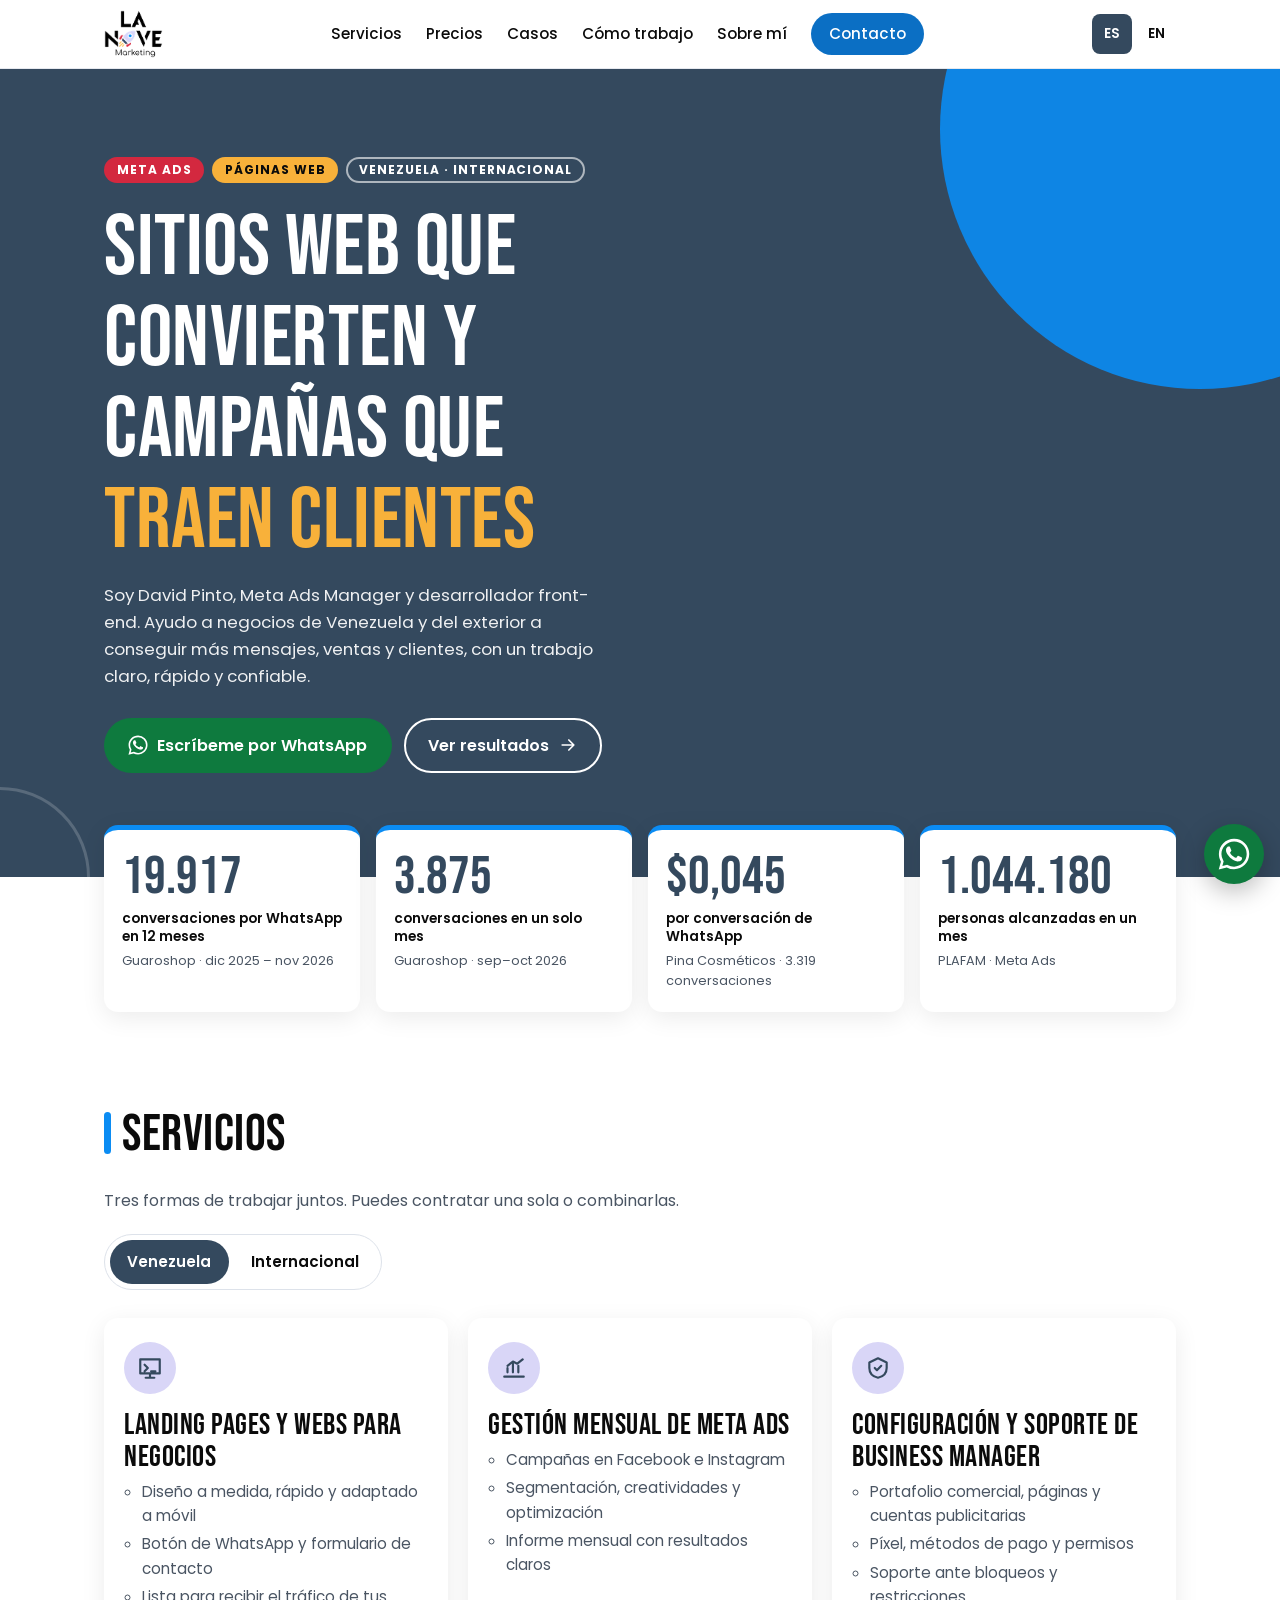
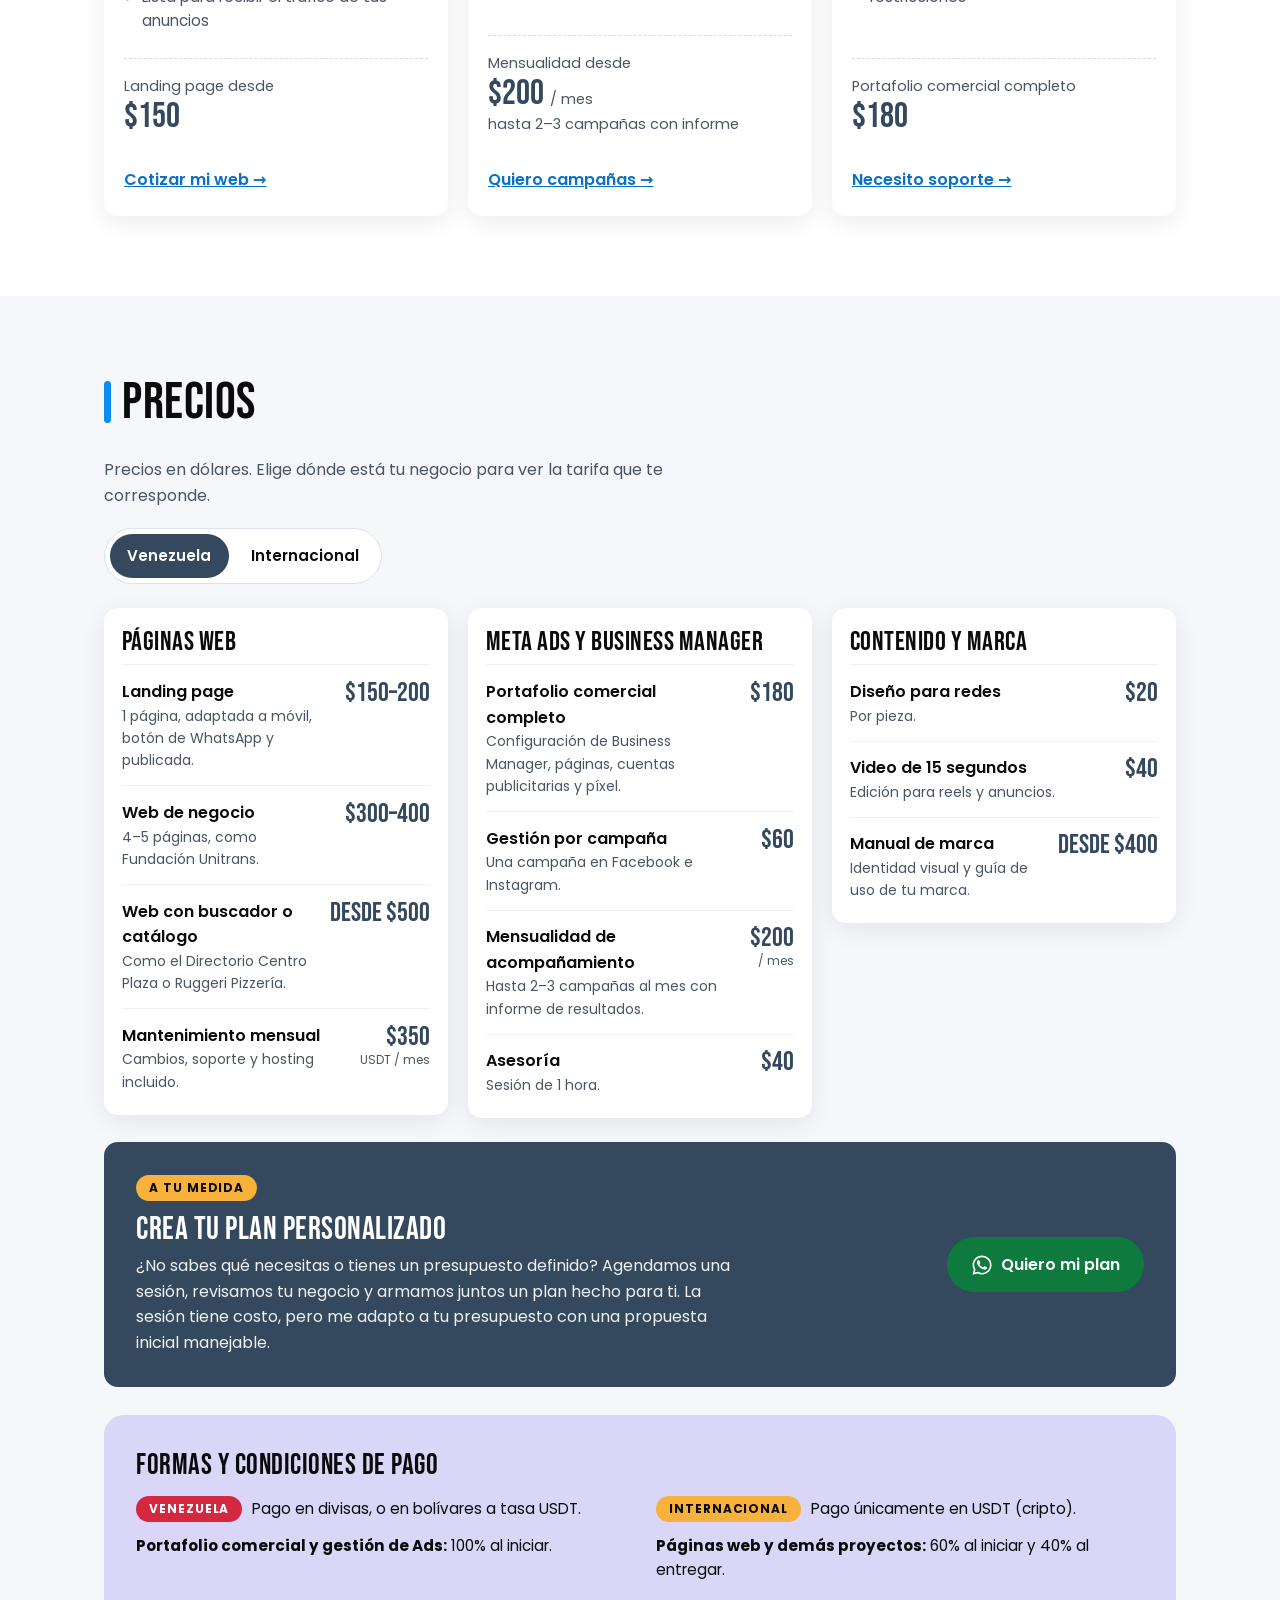
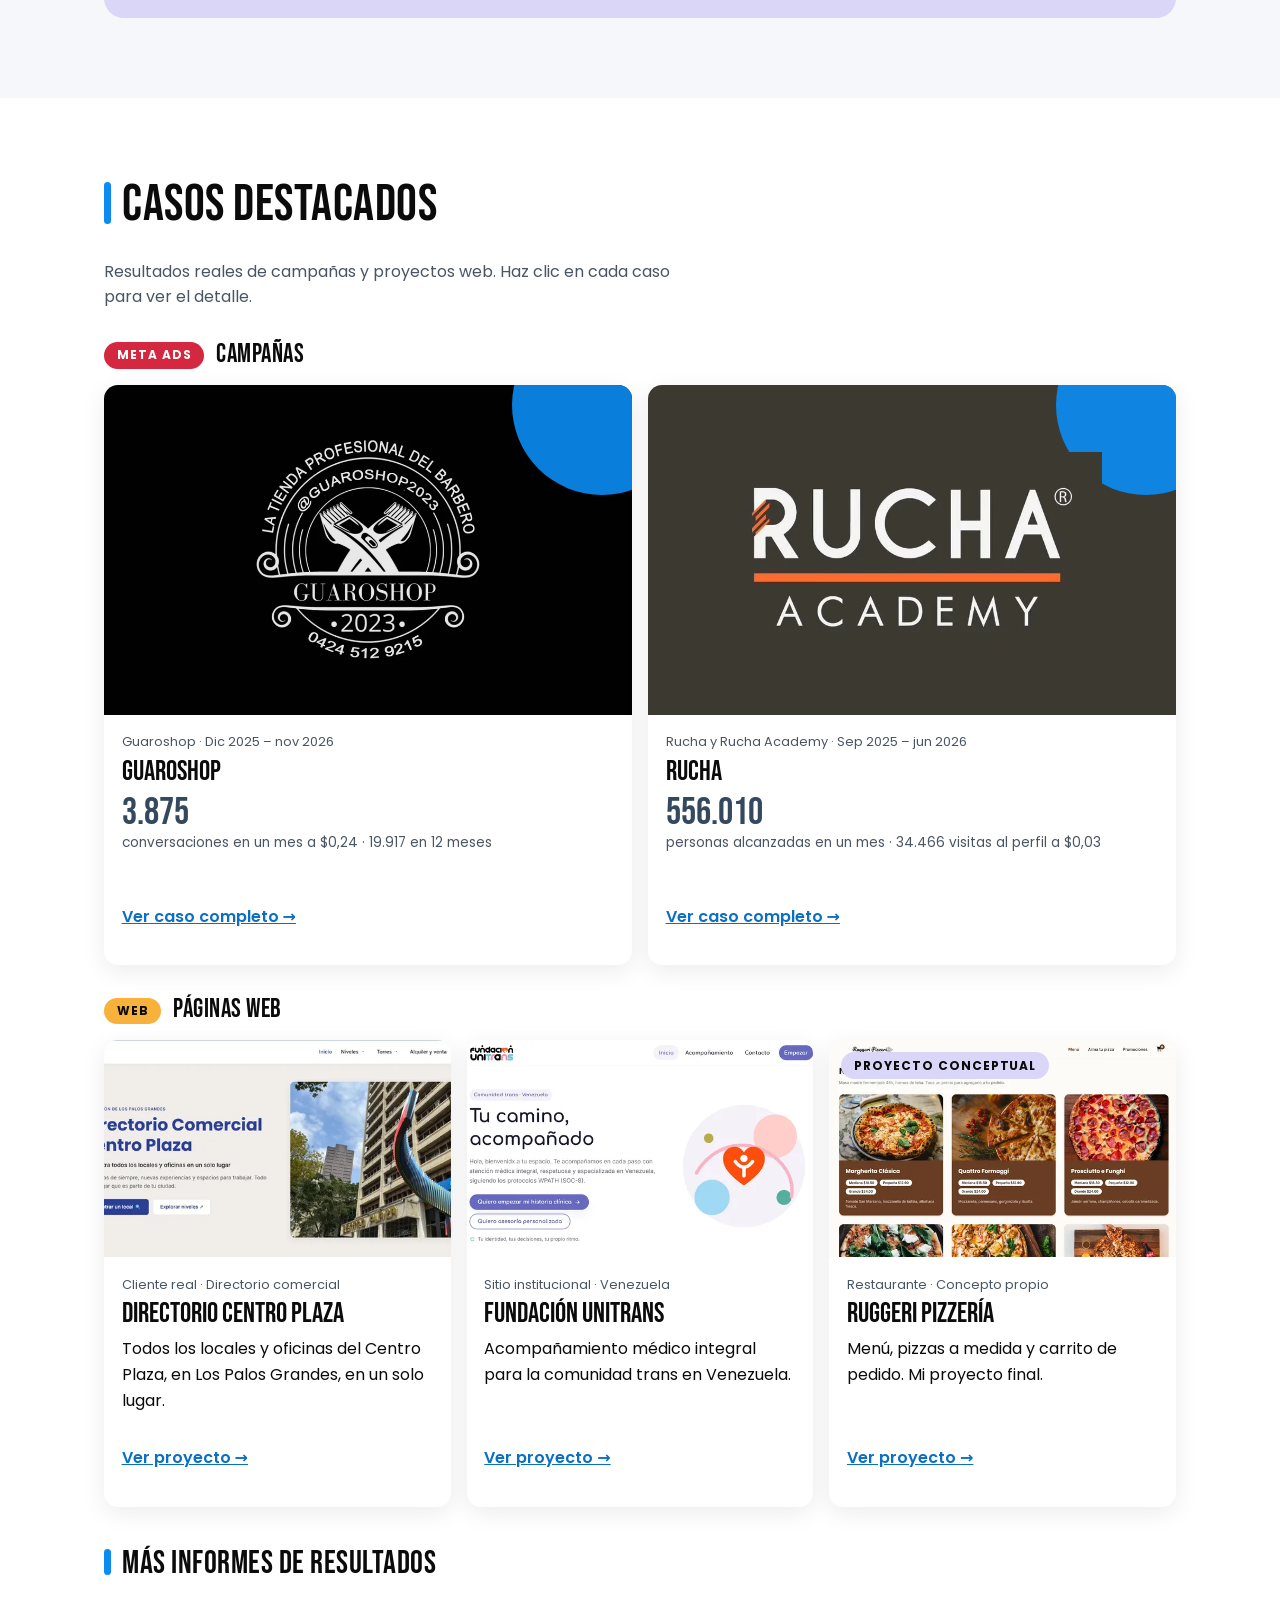
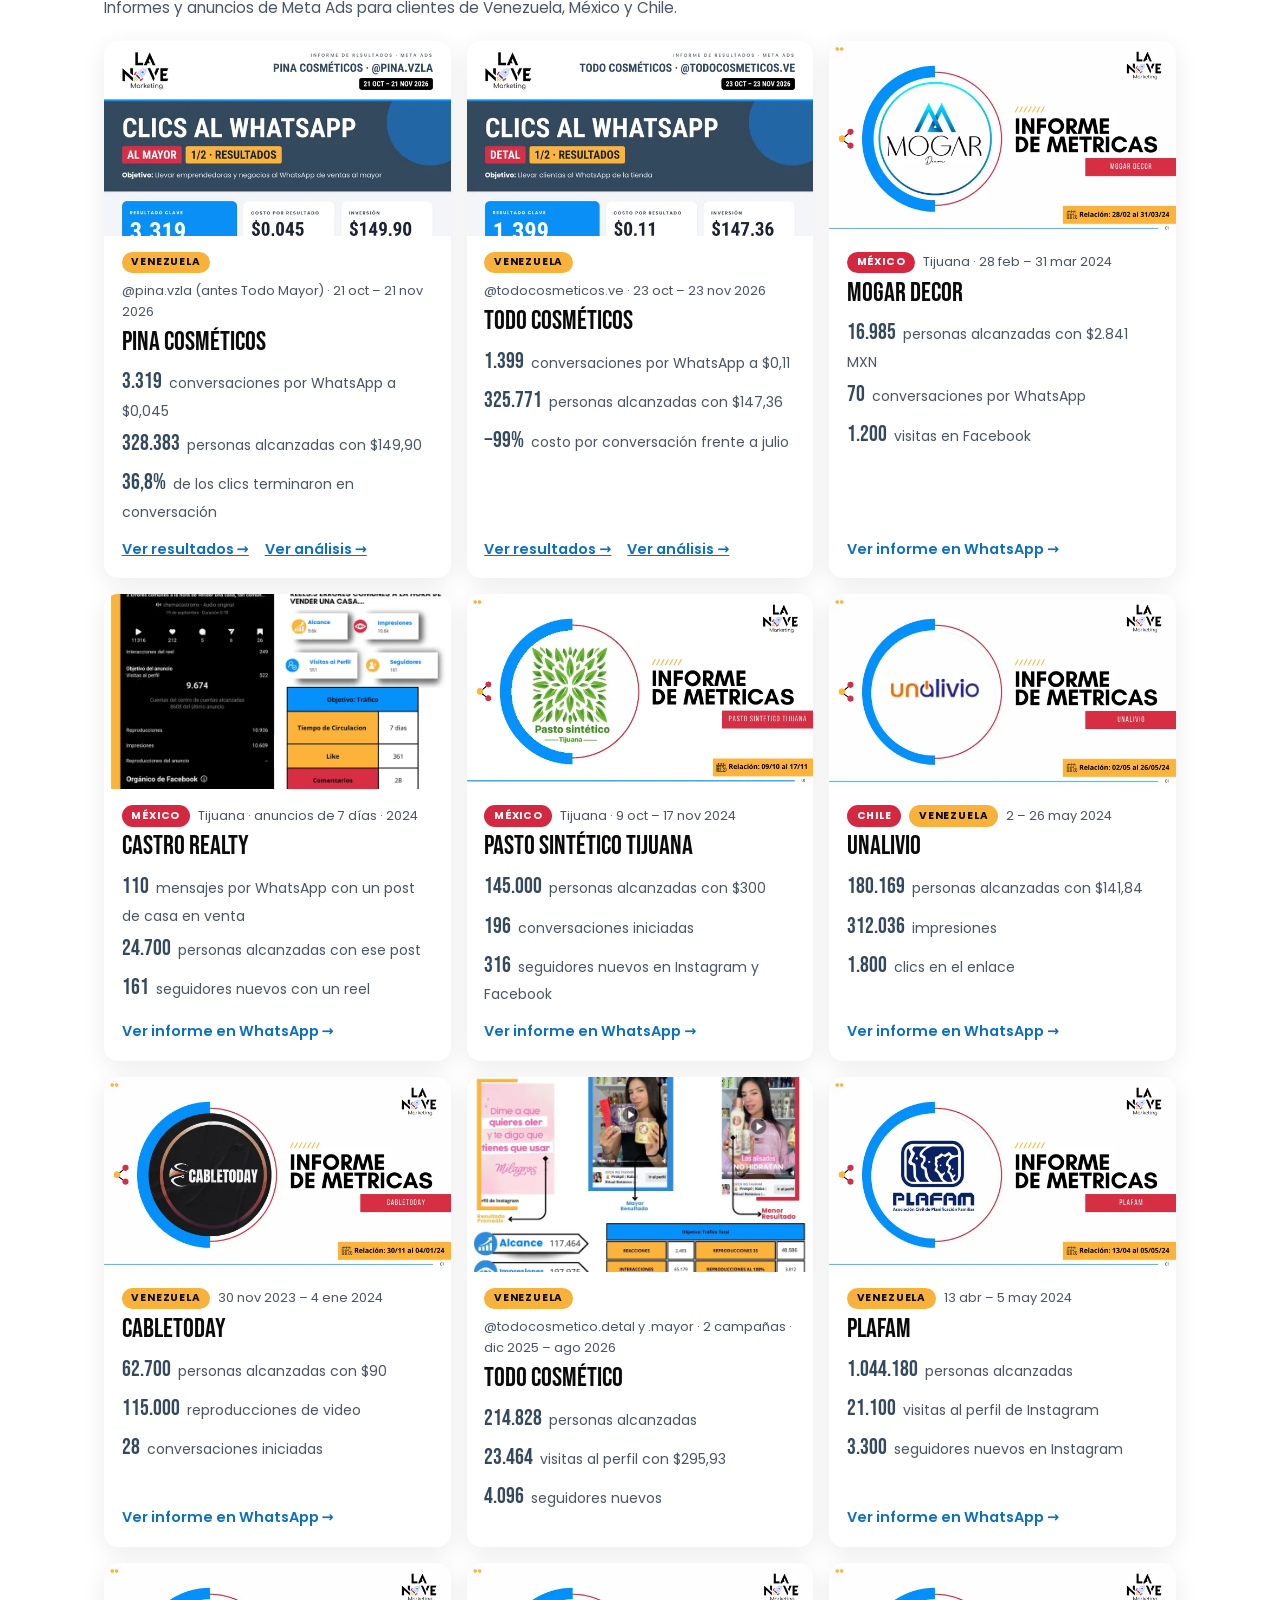
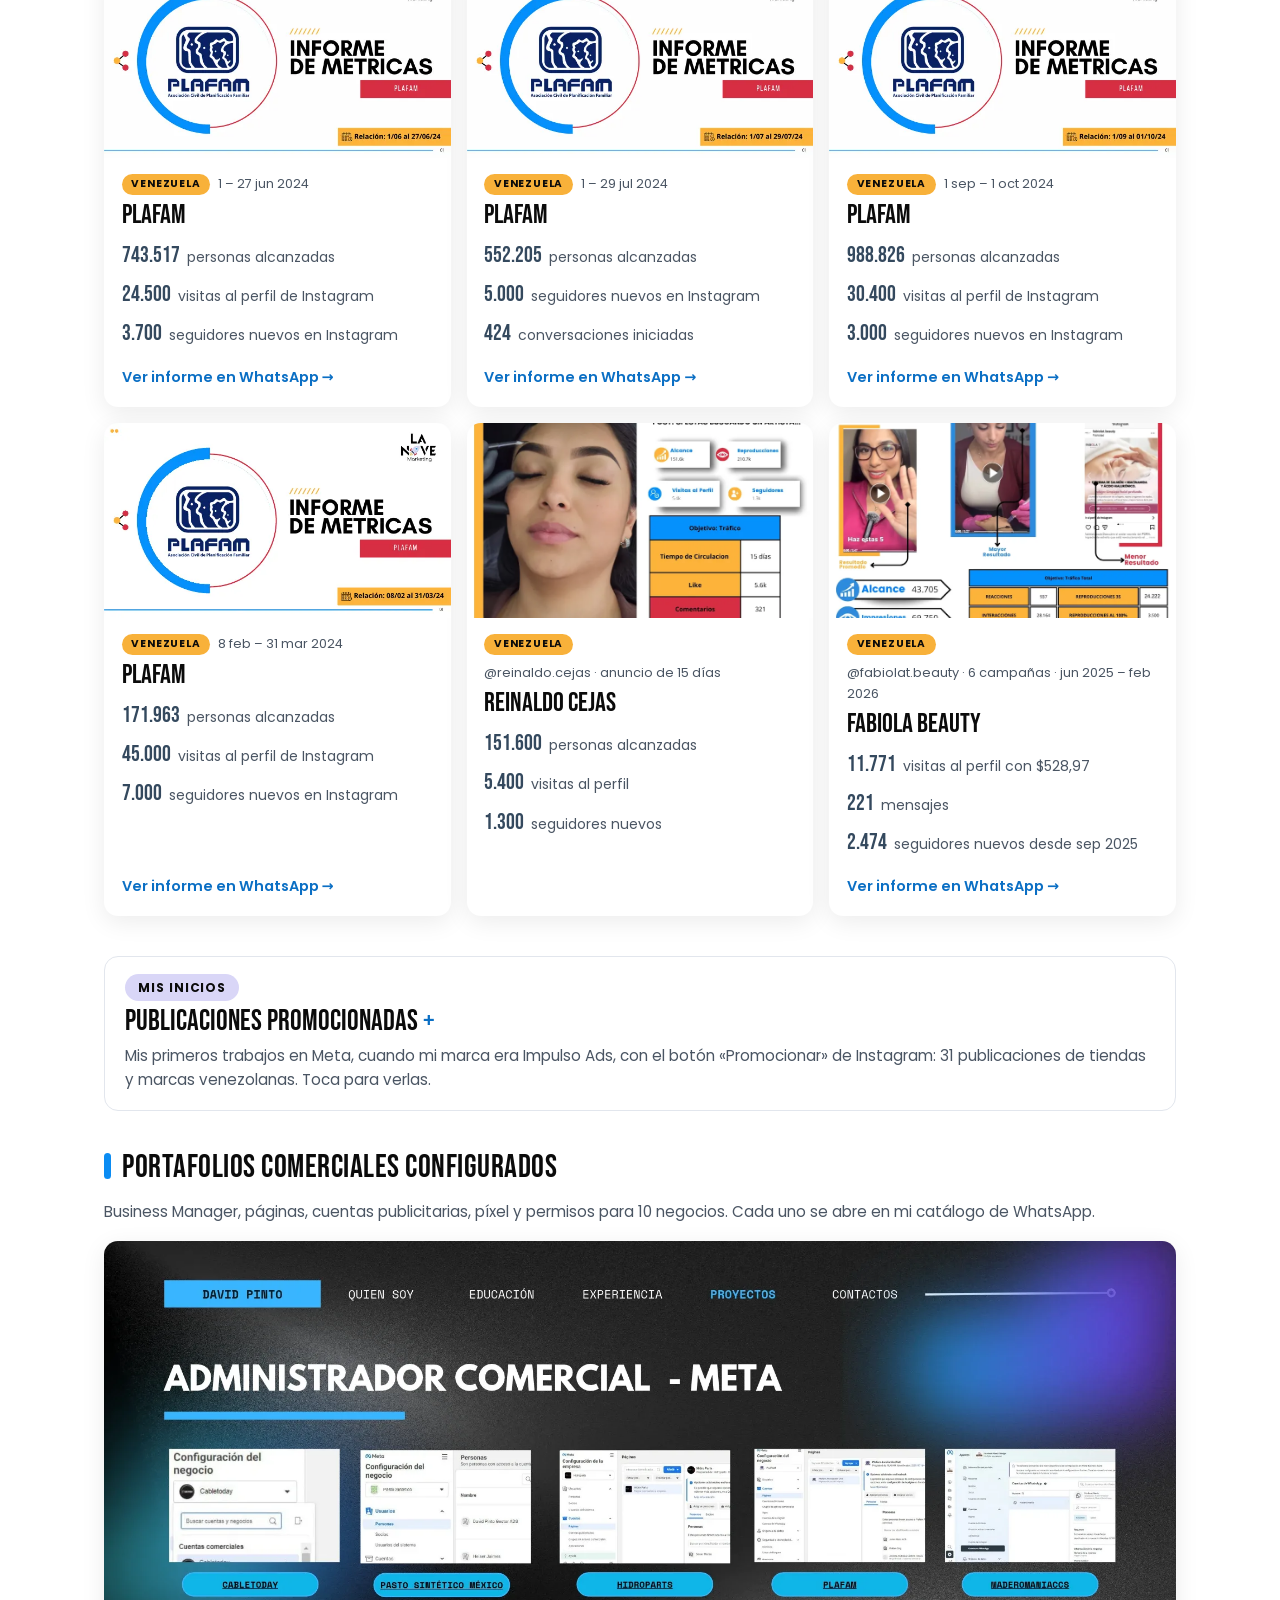
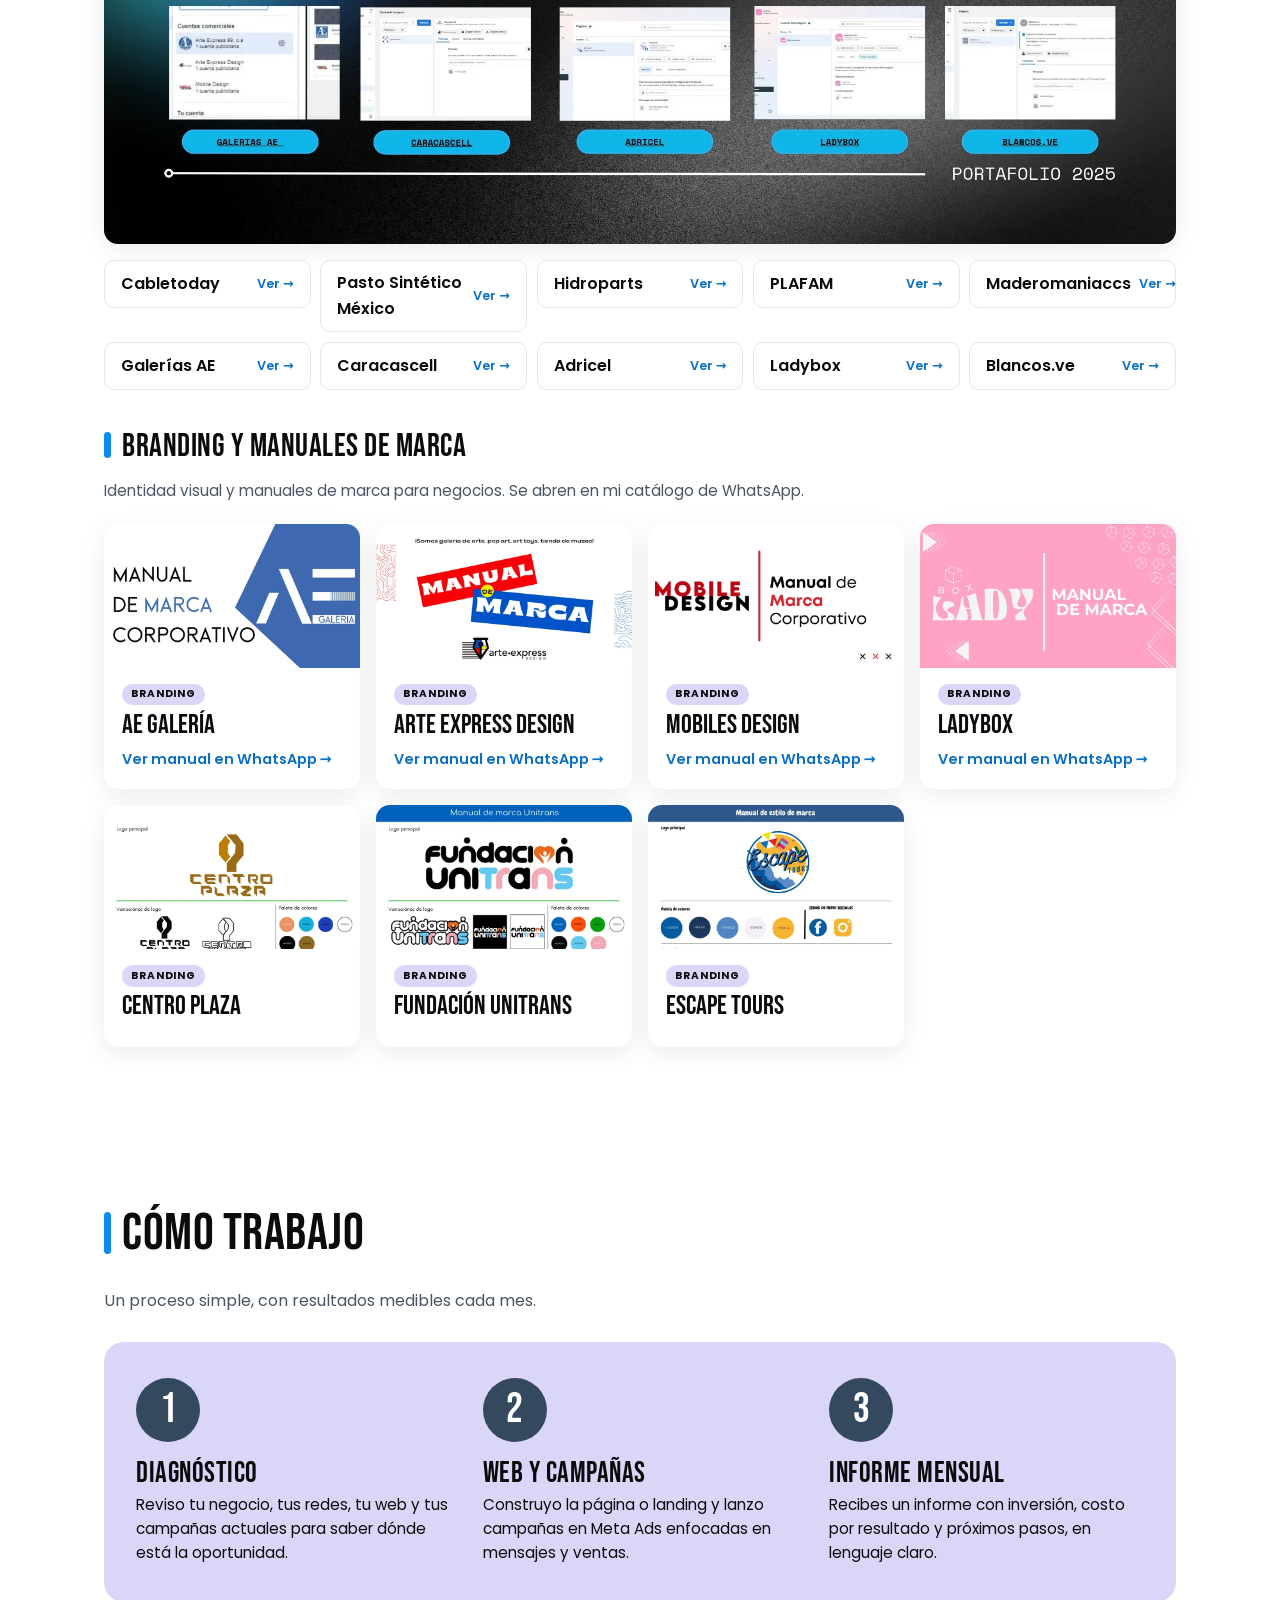
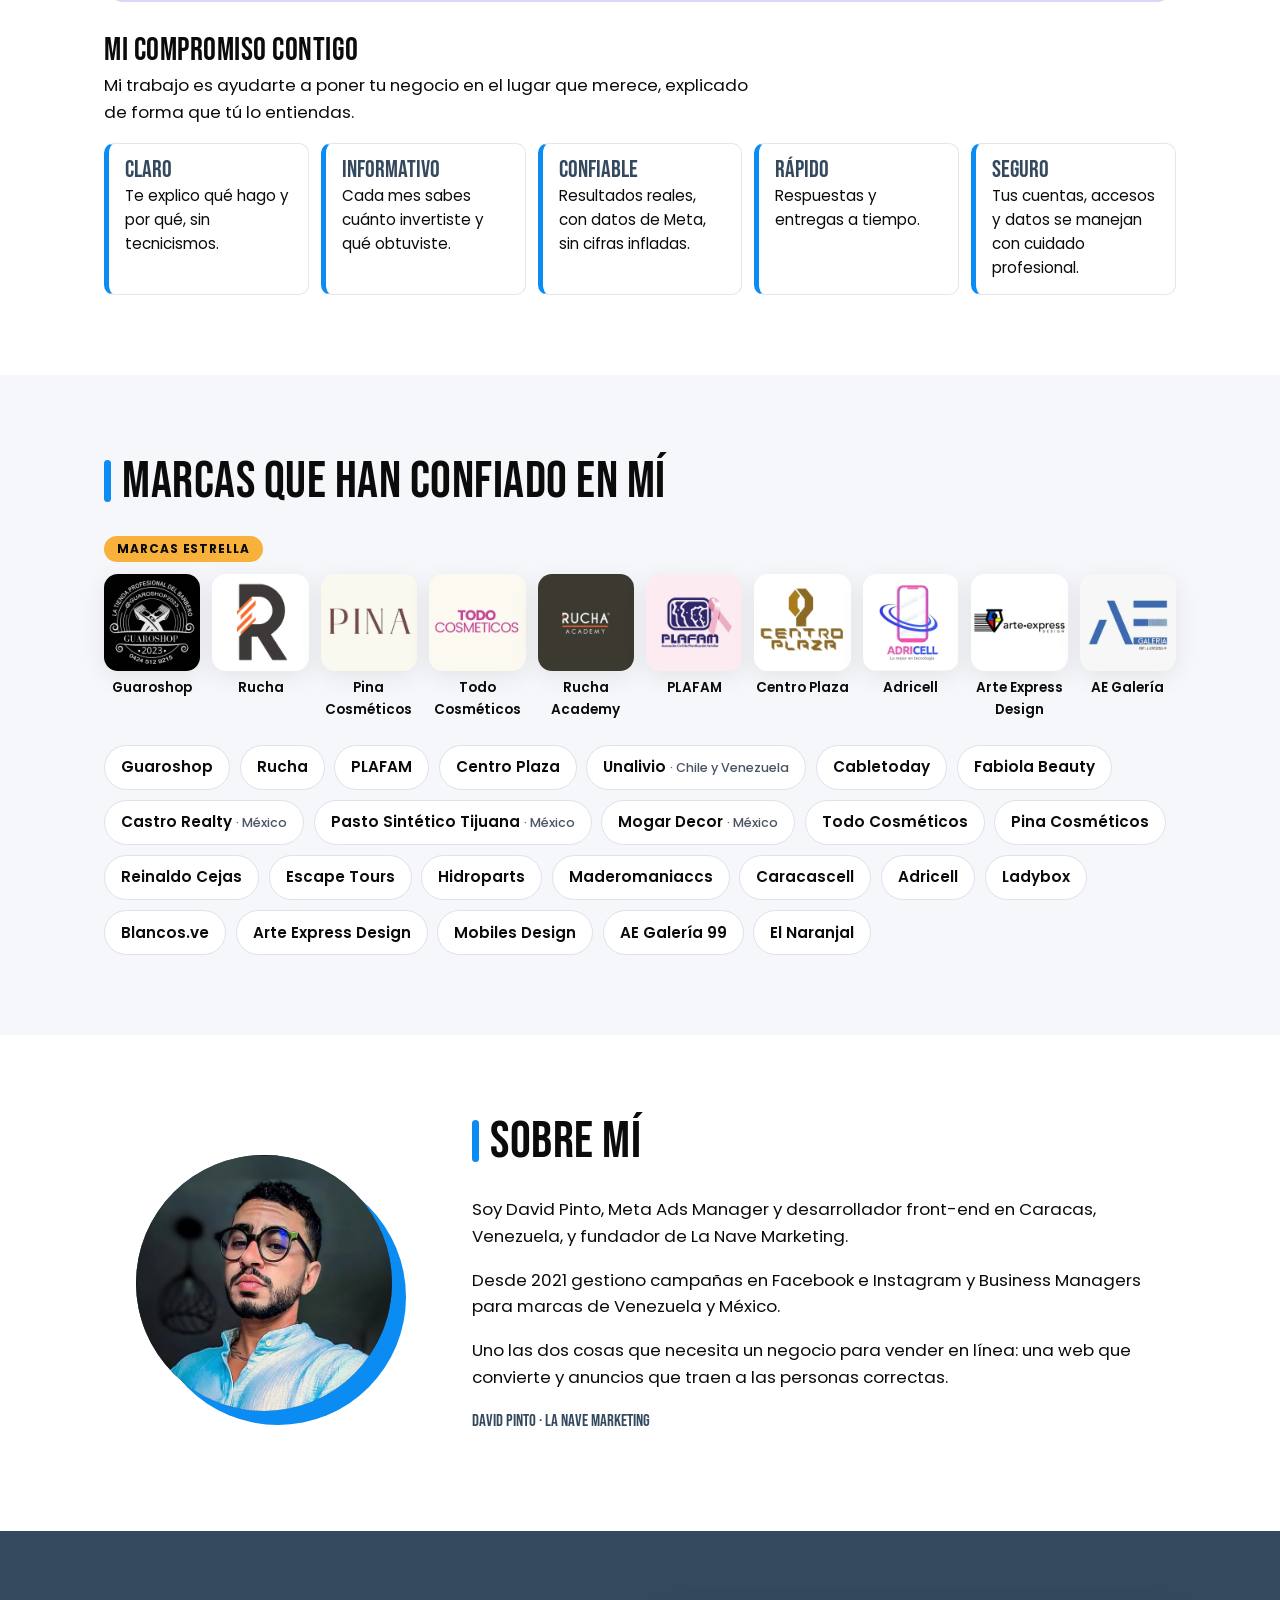
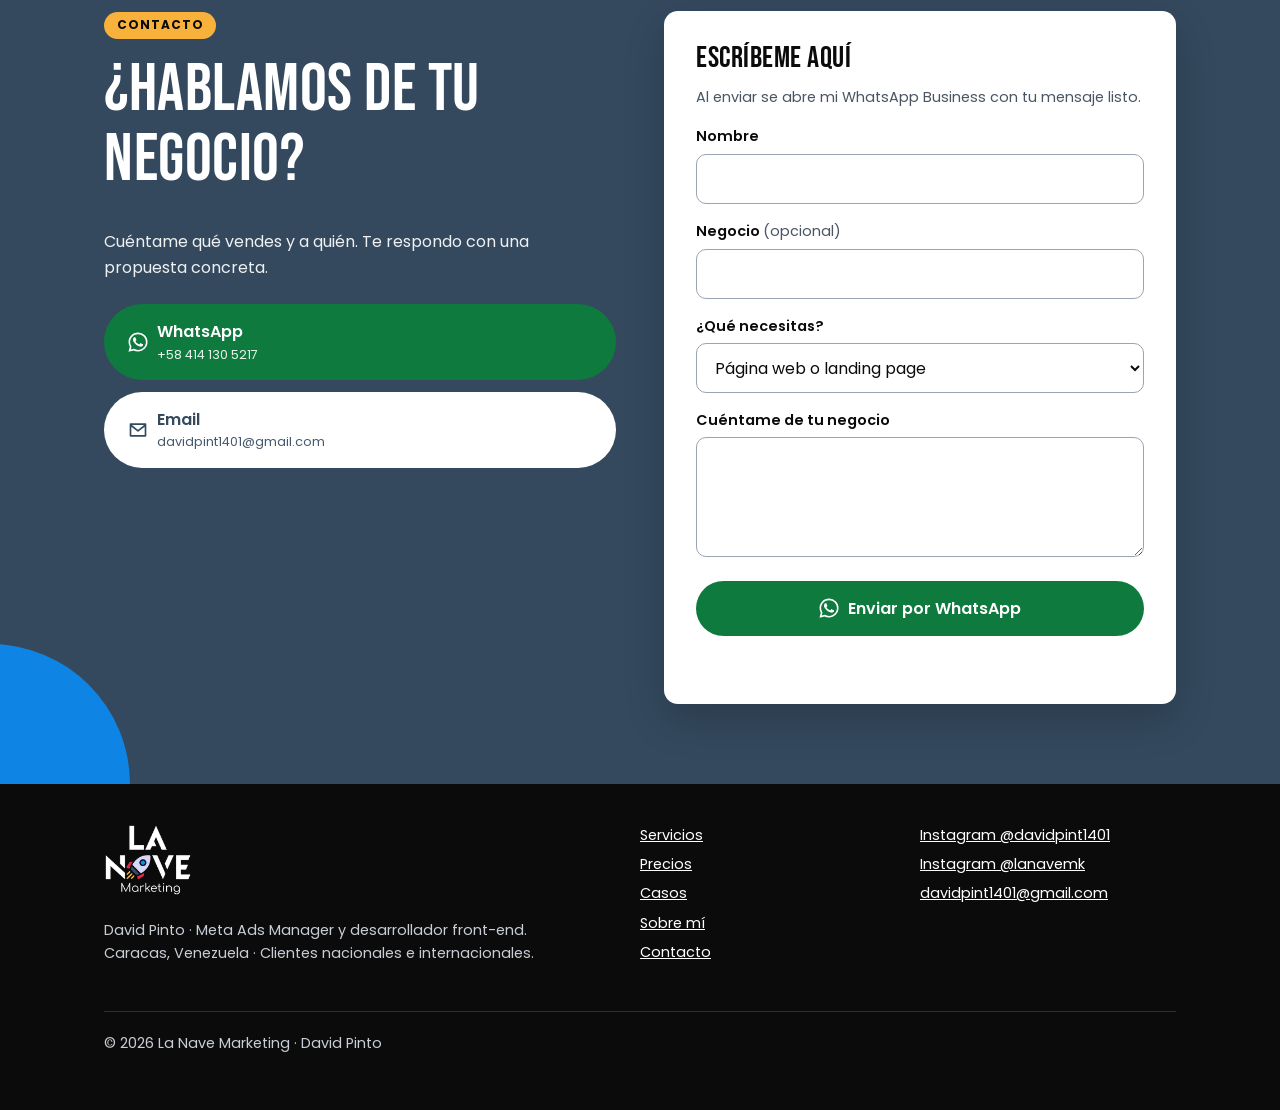
<file: index.html>
<!doctype html>
<html lang="es" data-region="ve">
<head>
  <meta charset="utf-8">
  <meta name="viewport" content="width=device-width, initial-scale=1">
  <title>David Pinto · Meta Ads y páginas web para negocios | La Nave Marketing</title>
  <meta name="description" content="Meta Ads Manager y desarrollador front-end en Caracas. Creo sitios web que convierten y campañas de Meta Ads que traen clientes, para negocios de Venezuela y del exterior.">
  <meta name="theme-color" content="#34495E">

  <link rel="canonical" href="https://[DOMINIO]/">
  <link rel="alternate" hreflang="es" href="https://[DOMINIO]/">
  <link rel="alternate" hreflang="en" href="https://[DOMINIO]/en/">
  <link rel="alternate" hreflang="x-default" href="https://[DOMINIO]/">

  <!-- Open Graph / redes sociales -->
  <meta property="og:type" content="website">
  <meta property="og:locale" content="es_VE">
  <meta property="og:locale:alternate" content="en_US">
  <meta property="og:site_name" content="La Nave Marketing">
  <meta property="og:title" content="Sitios web que convierten y campañas que traen clientes">
  <meta property="og:description" content="David Pinto · Meta Ads Manager y desarrollador front-end. 19.917 conversaciones por WhatsApp en 12 meses para Guaroshop y conversaciones desde $0,045.">
  <meta property="og:url" content="https://[DOMINIO]/">
  <meta property="og:image" content="https://[DOMINIO]/assets/img/og-image.jpg">
  <meta property="og:image:width" content="1200">
  <meta property="og:image:height" content="630">
  <meta name="twitter:card" content="summary_large_image">

  <link rel="icon" href="/assets/favicon/favicon.ico" sizes="any">
  <link rel="icon" type="image/png" sizes="32x32" href="/assets/favicon/favicon-32.png">
  <link rel="apple-touch-icon" href="/assets/favicon/apple-touch-icon.png">

  <link rel="preload" as="font" type="font/woff2" href="/assets/fonts/bebas-neue-400-latin.woff2" crossorigin>
  <link rel="preload" as="font" type="font/woff2" href="/assets/fonts/poppins-400-latin.woff2" crossorigin>
  <link rel="stylesheet" href="/assets/css/styles.css">

  <script type="application/ld+json">
  {
    "@context": "https://schema.org",
    "@type": "ProfessionalService",
    "name": "La Nave Marketing · David Pinto",
    "description": "Gestión de Meta Ads, páginas web y landing pages, y configuración de Business Manager para negocios.",
    "url": "https://[DOMINIO]/",
    "logo": "https://[DOMINIO]/assets/img/logos/lanave-color-240.webp",
    "image": "https://[DOMINIO]/assets/img/og-image.jpg",
    "telephone": "+58 414 130 5217",
    "email": "davidpint1401@gmail.com",
    "address": {
      "@type": "PostalAddress",
      "addressLocality": "Caracas",
      "addressCountry": "VE"
    },
    "areaServed": ["VE", "MX", "Worldwide"],
    "founder": { "@type": "Person", "name": "David Pinto", "jobTitle": "Meta Ads Manager y desarrollador front-end" },
    "sameAs": ["https://www.instagram.com/davidpint1401/", "https://www.instagram.com/lanavemk/"],
    "knowsLanguage": ["es", "en"],
    "priceRange": "USD 20 – 1.000+",
    "currenciesAccepted": "USD, USDT, VES",
    "paymentAccepted": "USD, USDT, bolívares a tasa USDT"
  }
  </script>

  <!-- ============================================================
       PÍXEL DE META · desactivado. Para activarlo: quita los
       comentarios y reemplaza [PIXEL_ID] por el ID de tu píxel.
  <script>
    !function(f,b,e,v,n,t,s){if(f.fbq)return;n=f.fbq=function(){n.callMethod?
    n.callMethod.apply(n,arguments):n.queue.push(arguments)};if(!f._fbq)f._fbq=n;
    n.push=n;n.loaded=!0;n.version='2.0';n.queue=[];t=b.createElement(e);t.async=!0;
    t.src=v;s=b.getElementsByTagName(e)[0];s.parentNode.insertBefore(t,s)}(window,
    document,'script','https://connect.facebook.net/en_US/fbevents.js');
    fbq('init', '[PIXEL_ID]');
    fbq('track', 'PageView');
  </script>
       ============================================================ -->

  <!-- ============================================================
       GOOGLE ANALYTICS 4 · desactivado. Para activarlo: quita los
       comentarios y reemplaza [GA_ID] (formato G-XXXXXXX).
  <script async src="https://www.googletagmanager.com/gtag/js?id=[GA_ID]"></script>
  <script>
    window.dataLayer = window.dataLayer || [];
    function gtag(){dataLayer.push(arguments);}
    gtag('js', new Date());
    gtag('config', '[GA_ID]');
  </script>
       ============================================================ -->

  <script>document.documentElement.classList.add('js', 'geo-pending')</script>
  <script src="/assets/js/main.js" defer></script>

  <!-- Vercel Web Analytics -->
  <script defer src="https://cdn.vercel-insights.com/v1/script.js"></script>
</head>
<body>
  <!-- Iconos reutilizables -->
  <svg width="0" height="0" style="position:absolute" aria-hidden="true" focusable="false">
    <symbol id="i-whatsapp" viewBox="0 0 24 24"><path fill="currentColor" d="M17.47 14.38c-.3-.15-1.76-.87-2.03-.97-.27-.1-.47-.15-.67.15-.2.3-.77.97-.94 1.17-.17.2-.35.22-.65.07-.3-.15-1.26-.46-2.4-1.48-.89-.79-1.49-1.77-1.66-2.07-.17-.3-.02-.46.13-.61.13-.13.3-.35.45-.52.15-.17.2-.3.3-.5.1-.2.05-.37-.03-.52-.07-.15-.67-1.62-.92-2.22-.24-.58-.49-.5-.67-.51h-.57c-.2 0-.52.07-.79.37-.27.3-1.04 1.02-1.04 2.48s1.07 2.88 1.21 3.08c.15.2 2.1 3.2 5.08 4.49.71.31 1.26.49 1.69.62.71.23 1.36.2 1.87.12.57-.08 1.76-.72 2.01-1.41.25-.7.25-1.29.17-1.41-.07-.13-.27-.2-.57-.35zM12.05 21.5h-.01a9.46 9.46 0 0 1-4.82-1.32l-.35-.21-3.58.94.96-3.49-.23-.36a9.43 9.43 0 0 1-1.45-5.03c0-5.22 4.25-9.47 9.48-9.47a9.4 9.4 0 0 1 6.7 2.78 9.4 9.4 0 0 1 2.77 6.7c0 5.22-4.25 9.46-9.47 9.46zm8.06-17.53A11.33 11.33 0 0 0 12.05.63C5.77.63.66 5.74.66 12.02c0 2.01.52 3.97 1.52 5.7L.56 23.63l6.04-1.58a11.36 11.36 0 0 0 5.44 1.39h.01c6.28 0 11.39-5.11 11.39-11.39 0-3.04-1.18-5.9-3.33-8.05z"/></symbol>
    <symbol id="i-mail" viewBox="0 0 24 24"><path fill="none" stroke="currentColor" stroke-width="2" stroke-linecap="round" stroke-linejoin="round" d="M3 5h18v14H3zM3 6l9 7 9-7"/></symbol>
    <symbol id="i-calendar" viewBox="0 0 24 24"><path fill="none" stroke="currentColor" stroke-width="2" stroke-linecap="round" stroke-linejoin="round" d="M4 5h16v15H4zM4 10h16M9 3v4M15 3v4"/></symbol>
    <symbol id="i-arrow" viewBox="0 0 24 24"><path fill="none" stroke="currentColor" stroke-width="2" stroke-linecap="round" stroke-linejoin="round" d="M5 12h14M13 6l6 6-6 6"/></symbol>
  </svg>

  <a class="skip-link" href="#contenido">Saltar al contenido</a>

  <header class="site-header">
    <div class="container site-header__inner">
      <a class="brand" href="/" aria-label="La Nave Marketing · inicio">
        <img src="/assets/img/logos/lanave-color-128.webp" alt="La Nave Marketing" width="59" height="48">
      </a>

      <nav class="lang-switch" aria-label="Idioma">
        <span aria-current="true" lang="es">ES</span>
        <a href="/en/" hreflang="en" lang="en" aria-label="EN · English version">EN</a>
      </nav>

      <button class="nav-toggle" type="button" aria-expanded="false" aria-controls="menu" aria-label="Abrir menú">
        <svg viewBox="0 0 24 24" aria-hidden="true"><path fill="none" stroke="currentColor" stroke-width="2" stroke-linecap="round" d="M4 7h16M4 12h16M4 17h16"/></svg>
      </button>

      <nav class="site-nav" id="menu" aria-label="Principal">
        <ul>
          <li><a href="#servicios">Servicios</a></li>
          <li><a href="#precios">Precios</a></li>
          <li><a href="#casos">Casos</a></li>
          <li><a href="#como-trabajo">Cómo trabajo</a></li>
          <li><a href="#sobre-mi">Sobre mí</a></li>
          <li><a class="btn btn--primary nav-cta" href="#contacto">Contacto</a></li>
        </ul>
      </nav>
    </div>
  </header>

  <main id="contenido" tabindex="-1">

    <!-- 1. HERO -->
    <section class="band hero" aria-labelledby="hero-title">
      <div class="container">
        <div class="hero__pills">
          <span class="pill">Meta Ads</span>
          <span class="pill pill--orange">Páginas web</span>
          <span class="pill pill--outline">Venezuela · Internacional</span>
        </div>
        <h1 id="hero-title">Sitios web que convierten y campañas que <span class="accent">traen clientes</span></h1>
        <p class="hero__lead">Soy David Pinto, Meta Ads Manager y desarrollador front-end. Ayudo a negocios de Venezuela y del exterior a conseguir más mensajes, ventas y clientes, con un trabajo claro, rápido y confiable.</p>
        <div class="hero__actions">
          <a class="btn btn--whatsapp" href="https://wa.me/584141305217?text=Hola%20David%2C%20vi%20tu%20web%20y%20quiero%20m%C3%A1s%20clientes%20para%20mi%20negocio." target="_blank" rel="noopener">
            <svg aria-hidden="true"><use href="#i-whatsapp"/></svg>
            Escríbeme por WhatsApp
          </a>
          <a class="btn btn--ghost" href="#casos">
            Ver resultados
            <svg aria-hidden="true"><use href="#i-arrow"/></svg>
          </a>
        </div>
      </div>
    </section>

    <!-- 2. FRANJA DE CIFRAS -->
    <section class="stats" aria-label="Resultados en cifras">
      <div class="container">
        <ul class="stats__grid">
          <li class="kpi">
            <span class="kpi__value">19.917</span>
            <span class="kpi__label">conversaciones por WhatsApp en 12 meses</span>
            <span class="kpi__source">Guaroshop · dic 2025 – nov 2026</span>
          </li>
          <li class="kpi">
            <span class="kpi__value">3.875</span>
            <span class="kpi__label">conversaciones en un solo mes</span>
            <span class="kpi__source">Guaroshop · sep–oct 2026</span>
          </li>
          <li class="kpi">
            <span class="kpi__value">$0,045</span>
            <span class="kpi__label">por conversación de WhatsApp</span>
            <span class="kpi__source">Pina Cosméticos · 3.319 conversaciones</span>
          </li>
          <li class="kpi">
            <span class="kpi__value">1.044.180</span>
            <span class="kpi__label">personas alcanzadas en un mes</span>
            <span class="kpi__source">PLAFAM · Meta Ads</span>
          </li>
        </ul>
      </div>
    </section>

    <!-- 3. SERVICIOS -->
    <section class="section" id="servicios" aria-labelledby="servicios-title">
      <div class="container">
        <h2 class="section-title" id="servicios-title">Servicios</h2>
        <p class="section-lead">Tres formas de trabajar juntos. Puedes contratar una sola o combinarlas.</p>
        <div class="region-switch" role="group" aria-label="Ver precios para">
          <button type="button" data-set-region="ve" aria-pressed="true">Venezuela</button>
          <button type="button" data-set-region="int" aria-pressed="false">Internacional</button>
        </div>

        <ul class="cards">
          <li class="card">
            <span class="card__icon" aria-hidden="true">
              <svg viewBox="0 0 24 24"><path fill="none" stroke="currentColor" stroke-width="2" stroke-linecap="round" stroke-linejoin="round" d="M3 4h18v13H3zM8 21h8M12 17v4M7 9l3 3-3 3M13 15h4"/></svg>
            </span>
            <h3>Landing pages y webs para negocios</h3>
            <ul>
              <li>Diseño a medida, rápido y adaptado a móvil</li>
              <li>Botón de WhatsApp y formulario de contacto</li>
              <li>Lista para recibir el tráfico de tus anuncios</li>
            </ul>
            <p class="card__price">Landing page desde <strong><span data-show="ve">$150</span><span data-show="int">$350</span></strong></p>
            <a class="card__cta" href="https://wa.me/584141305217?text=Hola%20David%2C%20quiero%20cotizar%20una%20p%C3%A1gina%20web%20para%20mi%20negocio." target="_blank" rel="noopener">Cotizar mi web →</a>
          </li>
          <li class="card">
            <span class="card__icon" aria-hidden="true">
              <svg viewBox="0 0 24 24"><path fill="none" stroke="currentColor" stroke-width="2" stroke-linecap="round" stroke-linejoin="round" d="M3 20h18M6 16v-4M11 16V8M16 16v-6M20 4l-5 4-4-2-5 4"/></svg>
            </span>
            <h3>Gestión mensual de Meta Ads</h3>
            <ul>
              <li>Campañas en Facebook e Instagram</li>
              <li>Segmentación, creatividades y optimización</li>
              <li>Informe mensual con resultados claros</li>
            </ul>
            <p class="card__price">Mensualidad desde <strong><span data-show="ve">$200</span><span data-show="int">$350</span> <small>/ mes</small></strong> hasta 2–3 campañas con informe</p>
            <a class="card__cta" href="https://wa.me/584141305217?text=Hola%20David%2C%20quiero%20informaci%C3%B3n%20sobre%20la%20gesti%C3%B3n%20mensual%20de%20Meta%20Ads." target="_blank" rel="noopener">Quiero campañas →</a>
          </li>
          <li class="card">
            <span class="card__icon" aria-hidden="true">
              <svg viewBox="0 0 24 24"><path fill="none" stroke="currentColor" stroke-width="2" stroke-linecap="round" stroke-linejoin="round" d="M12 3l8 4v5c0 5-3.5 8-8 9-4.5-1-8-4-8-9V7zM9 12l2 2 4-4"/></svg>
            </span>
            <h3>Configuración y soporte de Business Manager</h3>
            <ul>
              <li>Portafolio comercial, páginas y cuentas publicitarias</li>
              <li>Píxel, métodos de pago y permisos</li>
              <li>Soporte ante bloqueos y restricciones</li>
            </ul>
            <p class="card__price">Portafolio comercial completo <strong><span data-show="ve">$180</span><span data-show="int">$250</span></strong></p>
            <a class="card__cta" href="https://wa.me/584141305217?text=Hola%20David%2C%20necesito%20ayuda%20con%20mi%20Business%20Manager." target="_blank" rel="noopener">Necesito soporte →</a>
          </li>
        </ul>
      </div>
    </section>

    <!-- 3b. PRECIOS -->
    <section class="section section--tint" id="precios" aria-labelledby="precios-title">
      <div class="container">
        <h2 class="section-title" id="precios-title">Precios</h2>
        <p class="section-lead">Precios en dólares. Elige dónde está tu negocio para ver la tarifa que te corresponde.</p>
        <div class="region-switch" role="group" aria-label="Ver precios para">
          <button type="button" data-set-region="ve" aria-pressed="true">Venezuela</button>
          <button type="button" data-set-region="int" aria-pressed="false">Internacional</button>
        </div>
        <div class="price-groups">
          <div class="price-group">
            <h3>Páginas web</h3>
            <ul class="price-list">
              <li>
                <div><h4>Landing page</h4><p>1 página, adaptada a móvil, botón de WhatsApp y publicada.</p></div>
                <p class="price-list__price"><span data-show="ve">$150–200</span><span data-show="int">$350</span></p>
              </li>
              <li>
                <div><h4>Web de negocio</h4><p>4–5 páginas, como Fundación Unitrans.</p></div>
                <p class="price-list__price"><span data-show="ve">$300–400</span><span data-show="int">$700</span></p>
              </li>
              <li>
                <div><h4>Web con buscador o catálogo</h4><p>Como el Directorio Centro Plaza o Ruggeri Pizzería.</p></div>
                <p class="price-list__price"><span data-show="ve">desde $500</span><span data-show="int">desde $1.000</span></p>
              </li>
              <li>
                <div><h4>Mantenimiento mensual</h4><p>Cambios, soporte y hosting incluido.</p></div>
                <p class="price-list__price">$350 <small>USDT / mes</small></p>
              </li>
            </ul>
          </div>
          <div class="price-group">
            <h3>Meta Ads y Business Manager</h3>
            <ul class="price-list">
              <li>
                <div><h4>Portafolio comercial completo</h4><p>Configuración de Business Manager, páginas, cuentas publicitarias y píxel.</p></div>
                <p class="price-list__price"><span data-show="ve">$180</span><span data-show="int">$250</span></p>
              </li>
              <li>
                <div><h4>Gestión por campaña</h4><p>Una campaña en Facebook e Instagram.</p></div>
                <p class="price-list__price"><span data-show="ve">$60</span><span data-show="int">$120</span></p>
              </li>
              <li>
                <div><h4>Mensualidad de acompañamiento</h4><p>Hasta 2–3 campañas al mes con informe de resultados.</p></div>
                <p class="price-list__price"><span data-show="ve">$200</span><span data-show="int">$350</span> <small>/ mes</small></p>
              </li>
              <li>
                <div><h4>Asesoría</h4><p>Sesión de 1 hora.</p></div>
                <p class="price-list__price"><span data-show="ve">$40</span><span data-show="int">$60</span></p>
              </li>
            </ul>
          </div>
          <div class="price-group">
            <h3>Contenido y marca</h3>
            <ul class="price-list">
              <li>
                <div><h4>Diseño para redes</h4><p>Por pieza.</p></div>
                <p class="price-list__price"><span data-show="ve">$20</span><span data-show="int">$35 <small>· paquete de 5 por $150</small></span></p>
              </li>
              <li>
                <div><h4>Video de 15 segundos</h4><p>Edición para reels y anuncios.</p></div>
                <p class="price-list__price"><span data-show="ve">$40</span><span data-show="int">$80</span></p>
              </li>
              <li>
                <div><h4>Manual de marca</h4><p>Identidad visual y guía de uso de tu marca.</p></div>
                <p class="price-list__price"><span data-show="ve">desde $400</span><span data-show="int">desde $600</span></p>
              </li>
            </ul>
          </div>
        </div>

        <div class="custom-plan" aria-labelledby="plan-title">
          <div>
            <span class="pill pill--orange">A tu medida</span>
            <h3 id="plan-title">Crea tu plan personalizado</h3>
            <p>¿No sabes qué necesitas o tienes un presupuesto definido? Agendamos una sesión, revisamos tu negocio y armamos juntos un plan hecho para ti. La sesión tiene costo, pero me adapto a tu presupuesto con una propuesta inicial manejable.</p>
          </div>
          <a class="btn btn--whatsapp" href="https://wa.me/584141305217?text=Hola%20David%2C%20quiero%20crear%20un%20plan%20personalizado%20para%20mi%20negocio." target="_blank" rel="noopener">
            <svg aria-hidden="true"><use href="#i-whatsapp"/></svg>
            Quiero mi plan
          </a>
        </div>

        <div class="steps payment" aria-labelledby="pagos-title">
          <h3 id="pagos-title">Formas y condiciones de pago</h3>
          <ul>
            <li><span class="pill">Venezuela</span> Pago en divisas, o en bolívares a tasa USDT.</li>
            <li><span class="pill pill--orange">Internacional</span> Pago únicamente en USDT (cripto).</li>
            <li><strong>Portafolio comercial y gestión de Ads:</strong> 100% al iniciar.</li>
            <li><strong>Páginas web y demás proyectos:</strong> 60% al iniciar y 40% al entregar.</li>
          </ul>
        </div>
      </div>
    </section>

    <!-- 4. CASOS DESTACADOS -->
    <section class="section" id="casos" aria-labelledby="casos-title">
      <div class="container">
        <h2 class="section-title" id="casos-title">Casos destacados</h2>
        <p class="section-lead">Resultados reales de campañas y proyectos web. Haz clic en cada caso para ver el detalle.</p>

        <div class="cases__group">
          <div class="cases__group-head">
            <span class="pill">Meta Ads</span>
            <h3>Campañas</h3>
          </div>
          <ul class="grid-2">
            <li class="case-card">
              <div class="case-card__media cover cover--guaroshop"><img src="/assets/img/clientes/guaroshop.webp" alt="Logo de Guaroshop" width="480" height="480" loading="lazy"></div>
              <div class="case-card__body">
                <p class="case-card__meta">Guaroshop · Dic 2025 – nov 2026</p>
                <h4>Guaroshop</h4>
                <p class="case-card__kpi">3.875 <small>conversaciones en un mes a $0,24 · 19.917 en 12 meses</small></p>
                <p class="case-card__link"><a href="/casos/guaroshop/">Ver caso completo →</a></p>
              </div>
            </li>
            <li class="case-card">
              <div class="case-card__media cover cover--rucha"><img class="cover__wide" src="/assets/img/clientes/rucha-academy-wide.webp" alt="Logo de Rucha Academy" width="640" height="330" loading="lazy"></div>
              <div class="case-card__body">
                <p class="case-card__meta">Rucha y Rucha Academy · Sep 2025 – jun 2026</p>
                <h4>Rucha</h4>
                <p class="case-card__kpi">556.010 <small>personas alcanzadas en un mes · 34.466 visitas al perfil a $0,03</small></p>
                <p class="case-card__link"><a href="/casos/rucha/">Ver caso completo →</a></p>
              </div>
            </li>
          </ul>
        </div>

        <div class="cases__group">
          <div class="cases__group-head">
            <span class="pill pill--orange">Web</span>
            <h3>Páginas web</h3>
          </div>
          <ul class="grid-3">
            <li class="case-card">
              <div class="case-card__media case-card__media--shot"><img src="/assets/img/casos/centro-plaza-640.webp" alt="Página de inicio del Directorio Comercial Centro Plaza" width="640" height="341" loading="lazy"></div>
              <div class="case-card__body">
                <p class="case-card__meta">Cliente real · Directorio comercial</p>
                <h4>Directorio Centro Plaza</h4>
                <p>Todos los locales y oficinas del Centro Plaza, en Los Palos Grandes, en un solo lugar.</p>
                <p class="case-card__link"><a href="/casos/centro-plaza/">Ver proyecto →</a></p>
              </div>
            </li>
            <li class="case-card">
              <div class="case-card__media case-card__media--shot"><img src="/assets/img/casos/fundacion-unitrans-640.webp" alt="Página de inicio de la Fundación Unitrans" width="640" height="389" loading="lazy"></div>
              <div class="case-card__body">
                <p class="case-card__meta">Sitio institucional · Venezuela</p>
                <h4>Fundación Unitrans</h4>
                <p>Acompañamiento médico integral para la comunidad trans en Venezuela.</p>
                <p class="case-card__link"><a href="/casos/fundacion-unitrans/">Ver proyecto →</a></p>
              </div>
            </li>
            <li class="case-card">
              <span class="pill pill--lavender">Proyecto conceptual</span>
              <div class="case-card__media case-card__media--shot"><img src="/assets/img/casos/ruggeri-pizzeria-640.webp" alt="Menú de Ruggeri Pizzería" width="640" height="414" loading="lazy"></div>
              <div class="case-card__body">
                <p class="case-card__meta">Restaurante · Concepto propio</p>
                <h4>Ruggeri Pizzería</h4>
                <p>Menú, pizzas a medida y carrito de pedido. Mi proyecto final.</p>
                <p class="case-card__link"><a href="/casos/ruggeri-pizzeria/">Ver proyecto →</a></p>
              </div>
            </li>
          </ul>
        </div>

        <!-- Informes anteriores: cada tarjeta enlaza al informe en el catálogo de WhatsApp Business.
             Carátula: assets/img/informes/<cliente-año-mes>.webp (portada del PDF, 640×360). -->
        <div class="reports" aria-labelledby="informes-title">
          <h3 class="section-title" id="informes-title" style="font-size:2rem">Más informes de resultados</h3>
          <p class="reports__intro">Informes y anuncios de Meta Ads para clientes de Venezuela, México y Chile.</p>
          <ul class="reports__grid">
            <li class="report">
              <div class="report__inner">
                <a class="report__cover" href="/assets/img/informes/pina-2026-11-resultados.webp" target="_blank" rel="noopener" aria-label="Ver informe de resultados de Pina Cosméticos"><img src="/assets/img/informes/pina-2026-11.webp" alt="Portada del informe de resultados de Pina Cosméticos" width="640" height="360" loading="lazy"></a>
                <div class="report__body">
                  <p class="report__meta"><span class="pill pill--orange">Venezuela</span> @pina.vzla (antes Todo Mayor) · 21 oct – 21 nov 2026</p>
                  <h4>Pina Cosméticos</h4>
                  <ul class="report__kpis"><li><strong>3.319</strong> conversaciones por WhatsApp a $0,045</li><li><strong>328.383</strong> personas alcanzadas con $149,90</li><li><strong>36,8%</strong> de los clics terminaron en conversación</li></ul>
                  <p class="report__links"><a href="/assets/img/informes/pina-2026-11-resultados.webp" target="_blank" rel="noopener">Ver resultados →</a> <a href="/assets/img/informes/pina-2026-11-analisis.webp" target="_blank" rel="noopener">Ver análisis →</a></p>
                </div>
              </div>
            </li>
            <li class="report">
              <div class="report__inner">
                <a class="report__cover" href="/assets/img/informes/todocosmeticos-2026-11-resultados.webp" target="_blank" rel="noopener" aria-label="Ver informe de resultados de Todo Cosméticos"><img src="/assets/img/informes/todocosmeticos-2026-11.webp" alt="Portada del informe de resultados de Todo Cosméticos" width="640" height="360" loading="lazy"></a>
                <div class="report__body">
                  <p class="report__meta"><span class="pill pill--orange">Venezuela</span> @todocosmeticos.ve · 23 oct – 23 nov 2026</p>
                  <h4>Todo Cosméticos</h4>
                  <ul class="report__kpis"><li><strong>1.399</strong> conversaciones por WhatsApp a $0,11</li><li><strong>325.771</strong> personas alcanzadas con $147,36</li><li><strong>−99%</strong> costo por conversación frente a julio</li></ul>
                  <p class="report__links"><a href="/assets/img/informes/todocosmeticos-2026-11-resultados.webp" target="_blank" rel="noopener">Ver resultados →</a> <a href="/assets/img/informes/todocosmeticos-2026-11-analisis.webp" target="_blank" rel="noopener">Ver análisis →</a></p>
                </div>
              </div>
            </li>
            <li class="report">
              <a href="https://wa.me/p/27905666005746012/584141305217" target="_blank" rel="noopener">
                <div class="report__cover"><img src="/assets/img/informes/mogar-decor-2024-03.webp" alt="Portada del informe de métricas de Mogar Decor" width="640" height="360" loading="lazy"></div>
                <div class="report__body">
                  <p class="report__meta"><span class="pill">México</span> Tijuana · 28 feb – 31 mar 2024</p>
                  <h4>Mogar Decor</h4>
                  <ul class="report__kpis"><li><strong>16.985</strong> personas alcanzadas con $2.841 MXN</li><li><strong>70</strong> conversaciones por WhatsApp</li><li><strong>1.200</strong> visitas en Facebook</li></ul>
                  <span class="report__link">Ver informe en WhatsApp →</span>
                </div>
              </a>
            </li>
            <li class="report">
              <a href="https://wa.me/p/6757289584387143/584141305217" target="_blank" rel="noopener">
                <div class="report__cover report__cover--square"><img src="/assets/img/informes/castro-realty-reel.webp" alt="Resultados del anuncio de Castro Realty" width="800" height="800" loading="lazy"></div>
                <div class="report__body">
                  <p class="report__meta"><span class="pill">México</span> Tijuana · anuncios de 7 días · 2024</p>
                  <h4>Castro Realty</h4>
                  <ul class="report__kpis"><li><strong>110</strong> mensajes por WhatsApp con un post de casa en venta</li><li><strong>24.700</strong> personas alcanzadas con ese post</li><li><strong>161</strong> seguidores nuevos con un reel</li></ul>
                  <span class="report__link">Ver informe en WhatsApp →</span>
                </div>
              </a>
            </li>
            <li class="report">
              <a href="https://wa.me/p/6743732579055610/584141305217" target="_blank" rel="noopener">
                <div class="report__cover"><img src="/assets/img/informes/pasto-sintetico.webp" alt="Portada del informe de métricas de Pasto Sintético Tijuana" width="640" height="360" loading="lazy"></div>
                <div class="report__body">
                  <p class="report__meta"><span class="pill">México</span> Tijuana · 9 oct – 17 nov 2024</p>
                  <h4>Pasto Sintético Tijuana</h4>
                  <ul class="report__kpis"><li><strong>145.000</strong> personas alcanzadas con $300</li><li><strong>196</strong> conversaciones iniciadas</li><li><strong>316</strong> seguidores nuevos en Instagram y Facebook</li></ul>
                  <span class="report__link">Ver informe en WhatsApp →</span>
                </div>
              </a>
            </li>
            <li class="report">
              <a href="https://wa.me/p/6529300477169522/584141305217" target="_blank" rel="noopener">
                <div class="report__cover"><img src="/assets/img/informes/unalivio-2024-05.webp" alt="Portada del informe de métricas de Unalivio" width="640" height="360" loading="lazy"></div>
                <div class="report__body">
                  <p class="report__meta"><span class="pill">Chile</span> <span class="pill pill--orange">Venezuela</span> 2 – 26 may 2024</p>
                  <h4>Unalivio</h4>
                  <ul class="report__kpis"><li><strong>180.169</strong> personas alcanzadas con $141,84</li><li><strong>312.036</strong> impresiones</li><li><strong>1.800</strong> clics en el enlace</li></ul>
                  <span class="report__link">Ver informe en WhatsApp →</span>
                </div>
              </a>
            </li>
            <li class="report">
              <a href="https://wa.me/p/7066449060136767/584141305217" target="_blank" rel="noopener">
                <div class="report__cover"><img src="/assets/img/informes/cabletoday-2023-12.webp" alt="Portada del informe de métricas de Cabletoday" width="640" height="360" loading="lazy"></div>
                <div class="report__body">
                  <p class="report__meta"><span class="pill pill--orange">Venezuela</span> 30 nov 2023 – 4 ene 2024</p>
                  <h4>Cabletoday</h4>
                  <ul class="report__kpis"><li><strong>62.700</strong> personas alcanzadas con $90</li><li><strong>115.000</strong> reproducciones de video</li><li><strong>28</strong> conversaciones iniciadas</li></ul>
                  <span class="report__link">Ver informe en WhatsApp →</span>
                </div>
              </a>
            </li>
            <li class="report">
              <div class="report__inner">
                <div class="report__cover report__cover--square"><img src="/assets/img/informes/todocosmetico-dic.webp" alt="Resultados del anuncio de Todo Cosmético" width="800" height="800" loading="lazy"></div>
                <div class="report__body">
                  <p class="report__meta"><span class="pill pill--orange">Venezuela</span> @todocosmetico.detal y .mayor · 2 campañas · dic 2025 – ago 2026</p>
                  <h4>Todo Cosmético</h4>
                  <ul class="report__kpis"><li><strong>214.828</strong> personas alcanzadas</li><li><strong>23.464</strong> visitas al perfil con $295,93</li><li><strong>4.096</strong> seguidores nuevos</li></ul>
                  
                </div>
              </div>
            </li>
            <li class="report">
              <a href="https://wa.me/p/7808746129171384/584141305217" target="_blank" rel="noopener">
                <div class="report__cover"><img src="/assets/img/informes/plafam-2024-04.webp" alt="Portada del informe de métricas de PLAFAM" width="640" height="360" loading="lazy"></div>
                <div class="report__body">
                  <p class="report__meta"><span class="pill pill--orange">Venezuela</span> 13 abr – 5 may 2024</p>
                  <h4>PLAFAM</h4>
                  <ul class="report__kpis"><li><strong>1.044.180</strong> personas alcanzadas</li><li><strong>21.100</strong> visitas al perfil de Instagram</li><li><strong>3.300</strong> seguidores nuevos en Instagram</li></ul>
                  <span class="report__link">Ver informe en WhatsApp →</span>
                </div>
              </a>
            </li>
            <li class="report">
              <a href="https://wa.me/p/9171364322890497/584141305217" target="_blank" rel="noopener">
                <div class="report__cover"><img src="/assets/img/informes/plafam-2024-06.webp" alt="Portada del informe de métricas de PLAFAM" width="640" height="360" loading="lazy"></div>
                <div class="report__body">
                  <p class="report__meta"><span class="pill pill--orange">Venezuela</span> 1 – 27 jun 2024</p>
                  <h4>PLAFAM</h4>
                  <ul class="report__kpis"><li><strong>743.517</strong> personas alcanzadas</li><li><strong>24.500</strong> visitas al perfil de Instagram</li><li><strong>3.700</strong> seguidores nuevos en Instagram</li></ul>
                  <span class="report__link">Ver informe en WhatsApp →</span>
                </div>
              </a>
            </li>
            <li class="report">
              <a href="https://wa.me/p/8242072972566327/584141305217" target="_blank" rel="noopener">
                <div class="report__cover"><img src="/assets/img/informes/plafam-2024-07.webp" alt="Portada del informe de métricas de PLAFAM" width="640" height="360" loading="lazy"></div>
                <div class="report__body">
                  <p class="report__meta"><span class="pill pill--orange">Venezuela</span> 1 – 29 jul 2024</p>
                  <h4>PLAFAM</h4>
                  <ul class="report__kpis"><li><strong>552.205</strong> personas alcanzadas</li><li><strong>5.000</strong> seguidores nuevos en Instagram</li><li><strong>424</strong> conversaciones iniciadas</li></ul>
                  <span class="report__link">Ver informe en WhatsApp →</span>
                </div>
              </a>
            </li>
            <li class="report">
              <a href="https://wa.me/p/9234617099934471/584141305217" target="_blank" rel="noopener">
                <div class="report__cover"><img src="/assets/img/informes/plafam-2024-09.webp" alt="Portada del informe de métricas de PLAFAM" width="640" height="360" loading="lazy"></div>
                <div class="report__body">
                  <p class="report__meta"><span class="pill pill--orange">Venezuela</span> 1 sep – 1 oct 2024</p>
                  <h4>PLAFAM</h4>
                  <ul class="report__kpis"><li><strong>988.826</strong> personas alcanzadas</li><li><strong>30.400</strong> visitas al perfil de Instagram</li><li><strong>3.000</strong> seguidores nuevos en Instagram</li></ul>
                  <span class="report__link">Ver informe en WhatsApp →</span>
                </div>
              </a>
            </li>
            <li class="report">
              <a href="https://wa.me/p/8246281295492621/584141305217" target="_blank" rel="noopener">
                <div class="report__cover"><img src="/assets/img/informes/plafam-2024-02.webp" alt="Portada del informe de métricas de PLAFAM" width="640" height="360" loading="lazy"></div>
                <div class="report__body">
                  <p class="report__meta"><span class="pill pill--orange">Venezuela</span> 8 feb – 31 mar 2024</p>
                  <h4>PLAFAM</h4>
                  <ul class="report__kpis"><li><strong>171.963</strong> personas alcanzadas</li><li><strong>45.000</strong> visitas al perfil de Instagram</li><li><strong>7.000</strong> seguidores nuevos en Instagram</li></ul>
                  <span class="report__link">Ver informe en WhatsApp →</span>
                </div>
              </a>
            </li>
            <li class="report">
              <div class="report__inner">
                <div class="report__cover report__cover--square"><img src="/assets/img/informes/reinaldo-cejas-anuncio.webp" alt="Resultados del anuncio de Reinaldo Cejas" width="800" height="800" loading="lazy"></div>
                <div class="report__body">
                  <p class="report__meta"><span class="pill pill--orange">Venezuela</span> @reinaldo.cejas · anuncio de 15 días</p>
                  <h4>Reinaldo Cejas</h4>
                  <ul class="report__kpis"><li><strong>151.600</strong> personas alcanzadas</li><li><strong>5.400</strong> visitas al perfil</li><li><strong>1.300</strong> seguidores nuevos</li></ul>
                  
                </div>
              </div>
            </li>
            <li class="report">
              <a href="https://wa.me/p/6743732579055610/584141305217" target="_blank" rel="noopener">
                <div class="report__cover report__cover--square"><img src="/assets/img/informes/fabiola-beauty-sep-2025.webp" alt="Resultados de la campaña de tráfico de septiembre 2025 de Fabiola Beauty" width="800" height="800" loading="lazy"></div>
                <div class="report__body">
                  <p class="report__meta"><span class="pill pill--orange">Venezuela</span> @fabiolat.beauty · 6 campañas · jun 2025 – feb 2026</p>
                  <h4>Fabiola Beauty</h4>
                  <ul class="report__kpis"><li><strong>11.771</strong> visitas al perfil con $528,97</li><li><strong>221</strong> mensajes</li><li><strong>2.474</strong> seguidores nuevos desde sep 2025</li></ul>
                  <span class="report__link">Ver informe en WhatsApp →</span>
                </div>
              </a>
            </li>
          </ul>
        </div>
        <!-- Primeros trabajos: publicaciones promocionadas con el botón Promocionar.
             Va cerrado por defecto para no competir con los casos recientes. -->
        <details class="early">
          <summary>
            <span class="pill pill--lavender">Mis inicios</span>
            <strong>Publicaciones promocionadas</strong>
            <span class="early__lead">Mis primeros trabajos en Meta, cuando mi marca era Impulso Ads, con el botón «Promocionar» de Instagram: 31 publicaciones de tiendas y marcas venezolanas. Toca para verlas.</span>
          </summary>
          <ul class="early__grid">
              <li><img src="/assets/img/inicios/post-01.webp" alt="Resultados de una publicación promocionada en Instagram, primeros trabajos" width="720" height="720" loading="lazy"></li>
              <li><img src="/assets/img/inicios/post-02.webp" alt="Resultados de una publicación promocionada en Instagram, primeros trabajos" width="720" height="720" loading="lazy"></li>
              <li><img src="/assets/img/inicios/post-03.webp" alt="Resultados de una publicación promocionada en Instagram, primeros trabajos" width="720" height="720" loading="lazy"></li>
              <li><img src="/assets/img/inicios/post-04.webp" alt="Resultados de una publicación promocionada en Instagram, primeros trabajos" width="720" height="720" loading="lazy"></li>
              <li><img src="/assets/img/inicios/post-05.webp" alt="Resultados de una publicación promocionada en Instagram, primeros trabajos" width="720" height="720" loading="lazy"></li>
              <li><img src="/assets/img/inicios/post-06.webp" alt="Resultados de una publicación promocionada en Instagram, primeros trabajos" width="720" height="720" loading="lazy"></li>
              <li><img src="/assets/img/inicios/post-07.webp" alt="Resultados de una publicación promocionada en Instagram, primeros trabajos" width="720" height="720" loading="lazy"></li>
              <li><img src="/assets/img/inicios/post-08.webp" alt="Resultados de una publicación promocionada en Instagram, primeros trabajos" width="720" height="720" loading="lazy"></li>
              <li><img src="/assets/img/inicios/post-09.webp" alt="Resultados de una publicación promocionada en Instagram, primeros trabajos" width="720" height="720" loading="lazy"></li>
              <li><img src="/assets/img/inicios/post-10.webp" alt="Resultados de una publicación promocionada en Instagram, primeros trabajos" width="720" height="720" loading="lazy"></li>
              <li><img src="/assets/img/inicios/post-11.webp" alt="Resultados de una publicación promocionada en Instagram, primeros trabajos" width="720" height="720" loading="lazy"></li>
              <li><img src="/assets/img/inicios/post-12.webp" alt="Resultados de una publicación promocionada en Instagram, primeros trabajos" width="720" height="720" loading="lazy"></li>
              <li><img src="/assets/img/inicios/post-13.webp" alt="Resultados de una publicación promocionada en Instagram, primeros trabajos" width="720" height="720" loading="lazy"></li>
              <li><img src="/assets/img/inicios/post-14.webp" alt="Resultados de una publicación promocionada en Instagram, primeros trabajos" width="720" height="720" loading="lazy"></li>
              <li><img src="/assets/img/inicios/post-15.webp" alt="Resultados de una publicación promocionada en Instagram, primeros trabajos" width="720" height="720" loading="lazy"></li>
              <li><img src="/assets/img/inicios/post-16.webp" alt="Resultados de una publicación promocionada en Instagram, primeros trabajos" width="720" height="720" loading="lazy"></li>
              <li><img src="/assets/img/inicios/post-17.webp" alt="Resultados de una publicación promocionada en Instagram, primeros trabajos" width="720" height="720" loading="lazy"></li>
              <li><img src="/assets/img/inicios/post-18.webp" alt="Resultados de una publicación promocionada en Instagram, primeros trabajos" width="720" height="720" loading="lazy"></li>
              <li><img src="/assets/img/inicios/post-19.webp" alt="Resultados de una publicación promocionada en Instagram, primeros trabajos" width="720" height="720" loading="lazy"></li>
              <li><img src="/assets/img/inicios/post-20.webp" alt="Resultados de una publicación promocionada en Instagram, primeros trabajos" width="720" height="720" loading="lazy"></li>
              <li><img src="/assets/img/inicios/post-21.webp" alt="Resultados de una publicación promocionada en Instagram, primeros trabajos" width="720" height="720" loading="lazy"></li>
              <li><img src="/assets/img/inicios/post-22.webp" alt="Resultados de una publicación promocionada en Instagram, primeros trabajos" width="720" height="720" loading="lazy"></li>
              <li><img src="/assets/img/inicios/post-23.webp" alt="Resultados de una publicación promocionada en Instagram, primeros trabajos" width="720" height="720" loading="lazy"></li>
              <li><img src="/assets/img/inicios/post-24.webp" alt="Resultados de una publicación promocionada en Instagram, primeros trabajos" width="720" height="720" loading="lazy"></li>
              <li><img src="/assets/img/inicios/post-25.webp" alt="Resultados de una publicación promocionada en Instagram, primeros trabajos" width="720" height="720" loading="lazy"></li>
              <li><img src="/assets/img/inicios/post-26.webp" alt="Resultados de una publicación promocionada en Instagram, primeros trabajos" width="720" height="720" loading="lazy"></li>
              <li><img src="/assets/img/inicios/post-27.webp" alt="Resultados de una publicación promocionada en Instagram, primeros trabajos" width="720" height="720" loading="lazy"></li>
              <li><img src="/assets/img/inicios/post-28.webp" alt="Resultados de una publicación promocionada en Instagram, primeros trabajos" width="720" height="720" loading="lazy"></li>
              <li><img src="/assets/img/inicios/post-29.webp" alt="Resultados de una publicación promocionada en Instagram, primeros trabajos" width="720" height="720" loading="lazy"></li>
              <li><img src="/assets/img/inicios/post-30.webp" alt="Resultados de una publicación promocionada en Instagram, primeros trabajos" width="720" height="720" loading="lazy"></li>
              <li><img src="/assets/img/inicios/post-31.webp" alt="Resultados de una publicación promocionada en Instagram, primeros trabajos" width="720" height="720" loading="lazy"></li>
          </ul>
        </details>

        <!-- Portafolios comerciales configurados (Business Manager) -->
        <div class="reports" aria-labelledby="bm-title">
          <h3 class="section-title" id="bm-title" style="font-size:2rem">Portafolios comerciales configurados</h3>
          <p class="reports__intro">Business Manager, páginas, cuentas publicitarias, píxel y permisos para 10 negocios. Cada uno se abre en mi catálogo de WhatsApp.</p>
          <figure class="shot shot--wide">
            <img src="/assets/img/casos/portafolios-comerciales-2025.webp" alt="Capturas de los portafolios comerciales de Meta configurados para Cabletoday, Pasto Sintético México, Hidroparts, PLAFAM, Maderomaniaccs, Galerías AE, Caracascell, Adricel, Ladybox y Blancos.ve" width="1920" height="1080" loading="lazy">
          </figure>
          <ul class="bm-list">
            <li><a href="https://wa.me/p/6360758140688546/584141305217" target="_blank" rel="noopener"><span>Cabletoday</span> <span class="flag">Ver →</span></a></li>
            <li><a href="https://wa.me/p/6671419739593173/584141305217" target="_blank" rel="noopener"><span>Pasto Sintético México</span> <span class="flag">Ver →</span></a></li>
            <li><a href="https://wa.me/p/8010067429013128/584141305217" target="_blank" rel="noopener"><span>Hidroparts</span> <span class="flag">Ver →</span></a></li>
            <li><a href="https://wa.me/p/6712075435551778/584141305217" target="_blank" rel="noopener"><span>PLAFAM</span> <span class="flag">Ver →</span></a></li>
            <li><a href="https://wa.me/p/7801206076645697/584141305217" target="_blank" rel="noopener"><span>Maderomaniaccs</span> <span class="flag">Ver →</span></a></li>
            <li><a href="https://wa.me/p/6645590072126137/584141305217" target="_blank" rel="noopener"><span>Galerías AE</span> <span class="flag">Ver →</span></a></li>
            <li><a href="https://wa.me/p/27901708106109926/584141305217" target="_blank" rel="noopener"><span>Caracascell</span> <span class="flag">Ver →</span></a></li>
            <li><a href="https://wa.me/p/27706755188967756/584141305217" target="_blank" rel="noopener"><span>Adricel</span> <span class="flag">Ver →</span></a></li>
            <li><a href="https://wa.me/p/27998494176430726/584141305217" target="_blank" rel="noopener"><span>Ladybox</span> <span class="flag">Ver →</span></a></li>
            <li><a href="https://wa.me/p/8790192891094478/584141305217" target="_blank" rel="noopener"><span>Blancos.ve</span> <span class="flag">Ver →</span></a></li>
          </ul>
        </div>

        <!-- Branding: manuales de marca. Carátula provisional; para usar una imagen,
             cambiar el div .report__cover por <img> como en los informes. -->
        <div class="reports" aria-labelledby="branding-title">
          <h3 class="section-title" id="branding-title" style="font-size:2rem">Branding y manuales de marca</h3>
          <p class="reports__intro">Identidad visual y manuales de marca para negocios. Se abren en mi catálogo de WhatsApp.</p>
          <ul class="reports__grid reports__grid--brand">
            <li class="report">
              <a href="https://wa.me/p/27796572976655795/584141305217" target="_blank" rel="noopener">
                <div class="report__cover"><img src="/assets/img/informes/manual-ae-galeria.webp" alt="Portada del manual de marca de AE Galería" width="800" height="450" loading="lazy"></div>
                <div class="report__body">
                  <p class="report__meta"><span class="pill pill--lavender">Branding</span></p>
                  <h4>AE Galería</h4>
                  <span class="report__link">Ver manual en WhatsApp →</span>
                </div>
              </a>
            </li>
            <li class="report">
              <a href="https://wa.me/p/8998705080193659/584141305217" target="_blank" rel="noopener">
                <div class="report__cover"><img src="/assets/img/informes/manual-arte-express-design.webp" alt="Portada del manual de marca de Arte Express Design" width="800" height="450" loading="lazy"></div>
                <div class="report__body">
                  <p class="report__meta"><span class="pill pill--lavender">Branding</span></p>
                  <h4>Arte Express Design</h4>
                  <span class="report__link">Ver manual en WhatsApp →</span>
                </div>
              </a>
            </li>
            <li class="report">
              <a href="https://wa.me/p/28452258374359404/584141305217" target="_blank" rel="noopener">
                <div class="report__cover"><img src="/assets/img/informes/manual-mobiles-design.webp" alt="Portada del manual de marca de Mobiles Design" width="800" height="450" loading="lazy"></div>
                <div class="report__body">
                  <p class="report__meta"><span class="pill pill--lavender">Branding</span></p>
                  <h4>Mobiles Design</h4>
                  <span class="report__link">Ver manual en WhatsApp →</span>
                </div>
              </a>
            </li>
            <li class="report">
              <a href="https://wa.me/p/9298700876841808/584141305217" target="_blank" rel="noopener">
                <div class="report__cover"><img src="/assets/img/informes/manual-ladybox.webp" alt="Portada del manual de marca de Ladybox" width="800" height="450" loading="lazy"></div>
                <div class="report__body">
                  <p class="report__meta"><span class="pill pill--lavender">Branding</span></p>
                  <h4>Ladybox</h4>
                  <span class="report__link">Ver manual en WhatsApp →</span>
                </div>
              </a>
            </li>
            <li class="report">
              <div class="report__inner">
                <div class="report__cover report__cover--manual"><img src="/assets/img/informes/manual-centro-plaza.webp" alt="Manual de marca de Centro Plaza con el logo principal, sus variaciones, la paleta de colores y las tipografías" width="800" height="1132" loading="lazy"></div>
                <div class="report__body">
                  <p class="report__meta"><span class="pill pill--lavender">Branding</span></p>
                  <h4>Centro Plaza</h4>
                </div>
              </div>
            </li>
            <li class="report">
              <div class="report__inner">
                <div class="report__cover report__cover--manual"><img src="/assets/img/informes/manual-fundacion-unitrans.webp" alt="Manual de marca de la Fundación Unitrans con el logo, sus variaciones, la paleta de colores y las tipografías" width="800" height="1132" loading="lazy"></div>
                <div class="report__body">
                  <p class="report__meta"><span class="pill pill--lavender">Branding</span></p>
                  <h4>Fundación Unitrans</h4>
                </div>
              </div>
            </li>
            <li class="report">
              <div class="report__inner">
                <div class="report__cover report__cover--manual"><img src="/assets/img/informes/manual-escape-tours.webp" alt="Manual de estilo de marca de Escape Tours con el logo, la paleta de colores, las tipografías y las imágenes de inspiración" width="800" height="1132" loading="lazy"></div>
                <div class="report__body">
                  <p class="report__meta"><span class="pill pill--lavender">Branding</span></p>
                  <h4>Escape Tours</h4>
                </div>
              </div>
            </li>
          </ul>
        </div>
      </div>
    </section>

    <!-- 5. CÓMO TRABAJO -->
    <section class="section" id="como-trabajo" aria-labelledby="como-title">
      <div class="container">
        <h2 class="section-title" id="como-title">Cómo trabajo</h2>
        <p class="section-lead">Un proceso simple, con resultados medibles cada mes.</p>
        <div class="steps">
          <ol>
            <li class="step">
              <span class="step__num" aria-hidden="true">1</span>
              <div>
                <h3><span class="visually-hidden">Paso 1: </span>Diagnóstico</h3>
                <p>Reviso tu negocio, tus redes, tu web y tus campañas actuales para saber dónde está la oportunidad.</p>
              </div>
            </li>
            <li class="step">
              <span class="step__num" aria-hidden="true">2</span>
              <div>
                <h3><span class="visually-hidden">Paso 2: </span>Web y campañas</h3>
                <p>Construyo la página o landing y lanzo campañas en Meta Ads enfocadas en mensajes y ventas.</p>
              </div>
            </li>
            <li class="step">
              <span class="step__num" aria-hidden="true">3</span>
              <div>
                <h3><span class="visually-hidden">Paso 3: </span>Informe mensual</h3>
                <p>Recibes un informe con inversión, costo por resultado y próximos pasos, en lenguaje claro.</p>
              </div>
            </li>
          </ol>
        </div>

        <div class="promise" aria-labelledby="promesa-title">
          <h3 id="promesa-title">Mi compromiso contigo</h3>
          <p class="promise__lead">Mi trabajo es ayudarte a poner tu negocio en el lugar que merece, explicado de forma que tú lo entiendas.</p>
          <ul class="promise__list">
            <li><strong>Claro</strong> Te explico qué hago y por qué, sin tecnicismos.</li>
            <li><strong>Informativo</strong> Cada mes sabes cuánto invertiste y qué obtuviste.</li>
            <li><strong>Confiable</strong> Resultados reales, con datos de Meta, sin cifras infladas.</li>
            <li><strong>Rápido</strong> Respuestas y entregas a tiempo.</li>
            <li><strong>Seguro</strong> Tus cuentas, accesos y datos se manejan con cuidado profesional.</li>
          </ul>
        </div>
      </div>
    </section>

    <!-- 6. CLIENTES -->
    <section class="section section--tint" id="clientes" aria-labelledby="clientes-title">
      <div class="container">
        <h2 class="section-title" id="clientes-title">Marcas que han confiado en mí</h2>
        <h3 class="stars__title"><span class="pill pill--orange">Marcas estrella</span></h3>
        <ul class="stars">
          <li><a href="/casos/guaroshop/"><img src="/assets/img/clientes/guaroshop.webp" alt="" width="480" height="480" loading="lazy"><span>Guaroshop</span></a></li>
          <li><a href="/casos/rucha/"><img src="/assets/img/clientes/rucha.webp" alt="" width="480" height="480" loading="lazy"><span>Rucha</span></a></li>
          <li><div><img src="/assets/img/clientes/pina.webp" alt="" width="480" height="480" loading="lazy"><span>Pina Cosméticos</span></div></li>
          <li><div><img src="/assets/img/clientes/todo-cosmeticos.webp" alt="" width="480" height="480" loading="lazy"><span>Todo Cosméticos</span></div></li>
          <li><a href="/casos/rucha/"><img src="/assets/img/clientes/rucha-academy.webp" alt="" width="480" height="480" loading="lazy"><span>Rucha Academy</span></a></li>
          <li><div><img src="/assets/img/clientes/plafam.webp" alt="" width="480" height="480" loading="lazy"><span>PLAFAM</span></div></li>
          <li><a href="/casos/centro-plaza/"><img src="/assets/img/clientes/centro-plaza.webp" alt="" width="480" height="480" loading="lazy"><span>Centro Plaza</span></a></li>
          <li><div><img src="/assets/img/clientes/adricell.webp" alt="" width="480" height="480" loading="lazy"><span>Adricell</span></div></li>
          <li><div><img src="/assets/img/clientes/arte-express-design.webp" alt="" width="480" height="480" loading="lazy"><span>Arte Express Design</span></div></li>
          <li><div><img src="/assets/img/clientes/ae-galeria.webp" alt="" width="480" height="480" loading="lazy"><span>AE Galería</span></div></li>
        </ul>
        <ul class="clients">
          <li>Guaroshop</li>
          <li>Rucha</li>
          <li>PLAFAM</li>
          <li>Centro Plaza</li>
          <li>Unalivio <small>· Chile y Venezuela</small></li>
          <li>Cabletoday</li>
          <li>Fabiola Beauty</li>
          <li>Castro Realty <small>· México</small></li>
          <li>Pasto Sintético Tijuana <small>· México</small></li>
          <li>Mogar Decor <small>· México</small></li>
          <li>Todo Cosméticos</li>
          <li>Pina Cosméticos</li>
          <li>Reinaldo Cejas</li>
          <li>Escape Tours</li>
          <li>Hidroparts</li>
          <li>Maderomaniaccs</li>
          <li>Caracascell</li>
          <li>Adricell</li>
          <li>Ladybox</li>
          <li>Blancos.ve</li>
          <li>Arte Express Design</li>
          <li>Mobiles Design</li>
          <li>AE Galería 99</li>
          <li>El Naranjal</li>
        </ul>
      </div>
    </section>

    <!-- 7. SOBRE MÍ -->
    <section class="section" id="sobre-mi" aria-labelledby="sobre-title">
      <div class="container about">
        <div class="about__photo">
          <div class="about__photo-inner">
            <img src="/assets/img/david-pinto.webp" srcset="/assets/img/david-pinto-280.webp 280w, /assets/img/david-pinto.webp 560w" sizes="(min-width: 900px) 320px, 80vw" alt="David Pinto, fundador de La Nave Marketing" width="560" height="560" loading="lazy">
          </div>
        </div>
        <div class="about__text">
          <h2 class="section-title" id="sobre-title">Sobre mí</h2>
          <p>Soy David Pinto, Meta Ads Manager y desarrollador front-end en Caracas, Venezuela, y fundador de La Nave Marketing.</p>
          <p>Desde 2021 gestiono campañas en Facebook e Instagram y Business Managers para marcas de Venezuela y México.</p>
          <p>Uno las dos cosas que necesita un negocio para vender en línea: una web que convierte y anuncios que traen a las personas correctas.</p>
          <p class="about__sign">David Pinto · La Nave Marketing</p>
        </div>
      </div>
    </section>

    <!-- 8. CONTACTO -->
    <section class="band contact" id="contacto" aria-labelledby="contacto-title">
      <div class="container contact__grid">
        <div>
          <span class="pill pill--orange">Contacto</span>
          <h2 id="contacto-title" style="margin-top:1rem">¿Hablamos de tu negocio?</h2>
          <p class="contact__lead">Cuéntame qué vendes y a quién. Te respondo con una propuesta concreta.</p>
          <ul class="contact__channels">
            <li>
              <a class="btn btn--whatsapp" href="https://wa.me/584141305217?text=Hola%20David%2C%20vi%20tu%20web%20y%20quiero%20m%C3%A1s%20clientes%20para%20mi%20negocio." target="_blank" rel="noopener">
                <svg aria-hidden="true"><use href="#i-whatsapp"/></svg>
                <span>WhatsApp <small>+58 414 130 5217</small></span>
              </a>
            </li>
            <li>
              <a class="btn btn--light" href="mailto:davidpint1401@gmail.com?subject=Quiero%20m%C3%A1s%20clientes%20para%20mi%20negocio">
                <svg aria-hidden="true"><use href="#i-mail"/></svg>
                <span>Email <small>davidpint1401@gmail.com</small></span>
              </a>
            </li>
          </ul>
        </div>

        <form class="form" action="https://wa.me/584141305217" method="get" target="_blank" data-form data-wa="584141305217">
          <h3>Escríbeme aquí</h3>
          <p class="form__note">Al enviar se abre mi WhatsApp Business con tu mensaje listo.</p>
          <div class="form__row">
            <label for="f-nombre">Nombre</label>
            <input id="f-nombre" name="nombre" type="text" autocomplete="name" required>
          </div>
          <div class="form__row">
            <label for="f-negocio">Negocio <span class="opt">(opcional)</span></label>
            <input id="f-negocio" name="negocio" type="text" autocomplete="organization">
          </div>
          <div class="form__row">
            <label for="f-servicio">¿Qué necesitas?</label>
            <select id="f-servicio" name="servicio">
              <option>Página web o landing page</option>
              <option>Gestión de Meta Ads</option>
              <option>Business Manager</option>
              <option>Todavía no lo sé</option>
            </select>
          </div>
          <div class="form__row">
            <label for="f-mensaje">Cuéntame de tu negocio</label>
            <textarea id="f-mensaje" name="mensaje" required></textarea>
          </div>
          <button class="btn btn--whatsapp" type="submit">
            <svg aria-hidden="true"><use href="#i-whatsapp"/></svg>
            Enviar por WhatsApp
          </button>
          <p class="form__status" role="status" aria-live="polite"></p>
        </form>
      </div>
    </section>
  </main>

  <footer class="site-footer">
    <div class="container">
      <div class="site-footer__grid">
        <div>
          <a class="site-footer__logo" href="/" aria-label="La Nave Marketing · inicio">
            <img src="/assets/img/logos/lanave-blanco-128.webp" alt="La Nave Marketing" width="88" height="72" loading="lazy">
          </a>
          <p style="margin-top:1rem">David Pinto · Meta Ads Manager y desarrollador front-end.<br>Caracas, Venezuela · Clientes nacionales e internacionales.</p>
        </div>
        <div>
          <h2 class="visually-hidden">Secciones</h2>
          <ul>
            <li><a href="#servicios">Servicios</a></li>
            <li><a href="#precios">Precios</a></li>
            <li><a href="#casos">Casos</a></li>
            <li><a href="#sobre-mi">Sobre mí</a></li>
            <li><a href="#contacto">Contacto</a></li>
          </ul>
        </div>
        <div>
          <h2 class="visually-hidden">Redes</h2>
          <ul>
            <li><a href="https://www.instagram.com/davidpint1401/" target="_blank" rel="noopener">Instagram @davidpint1401</a></li>
            <li><a href="https://www.instagram.com/lanavemk/" target="_blank" rel="noopener">Instagram @lanavemk</a></li>
            <li><a href="mailto:davidpint1401@gmail.com">davidpint1401@gmail.com</a></li>
          </ul>
        </div>
      </div>
      <p class="site-footer__bottom">© <span data-year>2026</span> La Nave Marketing · David Pinto</p>
    </div>
  </footer>

  <a class="wa-float" href="https://wa.me/584141305217?text=Hola%20David%2C%20vi%20tu%20web%20y%20quiero%20m%C3%A1s%20clientes%20para%20mi%20negocio." target="_blank" rel="noopener" aria-label="Escríbeme por WhatsApp">
    <svg aria-hidden="true"><use href="#i-whatsapp"/></svg>
  </a>
</body>
</html>
</file>
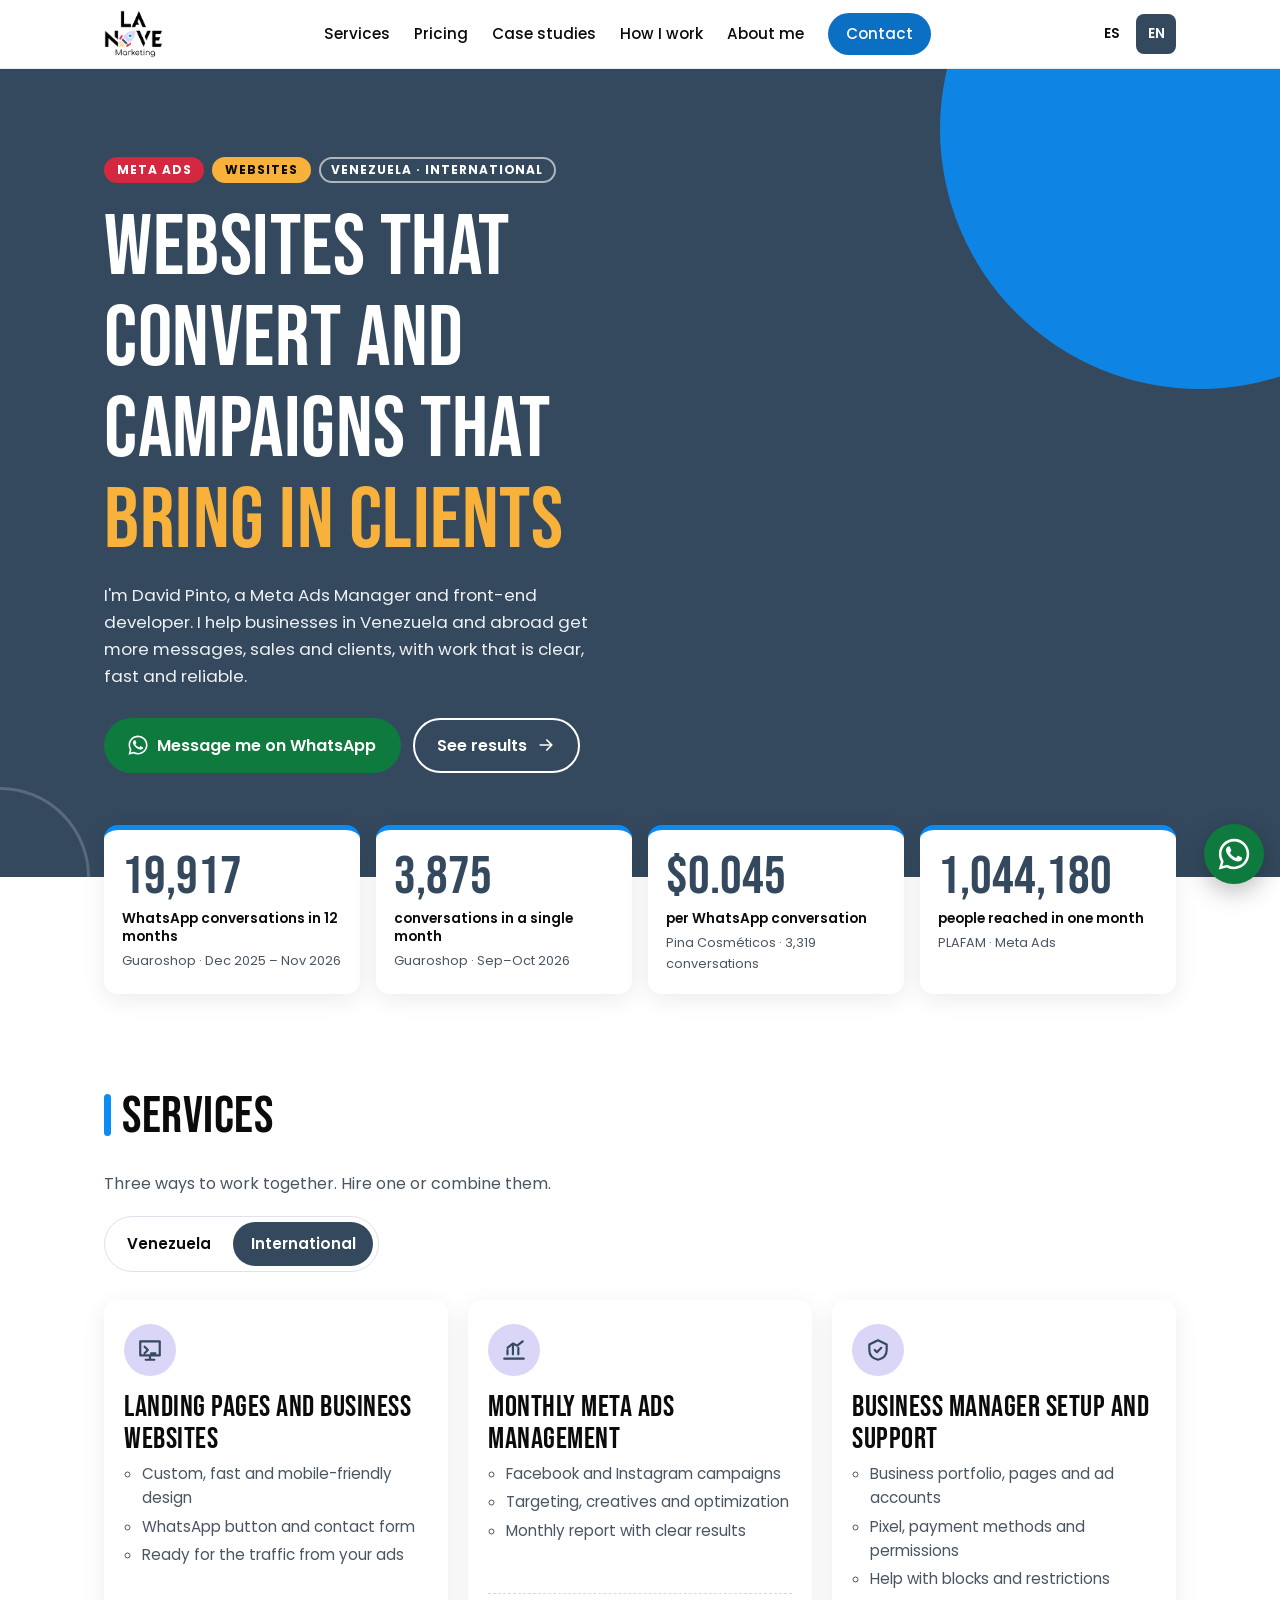
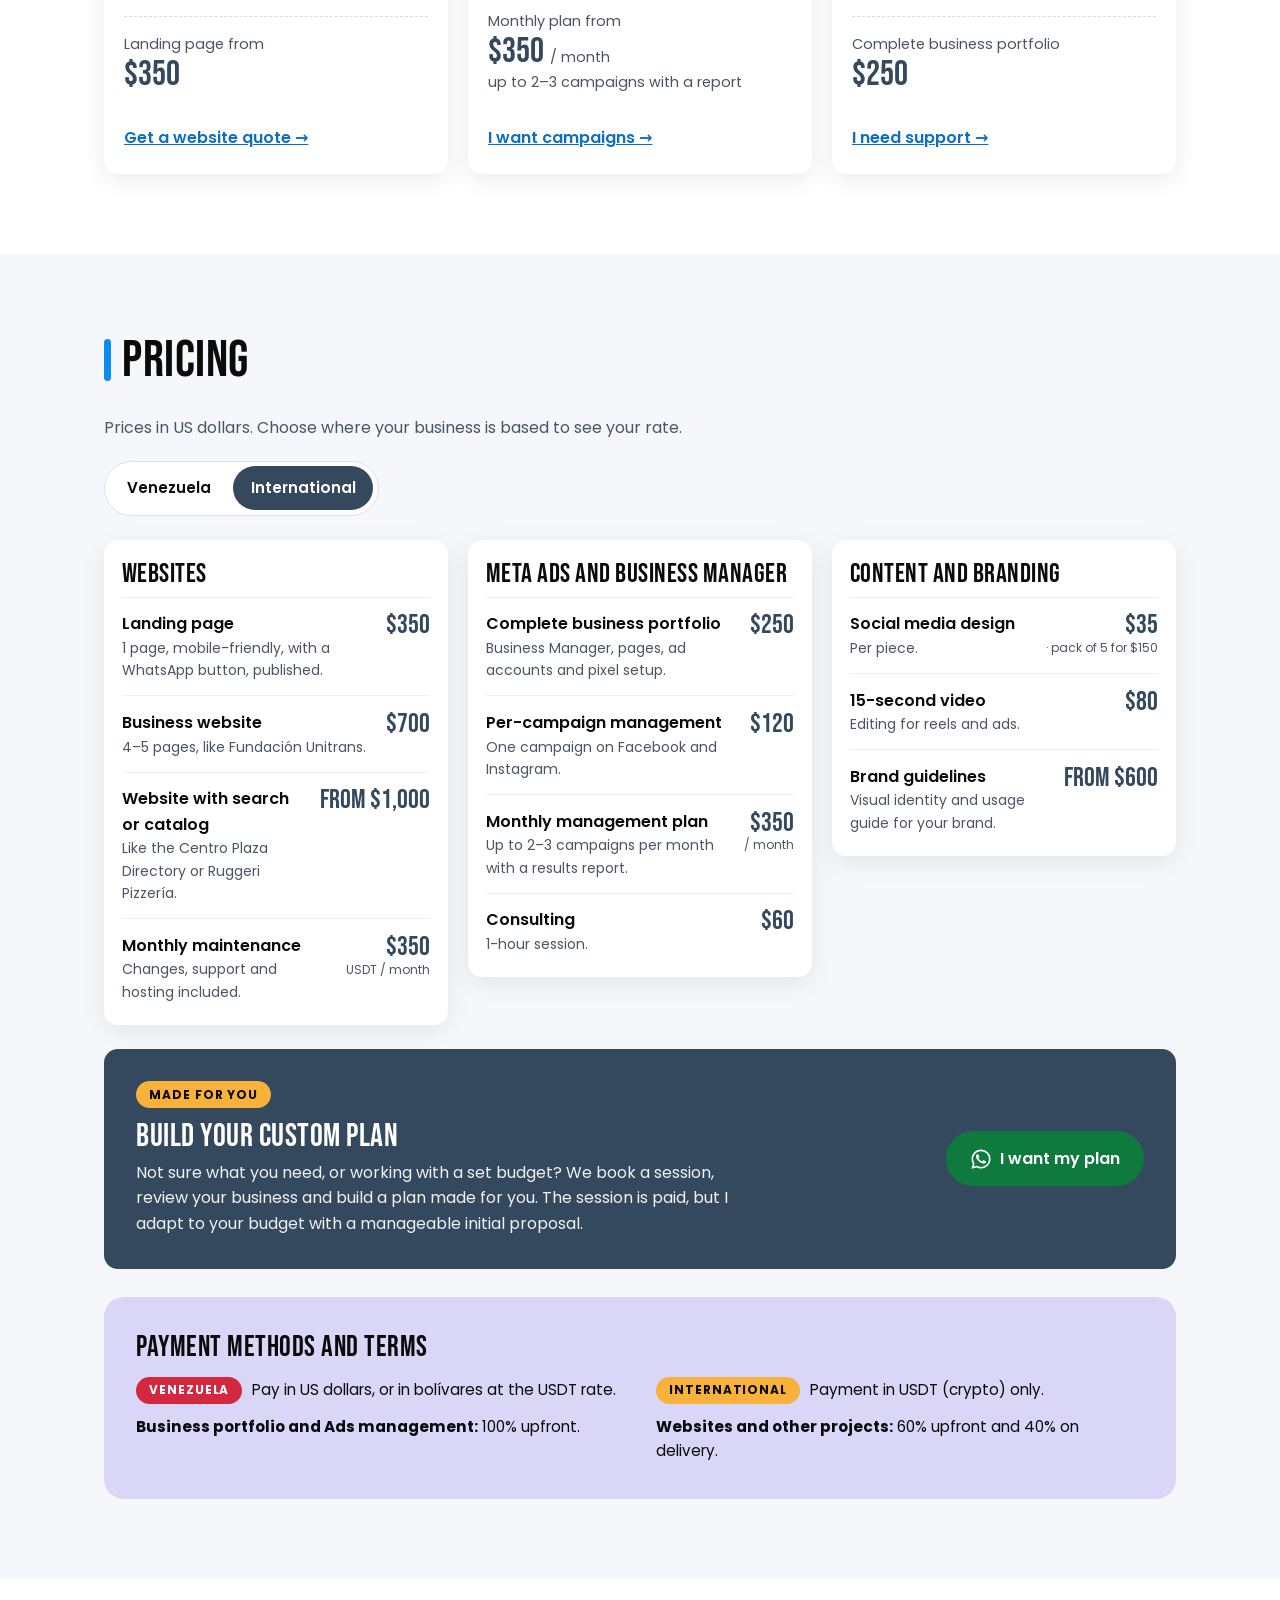
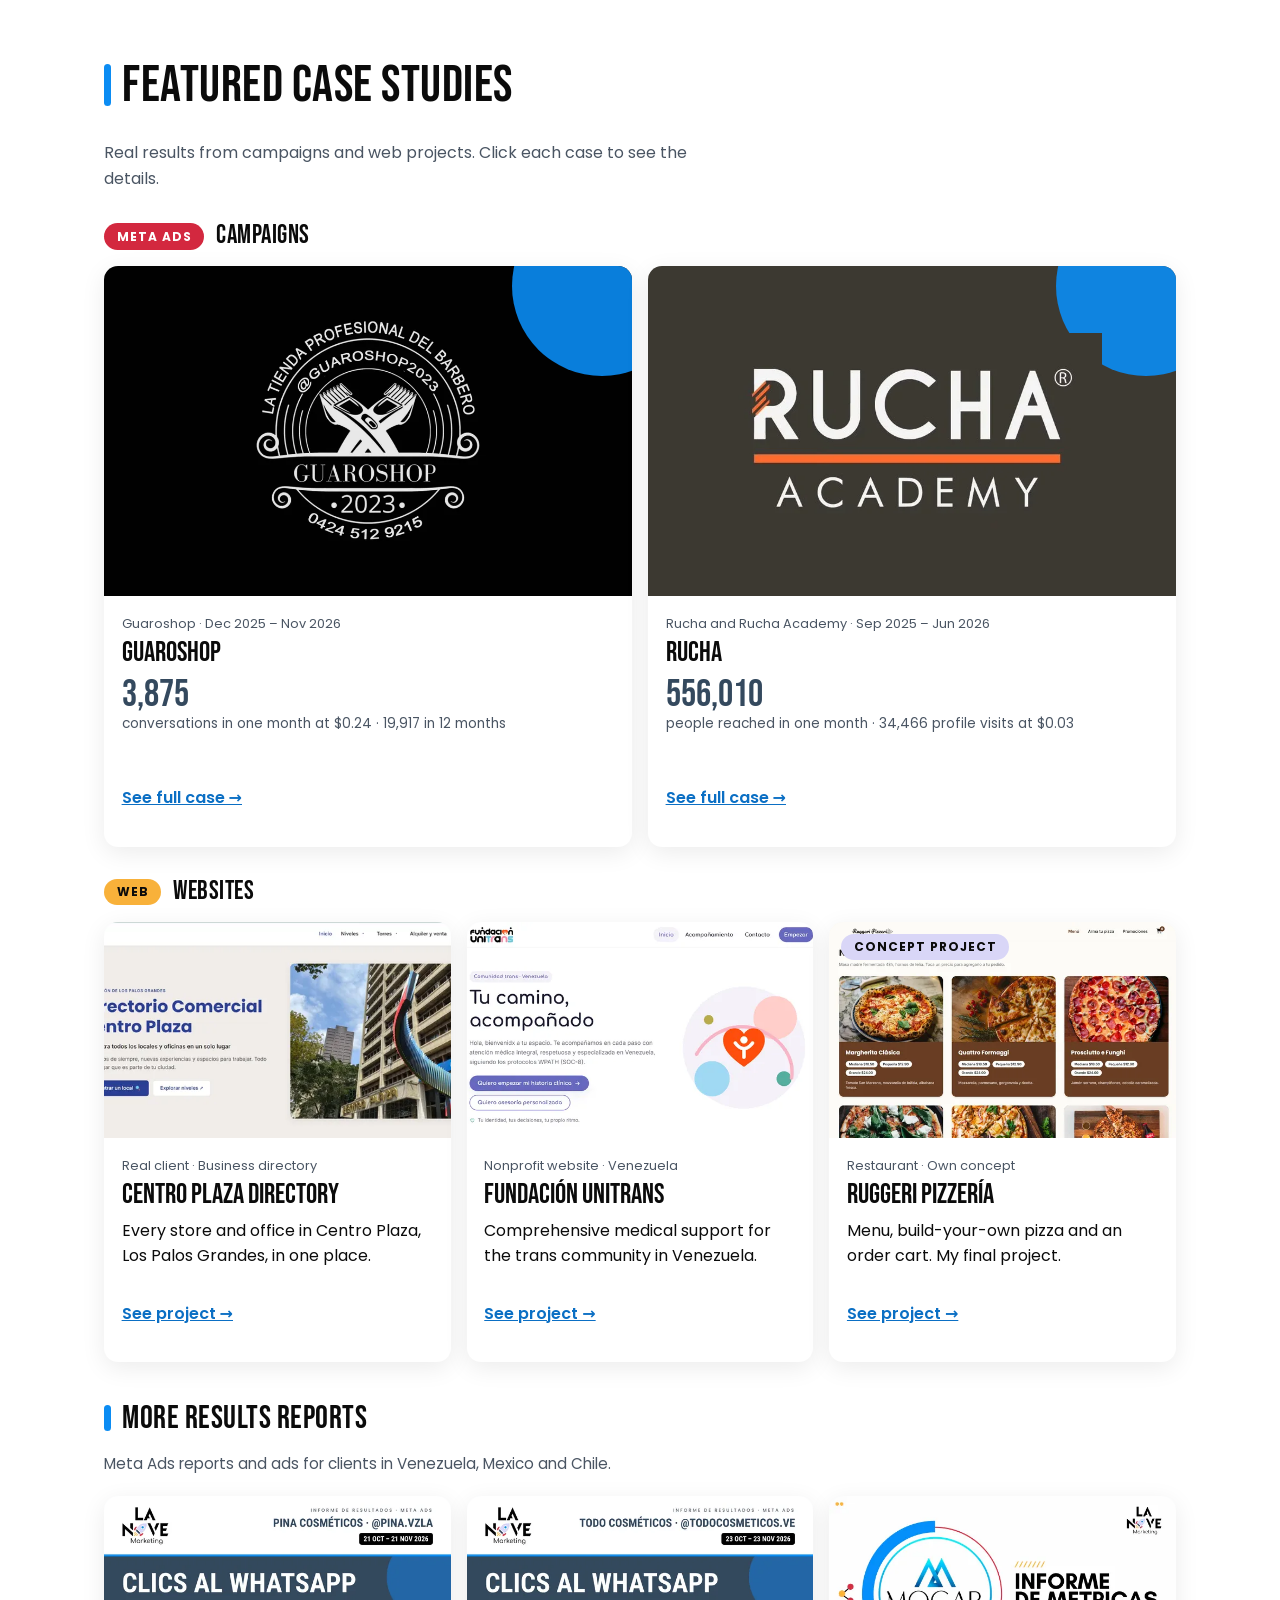
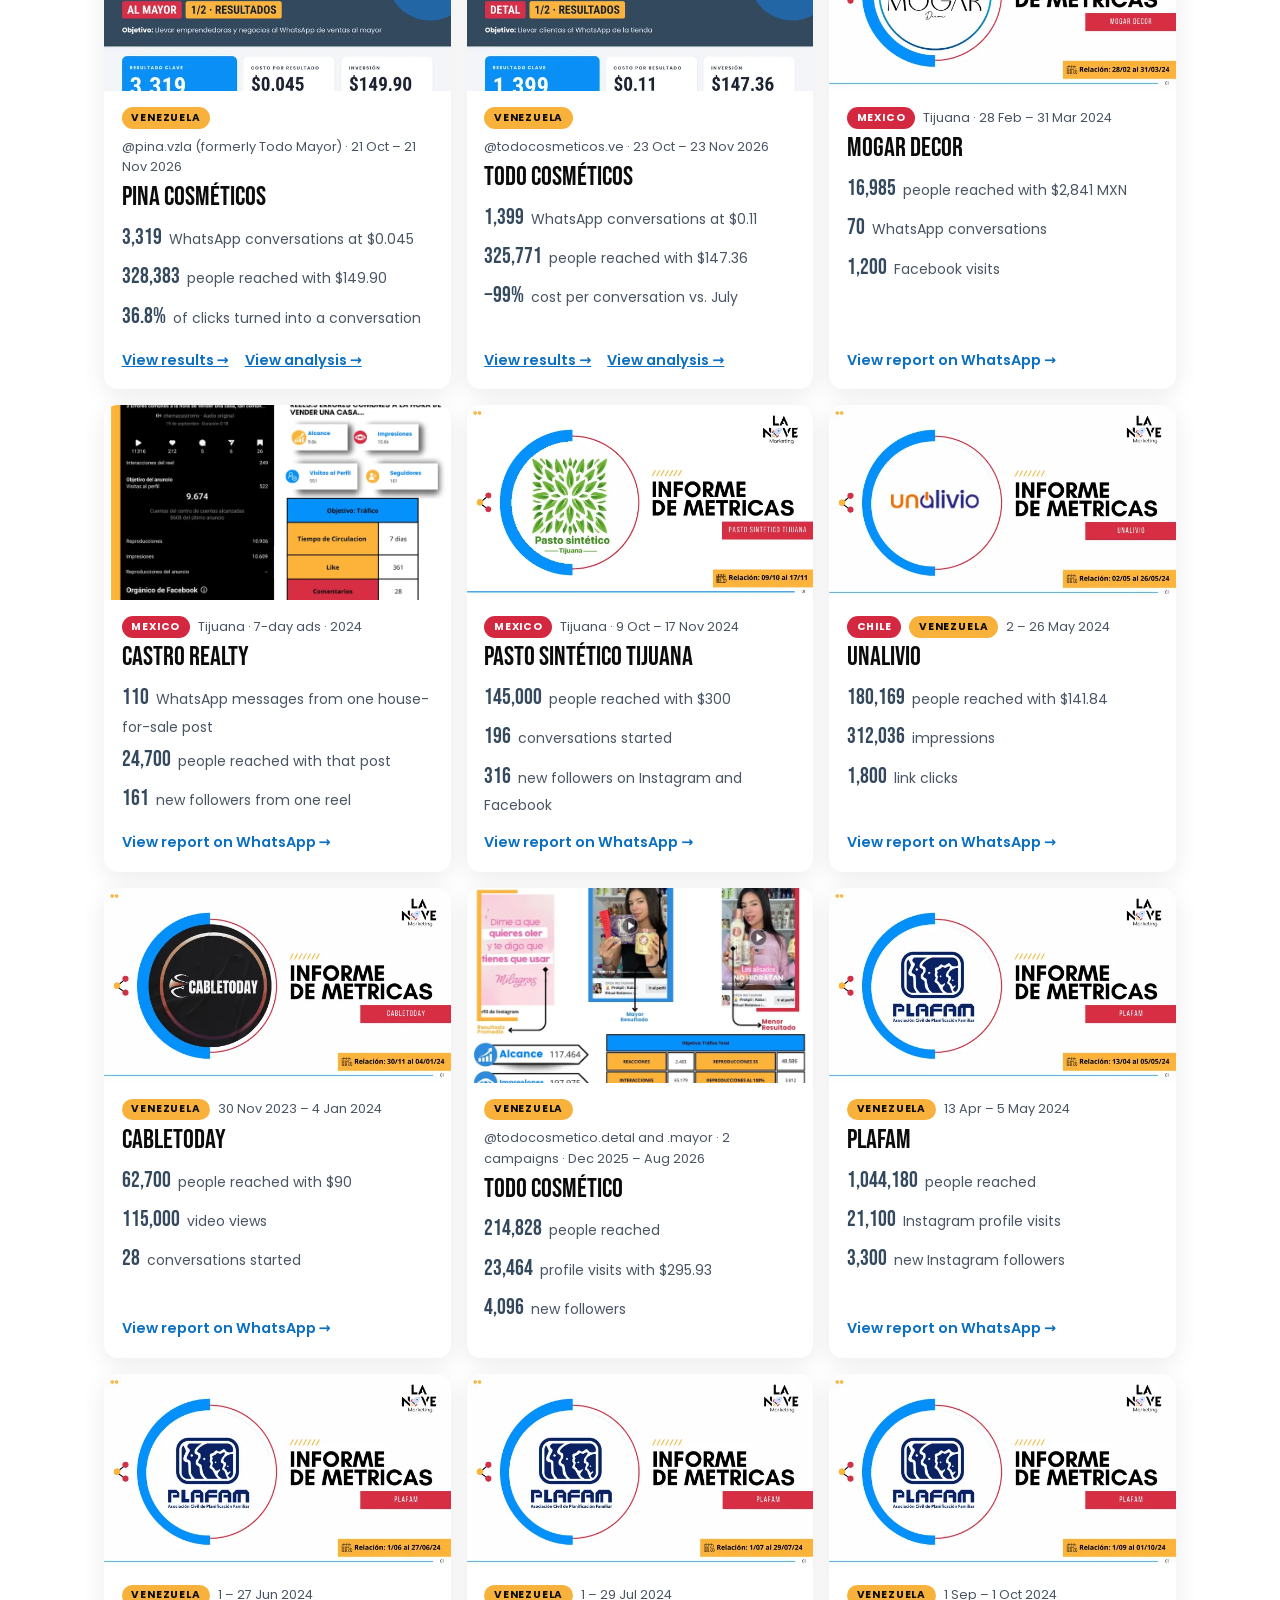
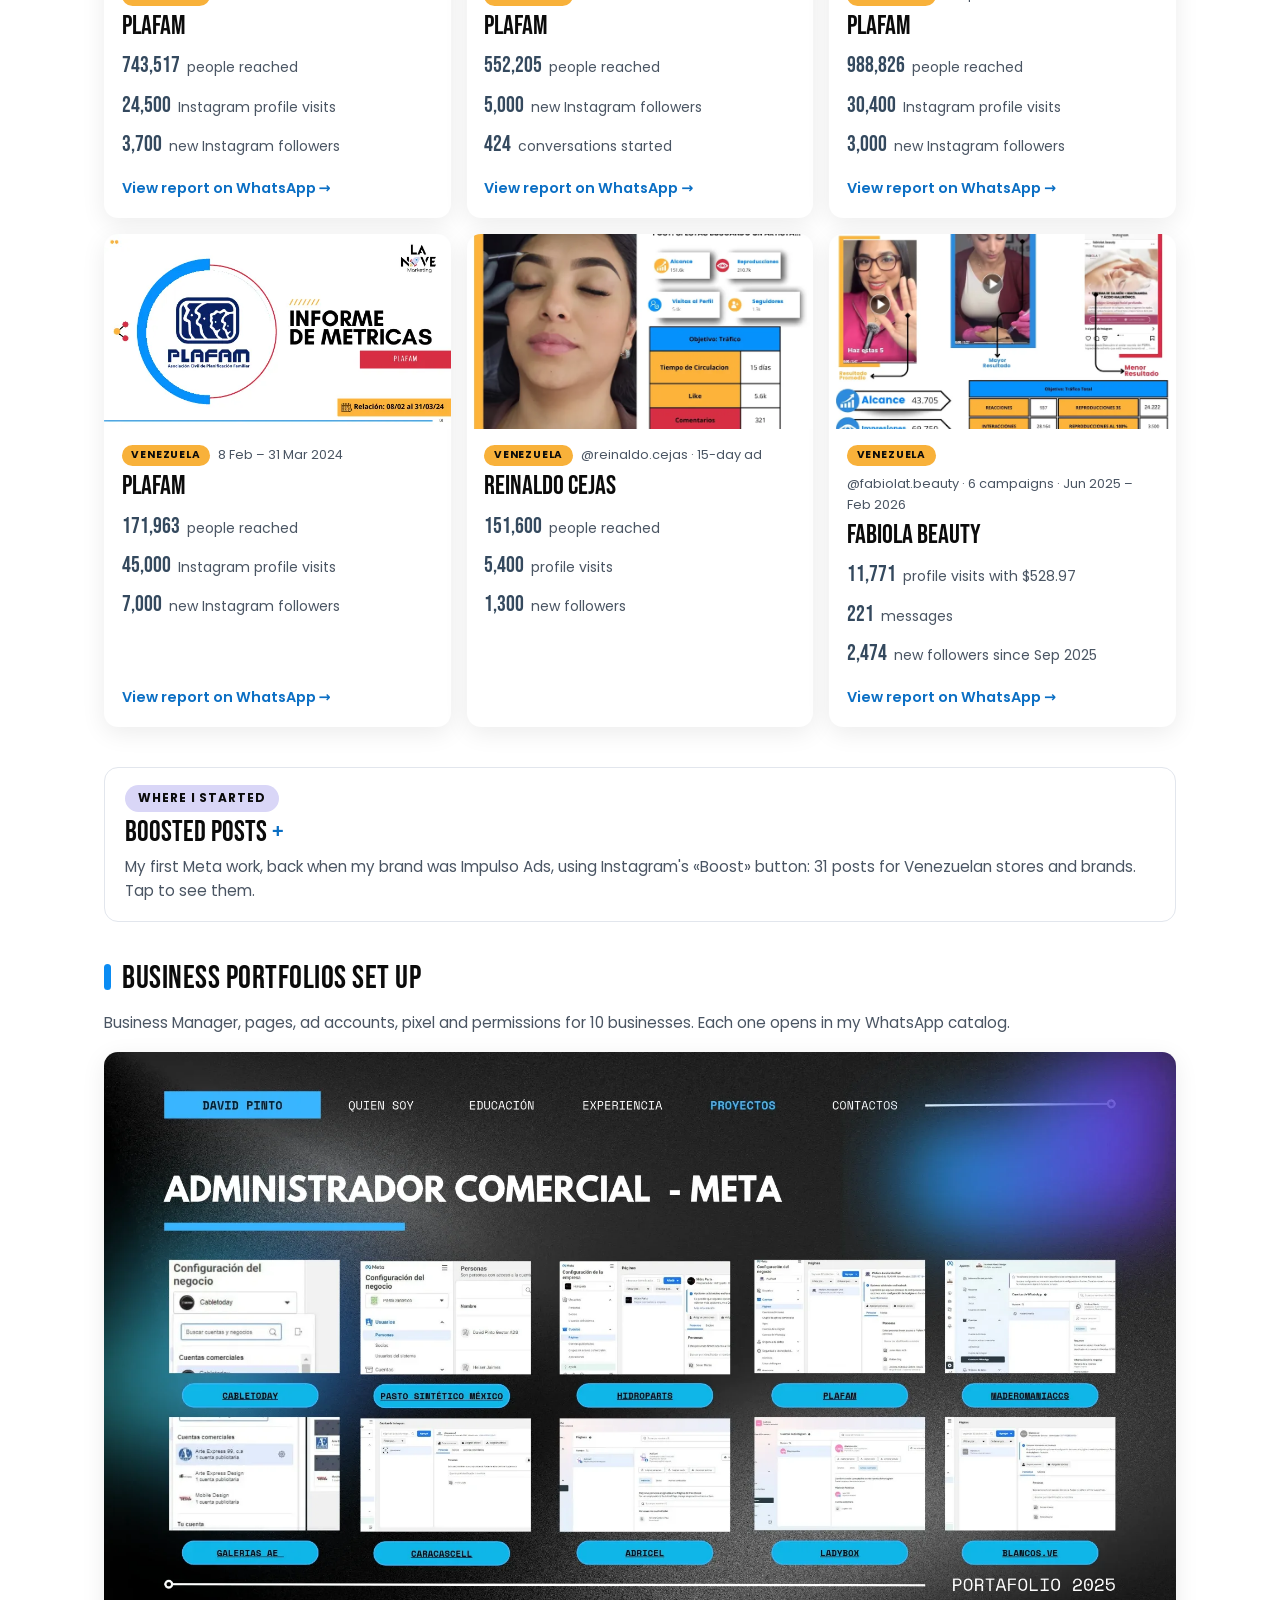
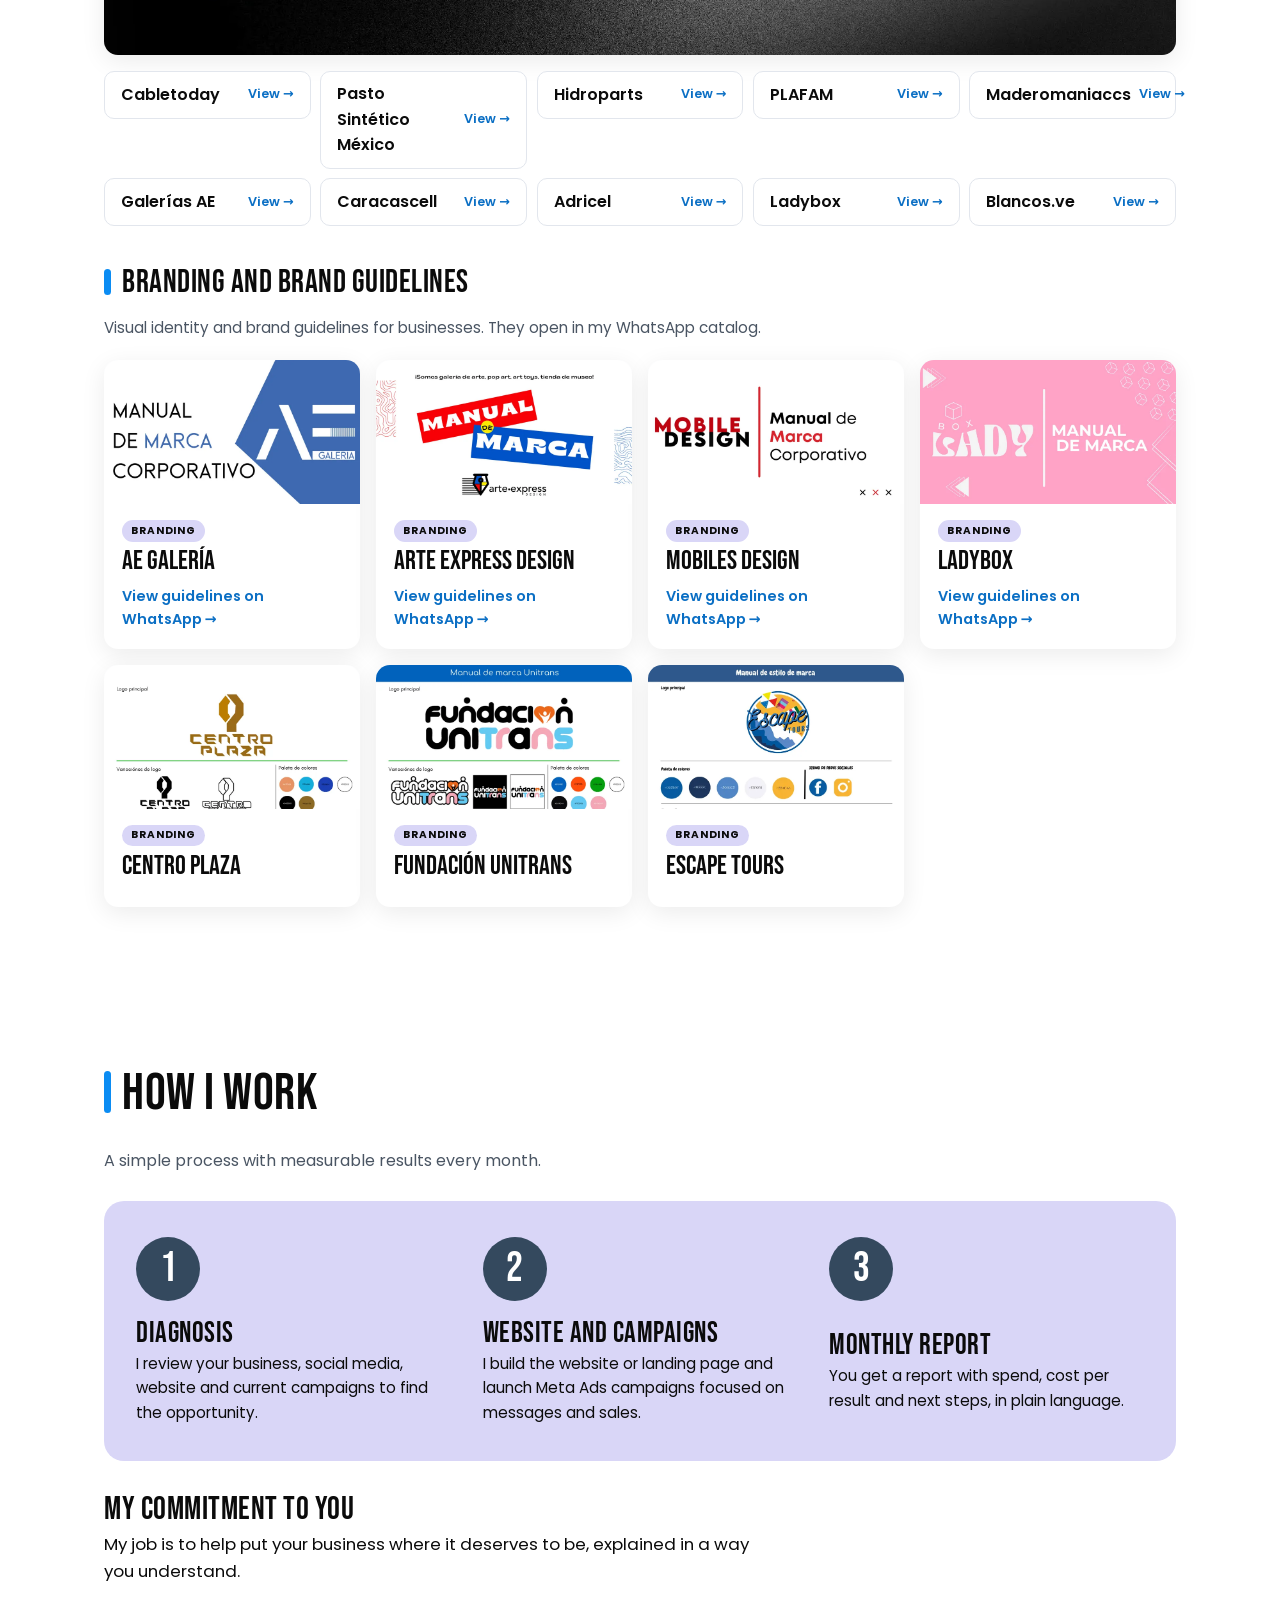
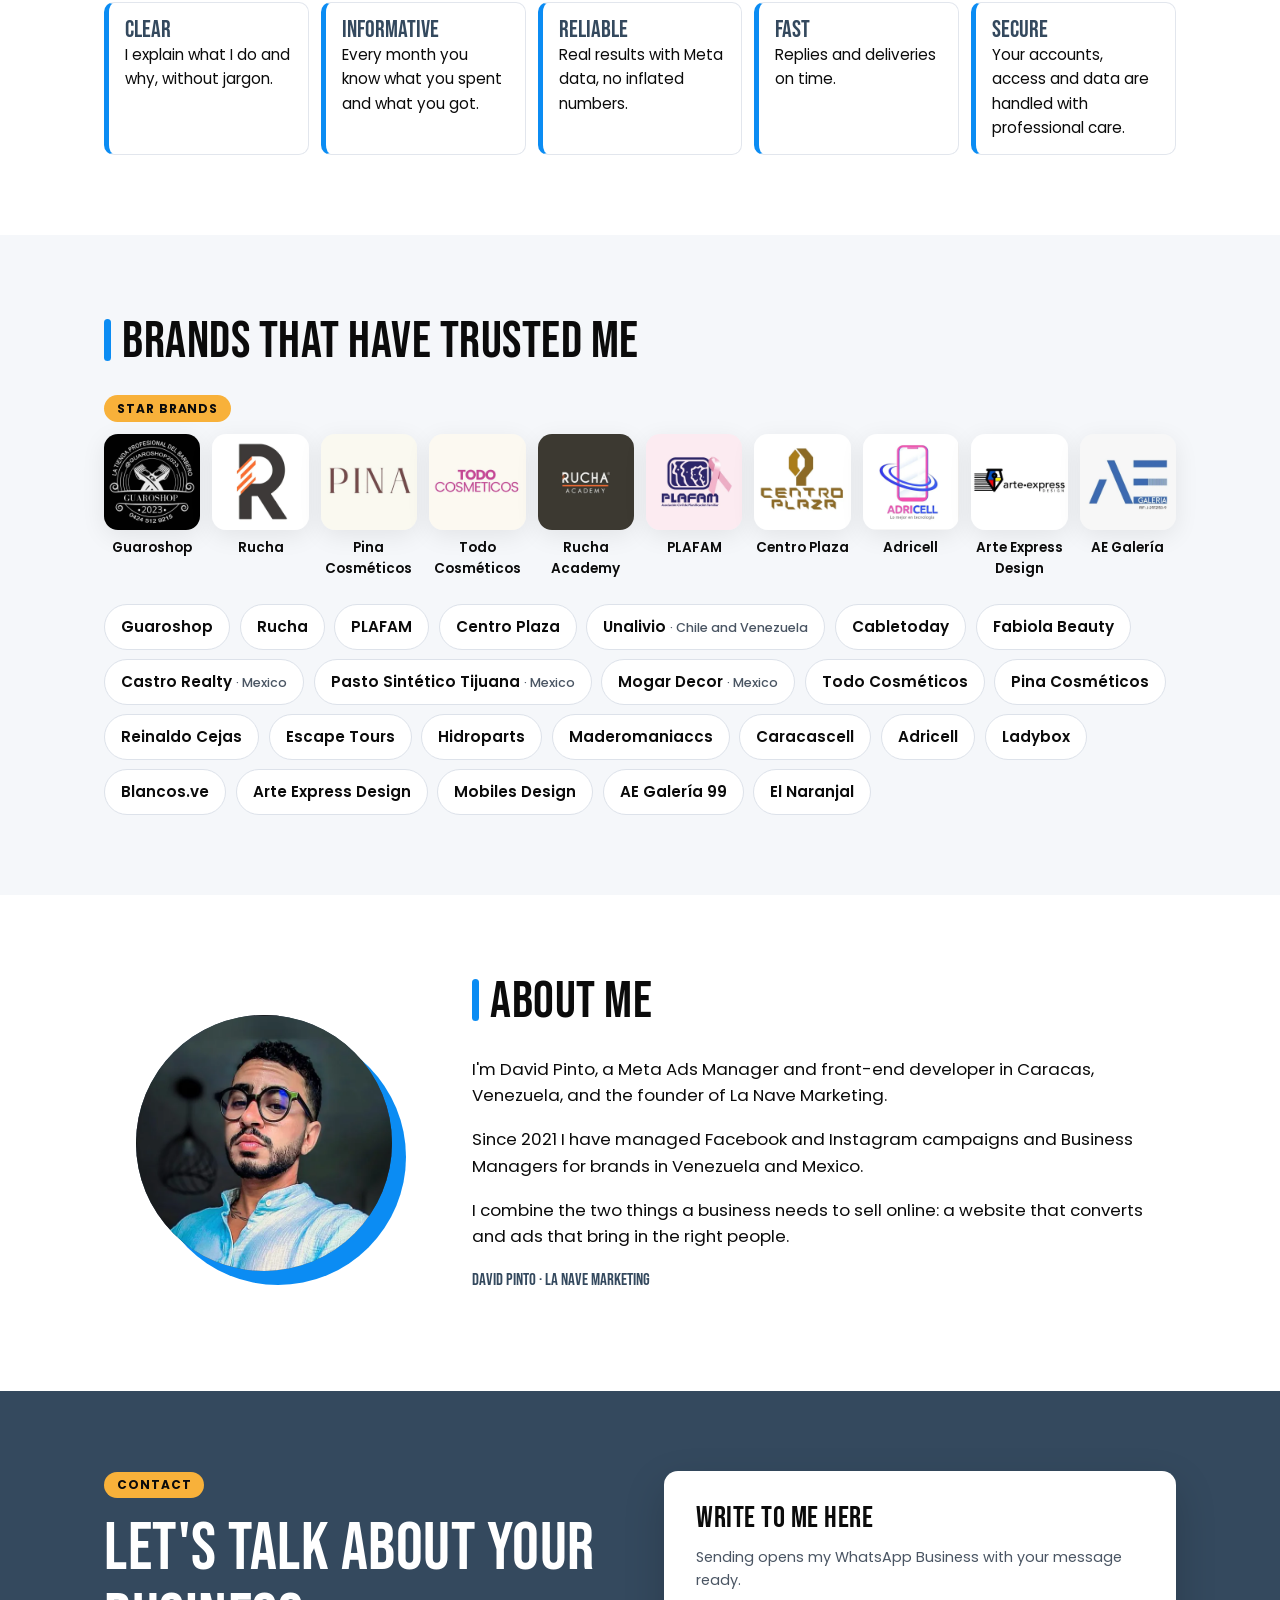
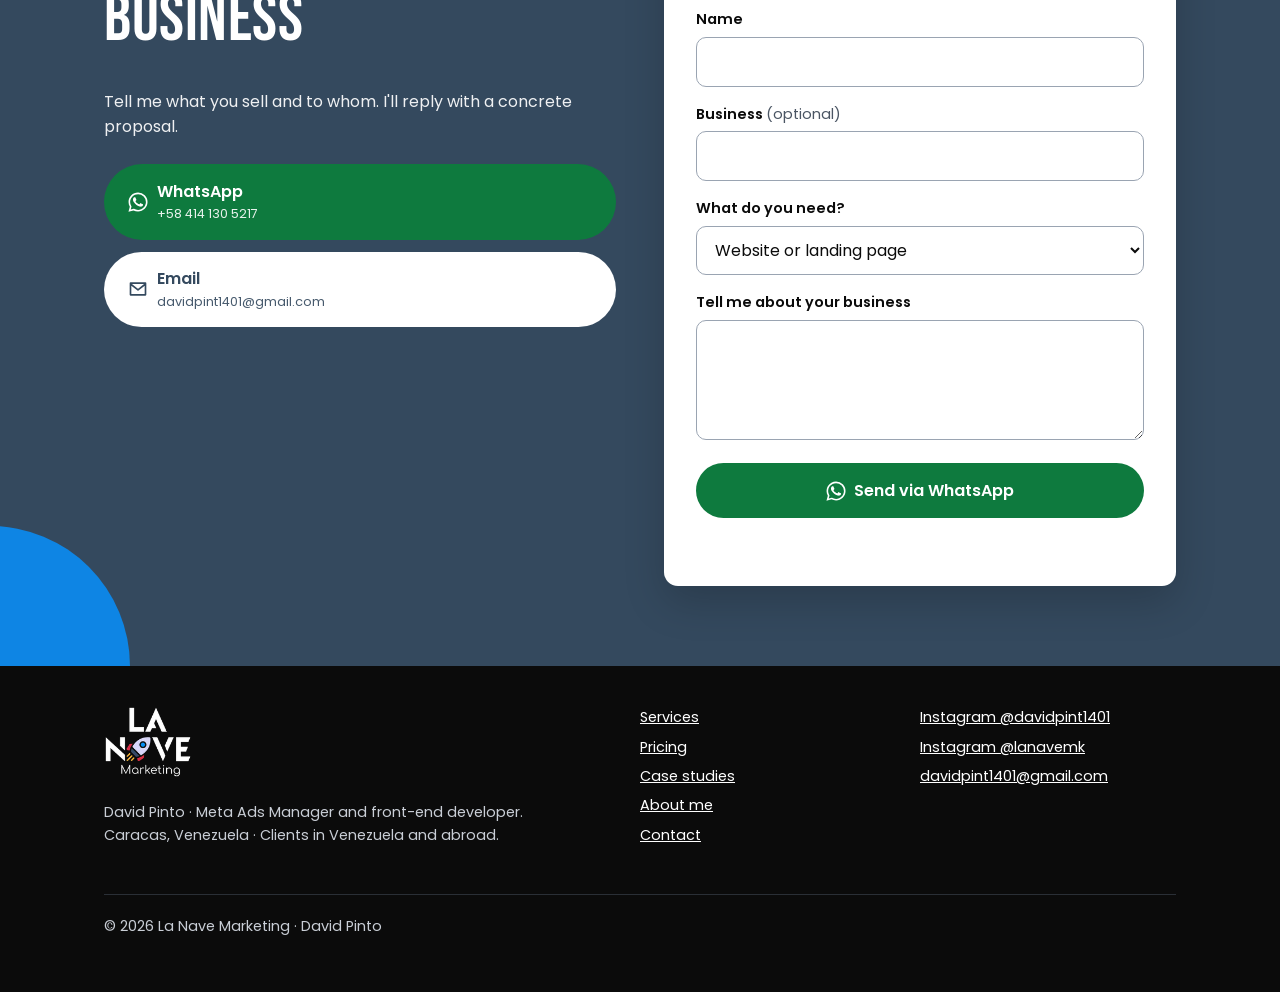
<file: en/index.html>
<!doctype html>
<html lang="en" data-region="int">
<head>
  <meta charset="utf-8">
  <meta name="viewport" content="width=device-width, initial-scale=1">
  <title>David Pinto · Meta Ads and websites for businesses | La Nave Marketing</title>
  <meta name="description" content="Meta Ads Manager and front-end developer based in Caracas, Venezuela. I build websites that convert and Meta Ads campaigns that bring in clients, for businesses in Venezuela and abroad.">
  <meta name="theme-color" content="#34495E">

  <link rel="canonical" href="https://[DOMINIO]/en/">
  <link rel="alternate" hreflang="es" href="https://[DOMINIO]/">
  <link rel="alternate" hreflang="en" href="https://[DOMINIO]/en/">
  <link rel="alternate" hreflang="x-default" href="https://[DOMINIO]/">

  <!-- Open Graph / redes sociales -->
  <meta property="og:type" content="website">
  <meta property="og:locale" content="en_US">
  <meta property="og:locale:alternate" content="es_VE">
  <meta property="og:site_name" content="La Nave Marketing">
  <meta property="og:title" content="Websites that convert and campaigns that bring in clients">
  <meta property="og:description" content="David Pinto · Meta Ads Manager and front-end developer. 19,917 WhatsApp conversations in 12 months for Guaroshop and conversations from $0.045.">
  <meta property="og:url" content="https://[DOMINIO]/en/">
  <meta property="og:image" content="https://[DOMINIO]/assets/img/og-image-en.jpg">
  <meta property="og:image:width" content="1200">
  <meta property="og:image:height" content="630">
  <meta name="twitter:card" content="summary_large_image">

  <link rel="icon" href="/assets/favicon/favicon.ico" sizes="any">
  <link rel="icon" type="image/png" sizes="32x32" href="/assets/favicon/favicon-32.png">
  <link rel="apple-touch-icon" href="/assets/favicon/apple-touch-icon.png">

  <link rel="preload" as="font" type="font/woff2" href="/assets/fonts/bebas-neue-400-latin.woff2" crossorigin>
  <link rel="preload" as="font" type="font/woff2" href="/assets/fonts/poppins-400-latin.woff2" crossorigin>
  <link rel="stylesheet" href="/assets/css/styles.css">

  <script type="application/ld+json">
  {
    "@context": "https://schema.org",
    "@type": "ProfessionalService",
    "name": "La Nave Marketing · David Pinto",
    "description": "Meta Ads management, websites and landing pages, and Business Manager setup for businesses.",
    "url": "https://[DOMINIO]/en/",
    "logo": "https://[DOMINIO]/assets/img/logos/lanave-color-240.webp",
    "image": "https://[DOMINIO]/assets/img/og-image-en.jpg",
    "telephone": "+58 414 130 5217",
    "email": "davidpint1401@gmail.com",
    "address": {
      "@type": "PostalAddress",
      "addressLocality": "Caracas",
      "addressCountry": "VE"
    },
    "areaServed": ["VE", "MX", "Worldwide"],
    "founder": { "@type": "Person", "name": "David Pinto", "jobTitle": "Meta Ads Manager and front-end developer" },
    "sameAs": ["https://www.instagram.com/davidpint1401/", "https://www.instagram.com/lanavemk/"],
    "knowsLanguage": ["es", "en"],
    "priceRange": "USD 20 – 1.000+",
    "currenciesAccepted": "USD, USDT, VES",
    "paymentAccepted": "USD, USDT, bolívares at the USDT rate"
  }
  </script>

  <!-- ============================================================
       PÍXEL DE META · desactivado. Para activarlo: quita los
       comentarios y reemplaza [PIXEL_ID] por el ID de tu píxel.
  <script>
    !function(f,b,e,v,n,t,s){if(f.fbq)return;n=f.fbq=function(){n.callMethod?
    n.callMethod.apply(n,arguments):n.queue.push(arguments)};if(!f._fbq)f._fbq=n;
    n.push=n;n.loaded=!0;n.version='2.0';n.queue=[];t=b.createElement(e);t.async=!0;
    t.src=v;s=b.getElementsByTagName(e)[0];s.parentNode.insertBefore(t,s)}(window,
    document,'script','https://connect.facebook.net/en_US/fbevents.js');
    fbq('init', '[PIXEL_ID]');
    fbq('track', 'PageView');
  </script>
       ============================================================ -->

  <!-- ============================================================
       GOOGLE ANALYTICS 4 · desactivado. Para activarlo: quita los
       comentarios y reemplaza [GA_ID] (formato G-XXXXXXX).
  <script async src="https://www.googletagmanager.com/gtag/js?id=[GA_ID]"></script>
  <script>
    window.dataLayer = window.dataLayer || [];
    function gtag(){dataLayer.push(arguments);}
    gtag('js', new Date());
    gtag('config', '[GA_ID]');
  </script>
       ============================================================ -->

  <script>document.documentElement.classList.add('js', 'geo-pending')</script>
  <script src="/assets/js/main.js" defer></script>

  <!-- Vercel Web Analytics -->
  <script defer src="https://cdn.vercel-insights.com/v1/script.js"></script>
</head>
<body>
  <!-- Iconos reutilizables -->
  <svg width="0" height="0" style="position:absolute" aria-hidden="true" focusable="false">
    <symbol id="i-whatsapp" viewBox="0 0 24 24"><path fill="currentColor" d="M17.47 14.38c-.3-.15-1.76-.87-2.03-.97-.27-.1-.47-.15-.67.15-.2.3-.77.97-.94 1.17-.17.2-.35.22-.65.07-.3-.15-1.26-.46-2.4-1.48-.89-.79-1.49-1.77-1.66-2.07-.17-.3-.02-.46.13-.61.13-.13.3-.35.45-.52.15-.17.2-.3.3-.5.1-.2.05-.37-.03-.52-.07-.15-.67-1.62-.92-2.22-.24-.58-.49-.5-.67-.51h-.57c-.2 0-.52.07-.79.37-.27.3-1.04 1.02-1.04 2.48s1.07 2.88 1.21 3.08c.15.2 2.1 3.2 5.08 4.49.71.31 1.26.49 1.69.62.71.23 1.36.2 1.87.12.57-.08 1.76-.72 2.01-1.41.25-.7.25-1.29.17-1.41-.07-.13-.27-.2-.57-.35zM12.05 21.5h-.01a9.46 9.46 0 0 1-4.82-1.32l-.35-.21-3.58.94.96-3.49-.23-.36a9.43 9.43 0 0 1-1.45-5.03c0-5.22 4.25-9.47 9.48-9.47a9.4 9.4 0 0 1 6.7 2.78 9.4 9.4 0 0 1 2.77 6.7c0 5.22-4.25 9.46-9.47 9.46zm8.06-17.53A11.33 11.33 0 0 0 12.05.63C5.77.63.66 5.74.66 12.02c0 2.01.52 3.97 1.52 5.7L.56 23.63l6.04-1.58a11.36 11.36 0 0 0 5.44 1.39h.01c6.28 0 11.39-5.11 11.39-11.39 0-3.04-1.18-5.9-3.33-8.05z"/></symbol>
    <symbol id="i-mail" viewBox="0 0 24 24"><path fill="none" stroke="currentColor" stroke-width="2" stroke-linecap="round" stroke-linejoin="round" d="M3 5h18v14H3zM3 6l9 7 9-7"/></symbol>
    <symbol id="i-calendar" viewBox="0 0 24 24"><path fill="none" stroke="currentColor" stroke-width="2" stroke-linecap="round" stroke-linejoin="round" d="M4 5h16v15H4zM4 10h16M9 3v4M15 3v4"/></symbol>
    <symbol id="i-arrow" viewBox="0 0 24 24"><path fill="none" stroke="currentColor" stroke-width="2" stroke-linecap="round" stroke-linejoin="round" d="M5 12h14M13 6l6 6-6 6"/></symbol>
  </svg>

  <a class="skip-link" href="#contenido">Skip to content</a>

  <header class="site-header">
    <div class="container site-header__inner">
      <a class="brand" href="/en/" aria-label="La Nave Marketing · home">
        <img src="/assets/img/logos/lanave-color-128.webp" alt="La Nave Marketing" width="59" height="48">
      </a>

      <nav class="lang-switch" aria-label="Language">
        <a href="/" hreflang="es" lang="es" aria-label="ES · Versión en español">ES</a>
        <span aria-current="true" lang="en">EN</span>
      </nav>

      <button class="nav-toggle" type="button" aria-expanded="false" aria-controls="menu" aria-label="Open menu">
        <svg viewBox="0 0 24 24" aria-hidden="true"><path fill="none" stroke="currentColor" stroke-width="2" stroke-linecap="round" d="M4 7h16M4 12h16M4 17h16"/></svg>
      </button>

      <nav class="site-nav" id="menu" aria-label="Main">
        <ul>
          <li><a href="#servicios">Services</a></li>
          <li><a href="#precios">Pricing</a></li>
          <li><a href="#casos">Case studies</a></li>
          <li><a href="#como-trabajo">How I work</a></li>
          <li><a href="#sobre-mi">About me</a></li>
          <li><a class="btn btn--primary nav-cta" href="#contacto">Contact</a></li>
        </ul>
      </nav>
    </div>
  </header>

  <main id="contenido" tabindex="-1">

    <!-- 1. HERO -->
    <section class="band hero" aria-labelledby="hero-title">
      <div class="container">
        <div class="hero__pills">
          <span class="pill">Meta Ads</span>
          <span class="pill pill--orange">Websites</span>
          <span class="pill pill--outline">Venezuela · International</span>
        </div>
        <h1 id="hero-title">Websites that convert and campaigns that <span class="accent">bring in clients</span></h1>
        <p class="hero__lead">I'm David Pinto, a Meta Ads Manager and front-end developer. I help businesses in Venezuela and abroad get more messages, sales and clients, with work that is clear, fast and reliable.</p>
        <div class="hero__actions">
          <a class="btn btn--whatsapp" href="https://wa.me/584141305217?text=Hi%20David%2C%20I%20saw%20your%20website%20and%20I%20want%20more%20clients%20for%20my%20business." target="_blank" rel="noopener">
            <svg aria-hidden="true"><use href="#i-whatsapp"/></svg>
            Message me on WhatsApp
          </a>
          <a class="btn btn--ghost" href="#casos">
            See results
            <svg aria-hidden="true"><use href="#i-arrow"/></svg>
          </a>
        </div>
      </div>
    </section>

    <!-- 2. FRANJA DE CIFRAS -->
    <section class="stats" aria-label="Results in numbers">
      <div class="container">
        <ul class="stats__grid">
          <li class="kpi">
            <span class="kpi__value">19,917</span>
            <span class="kpi__label">WhatsApp conversations in 12 months</span>
            <span class="kpi__source">Guaroshop · Dec 2025 – Nov 2026</span>
          </li>
          <li class="kpi">
            <span class="kpi__value">3,875</span>
            <span class="kpi__label">conversations in a single month</span>
            <span class="kpi__source">Guaroshop · Sep–Oct 2026</span>
          </li>
          <li class="kpi">
            <span class="kpi__value">$0.045</span>
            <span class="kpi__label">per WhatsApp conversation</span>
            <span class="kpi__source">Pina Cosméticos · 3,319 conversations</span>
          </li>
          <li class="kpi">
            <span class="kpi__value">1,044,180</span>
            <span class="kpi__label">people reached in one month</span>
            <span class="kpi__source">PLAFAM · Meta Ads</span>
          </li>
        </ul>
      </div>
    </section>

    <!-- 3. SERVICIOS -->
    <section class="section" id="servicios" aria-labelledby="servicios-title">
      <div class="container">
        <h2 class="section-title" id="servicios-title">Services</h2>
        <p class="section-lead">Three ways to work together. Hire one or combine them.</p>
        <div class="region-switch" role="group" aria-label="Show prices for">
          <button type="button" data-set-region="ve" aria-pressed="false">Venezuela</button>
          <button type="button" data-set-region="int" aria-pressed="true">International</button>
        </div>

        <ul class="cards">
          <li class="card">
            <span class="card__icon" aria-hidden="true">
              <svg viewBox="0 0 24 24"><path fill="none" stroke="currentColor" stroke-width="2" stroke-linecap="round" stroke-linejoin="round" d="M3 4h18v13H3zM8 21h8M12 17v4M7 9l3 3-3 3M13 15h4"/></svg>
            </span>
            <h3>Landing pages and business websites</h3>
            <ul>
              <li>Custom, fast and mobile-friendly design</li>
              <li>WhatsApp button and contact form</li>
              <li>Ready for the traffic from your ads</li>
            </ul>
            <p class="card__price">Landing page from <strong><span data-show="ve">$150</span><span data-show="int">$350</span></strong></p>
            <a class="card__cta" href="https://wa.me/584141305217?text=Hi%20David%2C%20I%27d%20like%20a%20quote%20for%20a%20website%20for%20my%20business." target="_blank" rel="noopener">Get a website quote →</a>
          </li>
          <li class="card">
            <span class="card__icon" aria-hidden="true">
              <svg viewBox="0 0 24 24"><path fill="none" stroke="currentColor" stroke-width="2" stroke-linecap="round" stroke-linejoin="round" d="M3 20h18M6 16v-4M11 16V8M16 16v-6M20 4l-5 4-4-2-5 4"/></svg>
            </span>
            <h3>Monthly Meta Ads management</h3>
            <ul>
              <li>Facebook and Instagram campaigns</li>
              <li>Targeting, creatives and optimization</li>
              <li>Monthly report with clear results</li>
            </ul>
            <p class="card__price">Monthly plan from <strong><span data-show="ve">$200</span><span data-show="int">$350</span> <small>/ month</small></strong> up to 2–3 campaigns with a report</p>
            <a class="card__cta" href="https://wa.me/584141305217?text=Hi%20David%2C%20I%27d%20like%20information%20about%20monthly%20Meta%20Ads%20management." target="_blank" rel="noopener">I want campaigns →</a>
          </li>
          <li class="card">
            <span class="card__icon" aria-hidden="true">
              <svg viewBox="0 0 24 24"><path fill="none" stroke="currentColor" stroke-width="2" stroke-linecap="round" stroke-linejoin="round" d="M12 3l8 4v5c0 5-3.5 8-8 9-4.5-1-8-4-8-9V7zM9 12l2 2 4-4"/></svg>
            </span>
            <h3>Business Manager setup and support</h3>
            <ul>
              <li>Business portfolio, pages and ad accounts</li>
              <li>Pixel, payment methods and permissions</li>
              <li>Help with blocks and restrictions</li>
            </ul>
            <p class="card__price">Complete business portfolio <strong><span data-show="ve">$180</span><span data-show="int">$250</span></strong></p>
            <a class="card__cta" href="https://wa.me/584141305217?text=Hi%20David%2C%20I%20need%20help%20with%20my%20Business%20Manager." target="_blank" rel="noopener">I need support →</a>
          </li>
        </ul>
      </div>
    </section>

    <!-- 3b. PRECIOS -->
    <section class="section section--tint" id="precios" aria-labelledby="precios-title">
      <div class="container">
        <h2 class="section-title" id="precios-title">Pricing</h2>
        <p class="section-lead">Prices in US dollars. Choose where your business is based to see your rate.</p>
        <div class="region-switch" role="group" aria-label="Show prices for">
          <button type="button" data-set-region="ve" aria-pressed="false">Venezuela</button>
          <button type="button" data-set-region="int" aria-pressed="true">International</button>
        </div>
        <div class="price-groups">
          <div class="price-group">
            <h3>Websites</h3>
            <ul class="price-list">
              <li>
                <div><h4>Landing page</h4><p>1 page, mobile-friendly, with a WhatsApp button, published.</p></div>
                <p class="price-list__price"><span data-show="ve">$150–200</span><span data-show="int">$350</span></p>
              </li>
              <li>
                <div><h4>Business website</h4><p>4–5 pages, like Fundación Unitrans.</p></div>
                <p class="price-list__price"><span data-show="ve">$300–400</span><span data-show="int">$700</span></p>
              </li>
              <li>
                <div><h4>Website with search or catalog</h4><p>Like the Centro Plaza Directory or Ruggeri Pizzería.</p></div>
                <p class="price-list__price"><span data-show="ve">from $500</span><span data-show="int">from $1,000</span></p>
              </li>
              <li>
                <div><h4>Monthly maintenance</h4><p>Changes, support and hosting included.</p></div>
                <p class="price-list__price">$350 <small>USDT / month</small></p>
              </li>
            </ul>
          </div>
          <div class="price-group">
            <h3>Meta Ads and Business Manager</h3>
            <ul class="price-list">
              <li>
                <div><h4>Complete business portfolio</h4><p>Business Manager, pages, ad accounts and pixel setup.</p></div>
                <p class="price-list__price"><span data-show="ve">$180</span><span data-show="int">$250</span></p>
              </li>
              <li>
                <div><h4>Per-campaign management</h4><p>One campaign on Facebook and Instagram.</p></div>
                <p class="price-list__price"><span data-show="ve">$60</span><span data-show="int">$120</span></p>
              </li>
              <li>
                <div><h4>Monthly management plan</h4><p>Up to 2–3 campaigns per month with a results report.</p></div>
                <p class="price-list__price"><span data-show="ve">$200</span><span data-show="int">$350</span> <small>/ month</small></p>
              </li>
              <li>
                <div><h4>Consulting</h4><p>1-hour session.</p></div>
                <p class="price-list__price"><span data-show="ve">$40</span><span data-show="int">$60</span></p>
              </li>
            </ul>
          </div>
          <div class="price-group">
            <h3>Content and branding</h3>
            <ul class="price-list">
              <li>
                <div><h4>Social media design</h4><p>Per piece.</p></div>
                <p class="price-list__price"><span data-show="ve">$20</span><span data-show="int">$35 <small>· pack of 5 for $150</small></span></p>
              </li>
              <li>
                <div><h4>15-second video</h4><p>Editing for reels and ads.</p></div>
                <p class="price-list__price"><span data-show="ve">$40</span><span data-show="int">$80</span></p>
              </li>
              <li>
                <div><h4>Brand guidelines</h4><p>Visual identity and usage guide for your brand.</p></div>
                <p class="price-list__price"><span data-show="ve">from $400</span><span data-show="int">from $600</span></p>
              </li>
            </ul>
          </div>
        </div>

        <div class="custom-plan" aria-labelledby="plan-title">
          <div>
            <span class="pill pill--orange">Made for you</span>
            <h3 id="plan-title">Build your custom plan</h3>
            <p>Not sure what you need, or working with a set budget? We book a session, review your business and build a plan made for you. The session is paid, but I adapt to your budget with a manageable initial proposal.</p>
          </div>
          <a class="btn btn--whatsapp" href="https://wa.me/584141305217?text=Hi%20David%2C%20I%20want%20to%20build%20a%20custom%20plan%20for%20my%20business." target="_blank" rel="noopener">
            <svg aria-hidden="true"><use href="#i-whatsapp"/></svg>
            I want my plan
          </a>
        </div>

        <div class="steps payment" aria-labelledby="pagos-title">
          <h3 id="pagos-title">Payment methods and terms</h3>
          <ul>
            <li><span class="pill">Venezuela</span> Pay in US dollars, or in bolívares at the USDT rate.</li>
            <li><span class="pill pill--orange">International</span> Payment in USDT (crypto) only.</li>
            <li><strong>Business portfolio and Ads management:</strong> 100% upfront.</li>
            <li><strong>Websites and other projects:</strong> 60% upfront and 40% on delivery.</li>
          </ul>
        </div>
      </div>
    </section>

    <!-- 4. CASOS DESTACADOS -->
    <section class="section" id="casos" aria-labelledby="casos-title">
      <div class="container">
        <h2 class="section-title" id="casos-title">Featured case studies</h2>
        <p class="section-lead">Real results from campaigns and web projects. Click each case to see the details.</p>

        <div class="cases__group">
          <div class="cases__group-head">
            <span class="pill">Meta Ads</span>
            <h3>Campaigns</h3>
          </div>
          <ul class="grid-2">
            <li class="case-card">
              <div class="case-card__media cover cover--guaroshop"><img src="/assets/img/clientes/guaroshop.webp" alt="Guaroshop logo" width="480" height="480" loading="lazy"></div>
              <div class="case-card__body">
                <p class="case-card__meta">Guaroshop · Dec 2025 – Nov 2026</p>
                <h4>Guaroshop</h4>
                <p class="case-card__kpi">3,875 <small>conversations in one month at $0.24 · 19,917 in 12 months</small></p>
                <p class="case-card__link"><a href="/en/cases/guaroshop/">See full case →</a></p>
              </div>
            </li>
            <li class="case-card">
              <div class="case-card__media cover cover--rucha"><img class="cover__wide" src="/assets/img/clientes/rucha-academy-wide.webp" alt="Rucha Academy logo" width="640" height="330" loading="lazy"></div>
              <div class="case-card__body">
                <p class="case-card__meta">Rucha and Rucha Academy · Sep 2025 – Jun 2026</p>
                <h4>Rucha</h4>
                <p class="case-card__kpi">556,010 <small>people reached in one month · 34,466 profile visits at $0.03</small></p>
                <p class="case-card__link"><a href="/en/cases/rucha/">See full case →</a></p>
              </div>
            </li>
          </ul>
        </div>

        <div class="cases__group">
          <div class="cases__group-head">
            <span class="pill pill--orange">Web</span>
            <h3>Websites</h3>
          </div>
          <ul class="grid-3">
            <li class="case-card">
              <div class="case-card__media case-card__media--shot"><img src="/assets/img/casos/centro-plaza-640.webp" alt="Home page of the Centro Plaza Business Directory" width="640" height="341" loading="lazy"></div>
              <div class="case-card__body">
                <p class="case-card__meta">Real client · Business directory</p>
                <h4>Centro Plaza Directory</h4>
                <p>Every store and office in Centro Plaza, Los Palos Grandes, in one place.</p>
                <p class="case-card__link"><a href="/en/cases/centro-plaza/">See project →</a></p>
              </div>
            </li>
            <li class="case-card">
              <div class="case-card__media case-card__media--shot"><img src="/assets/img/casos/fundacion-unitrans-640.webp" alt="Home page of Fundación Unitrans" width="640" height="389" loading="lazy"></div>
              <div class="case-card__body">
                <p class="case-card__meta">Nonprofit website · Venezuela</p>
                <h4>Fundación Unitrans</h4>
                <p>Comprehensive medical support for the trans community in Venezuela.</p>
                <p class="case-card__link"><a href="/en/cases/fundacion-unitrans/">See project →</a></p>
              </div>
            </li>
            <li class="case-card">
              <span class="pill pill--lavender">Concept project</span>
              <div class="case-card__media case-card__media--shot"><img src="/assets/img/casos/ruggeri-pizzeria-640.webp" alt="Ruggeri Pizzería menu" width="640" height="414" loading="lazy"></div>
              <div class="case-card__body">
                <p class="case-card__meta">Restaurant · Own concept</p>
                <h4>Ruggeri Pizzería</h4>
                <p>Menu, build-your-own pizza and an order cart. My final project.</p>
                <p class="case-card__link"><a href="/en/cases/ruggeri-pizzeria/">See project →</a></p>
              </div>
            </li>
          </ul>
        </div>

        <!-- Informes anteriores: cada tarjeta enlaza al informe en el catálogo de WhatsApp Business.
             Carátula: assets/img/informes/<cliente-año-mes>.webp (portada del PDF, 640×360). -->
        <div class="reports" aria-labelledby="informes-title">
          <h3 class="section-title" id="informes-title" style="font-size:2rem">More results reports</h3>
          <p class="reports__intro">Meta Ads reports and ads for clients in Venezuela, Mexico and Chile.</p>
          <ul class="reports__grid">
            <li class="report">
              <div class="report__inner">
                <a class="report__cover" href="/assets/img/informes/pina-2026-11-resultados.webp" target="_blank" rel="noopener" aria-label="View the Pina Cosméticos results report"><img src="/assets/img/informes/pina-2026-11.webp" alt="Cover of the Pina Cosméticos results report" width="640" height="360" loading="lazy"></a>
                <div class="report__body">
                  <p class="report__meta"><span class="pill pill--orange">Venezuela</span> @pina.vzla (formerly Todo Mayor) · 21 Oct – 21 Nov 2026</p>
                  <h4>Pina Cosméticos</h4>
                  <ul class="report__kpis"><li><strong>3,319</strong> WhatsApp conversations at $0.045</li><li><strong>328,383</strong> people reached with $149.90</li><li><strong>36.8%</strong> of clicks turned into a conversation</li></ul>
                  <p class="report__links"><a href="/assets/img/informes/pina-2026-11-resultados.webp" target="_blank" rel="noopener">View results →</a> <a href="/assets/img/informes/pina-2026-11-analisis.webp" target="_blank" rel="noopener">View analysis →</a></p>
                </div>
              </div>
            </li>
            <li class="report">
              <div class="report__inner">
                <a class="report__cover" href="/assets/img/informes/todocosmeticos-2026-11-resultados.webp" target="_blank" rel="noopener" aria-label="View the Todo Cosméticos results report"><img src="/assets/img/informes/todocosmeticos-2026-11.webp" alt="Cover of the Todo Cosméticos results report" width="640" height="360" loading="lazy"></a>
                <div class="report__body">
                  <p class="report__meta"><span class="pill pill--orange">Venezuela</span> @todocosmeticos.ve · 23 Oct – 23 Nov 2026</p>
                  <h4>Todo Cosméticos</h4>
                  <ul class="report__kpis"><li><strong>1,399</strong> WhatsApp conversations at $0.11</li><li><strong>325,771</strong> people reached with $147.36</li><li><strong>−99%</strong> cost per conversation vs. July</li></ul>
                  <p class="report__links"><a href="/assets/img/informes/todocosmeticos-2026-11-resultados.webp" target="_blank" rel="noopener">View results →</a> <a href="/assets/img/informes/todocosmeticos-2026-11-analisis.webp" target="_blank" rel="noopener">View analysis →</a></p>
                </div>
              </div>
            </li>
            <li class="report">
              <a href="https://wa.me/p/27905666005746012/584141305217" target="_blank" rel="noopener">
                <div class="report__cover"><img src="/assets/img/informes/mogar-decor-2024-03.webp" alt="Cover of the Mogar Decor metrics report" width="640" height="360" loading="lazy"></div>
                <div class="report__body">
                  <p class="report__meta"><span class="pill">Mexico</span> Tijuana · 28 Feb – 31 Mar 2024</p>
                  <h4>Mogar Decor</h4>
                  <ul class="report__kpis"><li><strong>16,985</strong> people reached with $2,841 MXN</li><li><strong>70</strong> WhatsApp conversations</li><li><strong>1,200</strong> Facebook visits</li></ul>
                  <span class="report__link">View report on WhatsApp →</span>
                </div>
              </a>
            </li>
            <li class="report">
              <a href="https://wa.me/p/6757289584387143/584141305217" target="_blank" rel="noopener">
                <div class="report__cover report__cover--square"><img src="/assets/img/informes/castro-realty-reel.webp" alt="Castro Realty ad results" width="800" height="800" loading="lazy"></div>
                <div class="report__body">
                  <p class="report__meta"><span class="pill">Mexico</span> Tijuana · 7-day ads · 2024</p>
                  <h4>Castro Realty</h4>
                  <ul class="report__kpis"><li><strong>110</strong> WhatsApp messages from one house-for-sale post</li><li><strong>24,700</strong> people reached with that post</li><li><strong>161</strong> new followers from one reel</li></ul>
                  <span class="report__link">View report on WhatsApp →</span>
                </div>
              </a>
            </li>
            <li class="report">
              <a href="https://wa.me/p/6743732579055610/584141305217" target="_blank" rel="noopener">
                <div class="report__cover"><img src="/assets/img/informes/pasto-sintetico.webp" alt="Cover of the Pasto Sintético Tijuana metrics report" width="640" height="360" loading="lazy"></div>
                <div class="report__body">
                  <p class="report__meta"><span class="pill">Mexico</span> Tijuana · 9 Oct – 17 Nov 2024</p>
                  <h4>Pasto Sintético Tijuana</h4>
                  <ul class="report__kpis"><li><strong>145,000</strong> people reached with $300</li><li><strong>196</strong> conversations started</li><li><strong>316</strong> new followers on Instagram and Facebook</li></ul>
                  <span class="report__link">View report on WhatsApp →</span>
                </div>
              </a>
            </li>
            <li class="report">
              <a href="https://wa.me/p/6529300477169522/584141305217" target="_blank" rel="noopener">
                <div class="report__cover"><img src="/assets/img/informes/unalivio-2024-05.webp" alt="Cover of the Unalivio metrics report" width="640" height="360" loading="lazy"></div>
                <div class="report__body">
                  <p class="report__meta"><span class="pill">Chile</span> <span class="pill pill--orange">Venezuela</span> 2 – 26 May 2024</p>
                  <h4>Unalivio</h4>
                  <ul class="report__kpis"><li><strong>180,169</strong> people reached with $141.84</li><li><strong>312,036</strong> impressions</li><li><strong>1,800</strong> link clicks</li></ul>
                  <span class="report__link">View report on WhatsApp →</span>
                </div>
              </a>
            </li>
            <li class="report">
              <a href="https://wa.me/p/7066449060136767/584141305217" target="_blank" rel="noopener">
                <div class="report__cover"><img src="/assets/img/informes/cabletoday-2023-12.webp" alt="Cover of the Cabletoday metrics report" width="640" height="360" loading="lazy"></div>
                <div class="report__body">
                  <p class="report__meta"><span class="pill pill--orange">Venezuela</span> 30 Nov 2023 – 4 Jan 2024</p>
                  <h4>Cabletoday</h4>
                  <ul class="report__kpis"><li><strong>62,700</strong> people reached with $90</li><li><strong>115,000</strong> video views</li><li><strong>28</strong> conversations started</li></ul>
                  <span class="report__link">View report on WhatsApp →</span>
                </div>
              </a>
            </li>
            <li class="report">
              <div class="report__inner">
                <div class="report__cover report__cover--square"><img src="/assets/img/informes/todocosmetico-dic.webp" alt="Todo Cosmético ad results" width="800" height="800" loading="lazy"></div>
                <div class="report__body">
                  <p class="report__meta"><span class="pill pill--orange">Venezuela</span> @todocosmetico.detal and .mayor · 2 campaigns · Dec 2025 – Aug 2026</p>
                  <h4>Todo Cosmético</h4>
                  <ul class="report__kpis"><li><strong>214,828</strong> people reached</li><li><strong>23,464</strong> profile visits with $295.93</li><li><strong>4,096</strong> new followers</li></ul>
                  
                </div>
              </div>
            </li>
            <li class="report">
              <a href="https://wa.me/p/7808746129171384/584141305217" target="_blank" rel="noopener">
                <div class="report__cover"><img src="/assets/img/informes/plafam-2024-04.webp" alt="Cover of the PLAFAM metrics report" width="640" height="360" loading="lazy"></div>
                <div class="report__body">
                  <p class="report__meta"><span class="pill pill--orange">Venezuela</span> 13 Apr – 5 May 2024</p>
                  <h4>PLAFAM</h4>
                  <ul class="report__kpis"><li><strong>1,044,180</strong> people reached</li><li><strong>21,100</strong> Instagram profile visits</li><li><strong>3,300</strong> new Instagram followers</li></ul>
                  <span class="report__link">View report on WhatsApp →</span>
                </div>
              </a>
            </li>
            <li class="report">
              <a href="https://wa.me/p/9171364322890497/584141305217" target="_blank" rel="noopener">
                <div class="report__cover"><img src="/assets/img/informes/plafam-2024-06.webp" alt="Cover of the PLAFAM metrics report" width="640" height="360" loading="lazy"></div>
                <div class="report__body">
                  <p class="report__meta"><span class="pill pill--orange">Venezuela</span> 1 – 27 Jun 2024</p>
                  <h4>PLAFAM</h4>
                  <ul class="report__kpis"><li><strong>743,517</strong> people reached</li><li><strong>24,500</strong> Instagram profile visits</li><li><strong>3,700</strong> new Instagram followers</li></ul>
                  <span class="report__link">View report on WhatsApp →</span>
                </div>
              </a>
            </li>
            <li class="report">
              <a href="https://wa.me/p/8242072972566327/584141305217" target="_blank" rel="noopener">
                <div class="report__cover"><img src="/assets/img/informes/plafam-2024-07.webp" alt="Cover of the PLAFAM metrics report" width="640" height="360" loading="lazy"></div>
                <div class="report__body">
                  <p class="report__meta"><span class="pill pill--orange">Venezuela</span> 1 – 29 Jul 2024</p>
                  <h4>PLAFAM</h4>
                  <ul class="report__kpis"><li><strong>552,205</strong> people reached</li><li><strong>5,000</strong> new Instagram followers</li><li><strong>424</strong> conversations started</li></ul>
                  <span class="report__link">View report on WhatsApp →</span>
                </div>
              </a>
            </li>
            <li class="report">
              <a href="https://wa.me/p/9234617099934471/584141305217" target="_blank" rel="noopener">
                <div class="report__cover"><img src="/assets/img/informes/plafam-2024-09.webp" alt="Cover of the PLAFAM metrics report" width="640" height="360" loading="lazy"></div>
                <div class="report__body">
                  <p class="report__meta"><span class="pill pill--orange">Venezuela</span> 1 Sep – 1 Oct 2024</p>
                  <h4>PLAFAM</h4>
                  <ul class="report__kpis"><li><strong>988,826</strong> people reached</li><li><strong>30,400</strong> Instagram profile visits</li><li><strong>3,000</strong> new Instagram followers</li></ul>
                  <span class="report__link">View report on WhatsApp →</span>
                </div>
              </a>
            </li>
            <li class="report">
              <a href="https://wa.me/p/8246281295492621/584141305217" target="_blank" rel="noopener">
                <div class="report__cover"><img src="/assets/img/informes/plafam-2024-02.webp" alt="Cover of the PLAFAM metrics report" width="640" height="360" loading="lazy"></div>
                <div class="report__body">
                  <p class="report__meta"><span class="pill pill--orange">Venezuela</span> 8 Feb – 31 Mar 2024</p>
                  <h4>PLAFAM</h4>
                  <ul class="report__kpis"><li><strong>171,963</strong> people reached</li><li><strong>45,000</strong> Instagram profile visits</li><li><strong>7,000</strong> new Instagram followers</li></ul>
                  <span class="report__link">View report on WhatsApp →</span>
                </div>
              </a>
            </li>
            <li class="report">
              <div class="report__inner">
                <div class="report__cover report__cover--square"><img src="/assets/img/informes/reinaldo-cejas-anuncio.webp" alt="Reinaldo Cejas ad results" width="800" height="800" loading="lazy"></div>
                <div class="report__body">
                  <p class="report__meta"><span class="pill pill--orange">Venezuela</span> @reinaldo.cejas · 15-day ad</p>
                  <h4>Reinaldo Cejas</h4>
                  <ul class="report__kpis"><li><strong>151,600</strong> people reached</li><li><strong>5,400</strong> profile visits</li><li><strong>1,300</strong> new followers</li></ul>
                  
                </div>
              </div>
            </li>
            <li class="report">
              <a href="https://wa.me/p/6743732579055610/584141305217" target="_blank" rel="noopener">
                <div class="report__cover report__cover--square"><img src="/assets/img/informes/fabiola-beauty-sep-2025.webp" alt="Fabiola Beauty traffic campaign results, September 2025" width="800" height="800" loading="lazy"></div>
                <div class="report__body">
                  <p class="report__meta"><span class="pill pill--orange">Venezuela</span> @fabiolat.beauty · 6 campaigns · Jun 2025 – Feb 2026</p>
                  <h4>Fabiola Beauty</h4>
                  <ul class="report__kpis"><li><strong>11,771</strong> profile visits with $528.97</li><li><strong>221</strong> messages</li><li><strong>2,474</strong> new followers since Sep 2025</li></ul>
                  <span class="report__link">View report on WhatsApp →</span>
                </div>
              </a>
            </li>
          </ul>
        </div>
        <!-- Primeros trabajos: publicaciones promocionadas con el botón Promocionar.
             Va cerrado por defecto para no competir con los casos recientes. -->
        <details class="early">
          <summary>
            <span class="pill pill--lavender">Where I started</span>
            <strong>Boosted posts</strong>
            <span class="early__lead">My first Meta work, back when my brand was Impulso Ads, using Instagram's «Boost» button: 31 posts for Venezuelan stores and brands. Tap to see them.</span>
          </summary>
          <ul class="early__grid">
              <li><img src="/assets/img/inicios/post-01.webp" alt="Results of a boosted Instagram post, early work" width="720" height="720" loading="lazy"></li>
              <li><img src="/assets/img/inicios/post-02.webp" alt="Results of a boosted Instagram post, early work" width="720" height="720" loading="lazy"></li>
              <li><img src="/assets/img/inicios/post-03.webp" alt="Results of a boosted Instagram post, early work" width="720" height="720" loading="lazy"></li>
              <li><img src="/assets/img/inicios/post-04.webp" alt="Results of a boosted Instagram post, early work" width="720" height="720" loading="lazy"></li>
              <li><img src="/assets/img/inicios/post-05.webp" alt="Results of a boosted Instagram post, early work" width="720" height="720" loading="lazy"></li>
              <li><img src="/assets/img/inicios/post-06.webp" alt="Results of a boosted Instagram post, early work" width="720" height="720" loading="lazy"></li>
              <li><img src="/assets/img/inicios/post-07.webp" alt="Results of a boosted Instagram post, early work" width="720" height="720" loading="lazy"></li>
              <li><img src="/assets/img/inicios/post-08.webp" alt="Results of a boosted Instagram post, early work" width="720" height="720" loading="lazy"></li>
              <li><img src="/assets/img/inicios/post-09.webp" alt="Results of a boosted Instagram post, early work" width="720" height="720" loading="lazy"></li>
              <li><img src="/assets/img/inicios/post-10.webp" alt="Results of a boosted Instagram post, early work" width="720" height="720" loading="lazy"></li>
              <li><img src="/assets/img/inicios/post-11.webp" alt="Results of a boosted Instagram post, early work" width="720" height="720" loading="lazy"></li>
              <li><img src="/assets/img/inicios/post-12.webp" alt="Results of a boosted Instagram post, early work" width="720" height="720" loading="lazy"></li>
              <li><img src="/assets/img/inicios/post-13.webp" alt="Results of a boosted Instagram post, early work" width="720" height="720" loading="lazy"></li>
              <li><img src="/assets/img/inicios/post-14.webp" alt="Results of a boosted Instagram post, early work" width="720" height="720" loading="lazy"></li>
              <li><img src="/assets/img/inicios/post-15.webp" alt="Results of a boosted Instagram post, early work" width="720" height="720" loading="lazy"></li>
              <li><img src="/assets/img/inicios/post-16.webp" alt="Results of a boosted Instagram post, early work" width="720" height="720" loading="lazy"></li>
              <li><img src="/assets/img/inicios/post-17.webp" alt="Results of a boosted Instagram post, early work" width="720" height="720" loading="lazy"></li>
              <li><img src="/assets/img/inicios/post-18.webp" alt="Results of a boosted Instagram post, early work" width="720" height="720" loading="lazy"></li>
              <li><img src="/assets/img/inicios/post-19.webp" alt="Results of a boosted Instagram post, early work" width="720" height="720" loading="lazy"></li>
              <li><img src="/assets/img/inicios/post-20.webp" alt="Results of a boosted Instagram post, early work" width="720" height="720" loading="lazy"></li>
              <li><img src="/assets/img/inicios/post-21.webp" alt="Results of a boosted Instagram post, early work" width="720" height="720" loading="lazy"></li>
              <li><img src="/assets/img/inicios/post-22.webp" alt="Results of a boosted Instagram post, early work" width="720" height="720" loading="lazy"></li>
              <li><img src="/assets/img/inicios/post-23.webp" alt="Results of a boosted Instagram post, early work" width="720" height="720" loading="lazy"></li>
              <li><img src="/assets/img/inicios/post-24.webp" alt="Results of a boosted Instagram post, early work" width="720" height="720" loading="lazy"></li>
              <li><img src="/assets/img/inicios/post-25.webp" alt="Results of a boosted Instagram post, early work" width="720" height="720" loading="lazy"></li>
              <li><img src="/assets/img/inicios/post-26.webp" alt="Results of a boosted Instagram post, early work" width="720" height="720" loading="lazy"></li>
              <li><img src="/assets/img/inicios/post-27.webp" alt="Results of a boosted Instagram post, early work" width="720" height="720" loading="lazy"></li>
              <li><img src="/assets/img/inicios/post-28.webp" alt="Results of a boosted Instagram post, early work" width="720" height="720" loading="lazy"></li>
              <li><img src="/assets/img/inicios/post-29.webp" alt="Results of a boosted Instagram post, early work" width="720" height="720" loading="lazy"></li>
              <li><img src="/assets/img/inicios/post-30.webp" alt="Results of a boosted Instagram post, early work" width="720" height="720" loading="lazy"></li>
              <li><img src="/assets/img/inicios/post-31.webp" alt="Results of a boosted Instagram post, early work" width="720" height="720" loading="lazy"></li>
          </ul>
        </details>

        <!-- Portafolios comerciales configurados (Business Manager) -->
        <div class="reports" aria-labelledby="bm-title">
          <h3 class="section-title" id="bm-title" style="font-size:2rem">Business portfolios set up</h3>
          <p class="reports__intro">Business Manager, pages, ad accounts, pixel and permissions for 10 businesses. Each one opens in my WhatsApp catalog.</p>
          <figure class="shot shot--wide">
            <img src="/assets/img/casos/portafolios-comerciales-2025.webp" alt="Screenshots of the Meta business portfolios set up for Cabletoday, Pasto Sintético México, Hidroparts, PLAFAM, Maderomaniaccs, Galerías AE, Caracascell, Adricel, Ladybox and Blancos.ve" width="1920" height="1080" loading="lazy">
          </figure>
          <ul class="bm-list">
            <li><a href="https://wa.me/p/6360758140688546/584141305217" target="_blank" rel="noopener"><span>Cabletoday</span> <span class="flag">View →</span></a></li>
            <li><a href="https://wa.me/p/6671419739593173/584141305217" target="_blank" rel="noopener"><span>Pasto Sintético México</span> <span class="flag">View →</span></a></li>
            <li><a href="https://wa.me/p/8010067429013128/584141305217" target="_blank" rel="noopener"><span>Hidroparts</span> <span class="flag">View →</span></a></li>
            <li><a href="https://wa.me/p/6712075435551778/584141305217" target="_blank" rel="noopener"><span>PLAFAM</span> <span class="flag">View →</span></a></li>
            <li><a href="https://wa.me/p/7801206076645697/584141305217" target="_blank" rel="noopener"><span>Maderomaniaccs</span> <span class="flag">View →</span></a></li>
            <li><a href="https://wa.me/p/6645590072126137/584141305217" target="_blank" rel="noopener"><span>Galerías AE</span> <span class="flag">View →</span></a></li>
            <li><a href="https://wa.me/p/27901708106109926/584141305217" target="_blank" rel="noopener"><span>Caracascell</span> <span class="flag">View →</span></a></li>
            <li><a href="https://wa.me/p/27706755188967756/584141305217" target="_blank" rel="noopener"><span>Adricel</span> <span class="flag">View →</span></a></li>
            <li><a href="https://wa.me/p/27998494176430726/584141305217" target="_blank" rel="noopener"><span>Ladybox</span> <span class="flag">View →</span></a></li>
            <li><a href="https://wa.me/p/8790192891094478/584141305217" target="_blank" rel="noopener"><span>Blancos.ve</span> <span class="flag">View →</span></a></li>
          </ul>
        </div>

        <!-- Branding: manuales de marca. Carátula provisional; para usar una imagen,
             cambiar el div .report__cover por <img> como en los informes. -->
        <div class="reports" aria-labelledby="branding-title">
          <h3 class="section-title" id="branding-title" style="font-size:2rem">Branding and brand guidelines</h3>
          <p class="reports__intro">Visual identity and brand guidelines for businesses. They open in my WhatsApp catalog.</p>
          <ul class="reports__grid reports__grid--brand">
            <li class="report">
              <a href="https://wa.me/p/27796572976655795/584141305217" target="_blank" rel="noopener">
                <div class="report__cover"><img src="/assets/img/informes/manual-ae-galeria.webp" alt="Cover of the AE Galería brand guidelines" width="800" height="450" loading="lazy"></div>
                <div class="report__body">
                  <p class="report__meta"><span class="pill pill--lavender">Branding</span></p>
                  <h4>AE Galería</h4>
                  <span class="report__link">View guidelines on WhatsApp →</span>
                </div>
              </a>
            </li>
            <li class="report">
              <a href="https://wa.me/p/8998705080193659/584141305217" target="_blank" rel="noopener">
                <div class="report__cover"><img src="/assets/img/informes/manual-arte-express-design.webp" alt="Cover of the Arte Express Design brand guidelines" width="800" height="450" loading="lazy"></div>
                <div class="report__body">
                  <p class="report__meta"><span class="pill pill--lavender">Branding</span></p>
                  <h4>Arte Express Design</h4>
                  <span class="report__link">View guidelines on WhatsApp →</span>
                </div>
              </a>
            </li>
            <li class="report">
              <a href="https://wa.me/p/28452258374359404/584141305217" target="_blank" rel="noopener">
                <div class="report__cover"><img src="/assets/img/informes/manual-mobiles-design.webp" alt="Cover of the Mobiles Design brand guidelines" width="800" height="450" loading="lazy"></div>
                <div class="report__body">
                  <p class="report__meta"><span class="pill pill--lavender">Branding</span></p>
                  <h4>Mobiles Design</h4>
                  <span class="report__link">View guidelines on WhatsApp →</span>
                </div>
              </a>
            </li>
            <li class="report">
              <a href="https://wa.me/p/9298700876841808/584141305217" target="_blank" rel="noopener">
                <div class="report__cover"><img src="/assets/img/informes/manual-ladybox.webp" alt="Cover of the Ladybox brand guidelines" width="800" height="450" loading="lazy"></div>
                <div class="report__body">
                  <p class="report__meta"><span class="pill pill--lavender">Branding</span></p>
                  <h4>Ladybox</h4>
                  <span class="report__link">View guidelines on WhatsApp →</span>
                </div>
              </a>
            </li>
            <li class="report">
              <div class="report__inner">
                <div class="report__cover report__cover--manual"><img src="/assets/img/informes/manual-centro-plaza.webp" alt="Centro Plaza brand guidelines with the main logo, its variations, color palette and typefaces" width="800" height="1132" loading="lazy"></div>
                <div class="report__body">
                  <p class="report__meta"><span class="pill pill--lavender">Branding</span></p>
                  <h4>Centro Plaza</h4>
                </div>
              </div>
            </li>
            <li class="report">
              <div class="report__inner">
                <div class="report__cover report__cover--manual"><img src="/assets/img/informes/manual-fundacion-unitrans.webp" alt="Fundación Unitrans brand guidelines with the logo, its variations, color palette and typefaces" width="800" height="1132" loading="lazy"></div>
                <div class="report__body">
                  <p class="report__meta"><span class="pill pill--lavender">Branding</span></p>
                  <h4>Fundación Unitrans</h4>
                </div>
              </div>
            </li>
            <li class="report">
              <div class="report__inner">
                <div class="report__cover report__cover--manual"><img src="/assets/img/informes/manual-escape-tours.webp" alt="Escape Tours brand style guide with the logo, color palette, typefaces and inspiration images" width="800" height="1132" loading="lazy"></div>
                <div class="report__body">
                  <p class="report__meta"><span class="pill pill--lavender">Branding</span></p>
                  <h4>Escape Tours</h4>
                </div>
              </div>
            </li>
          </ul>
        </div>
      </div>
    </section>

    <!-- 5. CÓMO TRABAJO -->
    <section class="section" id="como-trabajo" aria-labelledby="como-title">
      <div class="container">
        <h2 class="section-title" id="como-title">How I work</h2>
        <p class="section-lead">A simple process with measurable results every month.</p>
        <div class="steps">
          <ol>
            <li class="step">
              <span class="step__num" aria-hidden="true">1</span>
              <div>
                <h3><span class="visually-hidden">Step 1: </span>Diagnosis</h3>
                <p>I review your business, social media, website and current campaigns to find the opportunity.</p>
              </div>
            </li>
            <li class="step">
              <span class="step__num" aria-hidden="true">2</span>
              <div>
                <h3><span class="visually-hidden">Step 2: </span>Website and campaigns</h3>
                <p>I build the website or landing page and launch Meta Ads campaigns focused on messages and sales.</p>
              </div>
            </li>
            <li class="step">
              <span class="step__num" aria-hidden="true">3</span>
              <div>
                <h3><span class="visually-hidden">Step 3: </span>Monthly report</h3>
                <p>You get a report with spend, cost per result and next steps, in plain language.</p>
              </div>
            </li>
          </ol>
        </div>

        <div class="promise" aria-labelledby="promesa-title">
          <h3 id="promesa-title">My commitment to you</h3>
          <p class="promise__lead">My job is to help put your business where it deserves to be, explained in a way you understand.</p>
          <ul class="promise__list">
            <li><strong>Clear</strong> I explain what I do and why, without jargon.</li>
            <li><strong>Informative</strong> Every month you know what you spent and what you got.</li>
            <li><strong>Reliable</strong> Real results with Meta data, no inflated numbers.</li>
            <li><strong>Fast</strong> Replies and deliveries on time.</li>
            <li><strong>Secure</strong> Your accounts, access and data are handled with professional care.</li>
          </ul>
        </div>
      </div>
    </section>

    <!-- 6. CLIENTES -->
    <section class="section section--tint" id="clientes" aria-labelledby="clientes-title">
      <div class="container">
        <h2 class="section-title" id="clientes-title">Brands that have trusted me</h2>
        <h3 class="stars__title"><span class="pill pill--orange">Star brands</span></h3>
        <ul class="stars">
          <li><a href="/en/cases/guaroshop/"><img src="/assets/img/clientes/guaroshop.webp" alt="" width="480" height="480" loading="lazy"><span>Guaroshop</span></a></li>
          <li><a href="/en/cases/rucha/"><img src="/assets/img/clientes/rucha.webp" alt="" width="480" height="480" loading="lazy"><span>Rucha</span></a></li>
          <li><div><img src="/assets/img/clientes/pina.webp" alt="" width="480" height="480" loading="lazy"><span>Pina Cosméticos</span></div></li>
          <li><div><img src="/assets/img/clientes/todo-cosmeticos.webp" alt="" width="480" height="480" loading="lazy"><span>Todo Cosméticos</span></div></li>
          <li><a href="/en/cases/rucha/"><img src="/assets/img/clientes/rucha-academy.webp" alt="" width="480" height="480" loading="lazy"><span>Rucha Academy</span></a></li>
          <li><div><img src="/assets/img/clientes/plafam.webp" alt="" width="480" height="480" loading="lazy"><span>PLAFAM</span></div></li>
          <li><a href="/en/cases/centro-plaza/"><img src="/assets/img/clientes/centro-plaza.webp" alt="" width="480" height="480" loading="lazy"><span>Centro Plaza</span></a></li>
          <li><div><img src="/assets/img/clientes/adricell.webp" alt="" width="480" height="480" loading="lazy"><span>Adricell</span></div></li>
          <li><div><img src="/assets/img/clientes/arte-express-design.webp" alt="" width="480" height="480" loading="lazy"><span>Arte Express Design</span></div></li>
          <li><div><img src="/assets/img/clientes/ae-galeria.webp" alt="" width="480" height="480" loading="lazy"><span>AE Galería</span></div></li>
        </ul>
        <ul class="clients">
          <li>Guaroshop</li>
          <li>Rucha</li>
          <li>PLAFAM</li>
          <li>Centro Plaza</li>
          <li>Unalivio <small>· Chile and Venezuela</small></li>
          <li>Cabletoday</li>
          <li>Fabiola Beauty</li>
          <li>Castro Realty <small>· Mexico</small></li>
          <li>Pasto Sintético Tijuana <small>· Mexico</small></li>
          <li>Mogar Decor <small>· Mexico</small></li>
          <li>Todo Cosméticos</li>
          <li>Pina Cosméticos</li>
          <li>Reinaldo Cejas</li>
          <li>Escape Tours</li>
          <li>Hidroparts</li>
          <li>Maderomaniaccs</li>
          <li>Caracascell</li>
          <li>Adricell</li>
          <li>Ladybox</li>
          <li>Blancos.ve</li>
          <li>Arte Express Design</li>
          <li>Mobiles Design</li>
          <li>AE Galería 99</li>
          <li>El Naranjal</li>
        </ul>
      </div>
    </section>

    <!-- 7. SOBRE MÍ -->
    <section class="section" id="sobre-mi" aria-labelledby="sobre-title">
      <div class="container about">
        <div class="about__photo">
          <div class="about__photo-inner">
            <img src="/assets/img/david-pinto.webp" srcset="/assets/img/david-pinto-280.webp 280w, /assets/img/david-pinto.webp 560w" sizes="(min-width: 900px) 320px, 80vw" alt="David Pinto, founder of La Nave Marketing" width="560" height="560" loading="lazy">
          </div>
        </div>
        <div class="about__text">
          <h2 class="section-title" id="sobre-title">About me</h2>
          <p>I'm David Pinto, a Meta Ads Manager and front-end developer in Caracas, Venezuela, and the founder of La Nave Marketing.</p>
          <p>Since 2021 I have managed Facebook and Instagram campaigns and Business Managers for brands in Venezuela and Mexico.</p>
          <p>I combine the two things a business needs to sell online: a website that converts and ads that bring in the right people.</p>
          <p class="about__sign">David Pinto · La Nave Marketing</p>
        </div>
      </div>
    </section>

    <!-- 8. CONTACTO -->
    <section class="band contact" id="contacto" aria-labelledby="contacto-title">
      <div class="container contact__grid">
        <div>
          <span class="pill pill--orange">Contact</span>
          <h2 id="contacto-title" style="margin-top:1rem">Let's talk about your business</h2>
          <p class="contact__lead">Tell me what you sell and to whom. I'll reply with a concrete proposal.</p>
          <ul class="contact__channels">
            <li>
              <a class="btn btn--whatsapp" href="https://wa.me/584141305217?text=Hi%20David%2C%20I%20saw%20your%20website%20and%20I%20want%20more%20clients%20for%20my%20business." target="_blank" rel="noopener">
                <svg aria-hidden="true"><use href="#i-whatsapp"/></svg>
                <span>WhatsApp <small>+58 414 130 5217</small></span>
              </a>
            </li>
            <li>
              <a class="btn btn--light" href="mailto:davidpint1401@gmail.com?subject=I%20want%20more%20clients%20for%20my%20business">
                <svg aria-hidden="true"><use href="#i-mail"/></svg>
                <span>Email <small>davidpint1401@gmail.com</small></span>
              </a>
            </li>
          </ul>
        </div>

        <form class="form" action="https://wa.me/584141305217" method="get" target="_blank" data-form data-wa="584141305217">
          <h3>Write to me here</h3>
          <p class="form__note">Sending opens my WhatsApp Business with your message ready.</p>
          <div class="form__row">
            <label for="f-nombre">Name</label>
            <input id="f-nombre" name="nombre" type="text" autocomplete="name" required>
          </div>
          <div class="form__row">
            <label for="f-negocio">Business <span class="opt">(optional)</span></label>
            <input id="f-negocio" name="negocio" type="text" autocomplete="organization">
          </div>
          <div class="form__row">
            <label for="f-servicio">What do you need?</label>
            <select id="f-servicio" name="servicio">
              <option>Website or landing page</option>
              <option>Meta Ads management</option>
              <option>Business Manager</option>
              <option>I'm not sure yet</option>
            </select>
          </div>
          <div class="form__row">
            <label for="f-mensaje">Tell me about your business</label>
            <textarea id="f-mensaje" name="mensaje" required></textarea>
          </div>
          <button class="btn btn--whatsapp" type="submit">
            <svg aria-hidden="true"><use href="#i-whatsapp"/></svg>
            Send via WhatsApp
          </button>
          <p class="form__status" role="status" aria-live="polite"></p>
        </form>
      </div>
    </section>
  </main>

  <footer class="site-footer">
    <div class="container">
      <div class="site-footer__grid">
        <div>
          <a class="site-footer__logo" href="/en/" aria-label="La Nave Marketing · home">
            <img src="/assets/img/logos/lanave-blanco-128.webp" alt="La Nave Marketing" width="88" height="72" loading="lazy">
          </a>
          <p style="margin-top:1rem">David Pinto · Meta Ads Manager and front-end developer.<br>Caracas, Venezuela · Clients in Venezuela and abroad.</p>
        </div>
        <div>
          <h2 class="visually-hidden">Sections</h2>
          <ul>
            <li><a href="#servicios">Services</a></li>
            <li><a href="#precios">Pricing</a></li>
            <li><a href="#casos">Case studies</a></li>
            <li><a href="#sobre-mi">About me</a></li>
            <li><a href="#contacto">Contact</a></li>
          </ul>
        </div>
        <div>
          <h2 class="visually-hidden">Social</h2>
          <ul>
            <li><a href="https://www.instagram.com/davidpint1401/" target="_blank" rel="noopener">Instagram @davidpint1401</a></li>
            <li><a href="https://www.instagram.com/lanavemk/" target="_blank" rel="noopener">Instagram @lanavemk</a></li>
            <li><a href="mailto:davidpint1401@gmail.com">davidpint1401@gmail.com</a></li>
          </ul>
        </div>
      </div>
      <p class="site-footer__bottom">© <span data-year>2026</span> La Nave Marketing · David Pinto</p>
    </div>
  </footer>

  <a class="wa-float" href="https://wa.me/584141305217?text=Hi%20David%2C%20I%20saw%20your%20website%20and%20I%20want%20more%20clients%20for%20my%20business." target="_blank" rel="noopener" aria-label="Message me on WhatsApp">
    <svg aria-hidden="true"><use href="#i-whatsapp"/></svg>
  </a>
</body>
</html>
</file>
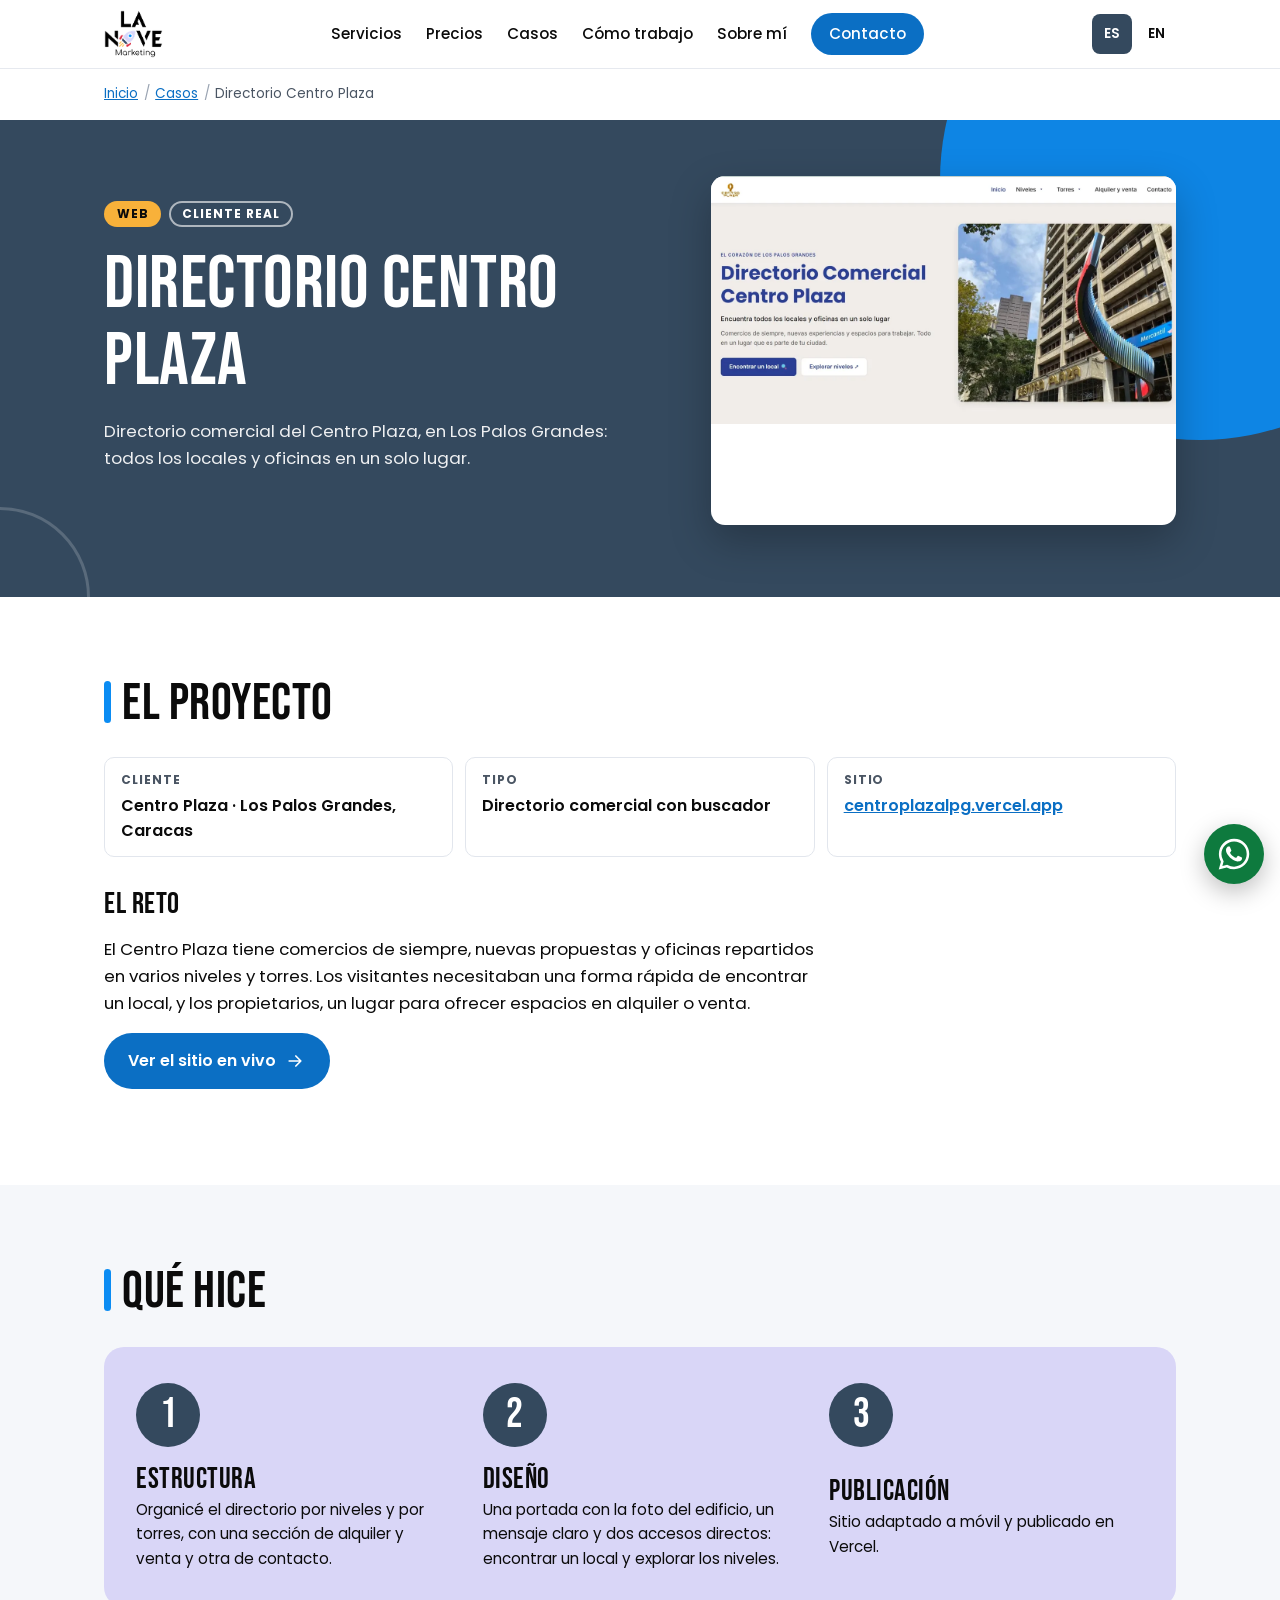
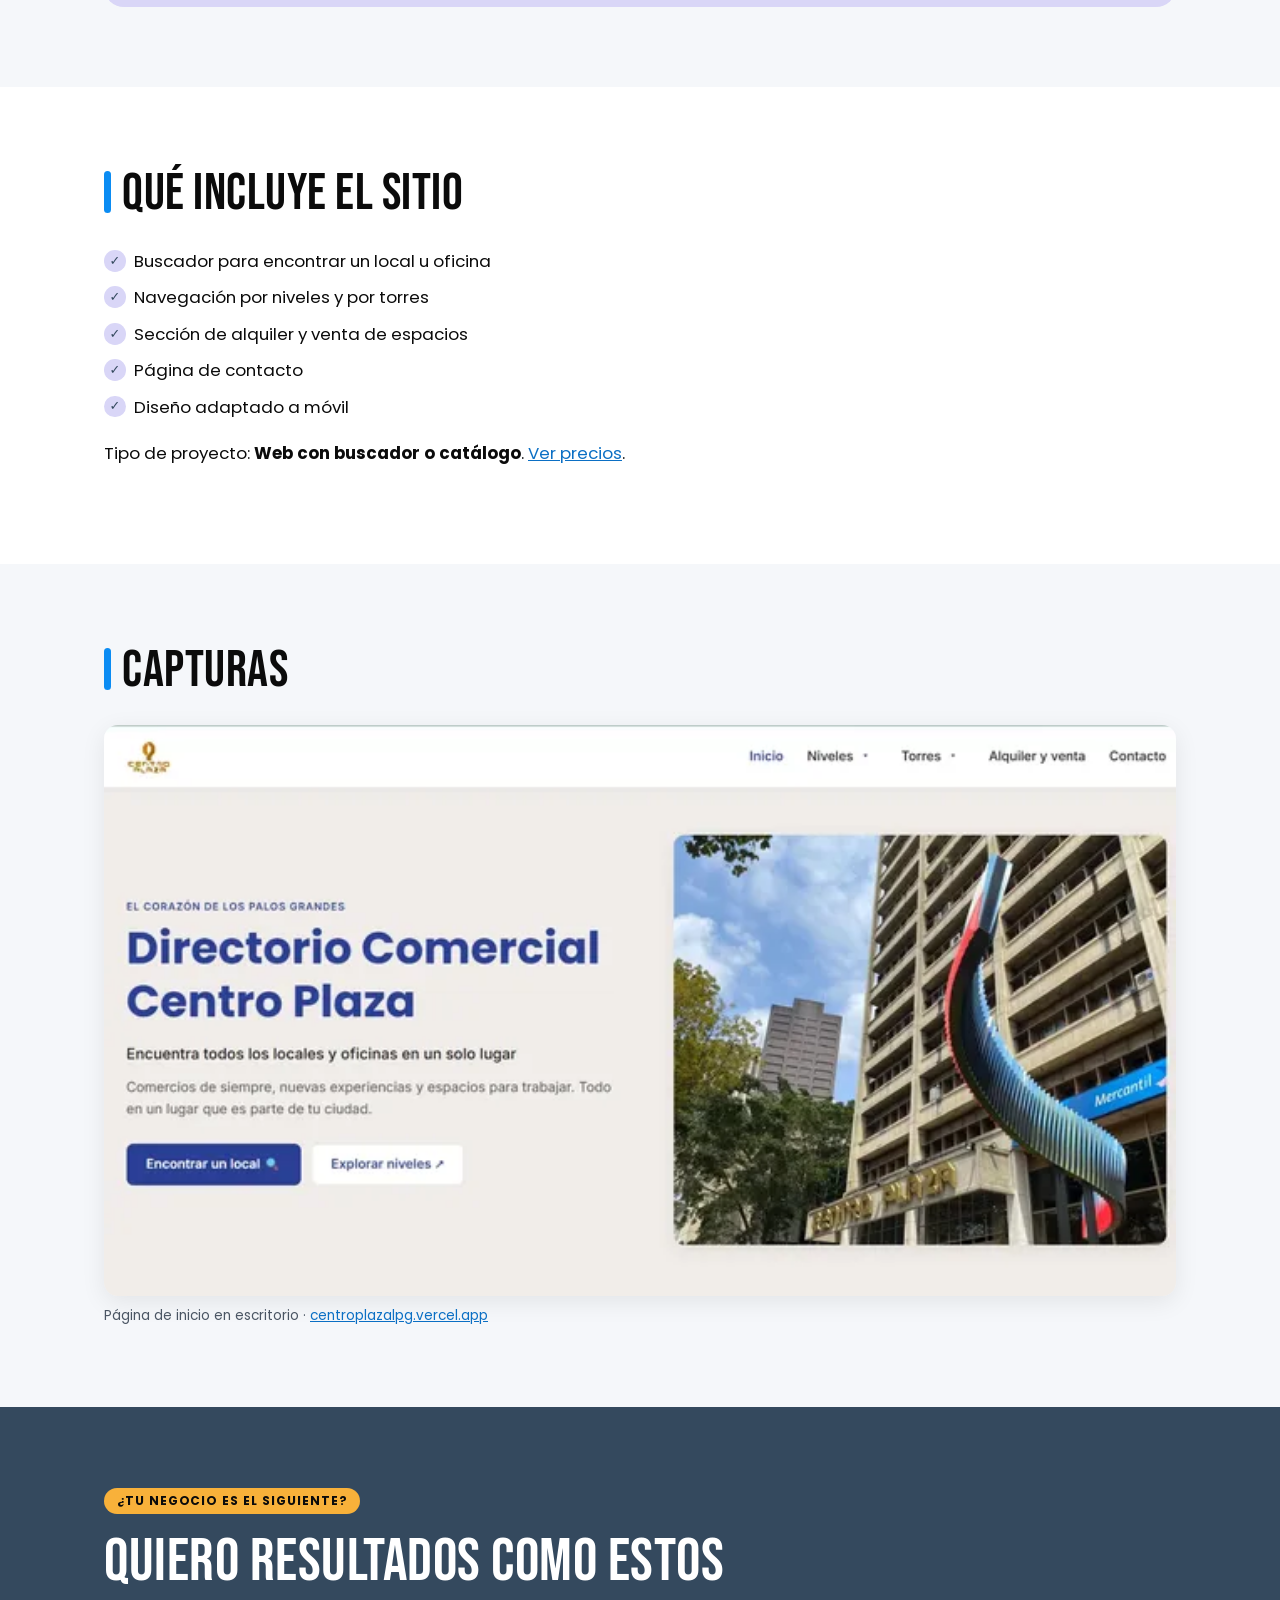
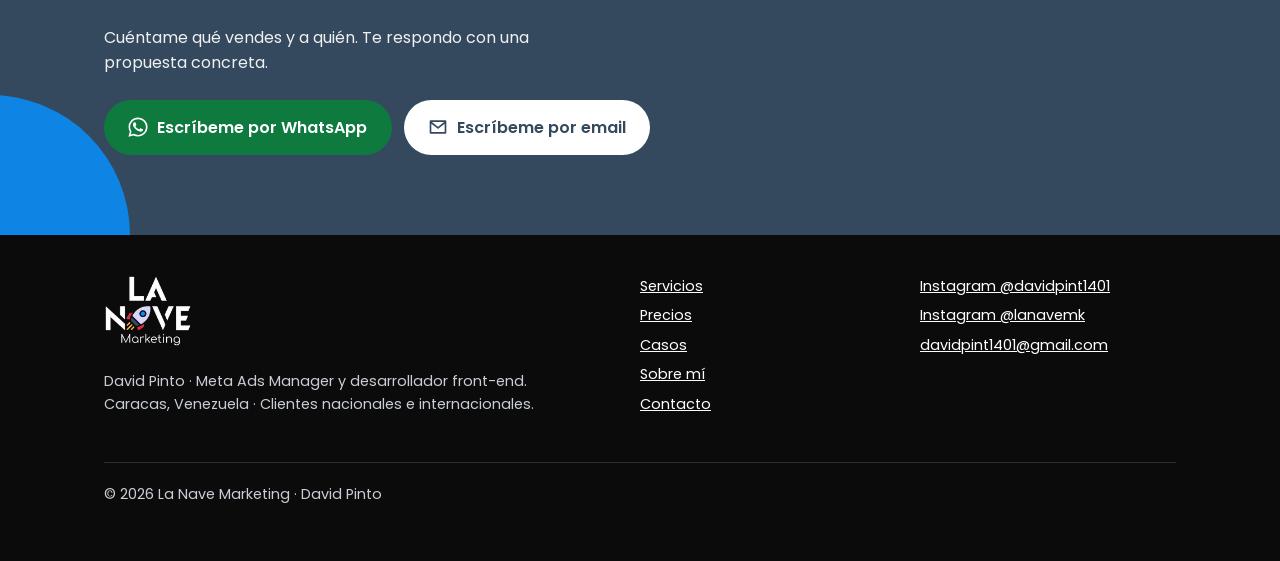
<file: casos/centro-plaza/index.html>
<!doctype html>
<html lang="es" data-region="ve">
<head>
  <meta charset="utf-8">
  <meta name="viewport" content="width=device-width, initial-scale=1">
  <title>Directorio Centro Plaza: proyecto web | David Pinto · La Nave Marketing</title>
  <meta name="description" content="Directorio Centro Plaza: Directorio comercial del Centro Plaza, en Los Palos Grandes: todos los locales y oficinas en un solo lugar.">
  <meta name="theme-color" content="#34495E">

  <link rel="canonical" href="https://[DOMINIO]/casos/centro-plaza/">
  <link rel="alternate" hreflang="es" href="https://[DOMINIO]/casos/centro-plaza/">
  <link rel="alternate" hreflang="en" href="https://[DOMINIO]/en/cases/centro-plaza/">
  <link rel="alternate" hreflang="x-default" href="https://[DOMINIO]/casos/centro-plaza/">

  <meta property="og:type" content="article">
  <meta property="og:locale" content="es_VE">
  <meta property="og:site_name" content="La Nave Marketing">
  <meta property="og:title" content="Directorio Centro Plaza · proyecto web de La Nave Marketing">
  <meta property="og:description" content="Directorio Centro Plaza: Directorio comercial del Centro Plaza, en Los Palos Grandes: todos los locales y oficinas en un solo lugar.">
  <meta property="og:url" content="https://[DOMINIO]/casos/centro-plaza/">
  <meta property="og:image" content="https://[DOMINIO]/assets/img/og-image.jpg">
  <meta property="og:image:width" content="1200">
  <meta property="og:image:height" content="630">
  <meta name="twitter:card" content="summary_large_image">

  <link rel="icon" href="/assets/favicon/favicon.ico" sizes="any">
  <link rel="icon" type="image/png" sizes="32x32" href="/assets/favicon/favicon-32.png">
  <link rel="apple-touch-icon" href="/assets/favicon/apple-touch-icon.png">

  <link rel="preload" as="font" type="font/woff2" href="/assets/fonts/bebas-neue-400-latin.woff2" crossorigin>
  <link rel="preload" as="font" type="font/woff2" href="/assets/fonts/poppins-400-latin.woff2" crossorigin>
  <link rel="stylesheet" href="/assets/css/styles.css">

  <!-- ============================================================
       PÍXEL DE META · desactivado. Para activarlo: quita los
       comentarios y reemplaza [PIXEL_ID] por el ID de tu píxel.
  <script>
    !function(f,b,e,v,n,t,s){if(f.fbq)return;n=f.fbq=function(){n.callMethod?
    n.callMethod.apply(n,arguments):n.queue.push(arguments)};if(!f._fbq)f._fbq=n;
    n.push=n;n.loaded=!0;n.version='2.0';n.queue=[];t=b.createElement(e);t.async=!0;
    t.src=v;s=b.getElementsByTagName(e)[0];s.parentNode.insertBefore(t,s)}(window,
    document,'script','https://connect.facebook.net/en_US/fbevents.js');
    fbq('init', '[PIXEL_ID]');
    fbq('track', 'PageView');
  </script>
       ============================================================ -->

  <!-- ============================================================
       GOOGLE ANALYTICS 4 · desactivado. Para activarlo: quita los
       comentarios y reemplaza [GA_ID] (formato G-XXXXXXX).
  <script async src="https://www.googletagmanager.com/gtag/js?id=[GA_ID]"></script>
  <script>
    window.dataLayer = window.dataLayer || [];
    function gtag(){dataLayer.push(arguments);}
    gtag('js', new Date());
    gtag('config', '[GA_ID]');
  </script>
       ============================================================ -->

  <script>document.documentElement.classList.add('js', 'geo-pending')</script>
  <script src="/assets/js/main.js" defer></script>
  <script src="/assets/js/main.js" defer></script>

  <!-- Vercel Web Analytics -->
  <script defer src="https://cdn.vercel-insights.com/v1/script.js"></script>
</head>
<body>
  <!-- Iconos reutilizables -->
  <svg width="0" height="0" style="position:absolute" aria-hidden="true" focusable="false">
    <symbol id="i-whatsapp" viewBox="0 0 24 24"><path fill="currentColor" d="M17.47 14.38c-.3-.15-1.76-.87-2.03-.97-.27-.1-.47-.15-.67.15-.2.3-.77.97-.94 1.17-.17.2-.35.22-.65.07-.3-.15-1.26-.46-2.4-1.48-.89-.79-1.49-1.77-1.66-2.07-.17-.3-.02-.46.13-.61.13-.13.3-.35.45-.52.15-.17.2-.3.3-.5.1-.2.05-.37-.03-.52-.07-.15-.67-1.62-.92-2.22-.24-.58-.49-.5-.67-.51h-.57c-.2 0-.52.07-.79.37-.27.3-1.04 1.02-1.04 2.48s1.07 2.88 1.21 3.08c.15.2 2.1 3.2 5.08 4.49.71.31 1.26.49 1.69.62.71.23 1.36.2 1.87.12.57-.08 1.76-.72 2.01-1.41.25-.7.25-1.29.17-1.41-.07-.13-.27-.2-.57-.35zM12.05 21.5h-.01a9.46 9.46 0 0 1-4.82-1.32l-.35-.21-3.58.94.96-3.49-.23-.36a9.43 9.43 0 0 1-1.45-5.03c0-5.22 4.25-9.47 9.48-9.47a9.4 9.4 0 0 1 6.7 2.78 9.4 9.4 0 0 1 2.77 6.7c0 5.22-4.25 9.46-9.47 9.46zm8.06-17.53A11.33 11.33 0 0 0 12.05.63C5.77.63.66 5.74.66 12.02c0 2.01.52 3.97 1.52 5.7L.56 23.63l6.04-1.58a11.36 11.36 0 0 0 5.44 1.39h.01c6.28 0 11.39-5.11 11.39-11.39 0-3.04-1.18-5.9-3.33-8.05z"/></symbol>
    <symbol id="i-mail" viewBox="0 0 24 24"><path fill="none" stroke="currentColor" stroke-width="2" stroke-linecap="round" stroke-linejoin="round" d="M3 5h18v14H3zM3 6l9 7 9-7"/></symbol>
    <symbol id="i-calendar" viewBox="0 0 24 24"><path fill="none" stroke="currentColor" stroke-width="2" stroke-linecap="round" stroke-linejoin="round" d="M4 5h16v15H4zM4 10h16M9 3v4M15 3v4"/></symbol>
    <symbol id="i-arrow" viewBox="0 0 24 24"><path fill="none" stroke="currentColor" stroke-width="2" stroke-linecap="round" stroke-linejoin="round" d="M5 12h14M13 6l6 6-6 6"/></symbol>
  </svg>

  <a class="skip-link" href="#contenido">Saltar al contenido</a>

  <header class="site-header">
    <div class="container site-header__inner">
      <a class="brand" href="/" aria-label="La Nave Marketing · inicio">
        <img src="/assets/img/logos/lanave-color-128.webp" alt="La Nave Marketing" width="59" height="48">
      </a>

      <nav class="lang-switch" aria-label="Idioma">
        <span aria-current="true" lang="es">ES</span>
        <a href="/en/cases/centro-plaza/" hreflang="en" lang="en" aria-label="EN · English version">EN</a>
      </nav>

      <button class="nav-toggle" type="button" aria-expanded="false" aria-controls="menu" aria-label="Abrir menú">
        <svg viewBox="0 0 24 24" aria-hidden="true"><path fill="none" stroke="currentColor" stroke-width="2" stroke-linecap="round" d="M4 7h16M4 12h16M4 17h16"/></svg>
      </button>

      <nav class="site-nav" id="menu" aria-label="Principal">
        <ul>
          <li><a href="/#servicios">Servicios</a></li>
          <li><a href="/#precios">Precios</a></li>
          <li><a href="/#casos">Casos</a></li>
          <li><a href="/#como-trabajo">Cómo trabajo</a></li>
          <li><a href="/#sobre-mi">Sobre mí</a></li>
          <li><a class="btn btn--primary nav-cta" href="/#contacto">Contacto</a></li>
        </ul>
      </nav>
    </div>
  </header>

  <main id="contenido" tabindex="-1">
    <nav class="breadcrumb container" aria-label="Ruta de navegación">
      <ol>
        <li><a href="/">Inicio</a></li>
        <li><a href="/#casos">Casos</a></li>
        <li aria-current="page">Directorio Centro Plaza</li>
      </ol>
    </nav>

    <section class="band hero case-hero" aria-labelledby="case-title">
      <div class="container case-hero__grid">
        <div>
          <div class="hero__pills">
          <span class="pill pill--orange">Web</span>
          <span class="pill pill--outline">Cliente real</span>
          </div>
          <h1 id="case-title">Directorio Centro Plaza</h1>
          <p class="hero__lead">Directorio comercial del Centro Plaza, en Los Palos Grandes: todos los locales y oficinas en un solo lugar.</p>
        </div>
        <div class="case-hero__cover case-hero__cover--shot"><img src="/assets/img/casos/centro-plaza-1200.webp" srcset="/assets/img/casos/centro-plaza-640.webp 640w, /assets/img/casos/centro-plaza-1200.webp 1200w" sizes="(min-width: 900px) 45vw, 100vw" alt="Página de inicio del Directorio Comercial Centro Plaza, con el título, los botones Encontrar un local y Explorar niveles, y una foto del edificio" width="1200" height="640"></div>
      </div>
    </section>

    <section class="section" id="cliente" aria-labelledby="cliente-title">
      <div class="container">
        <h2 class="section-title" id="cliente-title">El proyecto</h2>
        <dl class="facts">
          <div><dt>Cliente</dt><dd>Centro Plaza · Los Palos Grandes, Caracas</dd></div>
          <div><dt>Tipo</dt><dd>Directorio comercial con buscador</dd></div>
          <div><dt>Sitio</dt><dd><a href="https://centroplazalpg.vercel.app/" target="_blank" rel="noopener">centroplazalpg.vercel.app</a></dd></div>
        </dl>
        <h3 class="case-subtitle">El reto</h3>
        <p class="case-text">El Centro Plaza tiene comercios de siempre, nuevas propuestas y oficinas repartidos en varios niveles y torres. Los visitantes necesitaban una forma rápida de encontrar un local, y los propietarios, un lugar para ofrecer espacios en alquiler o venta.</p>
        <p><a class="btn btn--primary" href="https://centroplazalpg.vercel.app/" target="_blank" rel="noopener">Ver el sitio en vivo <svg aria-hidden="true"><use href="#i-arrow"/></svg></a></p>
      </div>
    </section>
    <section class="section section--tint" id="que-hice" aria-labelledby="que-hice-title">
      <div class="container">
        <h2 class="section-title" id="que-hice-title">Qué hice</h2>
        <div class="steps">
          <ol>
            <li class="step">
              <span class="step__num" aria-hidden="true">1</span>
              <div>
                <h3><span class="visually-hidden">Paso 1: </span>Estructura</h3>
                <p>Organicé el directorio por niveles y por torres, con una sección de alquiler y venta y otra de contacto.</p>
              </div>
            </li>
            <li class="step">
              <span class="step__num" aria-hidden="true">2</span>
              <div>
                <h3><span class="visually-hidden">Paso 2: </span>Diseño</h3>
                <p>Una portada con la foto del edificio, un mensaje claro y dos accesos directos: encontrar un local y explorar los niveles.</p>
              </div>
            </li>
            <li class="step">
              <span class="step__num" aria-hidden="true">3</span>
              <div>
                <h3><span class="visually-hidden">Paso 3: </span>Publicación</h3>
                <p>Sitio adaptado a móvil y publicado en Vercel.</p>
              </div>
            </li>
          </ol>
        </div>
      </div>
    </section>
    <section class="section" id="incluye" aria-labelledby="incluye-title">
      <div class="container">
        <h2 class="section-title" id="incluye-title">Qué incluye el sitio</h2>
        <ul class="check-list">
          <li>Buscador para encontrar un local u oficina</li>
          <li>Navegación por niveles y por torres</li>
          <li>Sección de alquiler y venta de espacios</li>
          <li>Página de contacto</li>
          <li>Diseño adaptado a móvil</li>
        </ul>
        <p class="case-text">Tipo de proyecto: <strong>Web con buscador o catálogo</strong>. <a href="/#precios">Ver precios</a>.</p>
      </div>
    </section>
    <section class="section section--tint" id="capturas" aria-labelledby="capturas-title">
      <div class="container">
        <h2 class="section-title" id="capturas-title">Capturas</h2>
        <figure class="shot shot--wide">
          <img src="/assets/img/casos/centro-plaza-1200.webp" srcset="/assets/img/casos/centro-plaza-640.webp 640w, /assets/img/casos/centro-plaza-1200.webp 1200w" sizes="(min-width: 1120px) 1072px, 100vw" alt="Página de inicio del Directorio Comercial Centro Plaza, con el título, los botones Encontrar un local y Explorar niveles, y una foto del edificio" width="1200" height="640" loading="lazy">
          <figcaption>Página de inicio en escritorio · <a href="https://centroplazalpg.vercel.app/" target="_blank" rel="noopener">centroplazalpg.vercel.app</a></figcaption>
        </figure>
      </div>
    </section>

    <!-- CONTACTO -->
    <section class="band contact case-cta" id="contacto" aria-labelledby="cta-title">
      <div class="container">
        <span class="pill pill--orange">¿Tu negocio es el siguiente?</span>
        <h2 id="cta-title" style="margin-top:1rem">Quiero resultados como estos</h2>
        <p class="contact__lead">Cuéntame qué vendes y a quién. Te respondo con una propuesta concreta.</p>
        <div class="hero__actions">
          <a class="btn btn--whatsapp" href="https://wa.me/584141305217?text=Hola%20David%2C%20vi%20el%20proyecto%20Directorio%20Centro%20Plaza%20y%20quiero%20una%20web%20para%20mi%20negocio." target="_blank" rel="noopener">
            <svg aria-hidden="true"><use href="#i-whatsapp"/></svg>
            Escríbeme por WhatsApp
          </a>
          <a class="btn btn--light" href="mailto:davidpint1401@gmail.com?subject=Quiero%20resultados%20como%20los%20de%20Directorio%20Centro%20Plaza">
            <svg aria-hidden="true"><use href="#i-mail"/></svg>
            Escríbeme por email
          </a>
        </div>
      </div>
    </section>
  </main>

  <footer class="site-footer">
    <div class="container">
      <div class="site-footer__grid">
        <div>
          <a class="site-footer__logo" href="/" aria-label="La Nave Marketing · inicio">
            <img src="/assets/img/logos/lanave-blanco-128.webp" alt="La Nave Marketing" width="88" height="72" loading="lazy">
          </a>
          <p style="margin-top:1rem">David Pinto · Meta Ads Manager y desarrollador front-end.<br>Caracas, Venezuela · Clientes nacionales e internacionales.</p>
        </div>
        <div>
          <h2 class="visually-hidden">Secciones</h2>
          <ul>
            <li><a href="/#servicios">Servicios</a></li>
            <li><a href="/#precios">Precios</a></li>
            <li><a href="/#casos">Casos</a></li>
            <li><a href="/#sobre-mi">Sobre mí</a></li>
            <li><a href="/#contacto">Contacto</a></li>
          </ul>
        </div>
        <div>
          <h2 class="visually-hidden">Redes</h2>
          <ul>
            <li><a href="https://www.instagram.com/davidpint1401/" target="_blank" rel="noopener">Instagram @davidpint1401</a></li>
            <li><a href="https://www.instagram.com/lanavemk/" target="_blank" rel="noopener">Instagram @lanavemk</a></li>
            <li><a href="mailto:davidpint1401@gmail.com">davidpint1401@gmail.com</a></li>
          </ul>
        </div>
      </div>
      <p class="site-footer__bottom">© <span data-year>2026</span> La Nave Marketing · David Pinto</p>
    </div>
  </footer>

  <a class="wa-float" href="https://wa.me/584141305217?text=Hola%20David%2C%20vi%20el%20proyecto%20Directorio%20Centro%20Plaza%20y%20quiero%20una%20web%20para%20mi%20negocio." target="_blank" rel="noopener" aria-label="Escríbeme por WhatsApp">
    <svg aria-hidden="true"><use href="#i-whatsapp"/></svg>
  </a>
</body>
</html>
</file>
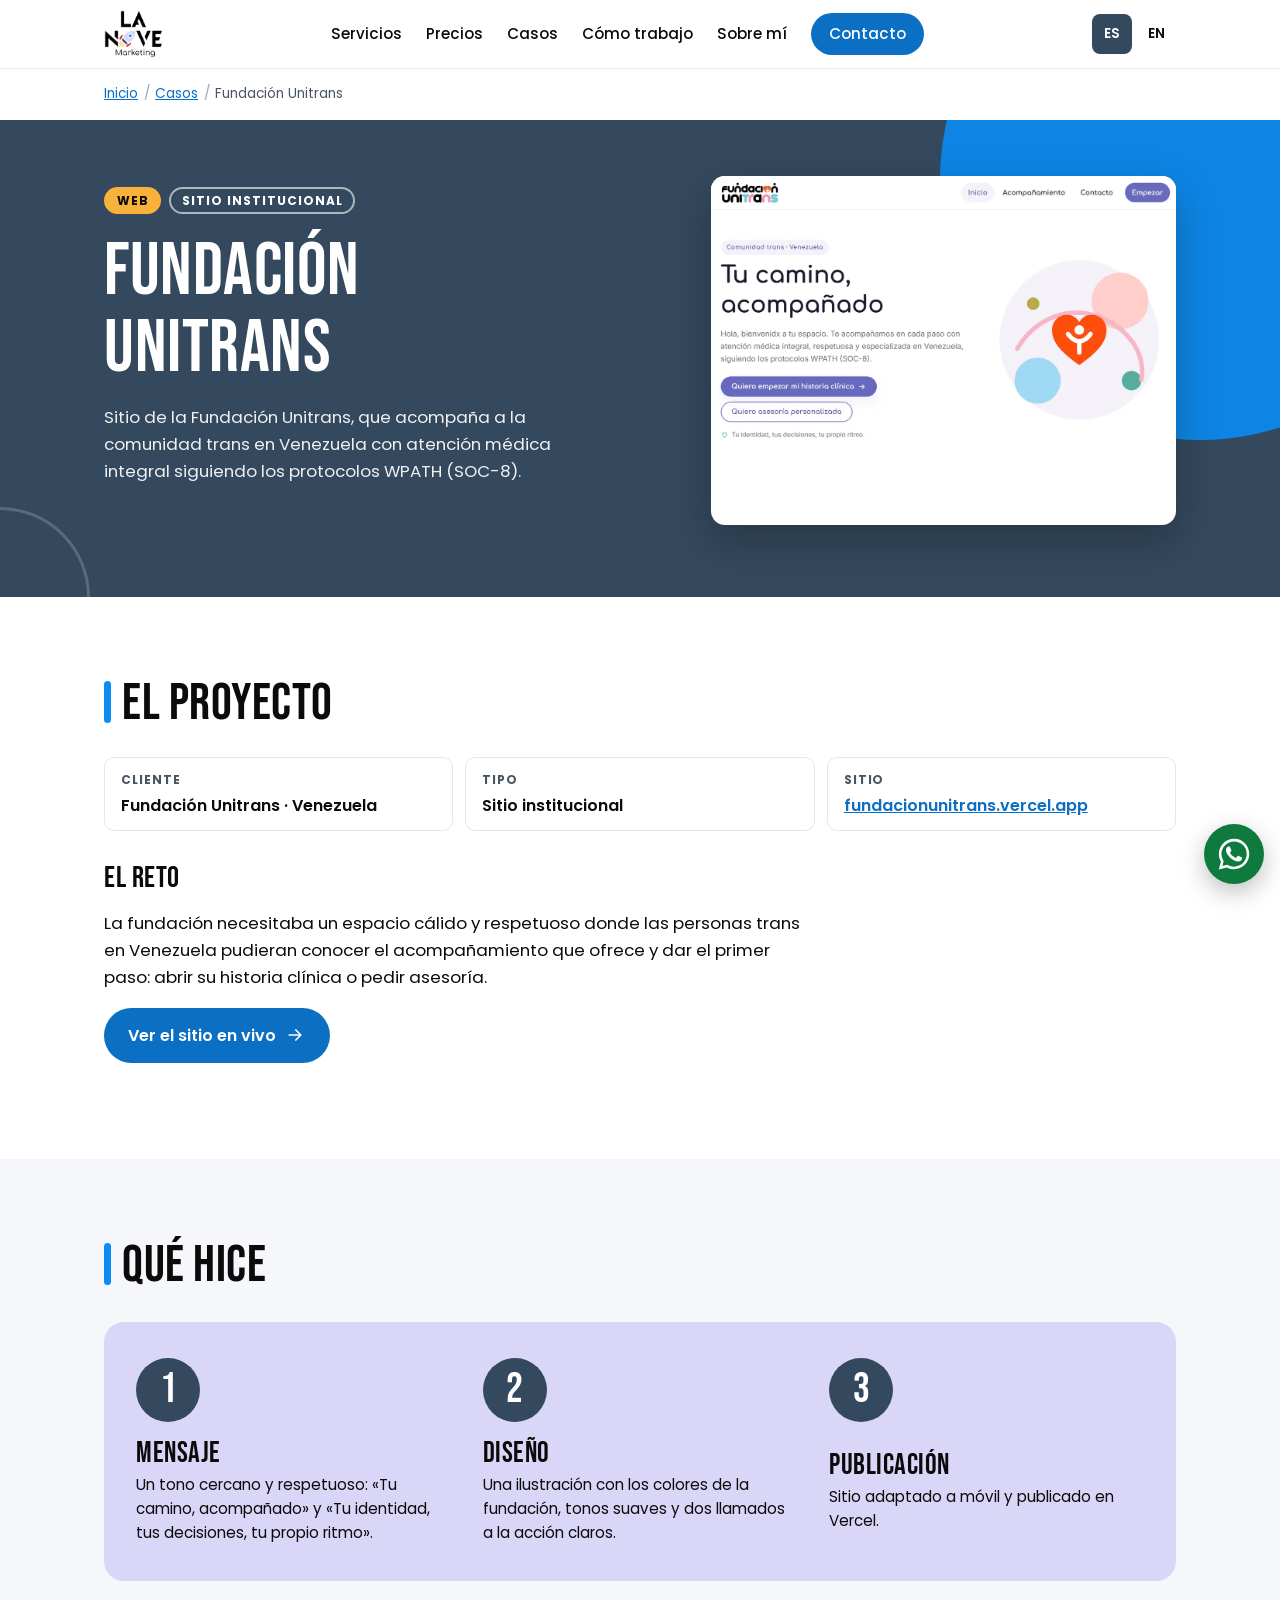
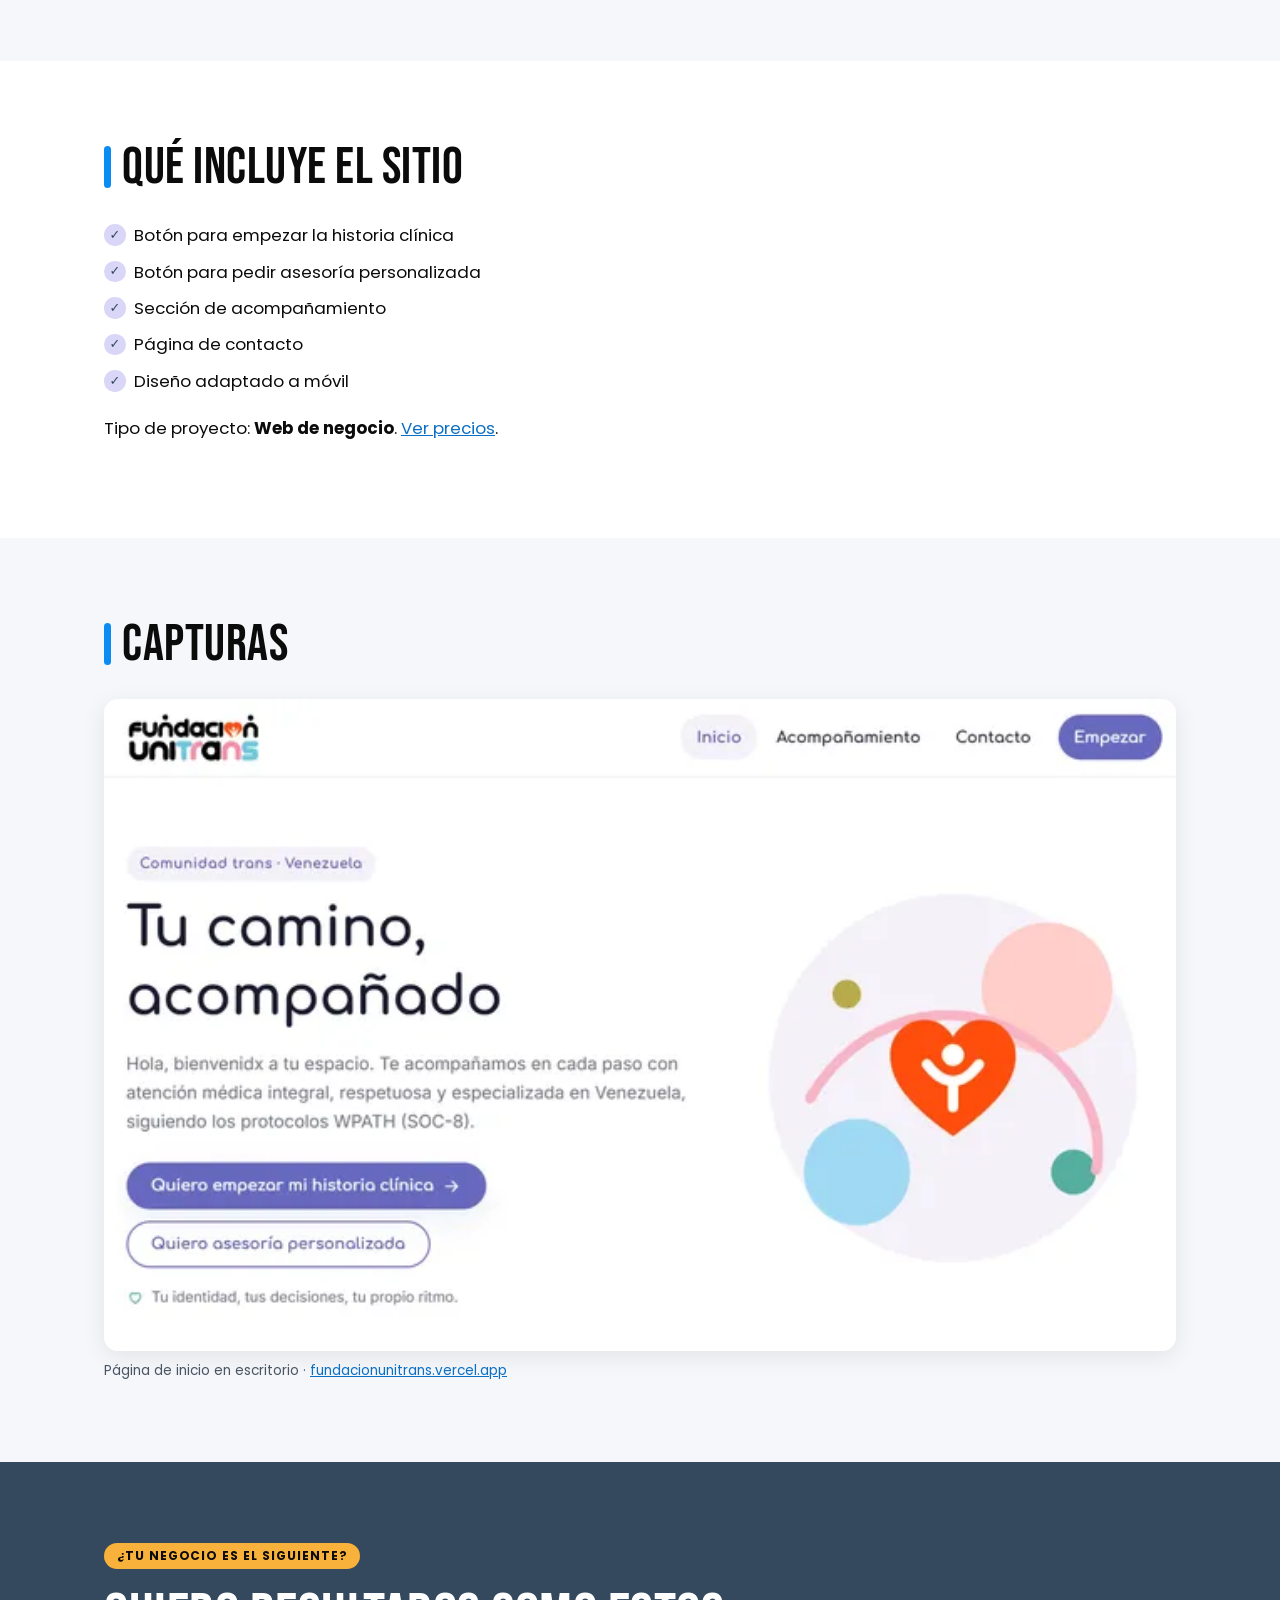
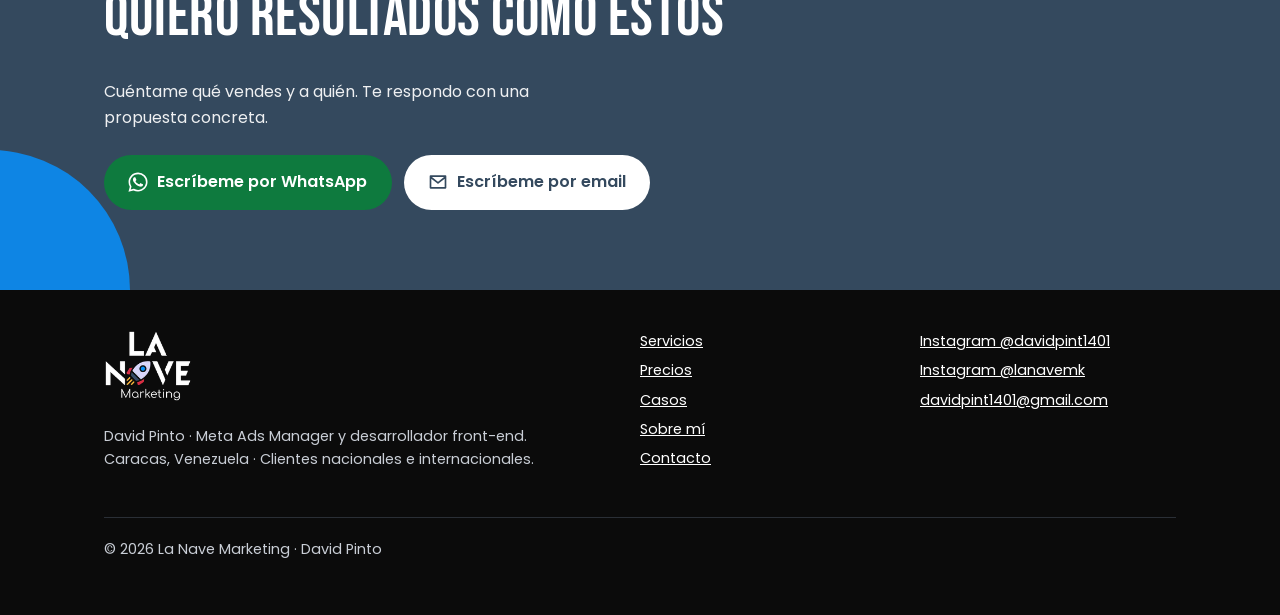
<file: casos/fundacion-unitrans/index.html>
<!doctype html>
<html lang="es" data-region="ve">
<head>
  <meta charset="utf-8">
  <meta name="viewport" content="width=device-width, initial-scale=1">
  <title>Fundación Unitrans: proyecto web | David Pinto · La Nave Marketing</title>
  <meta name="description" content="Fundación Unitrans: Sitio de la Fundación Unitrans, que acompaña a la comunidad trans en Venezuela con atención médica integral siguiendo los protocolos WPATH (SOC-8).">
  <meta name="theme-color" content="#34495E">

  <link rel="canonical" href="https://[DOMINIO]/casos/fundacion-unitrans/">
  <link rel="alternate" hreflang="es" href="https://[DOMINIO]/casos/fundacion-unitrans/">
  <link rel="alternate" hreflang="en" href="https://[DOMINIO]/en/cases/fundacion-unitrans/">
  <link rel="alternate" hreflang="x-default" href="https://[DOMINIO]/casos/fundacion-unitrans/">

  <meta property="og:type" content="article">
  <meta property="og:locale" content="es_VE">
  <meta property="og:site_name" content="La Nave Marketing">
  <meta property="og:title" content="Fundación Unitrans · proyecto web de La Nave Marketing">
  <meta property="og:description" content="Fundación Unitrans: Sitio de la Fundación Unitrans, que acompaña a la comunidad trans en Venezuela con atención médica integral siguiendo los protocolos WPATH (SOC-8).">
  <meta property="og:url" content="https://[DOMINIO]/casos/fundacion-unitrans/">
  <meta property="og:image" content="https://[DOMINIO]/assets/img/og-image.jpg">
  <meta property="og:image:width" content="1200">
  <meta property="og:image:height" content="630">
  <meta name="twitter:card" content="summary_large_image">

  <link rel="icon" href="/assets/favicon/favicon.ico" sizes="any">
  <link rel="icon" type="image/png" sizes="32x32" href="/assets/favicon/favicon-32.png">
  <link rel="apple-touch-icon" href="/assets/favicon/apple-touch-icon.png">

  <link rel="preload" as="font" type="font/woff2" href="/assets/fonts/bebas-neue-400-latin.woff2" crossorigin>
  <link rel="preload" as="font" type="font/woff2" href="/assets/fonts/poppins-400-latin.woff2" crossorigin>
  <link rel="stylesheet" href="/assets/css/styles.css">

  <!-- ============================================================
       PÍXEL DE META · desactivado. Para activarlo: quita los
       comentarios y reemplaza [PIXEL_ID] por el ID de tu píxel.
  <script>
    !function(f,b,e,v,n,t,s){if(f.fbq)return;n=f.fbq=function(){n.callMethod?
    n.callMethod.apply(n,arguments):n.queue.push(arguments)};if(!f._fbq)f._fbq=n;
    n.push=n;n.loaded=!0;n.version='2.0';n.queue=[];t=b.createElement(e);t.async=!0;
    t.src=v;s=b.getElementsByTagName(e)[0];s.parentNode.insertBefore(t,s)}(window,
    document,'script','https://connect.facebook.net/en_US/fbevents.js');
    fbq('init', '[PIXEL_ID]');
    fbq('track', 'PageView');
  </script>
       ============================================================ -->

  <!-- ============================================================
       GOOGLE ANALYTICS 4 · desactivado. Para activarlo: quita los
       comentarios y reemplaza [GA_ID] (formato G-XXXXXXX).
  <script async src="https://www.googletagmanager.com/gtag/js?id=[GA_ID]"></script>
  <script>
    window.dataLayer = window.dataLayer || [];
    function gtag(){dataLayer.push(arguments);}
    gtag('js', new Date());
    gtag('config', '[GA_ID]');
  </script>
       ============================================================ -->

  <script>document.documentElement.classList.add('js', 'geo-pending')</script>
  <script src="/assets/js/main.js" defer></script>
  <script src="/assets/js/main.js" defer></script>

  <!-- Vercel Web Analytics -->
  <script defer src="https://cdn.vercel-insights.com/v1/script.js"></script>
</head>
<body>
  <!-- Iconos reutilizables -->
  <svg width="0" height="0" style="position:absolute" aria-hidden="true" focusable="false">
    <symbol id="i-whatsapp" viewBox="0 0 24 24"><path fill="currentColor" d="M17.47 14.38c-.3-.15-1.76-.87-2.03-.97-.27-.1-.47-.15-.67.15-.2.3-.77.97-.94 1.17-.17.2-.35.22-.65.07-.3-.15-1.26-.46-2.4-1.48-.89-.79-1.49-1.77-1.66-2.07-.17-.3-.02-.46.13-.61.13-.13.3-.35.45-.52.15-.17.2-.3.3-.5.1-.2.05-.37-.03-.52-.07-.15-.67-1.62-.92-2.22-.24-.58-.49-.5-.67-.51h-.57c-.2 0-.52.07-.79.37-.27.3-1.04 1.02-1.04 2.48s1.07 2.88 1.21 3.08c.15.2 2.1 3.2 5.08 4.49.71.31 1.26.49 1.69.62.71.23 1.36.2 1.87.12.57-.08 1.76-.72 2.01-1.41.25-.7.25-1.29.17-1.41-.07-.13-.27-.2-.57-.35zM12.05 21.5h-.01a9.46 9.46 0 0 1-4.82-1.32l-.35-.21-3.58.94.96-3.49-.23-.36a9.43 9.43 0 0 1-1.45-5.03c0-5.22 4.25-9.47 9.48-9.47a9.4 9.4 0 0 1 6.7 2.78 9.4 9.4 0 0 1 2.77 6.7c0 5.22-4.25 9.46-9.47 9.46zm8.06-17.53A11.33 11.33 0 0 0 12.05.63C5.77.63.66 5.74.66 12.02c0 2.01.52 3.97 1.52 5.7L.56 23.63l6.04-1.58a11.36 11.36 0 0 0 5.44 1.39h.01c6.28 0 11.39-5.11 11.39-11.39 0-3.04-1.18-5.9-3.33-8.05z"/></symbol>
    <symbol id="i-mail" viewBox="0 0 24 24"><path fill="none" stroke="currentColor" stroke-width="2" stroke-linecap="round" stroke-linejoin="round" d="M3 5h18v14H3zM3 6l9 7 9-7"/></symbol>
    <symbol id="i-calendar" viewBox="0 0 24 24"><path fill="none" stroke="currentColor" stroke-width="2" stroke-linecap="round" stroke-linejoin="round" d="M4 5h16v15H4zM4 10h16M9 3v4M15 3v4"/></symbol>
    <symbol id="i-arrow" viewBox="0 0 24 24"><path fill="none" stroke="currentColor" stroke-width="2" stroke-linecap="round" stroke-linejoin="round" d="M5 12h14M13 6l6 6-6 6"/></symbol>
  </svg>

  <a class="skip-link" href="#contenido">Saltar al contenido</a>

  <header class="site-header">
    <div class="container site-header__inner">
      <a class="brand" href="/" aria-label="La Nave Marketing · inicio">
        <img src="/assets/img/logos/lanave-color-128.webp" alt="La Nave Marketing" width="59" height="48">
      </a>

      <nav class="lang-switch" aria-label="Idioma">
        <span aria-current="true" lang="es">ES</span>
        <a href="/en/cases/fundacion-unitrans/" hreflang="en" lang="en" aria-label="EN · English version">EN</a>
      </nav>

      <button class="nav-toggle" type="button" aria-expanded="false" aria-controls="menu" aria-label="Abrir menú">
        <svg viewBox="0 0 24 24" aria-hidden="true"><path fill="none" stroke="currentColor" stroke-width="2" stroke-linecap="round" d="M4 7h16M4 12h16M4 17h16"/></svg>
      </button>

      <nav class="site-nav" id="menu" aria-label="Principal">
        <ul>
          <li><a href="/#servicios">Servicios</a></li>
          <li><a href="/#precios">Precios</a></li>
          <li><a href="/#casos">Casos</a></li>
          <li><a href="/#como-trabajo">Cómo trabajo</a></li>
          <li><a href="/#sobre-mi">Sobre mí</a></li>
          <li><a class="btn btn--primary nav-cta" href="/#contacto">Contacto</a></li>
        </ul>
      </nav>
    </div>
  </header>

  <main id="contenido" tabindex="-1">
    <nav class="breadcrumb container" aria-label="Ruta de navegación">
      <ol>
        <li><a href="/">Inicio</a></li>
        <li><a href="/#casos">Casos</a></li>
        <li aria-current="page">Fundación Unitrans</li>
      </ol>
    </nav>

    <section class="band hero case-hero" aria-labelledby="case-title">
      <div class="container case-hero__grid">
        <div>
          <div class="hero__pills">
          <span class="pill pill--orange">Web</span>
          <span class="pill pill--outline">Sitio institucional</span>
          </div>
          <h1 id="case-title">Fundación Unitrans</h1>
          <p class="hero__lead">Sitio de la Fundación Unitrans, que acompaña a la comunidad trans en Venezuela con atención médica integral siguiendo los protocolos WPATH (SOC-8).</p>
        </div>
        <div class="case-hero__cover case-hero__cover--shot"><img src="/assets/img/casos/fundacion-unitrans-1200.webp" srcset="/assets/img/casos/fundacion-unitrans-640.webp 640w, /assets/img/casos/fundacion-unitrans-1200.webp 1200w" sizes="(min-width: 900px) 45vw, 100vw" alt="Página de inicio de la Fundación Unitrans con el título Tu camino, acompañado, los botones Quiero empezar mi historia clínica y Quiero asesoría personalizada, y una ilustración de un corazón" width="1200" height="729"></div>
      </div>
    </section>

    <section class="section" id="cliente" aria-labelledby="cliente-title">
      <div class="container">
        <h2 class="section-title" id="cliente-title">El proyecto</h2>
        <dl class="facts">
          <div><dt>Cliente</dt><dd>Fundación Unitrans · Venezuela</dd></div>
          <div><dt>Tipo</dt><dd>Sitio institucional</dd></div>
          <div><dt>Sitio</dt><dd><a href="https://fundacionunitrans.vercel.app/" target="_blank" rel="noopener">fundacionunitrans.vercel.app</a></dd></div>
        </dl>
        <h3 class="case-subtitle">El reto</h3>
        <p class="case-text">La fundación necesitaba un espacio cálido y respetuoso donde las personas trans en Venezuela pudieran conocer el acompañamiento que ofrece y dar el primer paso: abrir su historia clínica o pedir asesoría.</p>
        <p><a class="btn btn--primary" href="https://fundacionunitrans.vercel.app/" target="_blank" rel="noopener">Ver el sitio en vivo <svg aria-hidden="true"><use href="#i-arrow"/></svg></a></p>
      </div>
    </section>
    <section class="section section--tint" id="que-hice" aria-labelledby="que-hice-title">
      <div class="container">
        <h2 class="section-title" id="que-hice-title">Qué hice</h2>
        <div class="steps">
          <ol>
            <li class="step">
              <span class="step__num" aria-hidden="true">1</span>
              <div>
                <h3><span class="visually-hidden">Paso 1: </span>Mensaje</h3>
                <p>Un tono cercano y respetuoso: «Tu camino, acompañado» y «Tu identidad, tus decisiones, tu propio ritmo».</p>
              </div>
            </li>
            <li class="step">
              <span class="step__num" aria-hidden="true">2</span>
              <div>
                <h3><span class="visually-hidden">Paso 2: </span>Diseño</h3>
                <p>Una ilustración con los colores de la fundación, tonos suaves y dos llamados a la acción claros.</p>
              </div>
            </li>
            <li class="step">
              <span class="step__num" aria-hidden="true">3</span>
              <div>
                <h3><span class="visually-hidden">Paso 3: </span>Publicación</h3>
                <p>Sitio adaptado a móvil y publicado en Vercel.</p>
              </div>
            </li>
          </ol>
        </div>
      </div>
    </section>
    <section class="section" id="incluye" aria-labelledby="incluye-title">
      <div class="container">
        <h2 class="section-title" id="incluye-title">Qué incluye el sitio</h2>
        <ul class="check-list">
          <li>Botón para empezar la historia clínica</li>
          <li>Botón para pedir asesoría personalizada</li>
          <li>Sección de acompañamiento</li>
          <li>Página de contacto</li>
          <li>Diseño adaptado a móvil</li>
        </ul>
        <p class="case-text">Tipo de proyecto: <strong>Web de negocio</strong>. <a href="/#precios">Ver precios</a>.</p>
      </div>
    </section>
    <section class="section section--tint" id="capturas" aria-labelledby="capturas-title">
      <div class="container">
        <h2 class="section-title" id="capturas-title">Capturas</h2>
        <figure class="shot shot--wide">
          <img src="/assets/img/casos/fundacion-unitrans-1200.webp" srcset="/assets/img/casos/fundacion-unitrans-640.webp 640w, /assets/img/casos/fundacion-unitrans-1200.webp 1200w" sizes="(min-width: 1120px) 1072px, 100vw" alt="Página de inicio de la Fundación Unitrans con el título Tu camino, acompañado, los botones Quiero empezar mi historia clínica y Quiero asesoría personalizada, y una ilustración de un corazón" width="1200" height="729" loading="lazy">
          <figcaption>Página de inicio en escritorio · <a href="https://fundacionunitrans.vercel.app/" target="_blank" rel="noopener">fundacionunitrans.vercel.app</a></figcaption>
        </figure>
      </div>
    </section>

    <!-- CONTACTO -->
    <section class="band contact case-cta" id="contacto" aria-labelledby="cta-title">
      <div class="container">
        <span class="pill pill--orange">¿Tu negocio es el siguiente?</span>
        <h2 id="cta-title" style="margin-top:1rem">Quiero resultados como estos</h2>
        <p class="contact__lead">Cuéntame qué vendes y a quién. Te respondo con una propuesta concreta.</p>
        <div class="hero__actions">
          <a class="btn btn--whatsapp" href="https://wa.me/584141305217?text=Hola%20David%2C%20vi%20el%20proyecto%20Fundación%20Unitrans%20y%20quiero%20una%20web%20para%20mi%20negocio." target="_blank" rel="noopener">
            <svg aria-hidden="true"><use href="#i-whatsapp"/></svg>
            Escríbeme por WhatsApp
          </a>
          <a class="btn btn--light" href="mailto:davidpint1401@gmail.com?subject=Quiero%20resultados%20como%20los%20de%20Fundación%20Unitrans">
            <svg aria-hidden="true"><use href="#i-mail"/></svg>
            Escríbeme por email
          </a>
        </div>
      </div>
    </section>
  </main>

  <footer class="site-footer">
    <div class="container">
      <div class="site-footer__grid">
        <div>
          <a class="site-footer__logo" href="/" aria-label="La Nave Marketing · inicio">
            <img src="/assets/img/logos/lanave-blanco-128.webp" alt="La Nave Marketing" width="88" height="72" loading="lazy">
          </a>
          <p style="margin-top:1rem">David Pinto · Meta Ads Manager y desarrollador front-end.<br>Caracas, Venezuela · Clientes nacionales e internacionales.</p>
        </div>
        <div>
          <h2 class="visually-hidden">Secciones</h2>
          <ul>
            <li><a href="/#servicios">Servicios</a></li>
            <li><a href="/#precios">Precios</a></li>
            <li><a href="/#casos">Casos</a></li>
            <li><a href="/#sobre-mi">Sobre mí</a></li>
            <li><a href="/#contacto">Contacto</a></li>
          </ul>
        </div>
        <div>
          <h2 class="visually-hidden">Redes</h2>
          <ul>
            <li><a href="https://www.instagram.com/davidpint1401/" target="_blank" rel="noopener">Instagram @davidpint1401</a></li>
            <li><a href="https://www.instagram.com/lanavemk/" target="_blank" rel="noopener">Instagram @lanavemk</a></li>
            <li><a href="mailto:davidpint1401@gmail.com">davidpint1401@gmail.com</a></li>
          </ul>
        </div>
      </div>
      <p class="site-footer__bottom">© <span data-year>2026</span> La Nave Marketing · David Pinto</p>
    </div>
  </footer>

  <a class="wa-float" href="https://wa.me/584141305217?text=Hola%20David%2C%20vi%20el%20proyecto%20Fundación%20Unitrans%20y%20quiero%20una%20web%20para%20mi%20negocio." target="_blank" rel="noopener" aria-label="Escríbeme por WhatsApp">
    <svg aria-hidden="true"><use href="#i-whatsapp"/></svg>
  </a>
</body>
</html>
</file>
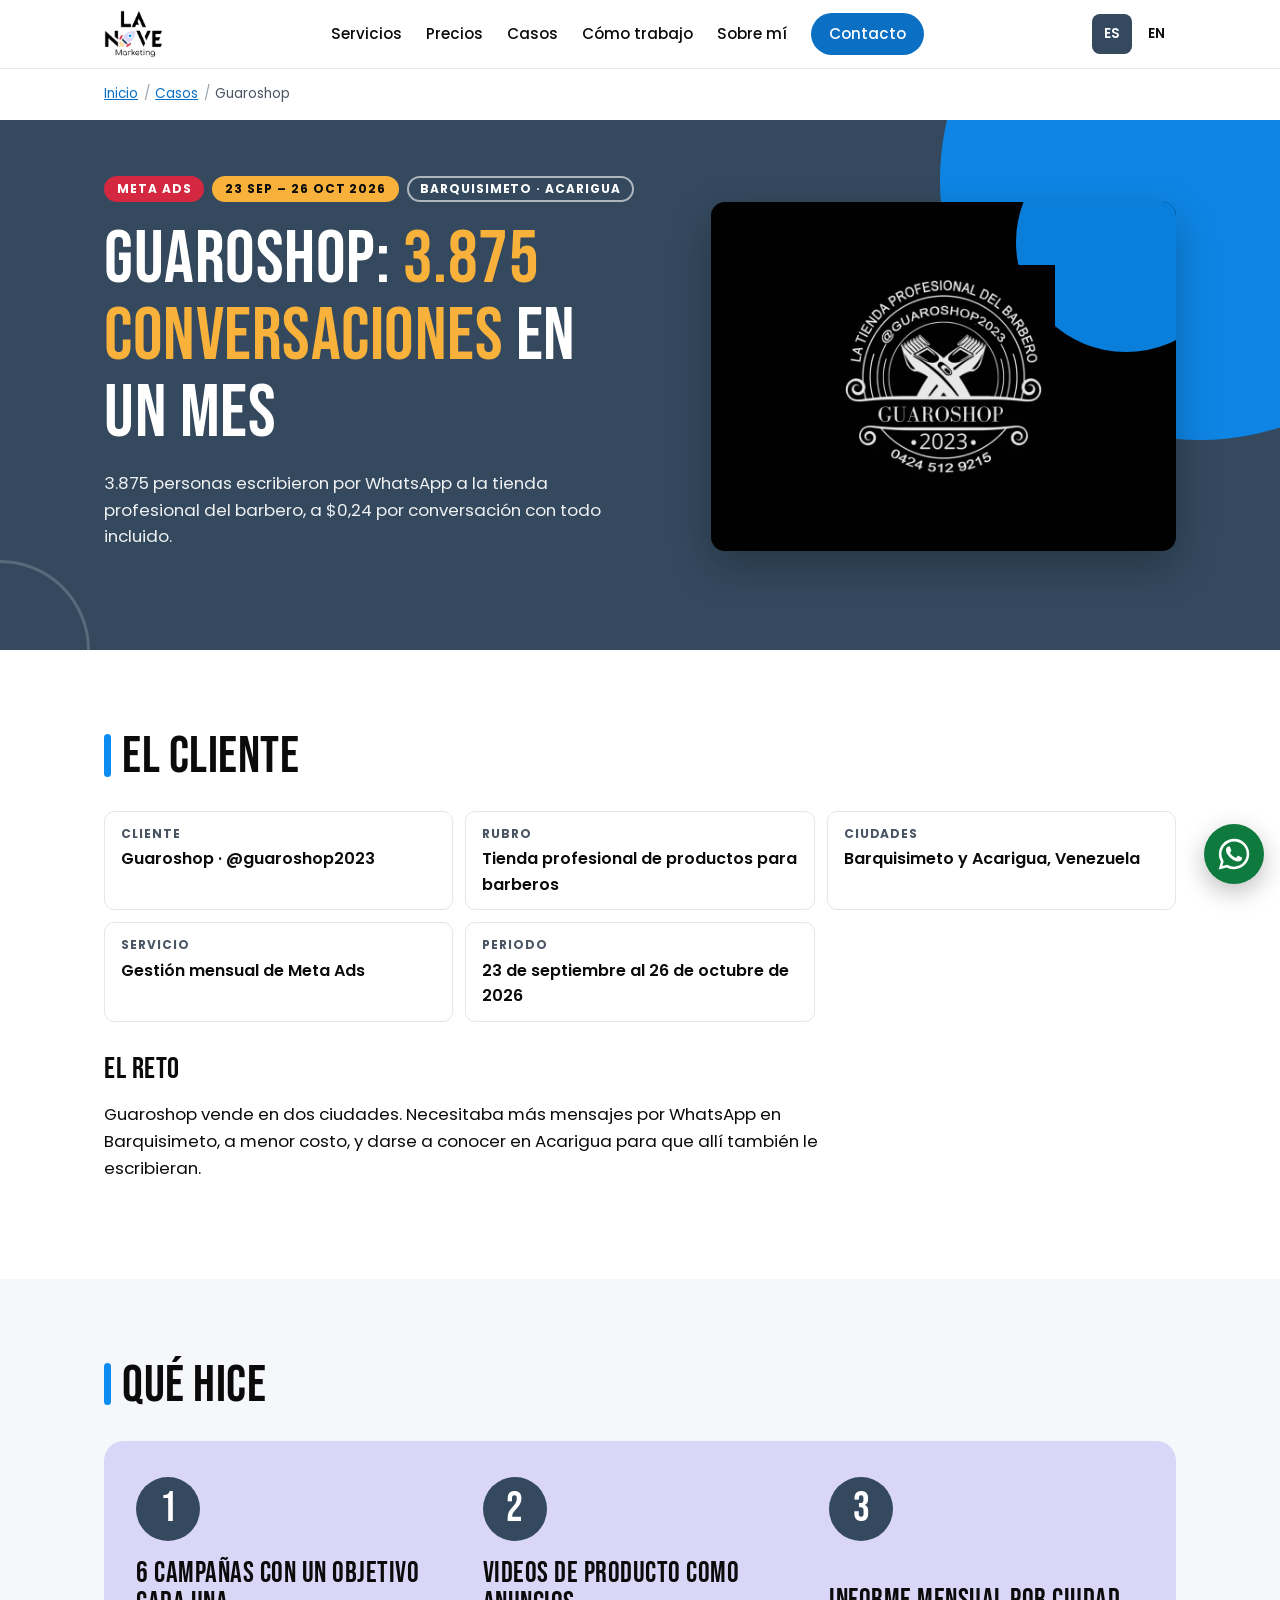
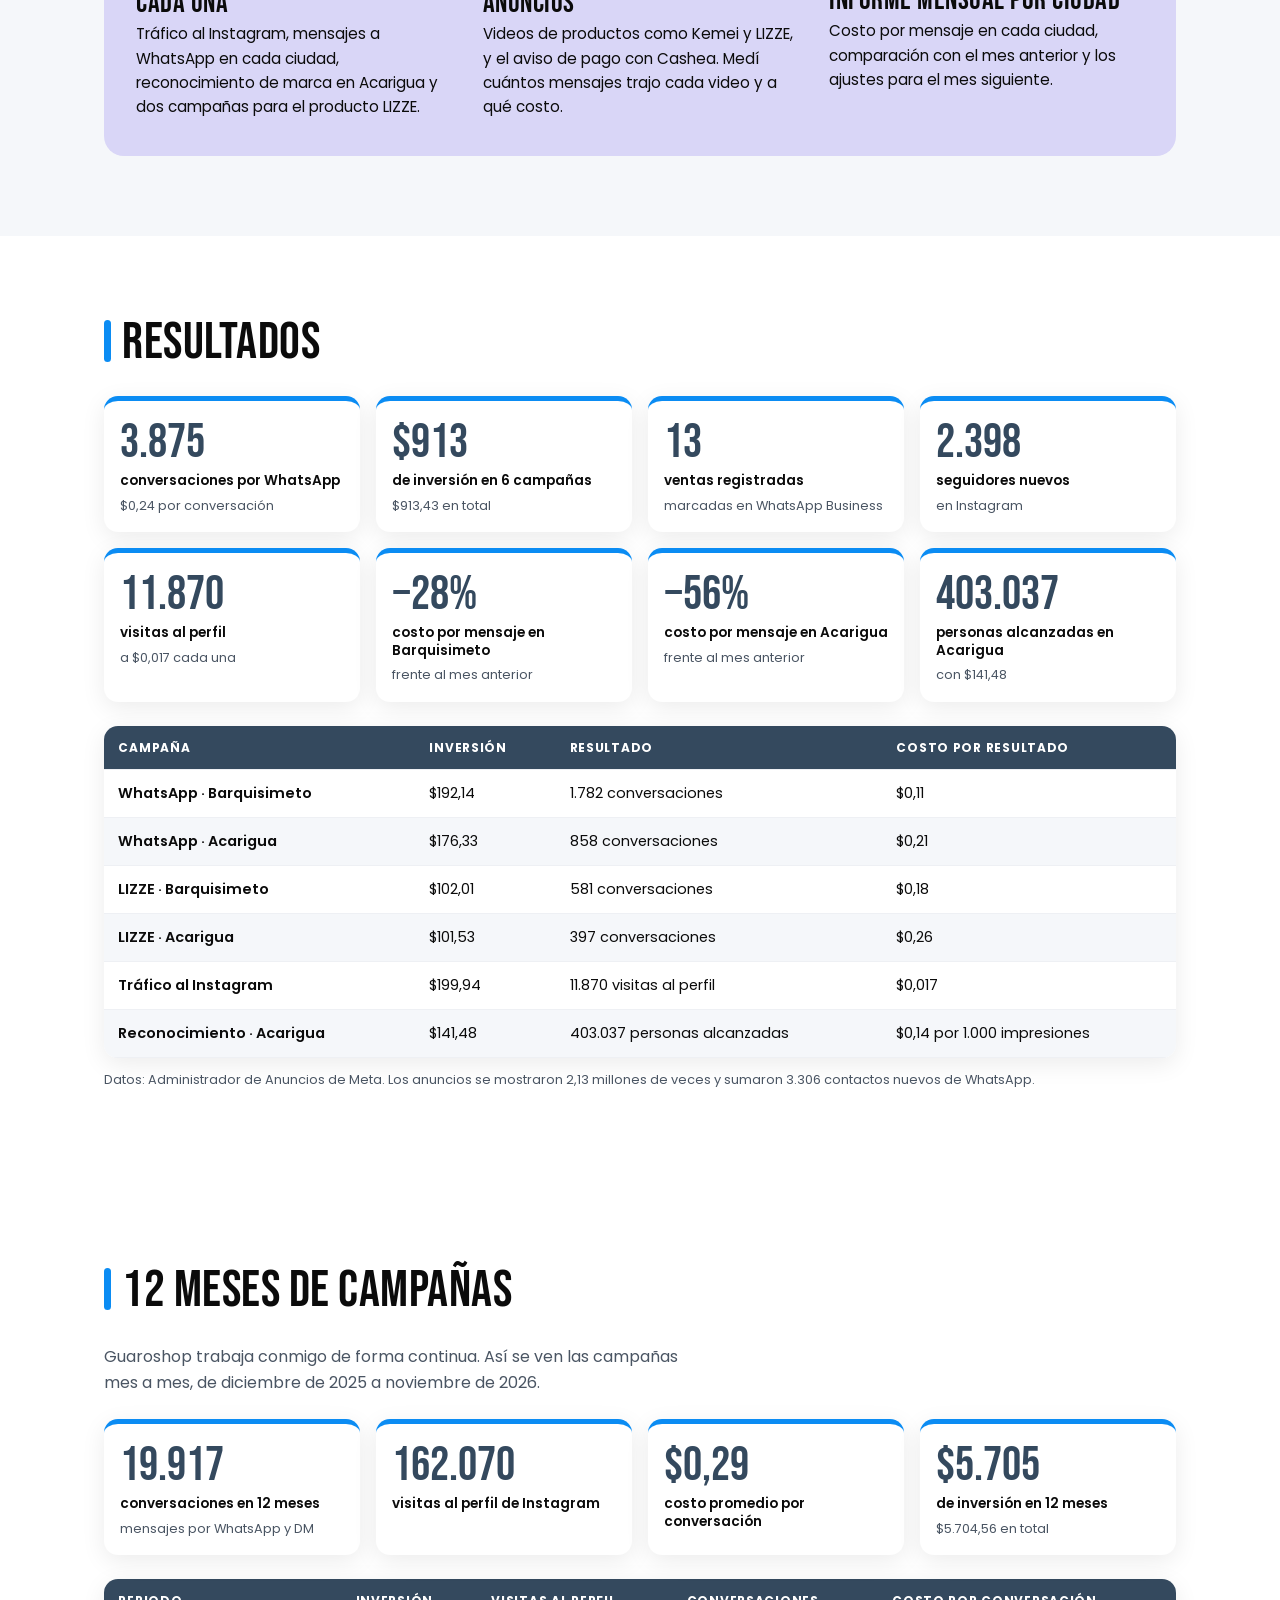
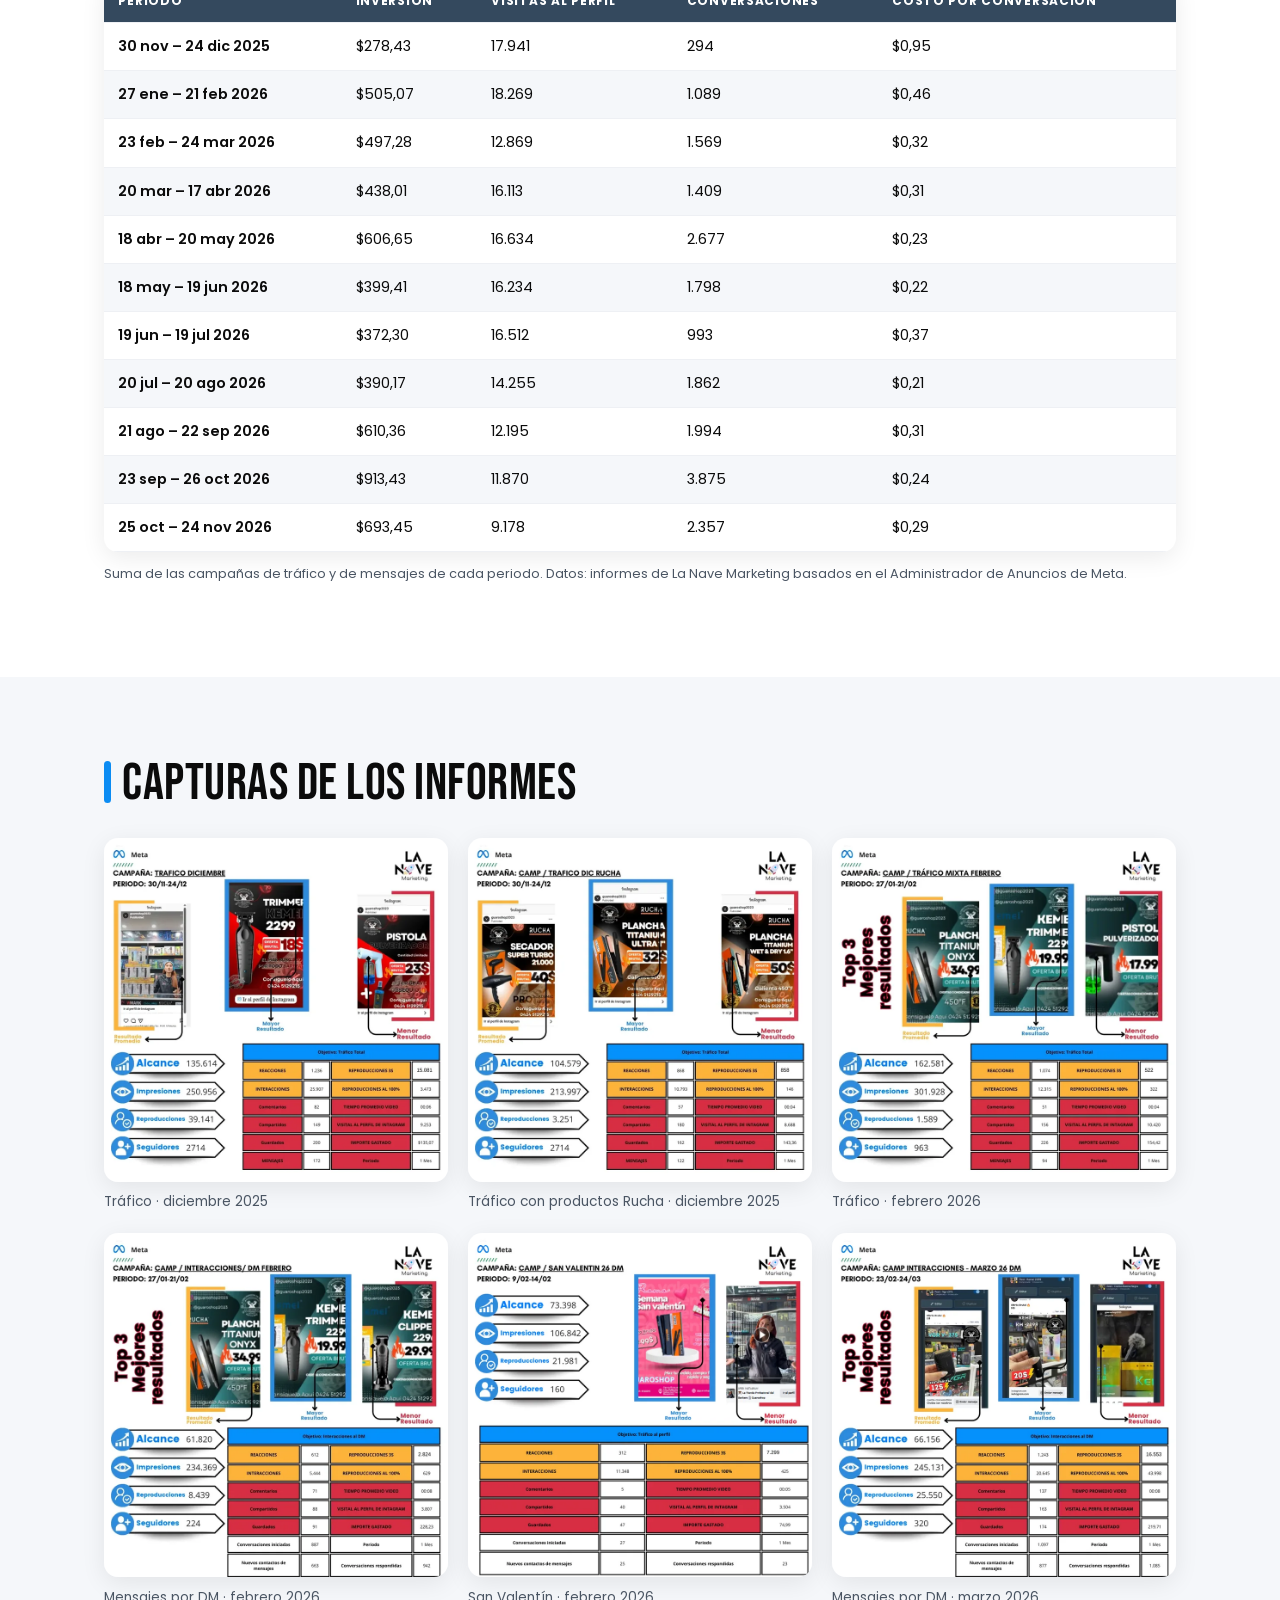
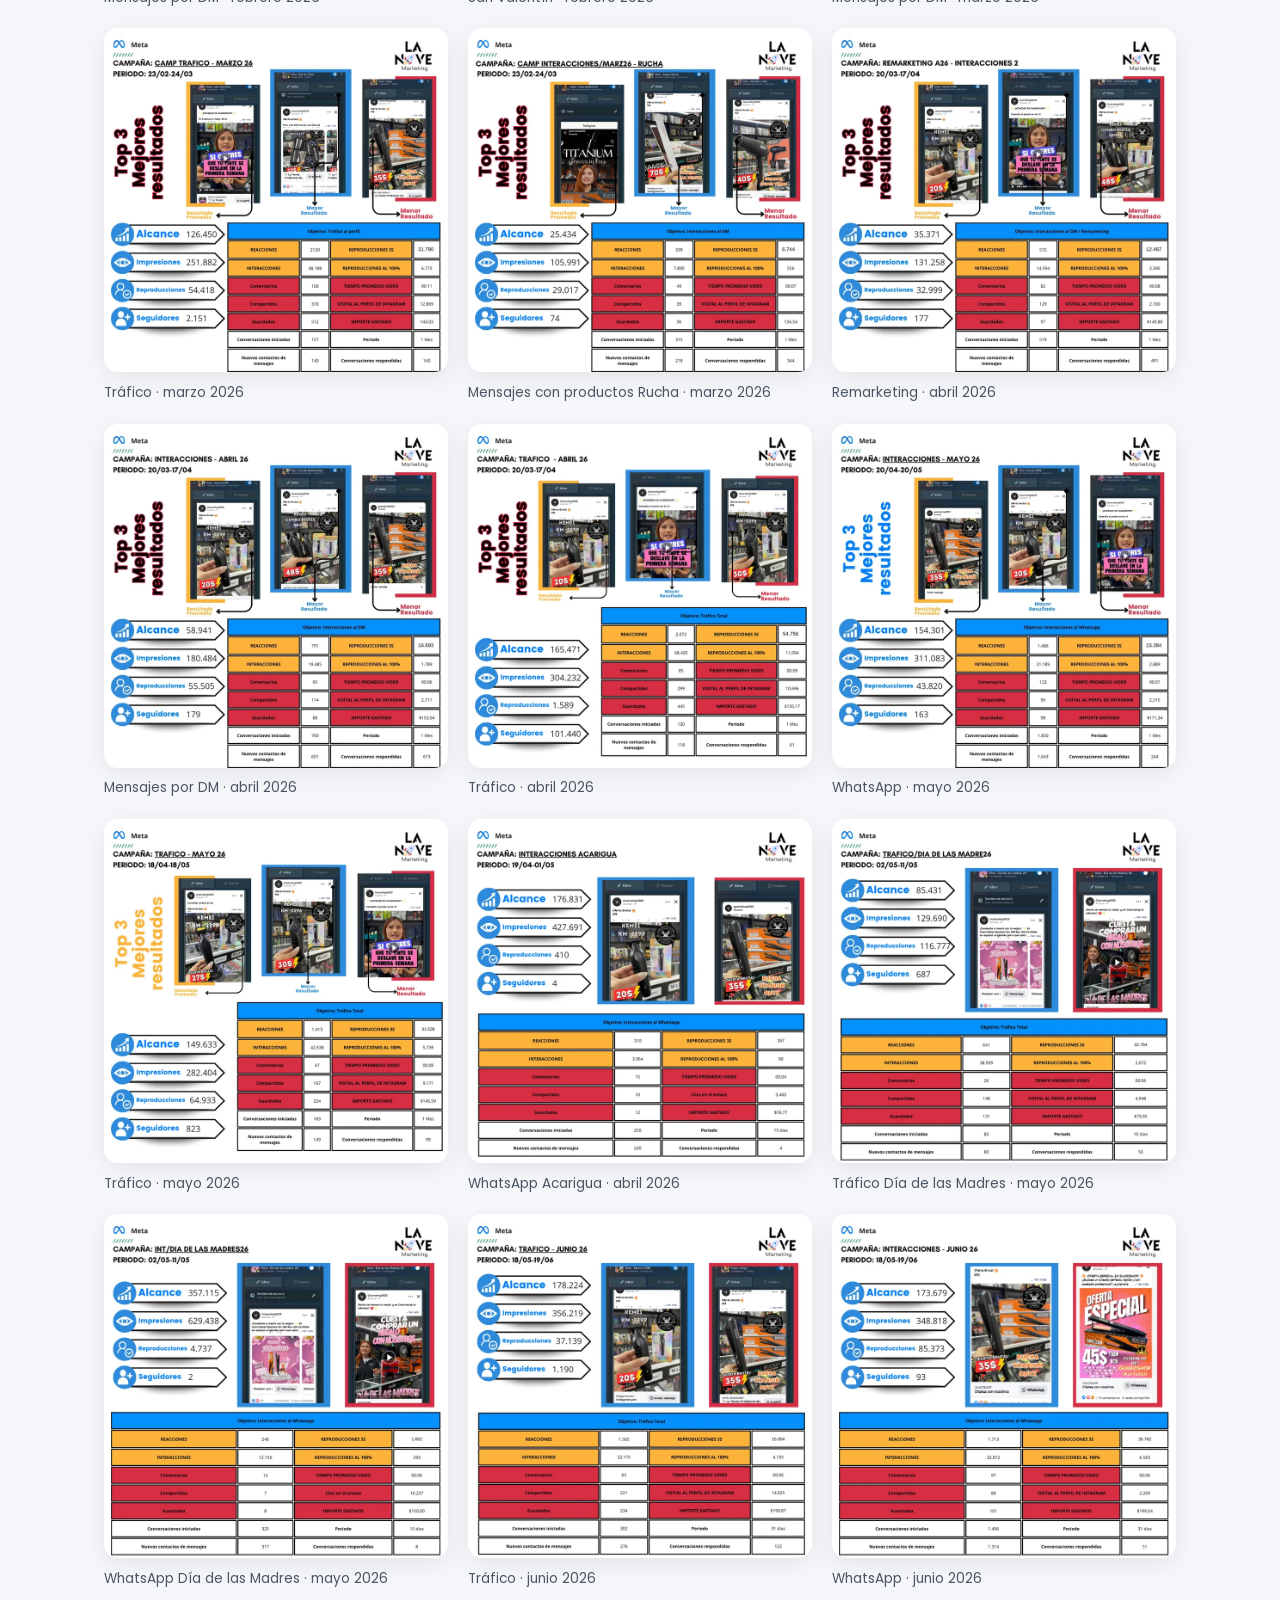
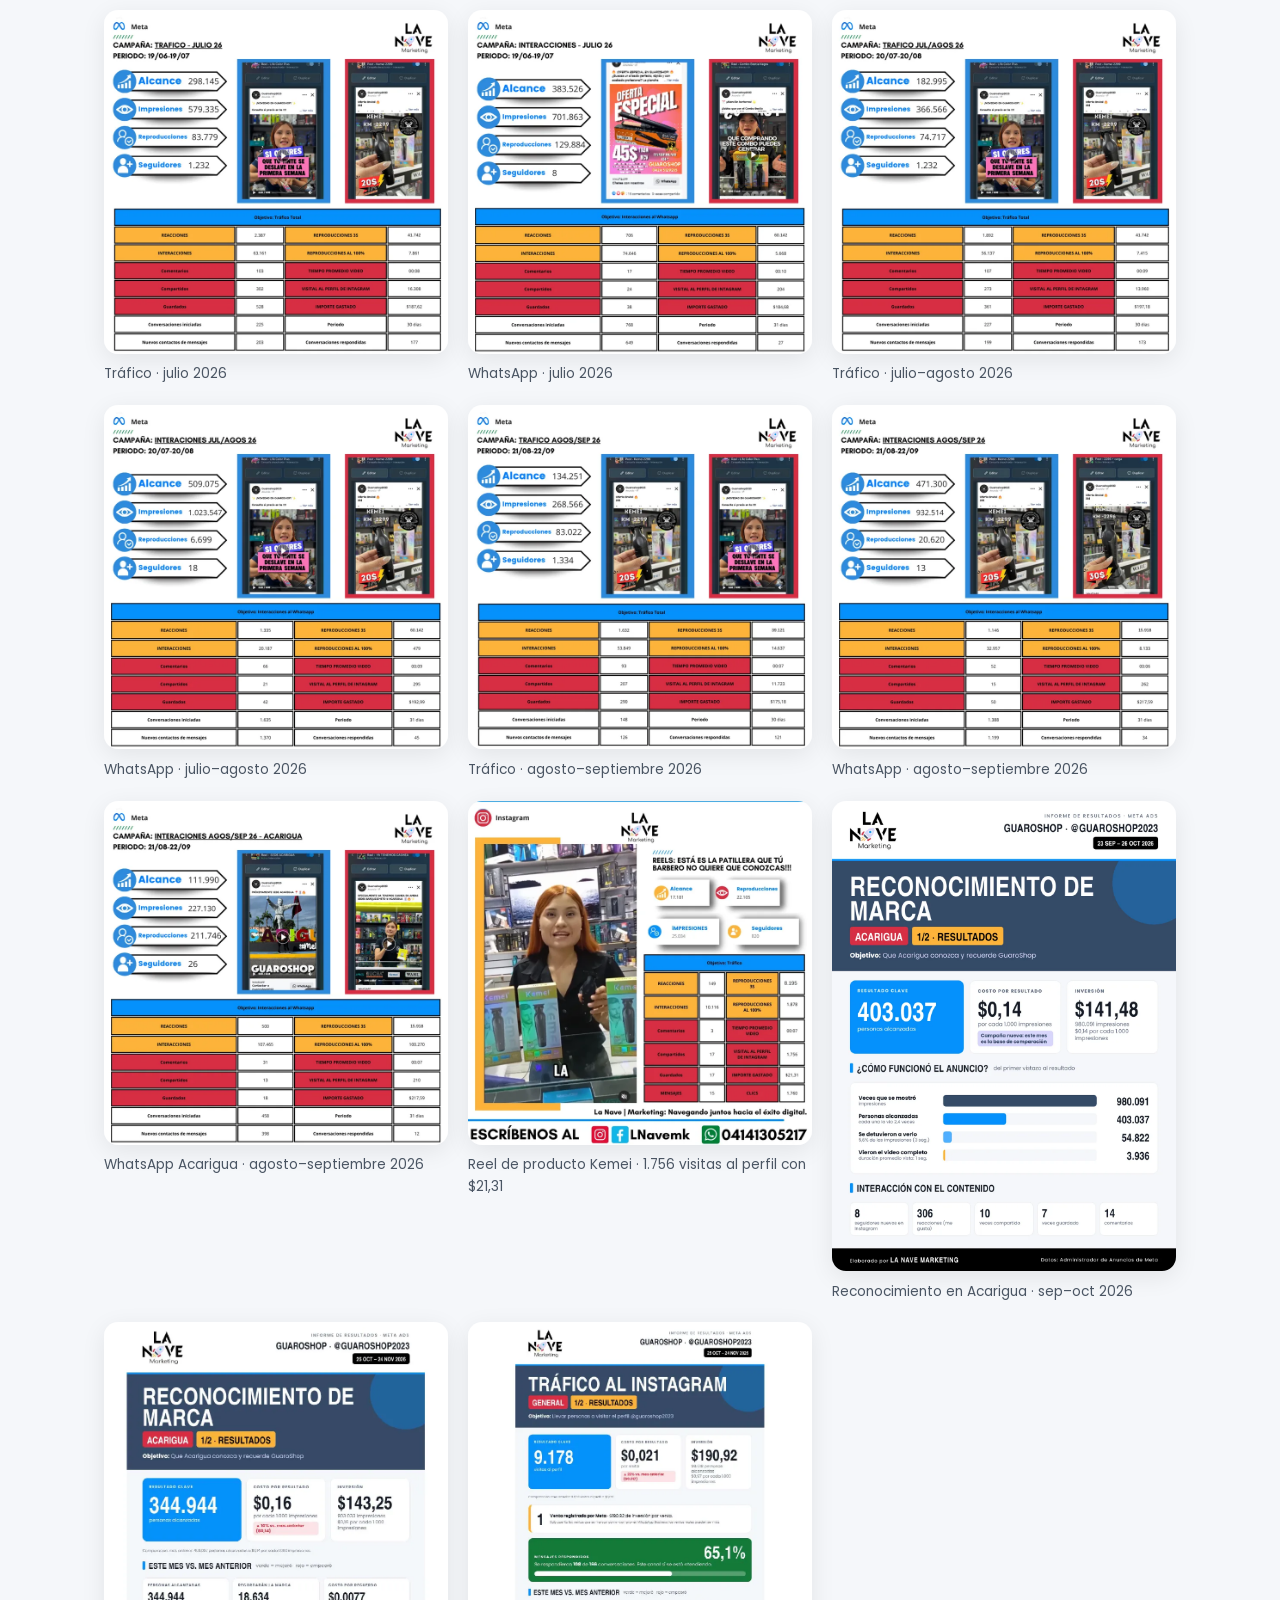
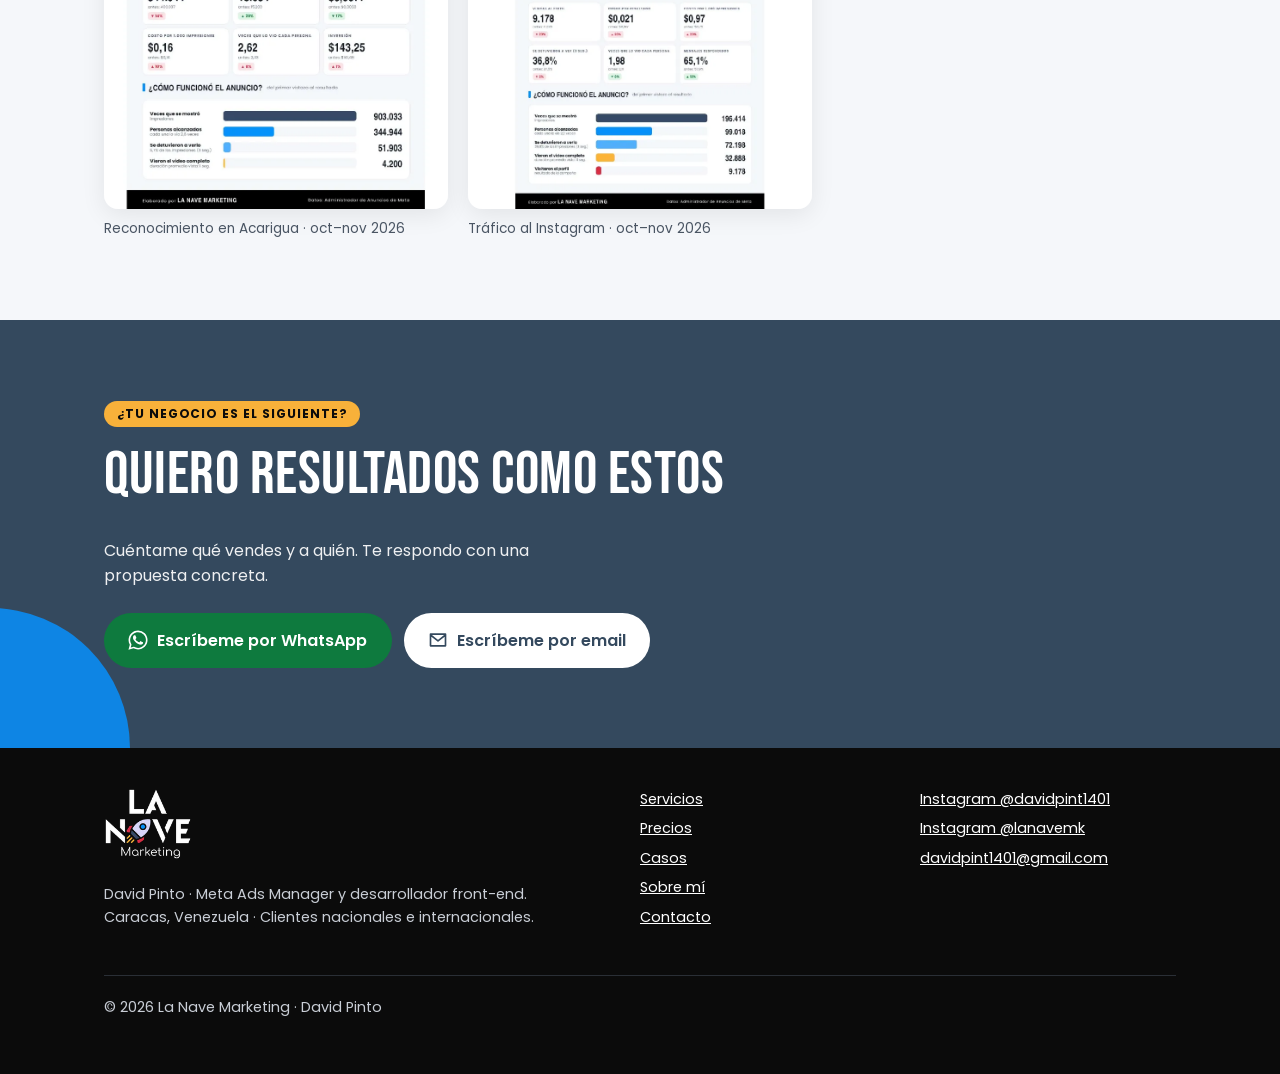
<file: casos/guaroshop/index.html>
<!doctype html>
<html lang="es" data-region="ve">
<head>
  <meta charset="utf-8">
  <meta name="viewport" content="width=device-width, initial-scale=1">
  <title>Caso Guaroshop: 3.875 conversaciones por WhatsApp en un mes | David Pinto</title>
  <meta name="description" content="Campañas de Meta Ads para Guaroshop en Barquisimeto y Acarigua: 3.875 conversaciones en un mes a $0,24 y 19.917 conversaciones en 12 meses.">
  <meta name="theme-color" content="#34495E">

  <link rel="canonical" href="https://[DOMINIO]/casos/guaroshop/">
  <link rel="alternate" hreflang="es" href="https://[DOMINIO]/casos/guaroshop/">
  <link rel="alternate" hreflang="en" href="https://[DOMINIO]/en/cases/guaroshop/">
  <link rel="alternate" hreflang="x-default" href="https://[DOMINIO]/casos/guaroshop/">

  <meta property="og:type" content="article">
  <meta property="og:locale" content="es_VE">
  <meta property="og:site_name" content="La Nave Marketing">
  <meta property="og:title" content="Guaroshop: 3.875 conversaciones por WhatsApp en un mes">
  <meta property="og:description" content="Campañas de Meta Ads para Guaroshop en Barquisimeto y Acarigua: 3.875 conversaciones en un mes a $0,24 y 19.917 conversaciones en 12 meses.">
  <meta property="og:url" content="https://[DOMINIO]/casos/guaroshop/">
  <meta property="og:image" content="https://[DOMINIO]/assets/img/og-image.jpg">
  <meta property="og:image:width" content="1200">
  <meta property="og:image:height" content="630">
  <meta name="twitter:card" content="summary_large_image">

  <link rel="icon" href="/assets/favicon/favicon.ico" sizes="any">
  <link rel="icon" type="image/png" sizes="32x32" href="/assets/favicon/favicon-32.png">
  <link rel="apple-touch-icon" href="/assets/favicon/apple-touch-icon.png">

  <link rel="preload" as="font" type="font/woff2" href="/assets/fonts/bebas-neue-400-latin.woff2" crossorigin>
  <link rel="preload" as="font" type="font/woff2" href="/assets/fonts/poppins-400-latin.woff2" crossorigin>
  <link rel="stylesheet" href="/assets/css/styles.css">

  <!-- ============================================================
       PÍXEL DE META · desactivado. Para activarlo: quita los
       comentarios y reemplaza [PIXEL_ID] por el ID de tu píxel.
  <script>
    !function(f,b,e,v,n,t,s){if(f.fbq)return;n=f.fbq=function(){n.callMethod?
    n.callMethod.apply(n,arguments):n.queue.push(arguments)};if(!f._fbq)f._fbq=n;
    n.push=n;n.loaded=!0;n.version='2.0';n.queue=[];t=b.createElement(e);t.async=!0;
    t.src=v;s=b.getElementsByTagName(e)[0];s.parentNode.insertBefore(t,s)}(window,
    document,'script','https://connect.facebook.net/en_US/fbevents.js');
    fbq('init', '[PIXEL_ID]');
    fbq('track', 'PageView');
  </script>
       ============================================================ -->

  <!-- ============================================================
       GOOGLE ANALYTICS 4 · desactivado. Para activarlo: quita los
       comentarios y reemplaza [GA_ID] (formato G-XXXXXXX).
  <script async src="https://www.googletagmanager.com/gtag/js?id=[GA_ID]"></script>
  <script>
    window.dataLayer = window.dataLayer || [];
    function gtag(){dataLayer.push(arguments);}
    gtag('js', new Date());
    gtag('config', '[GA_ID]');
  </script>
       ============================================================ -->

  <script>document.documentElement.classList.add('js', 'geo-pending')</script>
  <script src="/assets/js/main.js" defer></script>
  <script src="/assets/js/main.js" defer></script>

  <!-- Vercel Web Analytics -->
  <script defer src="https://cdn.vercel-insights.com/v1/script.js"></script>
</head>
<body>
  <!-- Iconos reutilizables -->
  <svg width="0" height="0" style="position:absolute" aria-hidden="true" focusable="false">
    <symbol id="i-whatsapp" viewBox="0 0 24 24"><path fill="currentColor" d="M17.47 14.38c-.3-.15-1.76-.87-2.03-.97-.27-.1-.47-.15-.67.15-.2.3-.77.97-.94 1.17-.17.2-.35.22-.65.07-.3-.15-1.26-.46-2.4-1.48-.89-.79-1.49-1.77-1.66-2.07-.17-.3-.02-.46.13-.61.13-.13.3-.35.45-.52.15-.17.2-.3.3-.5.1-.2.05-.37-.03-.52-.07-.15-.67-1.62-.92-2.22-.24-.58-.49-.5-.67-.51h-.57c-.2 0-.52.07-.79.37-.27.3-1.04 1.02-1.04 2.48s1.07 2.88 1.21 3.08c.15.2 2.1 3.2 5.08 4.49.71.31 1.26.49 1.69.62.71.23 1.36.2 1.87.12.57-.08 1.76-.72 2.01-1.41.25-.7.25-1.29.17-1.41-.07-.13-.27-.2-.57-.35zM12.05 21.5h-.01a9.46 9.46 0 0 1-4.82-1.32l-.35-.21-3.58.94.96-3.49-.23-.36a9.43 9.43 0 0 1-1.45-5.03c0-5.22 4.25-9.47 9.48-9.47a9.4 9.4 0 0 1 6.7 2.78 9.4 9.4 0 0 1 2.77 6.7c0 5.22-4.25 9.46-9.47 9.46zm8.06-17.53A11.33 11.33 0 0 0 12.05.63C5.77.63.66 5.74.66 12.02c0 2.01.52 3.97 1.52 5.7L.56 23.63l6.04-1.58a11.36 11.36 0 0 0 5.44 1.39h.01c6.28 0 11.39-5.11 11.39-11.39 0-3.04-1.18-5.9-3.33-8.05z"/></symbol>
    <symbol id="i-mail" viewBox="0 0 24 24"><path fill="none" stroke="currentColor" stroke-width="2" stroke-linecap="round" stroke-linejoin="round" d="M3 5h18v14H3zM3 6l9 7 9-7"/></symbol>
    <symbol id="i-calendar" viewBox="0 0 24 24"><path fill="none" stroke="currentColor" stroke-width="2" stroke-linecap="round" stroke-linejoin="round" d="M4 5h16v15H4zM4 10h16M9 3v4M15 3v4"/></symbol>
    <symbol id="i-arrow" viewBox="0 0 24 24"><path fill="none" stroke="currentColor" stroke-width="2" stroke-linecap="round" stroke-linejoin="round" d="M5 12h14M13 6l6 6-6 6"/></symbol>
  </svg>

  <a class="skip-link" href="#contenido">Saltar al contenido</a>

  <header class="site-header">
    <div class="container site-header__inner">
      <a class="brand" href="/" aria-label="La Nave Marketing · inicio">
        <img src="/assets/img/logos/lanave-color-128.webp" alt="La Nave Marketing" width="59" height="48">
      </a>

      <nav class="lang-switch" aria-label="Idioma">
        <span aria-current="true" lang="es">ES</span>
        <a href="/en/cases/guaroshop/" hreflang="en" lang="en" aria-label="EN · English version">EN</a>
      </nav>

      <button class="nav-toggle" type="button" aria-expanded="false" aria-controls="menu" aria-label="Abrir menú">
        <svg viewBox="0 0 24 24" aria-hidden="true"><path fill="none" stroke="currentColor" stroke-width="2" stroke-linecap="round" d="M4 7h16M4 12h16M4 17h16"/></svg>
      </button>

      <nav class="site-nav" id="menu" aria-label="Principal">
        <ul>
          <li><a href="/#servicios">Servicios</a></li>
          <li><a href="/#precios">Precios</a></li>
          <li><a href="/#casos">Casos</a></li>
          <li><a href="/#como-trabajo">Cómo trabajo</a></li>
          <li><a href="/#sobre-mi">Sobre mí</a></li>
          <li><a class="btn btn--primary nav-cta" href="/#contacto">Contacto</a></li>
        </ul>
      </nav>
    </div>
  </header>

  <main id="contenido" tabindex="-1">
    <nav class="breadcrumb container" aria-label="Ruta de navegación">
      <ol>
        <li><a href="/">Inicio</a></li>
        <li><a href="/#casos">Casos</a></li>
        <li aria-current="page">Guaroshop</li>
      </ol>
    </nav>

    <section class="band hero case-hero" aria-labelledby="case-title">
      <div class="container case-hero__grid">
        <div>
          <div class="hero__pills">
          <span class="pill">Meta Ads</span>
          <span class="pill pill--orange">23 sep – 26 oct 2026</span>
          <span class="pill pill--outline">Barquisimeto · Acarigua</span>
          </div>
          <h1 id="case-title">Guaroshop: <span class="accent">3.875 conversaciones</span> en un mes</h1>
          <p class="hero__lead">3.875 personas escribieron por WhatsApp a la tienda profesional del barbero, a $0,24 por conversación con todo incluido.</p>
        </div>
        <div class="case-hero__cover cover cover--guaroshop"><img src="/assets/img/clientes/guaroshop.webp" alt="Logo de Guaroshop, la tienda profesional del barbero" width="480" height="480"></div>
      </div>
    </section>

    <section class="section" id="cliente" aria-labelledby="cliente-title">
      <div class="container">
        <h2 class="section-title" id="cliente-title">El cliente</h2>
        <dl class="facts">
          <div><dt>Cliente</dt><dd>Guaroshop · @guaroshop2023</dd></div>
          <div><dt>Rubro</dt><dd>Tienda profesional de productos para barberos</dd></div>
          <div><dt>Ciudades</dt><dd>Barquisimeto y Acarigua, Venezuela</dd></div>
          <div><dt>Servicio</dt><dd>Gestión mensual de Meta Ads</dd></div>
          <div><dt>Periodo</dt><dd>23 de septiembre al 26 de octubre de 2026</dd></div>
        </dl>
        <h3 class="case-subtitle">El reto</h3>
        <p class="case-text">Guaroshop vende en dos ciudades. Necesitaba más mensajes por WhatsApp en Barquisimeto, a menor costo, y darse a conocer en Acarigua para que allí también le escribieran.</p>
      </div>
    </section>
    <section class="section section--tint" id="que-hice" aria-labelledby="que-hice-title">
      <div class="container">
        <h2 class="section-title" id="que-hice-title">Qué hice</h2>
        <div class="steps">
          <ol>
            <li class="step">
              <span class="step__num" aria-hidden="true">1</span>
              <div>
                <h3><span class="visually-hidden">Paso 1: </span>6 campañas con un objetivo cada una</h3>
                <p>Tráfico al Instagram, mensajes a WhatsApp en cada ciudad, reconocimiento de marca en Acarigua y dos campañas para el producto LIZZE.</p>
              </div>
            </li>
            <li class="step">
              <span class="step__num" aria-hidden="true">2</span>
              <div>
                <h3><span class="visually-hidden">Paso 2: </span>Videos de producto como anuncios</h3>
                <p>Videos de productos como Kemei y LIZZE, y el aviso de pago con Cashea. Medí cuántos mensajes trajo cada video y a qué costo.</p>
              </div>
            </li>
            <li class="step">
              <span class="step__num" aria-hidden="true">3</span>
              <div>
                <h3><span class="visually-hidden">Paso 3: </span>Informe mensual por ciudad</h3>
                <p>Costo por mensaje en cada ciudad, comparación con el mes anterior y los ajustes para el mes siguiente.</p>
              </div>
            </li>
          </ol>
        </div>
      </div>
    </section>
    <section class="section" id="resultados" aria-labelledby="resultados-title">
      <div class="container">
        <h2 class="section-title" id="resultados-title">Resultados</h2>
        <ul class="kpi-grid">
          <li class="kpi">
            <span class="kpi__value">3.875</span>
            <span class="kpi__label">conversaciones por WhatsApp</span>
            <span class="kpi__source">$0,24 por conversación</span>
          </li>
          <li class="kpi">
            <span class="kpi__value">$913</span>
            <span class="kpi__label">de inversión en 6 campañas</span>
            <span class="kpi__source">$913,43 en total</span>
          </li>
          <li class="kpi">
            <span class="kpi__value">13</span>
            <span class="kpi__label">ventas registradas</span>
            <span class="kpi__source">marcadas en WhatsApp Business</span>
          </li>
          <li class="kpi">
            <span class="kpi__value">2.398</span>
            <span class="kpi__label">seguidores nuevos</span>
            <span class="kpi__source">en Instagram</span>
          </li>
          <li class="kpi">
            <span class="kpi__value">11.870</span>
            <span class="kpi__label">visitas al perfil</span>
            <span class="kpi__source">a $0,017 cada una</span>
          </li>
          <li class="kpi">
            <span class="kpi__value">−28%</span>
            <span class="kpi__label">costo por mensaje en Barquisimeto</span>
            <span class="kpi__source">frente al mes anterior</span>
          </li>
          <li class="kpi">
            <span class="kpi__value">−56%</span>
            <span class="kpi__label">costo por mensaje en Acarigua</span>
            <span class="kpi__source">frente al mes anterior</span>
          </li>
          <li class="kpi">
            <span class="kpi__value">403.037</span>
            <span class="kpi__label">personas alcanzadas en Acarigua</span>
            <span class="kpi__source">con $141,48</span>
          </li>
        </ul>
        <div class="table-wrap" role="region" aria-label="Resultados por campaña" tabindex="0">
          <table class="data-table">
            <caption class="visually-hidden">Resultados por campaña</caption>
            <thead><tr><th scope="col">Campaña</th><th scope="col">Inversión</th><th scope="col">Resultado</th><th scope="col">Costo por resultado</th></tr></thead>
            <tbody>
              <tr><th scope="row">WhatsApp · Barquisimeto</th><td>$192,14</td><td>1.782 conversaciones</td><td>$0,11</td></tr>
              <tr><th scope="row">WhatsApp · Acarigua</th><td>$176,33</td><td>858 conversaciones</td><td>$0,21</td></tr>
              <tr><th scope="row">LIZZE · Barquisimeto</th><td>$102,01</td><td>581 conversaciones</td><td>$0,18</td></tr>
              <tr><th scope="row">LIZZE · Acarigua</th><td>$101,53</td><td>397 conversaciones</td><td>$0,26</td></tr>
              <tr><th scope="row">Tráfico al Instagram</th><td>$199,94</td><td>11.870 visitas al perfil</td><td>$0,017</td></tr>
              <tr><th scope="row">Reconocimiento · Acarigua</th><td>$141,48</td><td>403.037 personas alcanzadas</td><td>$0,14 por 1.000 impresiones</td></tr>
            </tbody>
          </table>
        </div>
        <p class="table-note">Datos: Administrador de Anuncios de Meta. Los anuncios se mostraron 2,13 millones de veces y sumaron 3.306 contactos nuevos de WhatsApp.</p>
      </div>
    </section>
    <section class="section" id="historial" aria-labelledby="historial-title">
      <div class="container">
        <h2 class="section-title" id="historial-title">12 meses de campañas</h2>
        <p class="section-lead">Guaroshop trabaja conmigo de forma continua. Así se ven las campañas mes a mes, de diciembre de 2025 a noviembre de 2026.</p>
        <ul class="kpi-grid">
          <li class="kpi">
            <span class="kpi__value">19.917</span>
            <span class="kpi__label">conversaciones en 12 meses</span>
            <span class="kpi__source">mensajes por WhatsApp y DM</span>
          </li>
          <li class="kpi">
            <span class="kpi__value">162.070</span>
            <span class="kpi__label">visitas al perfil de Instagram</span>
          </li>
          <li class="kpi">
            <span class="kpi__value">$0,29</span>
            <span class="kpi__label">costo promedio por conversación</span>
          </li>
          <li class="kpi">
            <span class="kpi__value">$5.705</span>
            <span class="kpi__label">de inversión en 12 meses</span>
            <span class="kpi__source">$5.704,56 en total</span>
          </li>
        </ul>
        <div class="table-wrap" role="region" aria-label="Resultados de Guaroshop mes a mes" tabindex="0">
          <table class="data-table">
            <caption class="visually-hidden">Resultados de Guaroshop mes a mes</caption>
            <thead><tr><th scope="col">Periodo</th><th scope="col">Inversión</th><th scope="col">Visitas al perfil</th><th scope="col">Conversaciones</th><th scope="col">Costo por conversación</th></tr></thead>
            <tbody>
              <tr><th scope="row">30 nov – 24 dic 2025</th><td>$278,43</td><td>17.941</td><td>294</td><td>$0,95</td></tr>
              <tr><th scope="row">27 ene – 21 feb 2026</th><td>$505,07</td><td>18.269</td><td>1.089</td><td>$0,46</td></tr>
              <tr><th scope="row">23 feb – 24 mar 2026</th><td>$497,28</td><td>12.869</td><td>1.569</td><td>$0,32</td></tr>
              <tr><th scope="row">20 mar – 17 abr 2026</th><td>$438,01</td><td>16.113</td><td>1.409</td><td>$0,31</td></tr>
              <tr><th scope="row">18 abr – 20 may 2026</th><td>$606,65</td><td>16.634</td><td>2.677</td><td>$0,23</td></tr>
              <tr><th scope="row">18 may – 19 jun 2026</th><td>$399,41</td><td>16.234</td><td>1.798</td><td>$0,22</td></tr>
              <tr><th scope="row">19 jun – 19 jul 2026</th><td>$372,30</td><td>16.512</td><td>993</td><td>$0,37</td></tr>
              <tr><th scope="row">20 jul – 20 ago 2026</th><td>$390,17</td><td>14.255</td><td>1.862</td><td>$0,21</td></tr>
              <tr><th scope="row">21 ago – 22 sep 2026</th><td>$610,36</td><td>12.195</td><td>1.994</td><td>$0,31</td></tr>
              <tr><th scope="row">23 sep – 26 oct 2026</th><td>$913,43</td><td>11.870</td><td>3.875</td><td>$0,24</td></tr>
              <tr><th scope="row">25 oct – 24 nov 2026</th><td>$693,45</td><td>9.178</td><td>2.357</td><td>$0,29</td></tr>
            </tbody>
          </table>
        </div>
        <p class="table-note">Suma de las campañas de tráfico y de mensajes de cada periodo. Datos: informes de La Nave Marketing basados en el Administrador de Anuncios de Meta.</p>
      </div>
    </section>

    <section class="section section--tint" id="capturas" aria-labelledby="capturas-title">
      <div class="container">
        <h2 class="section-title" id="capturas-title">Capturas de los informes</h2>
<div class="gallery">
          <figure class="shot">
            <img src="/assets/img/casos/guaroshop-trafico-dic-2025.webp" alt="Informe de la campaña de tráfico de diciembre 2025 de Guaroshop: 135.614 personas alcanzadas y 9.253 visitas al perfil con $135,07" width="800" height="800" loading="lazy">
            <figcaption>Tráfico · diciembre 2025</figcaption>
          </figure>
          <figure class="shot">
            <img src="/assets/img/casos/guaroshop-trafico-dic-2025-rucha.webp" alt="Informe de la campaña de tráfico con productos Rucha en Guaroshop, diciembre 2025: 104.579 personas alcanzadas y 8.688 visitas al perfil" width="800" height="800" loading="lazy">
            <figcaption>Tráfico con productos Rucha · diciembre 2025</figcaption>
          </figure>
          <figure class="shot">
            <img src="/assets/img/casos/guaroshop-trafico-feb-2026.webp" alt="Informe de la campaña de tráfico mixta de febrero 2026 de Guaroshop: 162.581 personas alcanzadas y 10.420 visitas al perfil" width="800" height="800" loading="lazy">
            <figcaption>Tráfico · febrero 2026</figcaption>
          </figure>
          <figure class="shot">
            <img src="/assets/img/casos/guaroshop-mensajes-feb-2026.webp" alt="Informe de la campaña de mensajes de febrero 2026 de Guaroshop: 887 conversaciones iniciadas con $228,23" width="800" height="800" loading="lazy">
            <figcaption>Mensajes por DM · febrero 2026</figcaption>
          </figure>
          <figure class="shot">
            <img src="/assets/img/casos/guaroshop-san-valentin-2026.webp" alt="Informe de la campaña de San Valentín 2026 de Guaroshop: 73.398 personas alcanzadas y 3.504 visitas al perfil con $74,99" width="800" height="800" loading="lazy">
            <figcaption>San Valentín · febrero 2026</figcaption>
          </figure>
          <figure class="shot">
            <img src="/assets/img/casos/guaroshop-mensajes-mar-2026.webp" alt="Informe de la campaña de mensajes de marzo 2026 de Guaroshop: 1.097 conversaciones iniciadas con $219,71" width="800" height="800" loading="lazy">
            <figcaption>Mensajes por DM · marzo 2026</figcaption>
          </figure>
          <figure class="shot">
            <img src="/assets/img/casos/guaroshop-trafico-mar-2026.webp" alt="Informe de la campaña de tráfico de marzo 2026 de Guaroshop: 126.450 personas alcanzadas y 12.869 visitas al perfil con $143,03" width="800" height="800" loading="lazy">
            <figcaption>Tráfico · marzo 2026</figcaption>
          </figure>
          <figure class="shot">
            <img src="/assets/img/casos/guaroshop-mensajes-mar-2026-rucha.webp" alt="Informe de la campaña de mensajes con productos Rucha de marzo 2026 de Guaroshop: 315 conversaciones con $134,54" width="800" height="800" loading="lazy">
            <figcaption>Mensajes con productos Rucha · marzo 2026</figcaption>
          </figure>
          <figure class="shot">
            <img src="/assets/img/casos/guaroshop-remarketing-abr-2026.webp" alt="Informe de la campaña de remarketing de abril 2026 de Guaroshop: 519 conversaciones iniciadas con $149,80" width="800" height="800" loading="lazy">
            <figcaption>Remarketing · abril 2026</figcaption>
          </figure>
          <figure class="shot">
            <img src="/assets/img/casos/guaroshop-mensajes-abr-2026.webp" alt="Informe de la campaña de mensajes de abril 2026 de Guaroshop: 760 conversaciones iniciadas con $153,04" width="800" height="800" loading="lazy">
            <figcaption>Mensajes por DM · abril 2026</figcaption>
          </figure>
          <figure class="shot">
            <img src="/assets/img/casos/guaroshop-trafico-abr-2026.webp" alt="Informe de la campaña de tráfico de abril 2026 de Guaroshop: 165.471 personas alcanzadas y 10.696 visitas al perfil con $135,17" width="800" height="800" loading="lazy">
            <figcaption>Tráfico · abril 2026</figcaption>
          </figure>
          <figure class="shot">
            <img src="/assets/img/casos/guaroshop-whatsapp-may-2026.webp" alt="Informe de la campaña de WhatsApp de mayo 2026 de Guaroshop: 1.850 conversaciones iniciadas con $171,34" width="800" height="800" loading="lazy">
            <figcaption>WhatsApp · mayo 2026</figcaption>
          </figure>
          <figure class="shot">
            <img src="/assets/img/casos/guaroshop-trafico-may-2026.webp" alt="Informe de la campaña de tráfico de mayo 2026 de Guaroshop: 149.633 personas alcanzadas y 9.171 visitas al perfil con $145,59" width="800" height="800" loading="lazy">
            <figcaption>Tráfico · mayo 2026</figcaption>
          </figure>
          <figure class="shot">
            <img src="/assets/img/casos/guaroshop-whatsapp-acarigua-abr-2026.webp" alt="Informe de la campaña de WhatsApp en Acarigua de abril 2026 de Guaroshop: 250 conversaciones en 15 días con $59,77" width="800" height="800" loading="lazy">
            <figcaption>WhatsApp Acarigua · abril 2026</figcaption>
          </figure>
          <figure class="shot">
            <img src="/assets/img/casos/guaroshop-trafico-madres-2026.webp" alt="Informe de la campaña de tráfico del Día de las Madres 2026 de Guaroshop: 85.431 personas alcanzadas y 4.948 visitas al perfil en 10 días con $79,95" width="800" height="800" loading="lazy">
            <figcaption>Tráfico Día de las Madres · mayo 2026</figcaption>
          </figure>
          <figure class="shot">
            <img src="/assets/img/casos/guaroshop-whatsapp-madres-2026.webp" alt="Informe de la campaña de WhatsApp del Día de las Madres 2026 de Guaroshop: 325 conversaciones y 357.115 personas alcanzadas con $150" width="800" height="800" loading="lazy">
            <figcaption>WhatsApp Día de las Madres · mayo 2026</figcaption>
          </figure>
          <figure class="shot">
            <img src="/assets/img/casos/guaroshop-trafico-jun-2026.webp" alt="Informe de la campaña de tráfico de junio 2026 de Guaroshop: 14.025 visitas al perfil y 1.190 seguidores con $199,87" width="800" height="800" loading="lazy">
            <figcaption>Tráfico · junio 2026</figcaption>
          </figure>
          <figure class="shot">
            <img src="/assets/img/casos/guaroshop-whatsapp-jun-2026.webp" alt="Informe de la campaña de WhatsApp de junio 2026 de Guaroshop: 1.496 conversaciones iniciadas con $199,54" width="800" height="800" loading="lazy">
            <figcaption>WhatsApp · junio 2026</figcaption>
          </figure>
          <figure class="shot">
            <img src="/assets/img/casos/guaroshop-trafico-jul-2026.webp" alt="Informe de la campaña de tráfico de julio 2026 de Guaroshop: 298.145 personas alcanzadas y 16.308 visitas al perfil con $187,62" width="800" height="800" loading="lazy">
            <figcaption>Tráfico · julio 2026</figcaption>
          </figure>
          <figure class="shot">
            <img src="/assets/img/casos/guaroshop-whatsapp-jul-2026.webp" alt="Informe de la campaña de WhatsApp de julio 2026 de Guaroshop: 768 conversaciones y 383.526 personas alcanzadas con $184,68" width="800" height="800" loading="lazy">
            <figcaption>WhatsApp · julio 2026</figcaption>
          </figure>
          <figure class="shot">
            <img src="/assets/img/casos/guaroshop-trafico-ago-2026.webp" alt="Informe de la campaña de tráfico de julio–agosto 2026 de Guaroshop: 13.960 visitas al perfil y 1.232 seguidores con $197,18" width="800" height="800" loading="lazy">
            <figcaption>Tráfico · julio–agosto 2026</figcaption>
          </figure>
          <figure class="shot">
            <img src="/assets/img/casos/guaroshop-whatsapp-ago-2026.webp" alt="Informe de la campaña de WhatsApp de julio–agosto 2026 de Guaroshop: 1.635 conversaciones y 509.075 personas alcanzadas con $192,99" width="800" height="800" loading="lazy">
            <figcaption>WhatsApp · julio–agosto 2026</figcaption>
          </figure>
          <figure class="shot">
            <img src="/assets/img/casos/guaroshop-trafico-sep-2026.webp" alt="Informe de la campaña de tráfico de agosto–septiembre 2026 de Guaroshop: 11.723 visitas al perfil y 1.334 seguidores con $175,18" width="800" height="800" loading="lazy">
            <figcaption>Tráfico · agosto–septiembre 2026</figcaption>
          </figure>
          <figure class="shot">
            <img src="/assets/img/casos/guaroshop-whatsapp-sep-2026.webp" alt="Informe de la campaña de WhatsApp de agosto–septiembre 2026 de Guaroshop: 1.388 conversaciones y 471.300 personas alcanzadas con $217,59" width="800" height="800" loading="lazy">
            <figcaption>WhatsApp · agosto–septiembre 2026</figcaption>
          </figure>
          <figure class="shot">
            <img src="/assets/img/casos/guaroshop-whatsapp-acarigua-sep-2026.webp" alt="Informe de la campaña de WhatsApp en Acarigua de agosto–septiembre 2026 de Guaroshop: 458 conversaciones y 211.746 reproducciones con $217,59" width="800" height="800" loading="lazy">
            <figcaption>WhatsApp Acarigua · agosto–septiembre 2026</figcaption>
          </figure>
          <figure class="shot">
            <img src="/assets/img/casos/guaroshop-reel-kemei.webp" alt="Resultados del reel de Guaroshop sobre la patillera Kemei: 17.181 personas alcanzadas y 1.756 visitas al perfil con $21,31" width="800" height="800" loading="lazy">
            <figcaption>Reel de producto Kemei · 1.756 visitas al perfil con $21,31</figcaption>
          </figure>
          <figure class="shot">
            <img src="/assets/img/casos/guaroshop-reconocimiento-acarigua.webp" alt="Página del informe de resultados de Guaroshop: campaña de reconocimiento en Acarigua con 403.037 personas alcanzadas y $141,48 de inversión" width="1000" height="1368" loading="lazy">
            <figcaption>Reconocimiento en Acarigua · sep–oct 2026</figcaption>
          </figure>
          <figure class="shot">
            <img src="/assets/img/casos/guaroshop-reconocimiento-acarigua-nov-2026.webp" alt="Informe de la campaña de reconocimiento en Acarigua de octubre–noviembre 2026 de Guaroshop: 344.944 personas alcanzadas con $143,25" width="800" height="1131" loading="lazy">
            <figcaption>Reconocimiento en Acarigua · oct–nov 2026</figcaption>
          </figure>
          <figure class="shot">
            <img src="/assets/img/casos/guaroshop-trafico-nov-2026.webp" alt="Informe de la campaña de tráfico al Instagram de octubre–noviembre 2026 de Guaroshop: 9.178 visitas al perfil a $0,021 con $190,92" width="800" height="1131" loading="lazy">
            <figcaption>Tráfico al Instagram · oct–nov 2026</figcaption>
          </figure>
        </div>
      </div>
    </section>

    <!-- CONTACTO -->
    <section class="band contact case-cta" id="contacto" aria-labelledby="cta-title">
      <div class="container">
        <span class="pill pill--orange">¿Tu negocio es el siguiente?</span>
        <h2 id="cta-title" style="margin-top:1rem">Quiero resultados como estos</h2>
        <p class="contact__lead">Cuéntame qué vendes y a quién. Te respondo con una propuesta concreta.</p>
        <div class="hero__actions">
          <a class="btn btn--whatsapp" href="https://wa.me/584141305217?text=Hola%20David%2C%20vi%20el%20caso%20de%20Guaroshop%20y%20quiero%20resultados%20as%C3%AD%20para%20mi%20negocio." target="_blank" rel="noopener">
            <svg aria-hidden="true"><use href="#i-whatsapp"/></svg>
            Escríbeme por WhatsApp
          </a>
          <a class="btn btn--light" href="mailto:davidpint1401@gmail.com?subject=Quiero%20resultados%20como%20los%20de%20Guaroshop">
            <svg aria-hidden="true"><use href="#i-mail"/></svg>
            Escríbeme por email
          </a>
        </div>
      </div>
    </section>
  </main>

  <footer class="site-footer">
    <div class="container">
      <div class="site-footer__grid">
        <div>
          <a class="site-footer__logo" href="/" aria-label="La Nave Marketing · inicio">
            <img src="/assets/img/logos/lanave-blanco-128.webp" alt="La Nave Marketing" width="88" height="72" loading="lazy">
          </a>
          <p style="margin-top:1rem">David Pinto · Meta Ads Manager y desarrollador front-end.<br>Caracas, Venezuela · Clientes nacionales e internacionales.</p>
        </div>
        <div>
          <h2 class="visually-hidden">Secciones</h2>
          <ul>
            <li><a href="/#servicios">Servicios</a></li>
            <li><a href="/#precios">Precios</a></li>
            <li><a href="/#casos">Casos</a></li>
            <li><a href="/#sobre-mi">Sobre mí</a></li>
            <li><a href="/#contacto">Contacto</a></li>
          </ul>
        </div>
        <div>
          <h2 class="visually-hidden">Redes</h2>
          <ul>
            <li><a href="https://www.instagram.com/davidpint1401/" target="_blank" rel="noopener">Instagram @davidpint1401</a></li>
            <li><a href="https://www.instagram.com/lanavemk/" target="_blank" rel="noopener">Instagram @lanavemk</a></li>
            <li><a href="mailto:davidpint1401@gmail.com">davidpint1401@gmail.com</a></li>
          </ul>
        </div>
      </div>
      <p class="site-footer__bottom">© <span data-year>2026</span> La Nave Marketing · David Pinto</p>
    </div>
  </footer>

  <a class="wa-float" href="https://wa.me/584141305217?text=Hola%20David%2C%20vi%20el%20caso%20de%20Guaroshop%20y%20quiero%20resultados%20as%C3%AD%20para%20mi%20negocio." target="_blank" rel="noopener" aria-label="Escríbeme por WhatsApp">
    <svg aria-hidden="true"><use href="#i-whatsapp"/></svg>
  </a>
</body>
</html>
</file>
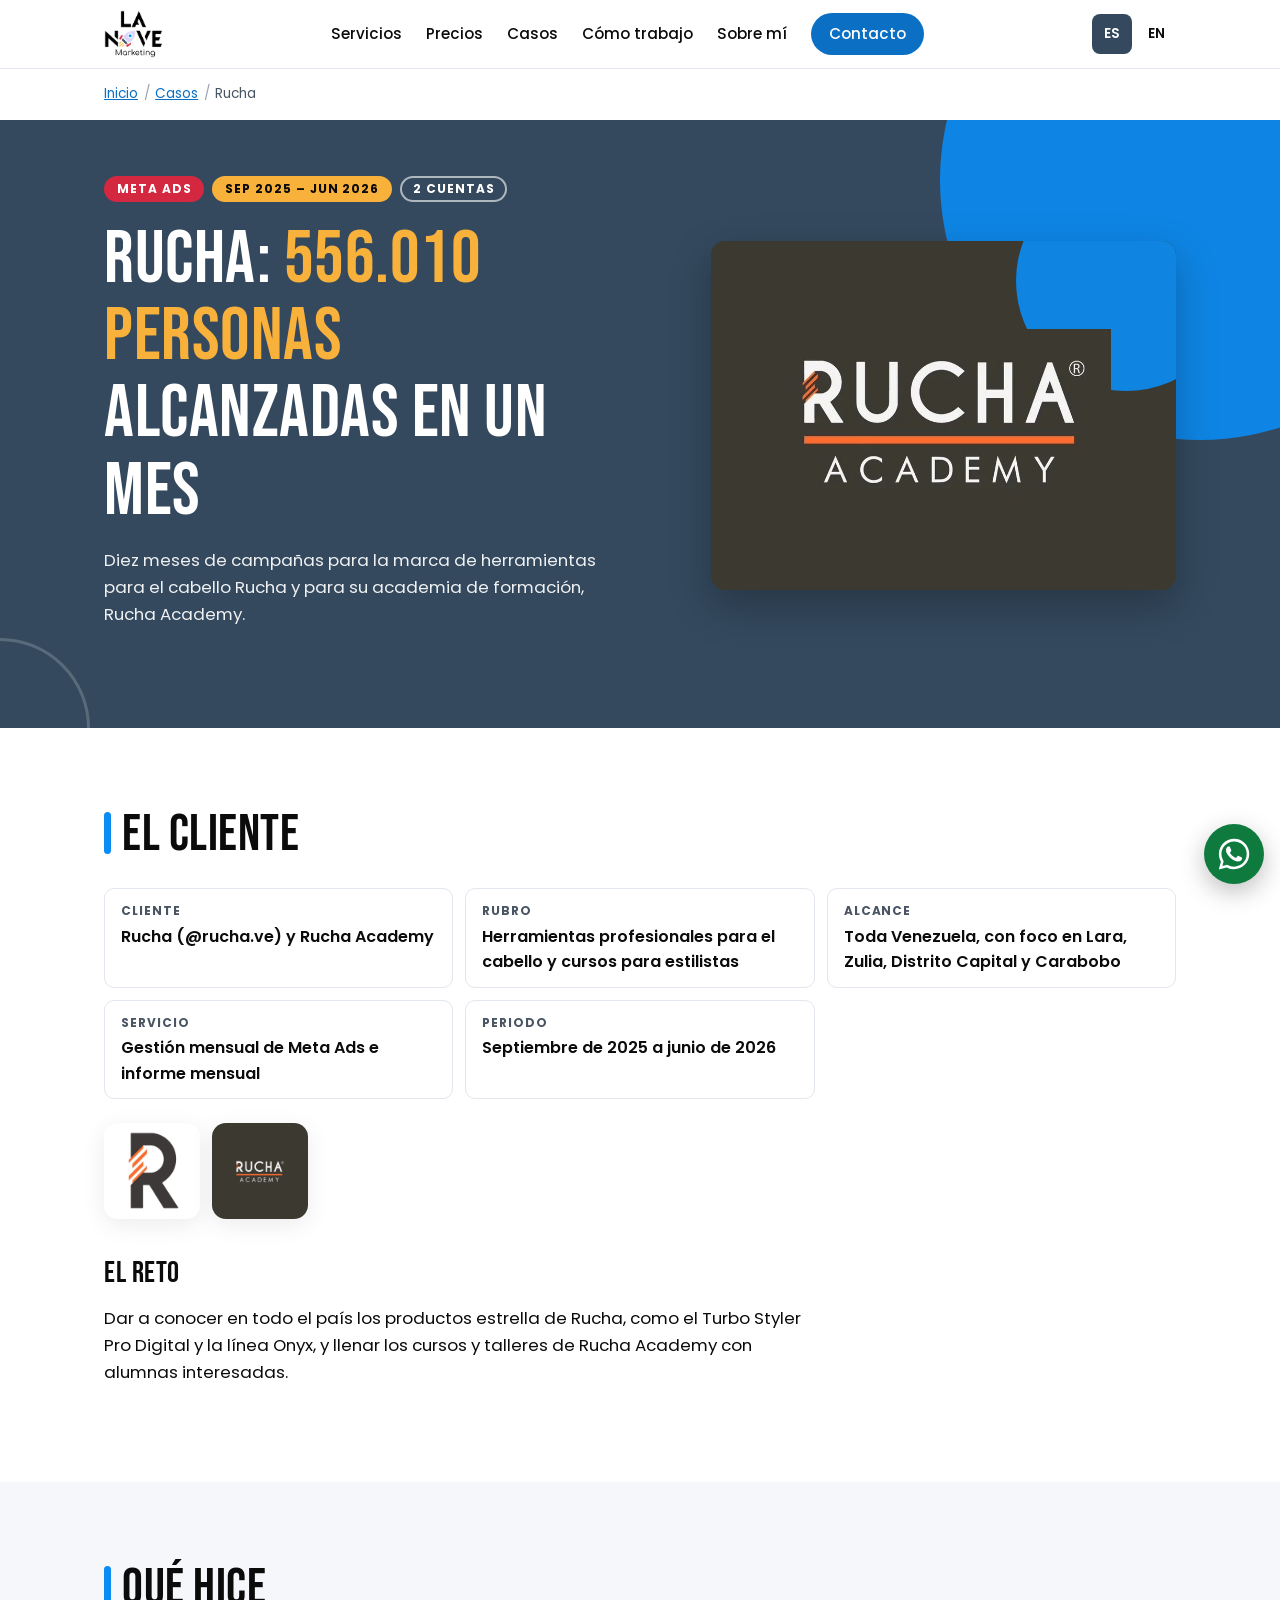
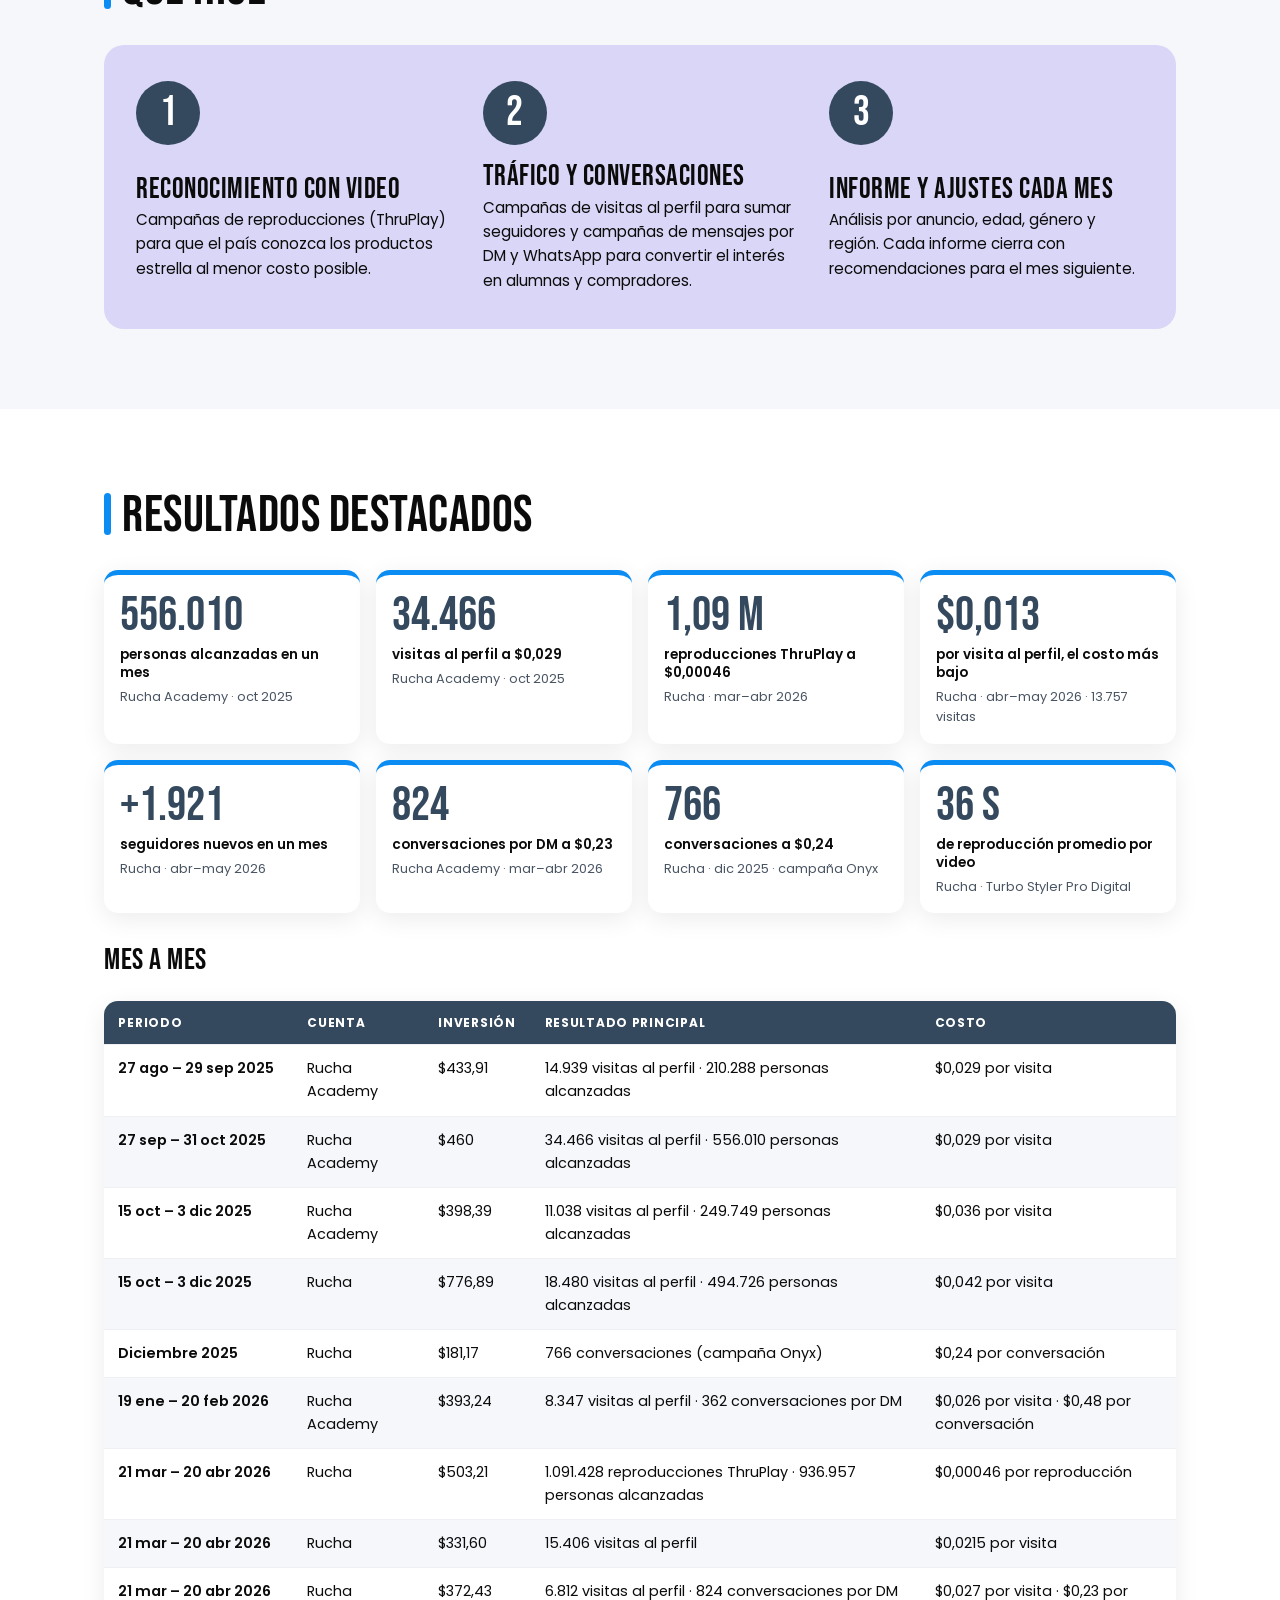
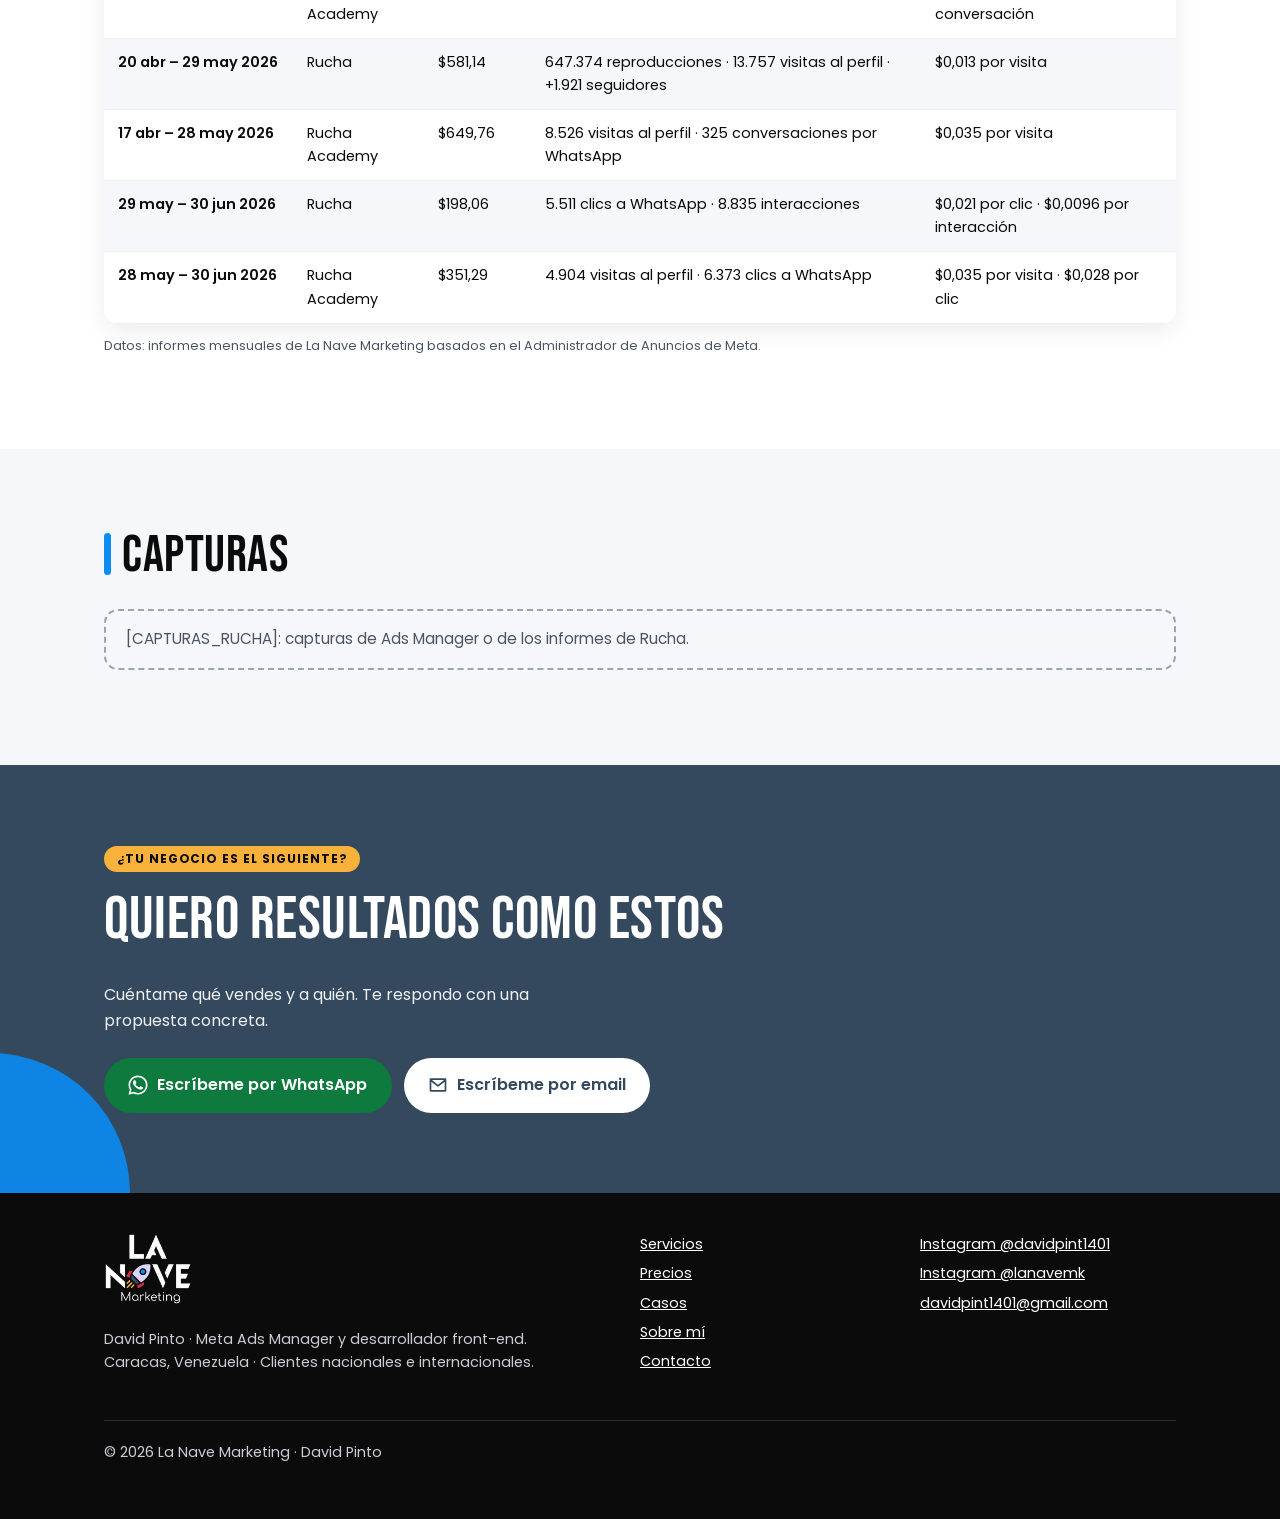
<file: casos/rucha/index.html>
<!doctype html>
<html lang="es" data-region="ve">
<head>
  <meta charset="utf-8">
  <meta name="viewport" content="width=device-width, initial-scale=1">
  <title>Caso Rucha y Rucha Academy: 10 meses de campañas en Meta Ads | David Pinto</title>
  <meta name="description" content="Campañas de Meta Ads para Rucha y Rucha Academy: 556.010 personas alcanzadas en un mes, 1,09 millones de reproducciones y visitas al perfil desde $0,013.">
  <meta name="theme-color" content="#34495E">

  <link rel="canonical" href="https://[DOMINIO]/casos/rucha/">
  <link rel="alternate" hreflang="es" href="https://[DOMINIO]/casos/rucha/">
  <link rel="alternate" hreflang="en" href="https://[DOMINIO]/en/cases/rucha/">
  <link rel="alternate" hreflang="x-default" href="https://[DOMINIO]/casos/rucha/">

  <meta property="og:type" content="article">
  <meta property="og:locale" content="es_VE">
  <meta property="og:site_name" content="La Nave Marketing">
  <meta property="og:title" content="Rucha y Rucha Academy: 10 meses de Meta Ads">
  <meta property="og:description" content="Campañas de Meta Ads para Rucha y Rucha Academy: 556.010 personas alcanzadas en un mes, 1,09 millones de reproducciones y visitas al perfil desde $0,013.">
  <meta property="og:url" content="https://[DOMINIO]/casos/rucha/">
  <meta property="og:image" content="https://[DOMINIO]/assets/img/og-image.jpg">
  <meta property="og:image:width" content="1200">
  <meta property="og:image:height" content="630">
  <meta name="twitter:card" content="summary_large_image">

  <link rel="icon" href="/assets/favicon/favicon.ico" sizes="any">
  <link rel="icon" type="image/png" sizes="32x32" href="/assets/favicon/favicon-32.png">
  <link rel="apple-touch-icon" href="/assets/favicon/apple-touch-icon.png">

  <link rel="preload" as="font" type="font/woff2" href="/assets/fonts/bebas-neue-400-latin.woff2" crossorigin>
  <link rel="preload" as="font" type="font/woff2" href="/assets/fonts/poppins-400-latin.woff2" crossorigin>
  <link rel="stylesheet" href="/assets/css/styles.css">

  <!-- ============================================================
       PÍXEL DE META · desactivado. Para activarlo: quita los
       comentarios y reemplaza [PIXEL_ID] por el ID de tu píxel.
  <script>
    !function(f,b,e,v,n,t,s){if(f.fbq)return;n=f.fbq=function(){n.callMethod?
    n.callMethod.apply(n,arguments):n.queue.push(arguments)};if(!f._fbq)f._fbq=n;
    n.push=n;n.loaded=!0;n.version='2.0';n.queue=[];t=b.createElement(e);t.async=!0;
    t.src=v;s=b.getElementsByTagName(e)[0];s.parentNode.insertBefore(t,s)}(window,
    document,'script','https://connect.facebook.net/en_US/fbevents.js');
    fbq('init', '[PIXEL_ID]');
    fbq('track', 'PageView');
  </script>
       ============================================================ -->

  <!-- ============================================================
       GOOGLE ANALYTICS 4 · desactivado. Para activarlo: quita los
       comentarios y reemplaza [GA_ID] (formato G-XXXXXXX).
  <script async src="https://www.googletagmanager.com/gtag/js?id=[GA_ID]"></script>
  <script>
    window.dataLayer = window.dataLayer || [];
    function gtag(){dataLayer.push(arguments);}
    gtag('js', new Date());
    gtag('config', '[GA_ID]');
  </script>
       ============================================================ -->

  <script>document.documentElement.classList.add('js', 'geo-pending')</script>
  <script src="/assets/js/main.js" defer></script>
  <script src="/assets/js/main.js" defer></script>

  <!-- Vercel Web Analytics -->
  <script defer src="https://cdn.vercel-insights.com/v1/script.js"></script>
</head>
<body>
  <!-- Iconos reutilizables -->
  <svg width="0" height="0" style="position:absolute" aria-hidden="true" focusable="false">
    <symbol id="i-whatsapp" viewBox="0 0 24 24"><path fill="currentColor" d="M17.47 14.38c-.3-.15-1.76-.87-2.03-.97-.27-.1-.47-.15-.67.15-.2.3-.77.97-.94 1.17-.17.2-.35.22-.65.07-.3-.15-1.26-.46-2.4-1.48-.89-.79-1.49-1.77-1.66-2.07-.17-.3-.02-.46.13-.61.13-.13.3-.35.45-.52.15-.17.2-.3.3-.5.1-.2.05-.37-.03-.52-.07-.15-.67-1.62-.92-2.22-.24-.58-.49-.5-.67-.51h-.57c-.2 0-.52.07-.79.37-.27.3-1.04 1.02-1.04 2.48s1.07 2.88 1.21 3.08c.15.2 2.1 3.2 5.08 4.49.71.31 1.26.49 1.69.62.71.23 1.36.2 1.87.12.57-.08 1.76-.72 2.01-1.41.25-.7.25-1.29.17-1.41-.07-.13-.27-.2-.57-.35zM12.05 21.5h-.01a9.46 9.46 0 0 1-4.82-1.32l-.35-.21-3.58.94.96-3.49-.23-.36a9.43 9.43 0 0 1-1.45-5.03c0-5.22 4.25-9.47 9.48-9.47a9.4 9.4 0 0 1 6.7 2.78 9.4 9.4 0 0 1 2.77 6.7c0 5.22-4.25 9.46-9.47 9.46zm8.06-17.53A11.33 11.33 0 0 0 12.05.63C5.77.63.66 5.74.66 12.02c0 2.01.52 3.97 1.52 5.7L.56 23.63l6.04-1.58a11.36 11.36 0 0 0 5.44 1.39h.01c6.28 0 11.39-5.11 11.39-11.39 0-3.04-1.18-5.9-3.33-8.05z"/></symbol>
    <symbol id="i-mail" viewBox="0 0 24 24"><path fill="none" stroke="currentColor" stroke-width="2" stroke-linecap="round" stroke-linejoin="round" d="M3 5h18v14H3zM3 6l9 7 9-7"/></symbol>
    <symbol id="i-calendar" viewBox="0 0 24 24"><path fill="none" stroke="currentColor" stroke-width="2" stroke-linecap="round" stroke-linejoin="round" d="M4 5h16v15H4zM4 10h16M9 3v4M15 3v4"/></symbol>
    <symbol id="i-arrow" viewBox="0 0 24 24"><path fill="none" stroke="currentColor" stroke-width="2" stroke-linecap="round" stroke-linejoin="round" d="M5 12h14M13 6l6 6-6 6"/></symbol>
  </svg>

  <a class="skip-link" href="#contenido">Saltar al contenido</a>

  <header class="site-header">
    <div class="container site-header__inner">
      <a class="brand" href="/" aria-label="La Nave Marketing · inicio">
        <img src="/assets/img/logos/lanave-color-128.webp" alt="La Nave Marketing" width="59" height="48">
      </a>

      <nav class="lang-switch" aria-label="Idioma">
        <span aria-current="true" lang="es">ES</span>
        <a href="/en/cases/rucha/" hreflang="en" lang="en" aria-label="EN · English version">EN</a>
      </nav>

      <button class="nav-toggle" type="button" aria-expanded="false" aria-controls="menu" aria-label="Abrir menú">
        <svg viewBox="0 0 24 24" aria-hidden="true"><path fill="none" stroke="currentColor" stroke-width="2" stroke-linecap="round" d="M4 7h16M4 12h16M4 17h16"/></svg>
      </button>

      <nav class="site-nav" id="menu" aria-label="Principal">
        <ul>
          <li><a href="/#servicios">Servicios</a></li>
          <li><a href="/#precios">Precios</a></li>
          <li><a href="/#casos">Casos</a></li>
          <li><a href="/#como-trabajo">Cómo trabajo</a></li>
          <li><a href="/#sobre-mi">Sobre mí</a></li>
          <li><a class="btn btn--primary nav-cta" href="/#contacto">Contacto</a></li>
        </ul>
      </nav>
    </div>
  </header>

  <main id="contenido" tabindex="-1">
    <nav class="breadcrumb container" aria-label="Ruta de navegación">
      <ol>
        <li><a href="/">Inicio</a></li>
        <li><a href="/#casos">Casos</a></li>
        <li aria-current="page">Rucha</li>
      </ol>
    </nav>

    <section class="band hero case-hero" aria-labelledby="case-title">
      <div class="container case-hero__grid">
        <div>
          <div class="hero__pills">
          <span class="pill">Meta Ads</span>
          <span class="pill pill--orange">Sep 2025 – jun 2026</span>
          <span class="pill pill--outline">2 cuentas</span>
          </div>
          <h1 id="case-title">Rucha: <span class="accent">556.010 personas</span> alcanzadas en un mes</h1>
          <p class="hero__lead">Diez meses de campañas para la marca de herramientas para el cabello Rucha y para su academia de formación, Rucha Academy.</p>
        </div>
        <div class="case-hero__cover cover cover--rucha"><img class="cover__wide" src="/assets/img/clientes/rucha-academy-wide.webp" alt="Logo de Rucha Academy" width="640" height="330"></div>
      </div>
    </section>

    <section class="section" id="cliente" aria-labelledby="cliente-title">
      <div class="container">
        <h2 class="section-title" id="cliente-title">El cliente</h2>
        <dl class="facts">
          <div><dt>Cliente</dt><dd>Rucha (@rucha.ve) y Rucha Academy</dd></div>
          <div><dt>Rubro</dt><dd>Herramientas profesionales para el cabello y cursos para estilistas</dd></div>
          <div><dt>Alcance</dt><dd>Toda Venezuela, con foco en Lara, Zulia, Distrito Capital y Carabobo</dd></div>
          <div><dt>Servicio</dt><dd>Gestión mensual de Meta Ads e informe mensual</dd></div>
          <div><dt>Periodo</dt><dd>Septiembre de 2025 a junio de 2026</dd></div>
        </dl>
        <div class="stars stars--inline">
          <img src="/assets/img/clientes/rucha.webp" alt="Logo de Rucha" width="480" height="480" loading="lazy">
          <img src="/assets/img/clientes/rucha-academy.webp" alt="Logo de Rucha Academy" width="480" height="480" loading="lazy">
        </div>
        <h3 class="case-subtitle">El reto</h3>
        <p class="case-text">Dar a conocer en todo el país los productos estrella de Rucha, como el Turbo Styler Pro Digital y la línea Onyx, y llenar los cursos y talleres de Rucha Academy con alumnas interesadas.</p>
      </div>
    </section>
    <section class="section section--tint" id="que-hice" aria-labelledby="que-hice-title">
      <div class="container">
        <h2 class="section-title" id="que-hice-title">Qué hice</h2>
        <div class="steps">
          <ol>
            <li class="step">
              <span class="step__num" aria-hidden="true">1</span>
              <div>
                <h3><span class="visually-hidden">Paso 1: </span>Reconocimiento con video</h3>
                <p>Campañas de reproducciones (ThruPlay) para que el país conozca los productos estrella al menor costo posible.</p>
              </div>
            </li>
            <li class="step">
              <span class="step__num" aria-hidden="true">2</span>
              <div>
                <h3><span class="visually-hidden">Paso 2: </span>Tráfico y conversaciones</h3>
                <p>Campañas de visitas al perfil para sumar seguidores y campañas de mensajes por DM y WhatsApp para convertir el interés en alumnas y compradores.</p>
              </div>
            </li>
            <li class="step">
              <span class="step__num" aria-hidden="true">3</span>
              <div>
                <h3><span class="visually-hidden">Paso 3: </span>Informe y ajustes cada mes</h3>
                <p>Análisis por anuncio, edad, género y región. Cada informe cierra con recomendaciones para el mes siguiente.</p>
              </div>
            </li>
          </ol>
        </div>
      </div>
    </section>
    <section class="section" id="resultados" aria-labelledby="resultados-title">
      <div class="container">
        <h2 class="section-title" id="resultados-title">Resultados destacados</h2>
        <ul class="kpi-grid">
          <li class="kpi">
            <span class="kpi__value">556.010</span>
            <span class="kpi__label">personas alcanzadas en un mes</span>
            <span class="kpi__source">Rucha Academy · oct 2025</span>
          </li>
          <li class="kpi">
            <span class="kpi__value">34.466</span>
            <span class="kpi__label">visitas al perfil a $0,029</span>
            <span class="kpi__source">Rucha Academy · oct 2025</span>
          </li>
          <li class="kpi">
            <span class="kpi__value">1,09 M</span>
            <span class="kpi__label">reproducciones ThruPlay a $0,00046</span>
            <span class="kpi__source">Rucha · mar–abr 2026</span>
          </li>
          <li class="kpi">
            <span class="kpi__value">$0,013</span>
            <span class="kpi__label">por visita al perfil, el costo más bajo</span>
            <span class="kpi__source">Rucha · abr–may 2026 · 13.757 visitas</span>
          </li>
          <li class="kpi">
            <span class="kpi__value">+1.921</span>
            <span class="kpi__label">seguidores nuevos en un mes</span>
            <span class="kpi__source">Rucha · abr–may 2026</span>
          </li>
          <li class="kpi">
            <span class="kpi__value">824</span>
            <span class="kpi__label">conversaciones por DM a $0,23</span>
            <span class="kpi__source">Rucha Academy · mar–abr 2026</span>
          </li>
          <li class="kpi">
            <span class="kpi__value">766</span>
            <span class="kpi__label">conversaciones a $0,24</span>
            <span class="kpi__source">Rucha · dic 2025 · campaña Onyx</span>
          </li>
          <li class="kpi">
            <span class="kpi__value">36 s</span>
            <span class="kpi__label">de reproducción promedio por video</span>
            <span class="kpi__source">Rucha · Turbo Styler Pro Digital</span>
          </li>
        </ul>
        <h3 class="case-subtitle">Mes a mes</h3>
        <div class="table-wrap" role="region" aria-label="Resultados de Rucha y Rucha Academy mes a mes" tabindex="0">
          <table class="data-table">
            <caption class="visually-hidden">Resultados de Rucha y Rucha Academy mes a mes</caption>
            <thead><tr><th scope="col">Periodo</th><th scope="col">Cuenta</th><th scope="col">Inversión</th><th scope="col">Resultado principal</th><th scope="col">Costo</th></tr></thead>
            <tbody>
              <tr><th scope="row">27 ago – 29 sep 2025</th><td>Rucha Academy</td><td>$433,91</td><td>14.939 visitas al perfil · 210.288 personas alcanzadas</td><td>$0,029 por visita</td></tr>
              <tr><th scope="row">27 sep – 31 oct 2025</th><td>Rucha Academy</td><td>$460</td><td>34.466 visitas al perfil · 556.010 personas alcanzadas</td><td>$0,029 por visita</td></tr>
              <tr><th scope="row">15 oct – 3 dic 2025</th><td>Rucha Academy</td><td>$398,39</td><td>11.038 visitas al perfil · 249.749 personas alcanzadas</td><td>$0,036 por visita</td></tr>
              <tr><th scope="row">15 oct – 3 dic 2025</th><td>Rucha</td><td>$776,89</td><td>18.480 visitas al perfil · 494.726 personas alcanzadas</td><td>$0,042 por visita</td></tr>
              <tr><th scope="row">Diciembre 2025</th><td>Rucha</td><td>$181,17</td><td>766 conversaciones (campaña Onyx)</td><td>$0,24 por conversación</td></tr>
              <tr><th scope="row">19 ene – 20 feb 2026</th><td>Rucha Academy</td><td>$393,24</td><td>8.347 visitas al perfil · 362 conversaciones por DM</td><td>$0,026 por visita · $0,48 por conversación</td></tr>
              <tr><th scope="row">21 mar – 20 abr 2026</th><td>Rucha</td><td>$503,21</td><td>1.091.428 reproducciones ThruPlay · 936.957 personas alcanzadas</td><td>$0,00046 por reproducción</td></tr>
              <tr><th scope="row">21 mar – 20 abr 2026</th><td>Rucha</td><td>$331,60</td><td>15.406 visitas al perfil</td><td>$0,0215 por visita</td></tr>
              <tr><th scope="row">21 mar – 20 abr 2026</th><td>Rucha Academy</td><td>$372,43</td><td>6.812 visitas al perfil · 824 conversaciones por DM</td><td>$0,027 por visita · $0,23 por conversación</td></tr>
              <tr><th scope="row">20 abr – 29 may 2026</th><td>Rucha</td><td>$581,14</td><td>647.374 reproducciones · 13.757 visitas al perfil · +1.921 seguidores</td><td>$0,013 por visita</td></tr>
              <tr><th scope="row">17 abr – 28 may 2026</th><td>Rucha Academy</td><td>$649,76</td><td>8.526 visitas al perfil · 325 conversaciones por WhatsApp</td><td>$0,035 por visita</td></tr>
              <tr><th scope="row">29 may – 30 jun 2026</th><td>Rucha</td><td>$198,06</td><td>5.511 clics a WhatsApp · 8.835 interacciones</td><td>$0,021 por clic · $0,0096 por interacción</td></tr>
              <tr><th scope="row">28 may – 30 jun 2026</th><td>Rucha Academy</td><td>$351,29</td><td>4.904 visitas al perfil · 6.373 clics a WhatsApp</td><td>$0,035 por visita · $0,028 por clic</td></tr>
            </tbody>
          </table>
        </div>
        <p class="table-note">Datos: informes mensuales de La Nave Marketing basados en el Administrador de Anuncios de Meta.</p>
      </div>
    </section>
    <section class="section section--tint" id="capturas" aria-labelledby="capturas-title">
      <div class="container">
        <h2 class="section-title" id="capturas-title">Capturas</h2>
        <p class="placeholder">[CAPTURAS_RUCHA]: capturas de Ads Manager o de los informes de Rucha.</p>
      </div>
    </section>

    <!-- CONTACTO -->
    <section class="band contact case-cta" id="contacto" aria-labelledby="cta-title">
      <div class="container">
        <span class="pill pill--orange">¿Tu negocio es el siguiente?</span>
        <h2 id="cta-title" style="margin-top:1rem">Quiero resultados como estos</h2>
        <p class="contact__lead">Cuéntame qué vendes y a quién. Te respondo con una propuesta concreta.</p>
        <div class="hero__actions">
          <a class="btn btn--whatsapp" href="https://wa.me/584141305217?text=Hola%20David%2C%20vi%20el%20caso%20de%20Rucha%20y%20quiero%20resultados%20as%C3%AD%20para%20mi%20negocio." target="_blank" rel="noopener">
            <svg aria-hidden="true"><use href="#i-whatsapp"/></svg>
            Escríbeme por WhatsApp
          </a>
          <a class="btn btn--light" href="mailto:davidpint1401@gmail.com?subject=Quiero%20resultados%20como%20los%20de%20Rucha">
            <svg aria-hidden="true"><use href="#i-mail"/></svg>
            Escríbeme por email
          </a>
        </div>
      </div>
    </section>
  </main>

  <footer class="site-footer">
    <div class="container">
      <div class="site-footer__grid">
        <div>
          <a class="site-footer__logo" href="/" aria-label="La Nave Marketing · inicio">
            <img src="/assets/img/logos/lanave-blanco-128.webp" alt="La Nave Marketing" width="88" height="72" loading="lazy">
          </a>
          <p style="margin-top:1rem">David Pinto · Meta Ads Manager y desarrollador front-end.<br>Caracas, Venezuela · Clientes nacionales e internacionales.</p>
        </div>
        <div>
          <h2 class="visually-hidden">Secciones</h2>
          <ul>
            <li><a href="/#servicios">Servicios</a></li>
            <li><a href="/#precios">Precios</a></li>
            <li><a href="/#casos">Casos</a></li>
            <li><a href="/#sobre-mi">Sobre mí</a></li>
            <li><a href="/#contacto">Contacto</a></li>
          </ul>
        </div>
        <div>
          <h2 class="visually-hidden">Redes</h2>
          <ul>
            <li><a href="https://www.instagram.com/davidpint1401/" target="_blank" rel="noopener">Instagram @davidpint1401</a></li>
            <li><a href="https://www.instagram.com/lanavemk/" target="_blank" rel="noopener">Instagram @lanavemk</a></li>
            <li><a href="mailto:davidpint1401@gmail.com">davidpint1401@gmail.com</a></li>
          </ul>
        </div>
      </div>
      <p class="site-footer__bottom">© <span data-year>2026</span> La Nave Marketing · David Pinto</p>
    </div>
  </footer>

  <a class="wa-float" href="https://wa.me/584141305217?text=Hola%20David%2C%20vi%20el%20caso%20de%20Rucha%20y%20quiero%20resultados%20as%C3%AD%20para%20mi%20negocio." target="_blank" rel="noopener" aria-label="Escríbeme por WhatsApp">
    <svg aria-hidden="true"><use href="#i-whatsapp"/></svg>
  </a>
</body>
</html>
</file>
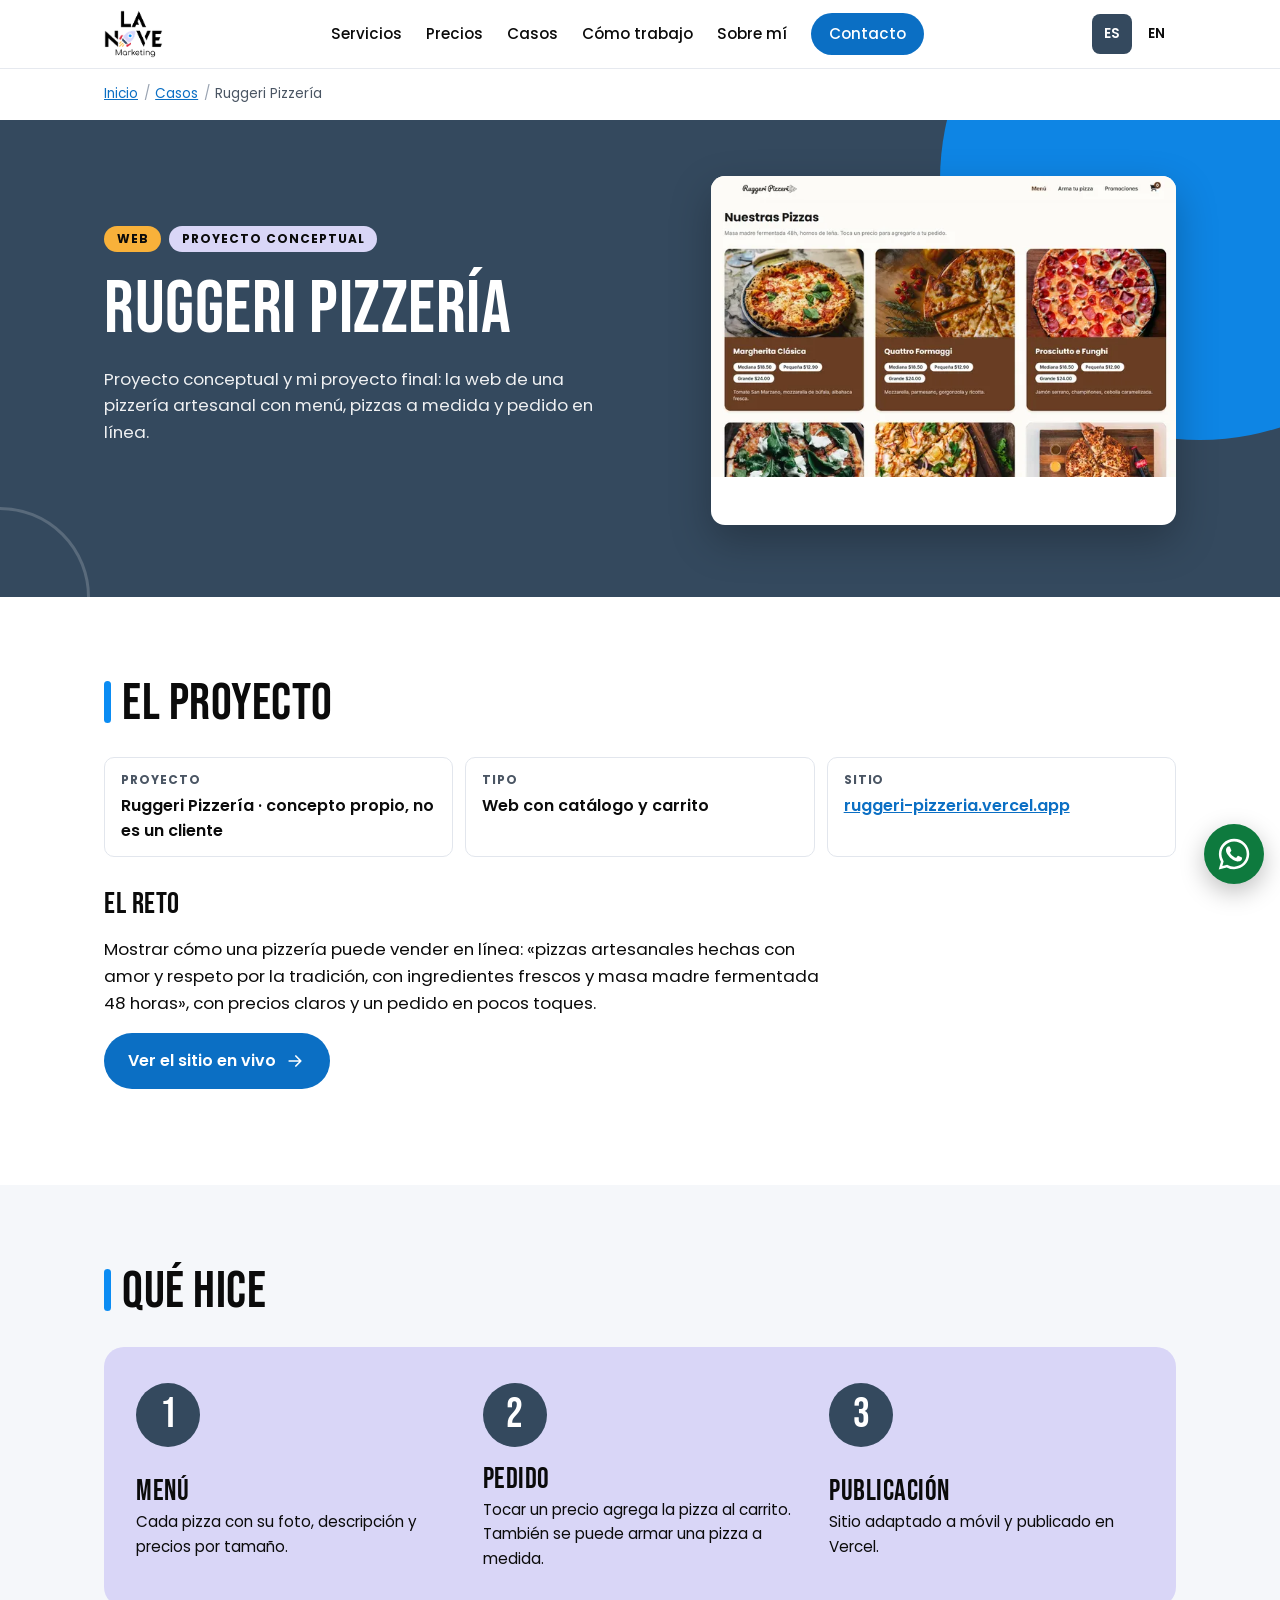
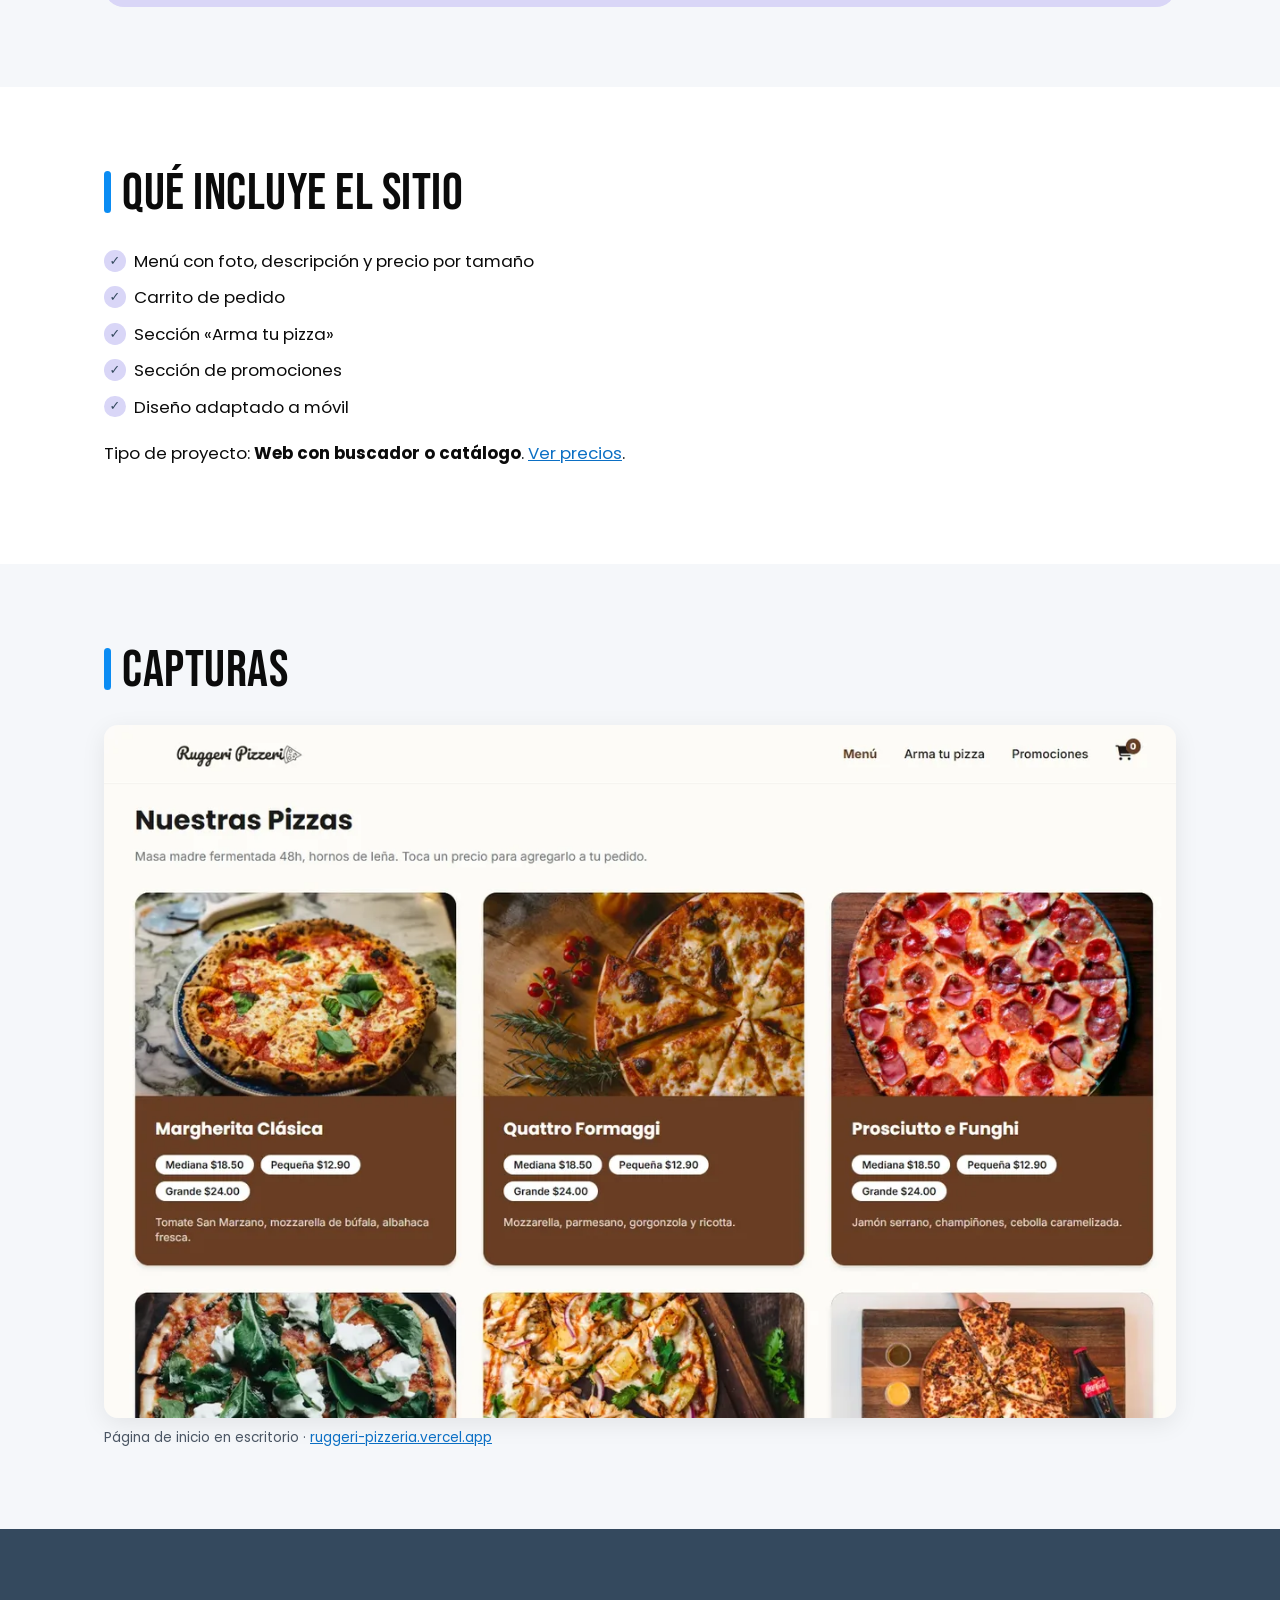
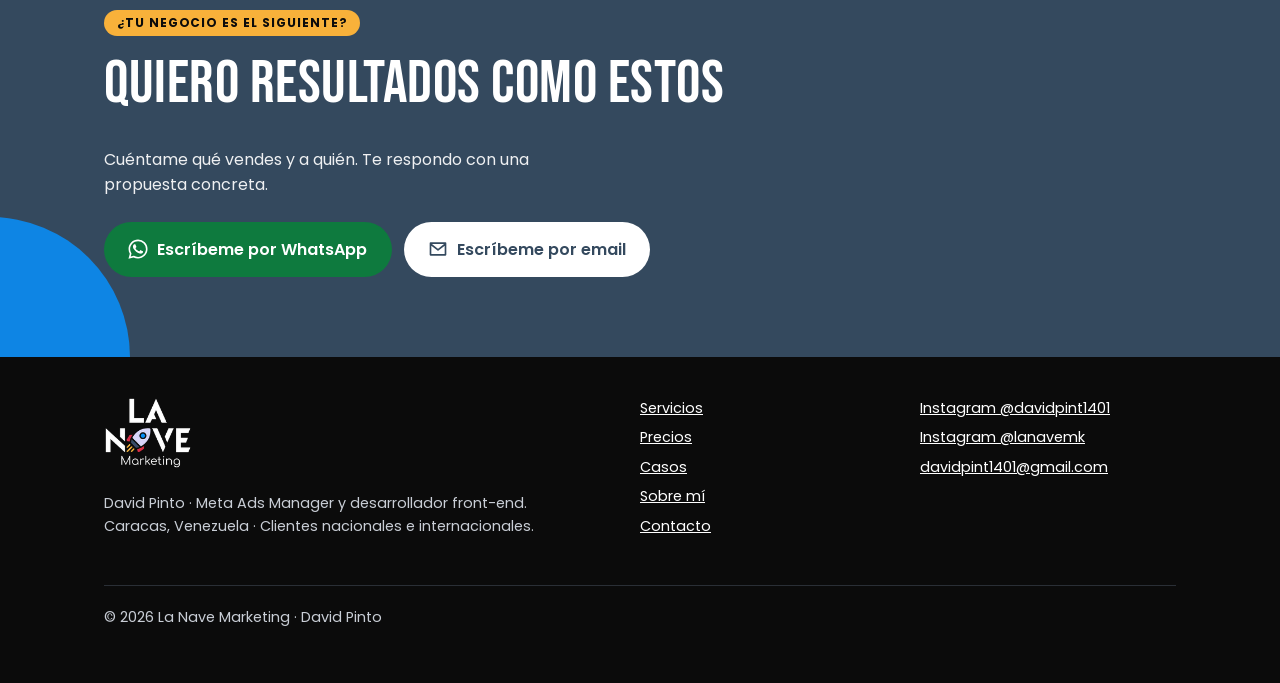
<file: casos/ruggeri-pizzeria/index.html>
<!doctype html>
<html lang="es" data-region="ve">
<head>
  <meta charset="utf-8">
  <meta name="viewport" content="width=device-width, initial-scale=1">
  <title>Ruggeri Pizzería: proyecto web | David Pinto · La Nave Marketing</title>
  <meta name="description" content="Ruggeri Pizzería: Proyecto conceptual y mi proyecto final: la web de una pizzería artesanal con menú, pizzas a medida y pedido en línea.">
  <meta name="theme-color" content="#34495E">

  <link rel="canonical" href="https://[DOMINIO]/casos/ruggeri-pizzeria/">
  <link rel="alternate" hreflang="es" href="https://[DOMINIO]/casos/ruggeri-pizzeria/">
  <link rel="alternate" hreflang="en" href="https://[DOMINIO]/en/cases/ruggeri-pizzeria/">
  <link rel="alternate" hreflang="x-default" href="https://[DOMINIO]/casos/ruggeri-pizzeria/">

  <meta property="og:type" content="article">
  <meta property="og:locale" content="es_VE">
  <meta property="og:site_name" content="La Nave Marketing">
  <meta property="og:title" content="Ruggeri Pizzería · proyecto web de La Nave Marketing">
  <meta property="og:description" content="Ruggeri Pizzería: Proyecto conceptual y mi proyecto final: la web de una pizzería artesanal con menú, pizzas a medida y pedido en línea.">
  <meta property="og:url" content="https://[DOMINIO]/casos/ruggeri-pizzeria/">
  <meta property="og:image" content="https://[DOMINIO]/assets/img/og-image.jpg">
  <meta property="og:image:width" content="1200">
  <meta property="og:image:height" content="630">
  <meta name="twitter:card" content="summary_large_image">

  <link rel="icon" href="/assets/favicon/favicon.ico" sizes="any">
  <link rel="icon" type="image/png" sizes="32x32" href="/assets/favicon/favicon-32.png">
  <link rel="apple-touch-icon" href="/assets/favicon/apple-touch-icon.png">

  <link rel="preload" as="font" type="font/woff2" href="/assets/fonts/bebas-neue-400-latin.woff2" crossorigin>
  <link rel="preload" as="font" type="font/woff2" href="/assets/fonts/poppins-400-latin.woff2" crossorigin>
  <link rel="stylesheet" href="/assets/css/styles.css">

  <!-- ============================================================
       PÍXEL DE META · desactivado. Para activarlo: quita los
       comentarios y reemplaza [PIXEL_ID] por el ID de tu píxel.
  <script>
    !function(f,b,e,v,n,t,s){if(f.fbq)return;n=f.fbq=function(){n.callMethod?
    n.callMethod.apply(n,arguments):n.queue.push(arguments)};if(!f._fbq)f._fbq=n;
    n.push=n;n.loaded=!0;n.version='2.0';n.queue=[];t=b.createElement(e);t.async=!0;
    t.src=v;s=b.getElementsByTagName(e)[0];s.parentNode.insertBefore(t,s)}(window,
    document,'script','https://connect.facebook.net/en_US/fbevents.js');
    fbq('init', '[PIXEL_ID]');
    fbq('track', 'PageView');
  </script>
       ============================================================ -->

  <!-- ============================================================
       GOOGLE ANALYTICS 4 · desactivado. Para activarlo: quita los
       comentarios y reemplaza [GA_ID] (formato G-XXXXXXX).
  <script async src="https://www.googletagmanager.com/gtag/js?id=[GA_ID]"></script>
  <script>
    window.dataLayer = window.dataLayer || [];
    function gtag(){dataLayer.push(arguments);}
    gtag('js', new Date());
    gtag('config', '[GA_ID]');
  </script>
       ============================================================ -->

  <script>document.documentElement.classList.add('js', 'geo-pending')</script>
  <script src="/assets/js/main.js" defer></script>
  <script src="/assets/js/main.js" defer></script>

  <!-- Vercel Web Analytics -->
  <script defer src="https://cdn.vercel-insights.com/v1/script.js"></script>
</head>
<body>
  <!-- Iconos reutilizables -->
  <svg width="0" height="0" style="position:absolute" aria-hidden="true" focusable="false">
    <symbol id="i-whatsapp" viewBox="0 0 24 24"><path fill="currentColor" d="M17.47 14.38c-.3-.15-1.76-.87-2.03-.97-.27-.1-.47-.15-.67.15-.2.3-.77.97-.94 1.17-.17.2-.35.22-.65.07-.3-.15-1.26-.46-2.4-1.48-.89-.79-1.49-1.77-1.66-2.07-.17-.3-.02-.46.13-.61.13-.13.3-.35.45-.52.15-.17.2-.3.3-.5.1-.2.05-.37-.03-.52-.07-.15-.67-1.62-.92-2.22-.24-.58-.49-.5-.67-.51h-.57c-.2 0-.52.07-.79.37-.27.3-1.04 1.02-1.04 2.48s1.07 2.88 1.21 3.08c.15.2 2.1 3.2 5.08 4.49.71.31 1.26.49 1.69.62.71.23 1.36.2 1.87.12.57-.08 1.76-.72 2.01-1.41.25-.7.25-1.29.17-1.41-.07-.13-.27-.2-.57-.35zM12.05 21.5h-.01a9.46 9.46 0 0 1-4.82-1.32l-.35-.21-3.58.94.96-3.49-.23-.36a9.43 9.43 0 0 1-1.45-5.03c0-5.22 4.25-9.47 9.48-9.47a9.4 9.4 0 0 1 6.7 2.78 9.4 9.4 0 0 1 2.77 6.7c0 5.22-4.25 9.46-9.47 9.46zm8.06-17.53A11.33 11.33 0 0 0 12.05.63C5.77.63.66 5.74.66 12.02c0 2.01.52 3.97 1.52 5.7L.56 23.63l6.04-1.58a11.36 11.36 0 0 0 5.44 1.39h.01c6.28 0 11.39-5.11 11.39-11.39 0-3.04-1.18-5.9-3.33-8.05z"/></symbol>
    <symbol id="i-mail" viewBox="0 0 24 24"><path fill="none" stroke="currentColor" stroke-width="2" stroke-linecap="round" stroke-linejoin="round" d="M3 5h18v14H3zM3 6l9 7 9-7"/></symbol>
    <symbol id="i-calendar" viewBox="0 0 24 24"><path fill="none" stroke="currentColor" stroke-width="2" stroke-linecap="round" stroke-linejoin="round" d="M4 5h16v15H4zM4 10h16M9 3v4M15 3v4"/></symbol>
    <symbol id="i-arrow" viewBox="0 0 24 24"><path fill="none" stroke="currentColor" stroke-width="2" stroke-linecap="round" stroke-linejoin="round" d="M5 12h14M13 6l6 6-6 6"/></symbol>
  </svg>

  <a class="skip-link" href="#contenido">Saltar al contenido</a>

  <header class="site-header">
    <div class="container site-header__inner">
      <a class="brand" href="/" aria-label="La Nave Marketing · inicio">
        <img src="/assets/img/logos/lanave-color-128.webp" alt="La Nave Marketing" width="59" height="48">
      </a>

      <nav class="lang-switch" aria-label="Idioma">
        <span aria-current="true" lang="es">ES</span>
        <a href="/en/cases/ruggeri-pizzeria/" hreflang="en" lang="en" aria-label="EN · English version">EN</a>
      </nav>

      <button class="nav-toggle" type="button" aria-expanded="false" aria-controls="menu" aria-label="Abrir menú">
        <svg viewBox="0 0 24 24" aria-hidden="true"><path fill="none" stroke="currentColor" stroke-width="2" stroke-linecap="round" d="M4 7h16M4 12h16M4 17h16"/></svg>
      </button>

      <nav class="site-nav" id="menu" aria-label="Principal">
        <ul>
          <li><a href="/#servicios">Servicios</a></li>
          <li><a href="/#precios">Precios</a></li>
          <li><a href="/#casos">Casos</a></li>
          <li><a href="/#como-trabajo">Cómo trabajo</a></li>
          <li><a href="/#sobre-mi">Sobre mí</a></li>
          <li><a class="btn btn--primary nav-cta" href="/#contacto">Contacto</a></li>
        </ul>
      </nav>
    </div>
  </header>

  <main id="contenido" tabindex="-1">
    <nav class="breadcrumb container" aria-label="Ruta de navegación">
      <ol>
        <li><a href="/">Inicio</a></li>
        <li><a href="/#casos">Casos</a></li>
        <li aria-current="page">Ruggeri Pizzería</li>
      </ol>
    </nav>

    <section class="band hero case-hero" aria-labelledby="case-title">
      <div class="container case-hero__grid">
        <div>
          <div class="hero__pills">
          <span class="pill pill--orange">Web</span>
          <span class="pill pill--lavender">Proyecto conceptual</span>
          </div>
          <h1 id="case-title">Ruggeri Pizzería</h1>
          <p class="hero__lead">Proyecto conceptual y mi proyecto final: la web de una pizzería artesanal con menú, pizzas a medida y pedido en línea.</p>
        </div>
        <div class="case-hero__cover case-hero__cover--shot"><img src="/assets/img/casos/ruggeri-pizzeria-1200.webp" srcset="/assets/img/casos/ruggeri-pizzeria-640.webp 640w, /assets/img/casos/ruggeri-pizzeria-1200.webp 1200w" sizes="(min-width: 900px) 45vw, 100vw" alt="Menú de Ruggeri Pizzería con tarjetas de pizzas Margherita Clásica, Quattro Formaggi y Prosciutto e Funghi, cada una con sus precios por tamaño" width="1200" height="776"></div>
      </div>
    </section>

    <section class="section" id="cliente" aria-labelledby="cliente-title">
      <div class="container">
        <h2 class="section-title" id="cliente-title">El proyecto</h2>
        <dl class="facts">
          <div><dt>Proyecto</dt><dd>Ruggeri Pizzería · concepto propio, no es un cliente</dd></div>
          <div><dt>Tipo</dt><dd>Web con catálogo y carrito</dd></div>
          <div><dt>Sitio</dt><dd><a href="https://ruggeri-pizzeria.vercel.app/" target="_blank" rel="noopener">ruggeri-pizzeria.vercel.app</a></dd></div>
        </dl>
        <h3 class="case-subtitle">El reto</h3>
        <p class="case-text">Mostrar cómo una pizzería puede vender en línea: «pizzas artesanales hechas con amor y respeto por la tradición, con ingredientes frescos y masa madre fermentada 48 horas», con precios claros y un pedido en pocos toques.</p>
        <p><a class="btn btn--primary" href="https://ruggeri-pizzeria.vercel.app/" target="_blank" rel="noopener">Ver el sitio en vivo <svg aria-hidden="true"><use href="#i-arrow"/></svg></a></p>
      </div>
    </section>
    <section class="section section--tint" id="que-hice" aria-labelledby="que-hice-title">
      <div class="container">
        <h2 class="section-title" id="que-hice-title">Qué hice</h2>
        <div class="steps">
          <ol>
            <li class="step">
              <span class="step__num" aria-hidden="true">1</span>
              <div>
                <h3><span class="visually-hidden">Paso 1: </span>Menú</h3>
                <p>Cada pizza con su foto, descripción y precios por tamaño.</p>
              </div>
            </li>
            <li class="step">
              <span class="step__num" aria-hidden="true">2</span>
              <div>
                <h3><span class="visually-hidden">Paso 2: </span>Pedido</h3>
                <p>Tocar un precio agrega la pizza al carrito. También se puede armar una pizza a medida.</p>
              </div>
            </li>
            <li class="step">
              <span class="step__num" aria-hidden="true">3</span>
              <div>
                <h3><span class="visually-hidden">Paso 3: </span>Publicación</h3>
                <p>Sitio adaptado a móvil y publicado en Vercel.</p>
              </div>
            </li>
          </ol>
        </div>
      </div>
    </section>
    <section class="section" id="incluye" aria-labelledby="incluye-title">
      <div class="container">
        <h2 class="section-title" id="incluye-title">Qué incluye el sitio</h2>
        <ul class="check-list">
          <li>Menú con foto, descripción y precio por tamaño</li>
          <li>Carrito de pedido</li>
          <li>Sección «Arma tu pizza»</li>
          <li>Sección de promociones</li>
          <li>Diseño adaptado a móvil</li>
        </ul>
        <p class="case-text">Tipo de proyecto: <strong>Web con buscador o catálogo</strong>. <a href="/#precios">Ver precios</a>.</p>
      </div>
    </section>
    <section class="section section--tint" id="capturas" aria-labelledby="capturas-title">
      <div class="container">
        <h2 class="section-title" id="capturas-title">Capturas</h2>
        <figure class="shot shot--wide">
          <img src="/assets/img/casos/ruggeri-pizzeria-1200.webp" srcset="/assets/img/casos/ruggeri-pizzeria-640.webp 640w, /assets/img/casos/ruggeri-pizzeria-1200.webp 1200w" sizes="(min-width: 1120px) 1072px, 100vw" alt="Menú de Ruggeri Pizzería con tarjetas de pizzas Margherita Clásica, Quattro Formaggi y Prosciutto e Funghi, cada una con sus precios por tamaño" width="1200" height="776" loading="lazy">
          <figcaption>Página de inicio en escritorio · <a href="https://ruggeri-pizzeria.vercel.app/" target="_blank" rel="noopener">ruggeri-pizzeria.vercel.app</a></figcaption>
        </figure>
      </div>
    </section>

    <!-- CONTACTO -->
    <section class="band contact case-cta" id="contacto" aria-labelledby="cta-title">
      <div class="container">
        <span class="pill pill--orange">¿Tu negocio es el siguiente?</span>
        <h2 id="cta-title" style="margin-top:1rem">Quiero resultados como estos</h2>
        <p class="contact__lead">Cuéntame qué vendes y a quién. Te respondo con una propuesta concreta.</p>
        <div class="hero__actions">
          <a class="btn btn--whatsapp" href="https://wa.me/584141305217?text=Hola%20David%2C%20vi%20el%20proyecto%20Ruggeri%20Pizzería%20y%20quiero%20una%20web%20para%20mi%20negocio." target="_blank" rel="noopener">
            <svg aria-hidden="true"><use href="#i-whatsapp"/></svg>
            Escríbeme por WhatsApp
          </a>
          <a class="btn btn--light" href="mailto:davidpint1401@gmail.com?subject=Quiero%20resultados%20como%20los%20de%20Ruggeri%20Pizzería">
            <svg aria-hidden="true"><use href="#i-mail"/></svg>
            Escríbeme por email
          </a>
        </div>
      </div>
    </section>
  </main>

  <footer class="site-footer">
    <div class="container">
      <div class="site-footer__grid">
        <div>
          <a class="site-footer__logo" href="/" aria-label="La Nave Marketing · inicio">
            <img src="/assets/img/logos/lanave-blanco-128.webp" alt="La Nave Marketing" width="88" height="72" loading="lazy">
          </a>
          <p style="margin-top:1rem">David Pinto · Meta Ads Manager y desarrollador front-end.<br>Caracas, Venezuela · Clientes nacionales e internacionales.</p>
        </div>
        <div>
          <h2 class="visually-hidden">Secciones</h2>
          <ul>
            <li><a href="/#servicios">Servicios</a></li>
            <li><a href="/#precios">Precios</a></li>
            <li><a href="/#casos">Casos</a></li>
            <li><a href="/#sobre-mi">Sobre mí</a></li>
            <li><a href="/#contacto">Contacto</a></li>
          </ul>
        </div>
        <div>
          <h2 class="visually-hidden">Redes</h2>
          <ul>
            <li><a href="https://www.instagram.com/davidpint1401/" target="_blank" rel="noopener">Instagram @davidpint1401</a></li>
            <li><a href="https://www.instagram.com/lanavemk/" target="_blank" rel="noopener">Instagram @lanavemk</a></li>
            <li><a href="mailto:davidpint1401@gmail.com">davidpint1401@gmail.com</a></li>
          </ul>
        </div>
      </div>
      <p class="site-footer__bottom">© <span data-year>2026</span> La Nave Marketing · David Pinto</p>
    </div>
  </footer>

  <a class="wa-float" href="https://wa.me/584141305217?text=Hola%20David%2C%20vi%20el%20proyecto%20Ruggeri%20Pizzería%20y%20quiero%20una%20web%20para%20mi%20negocio." target="_blank" rel="noopener" aria-label="Escríbeme por WhatsApp">
    <svg aria-hidden="true"><use href="#i-whatsapp"/></svg>
  </a>
</body>
</html>
</file>
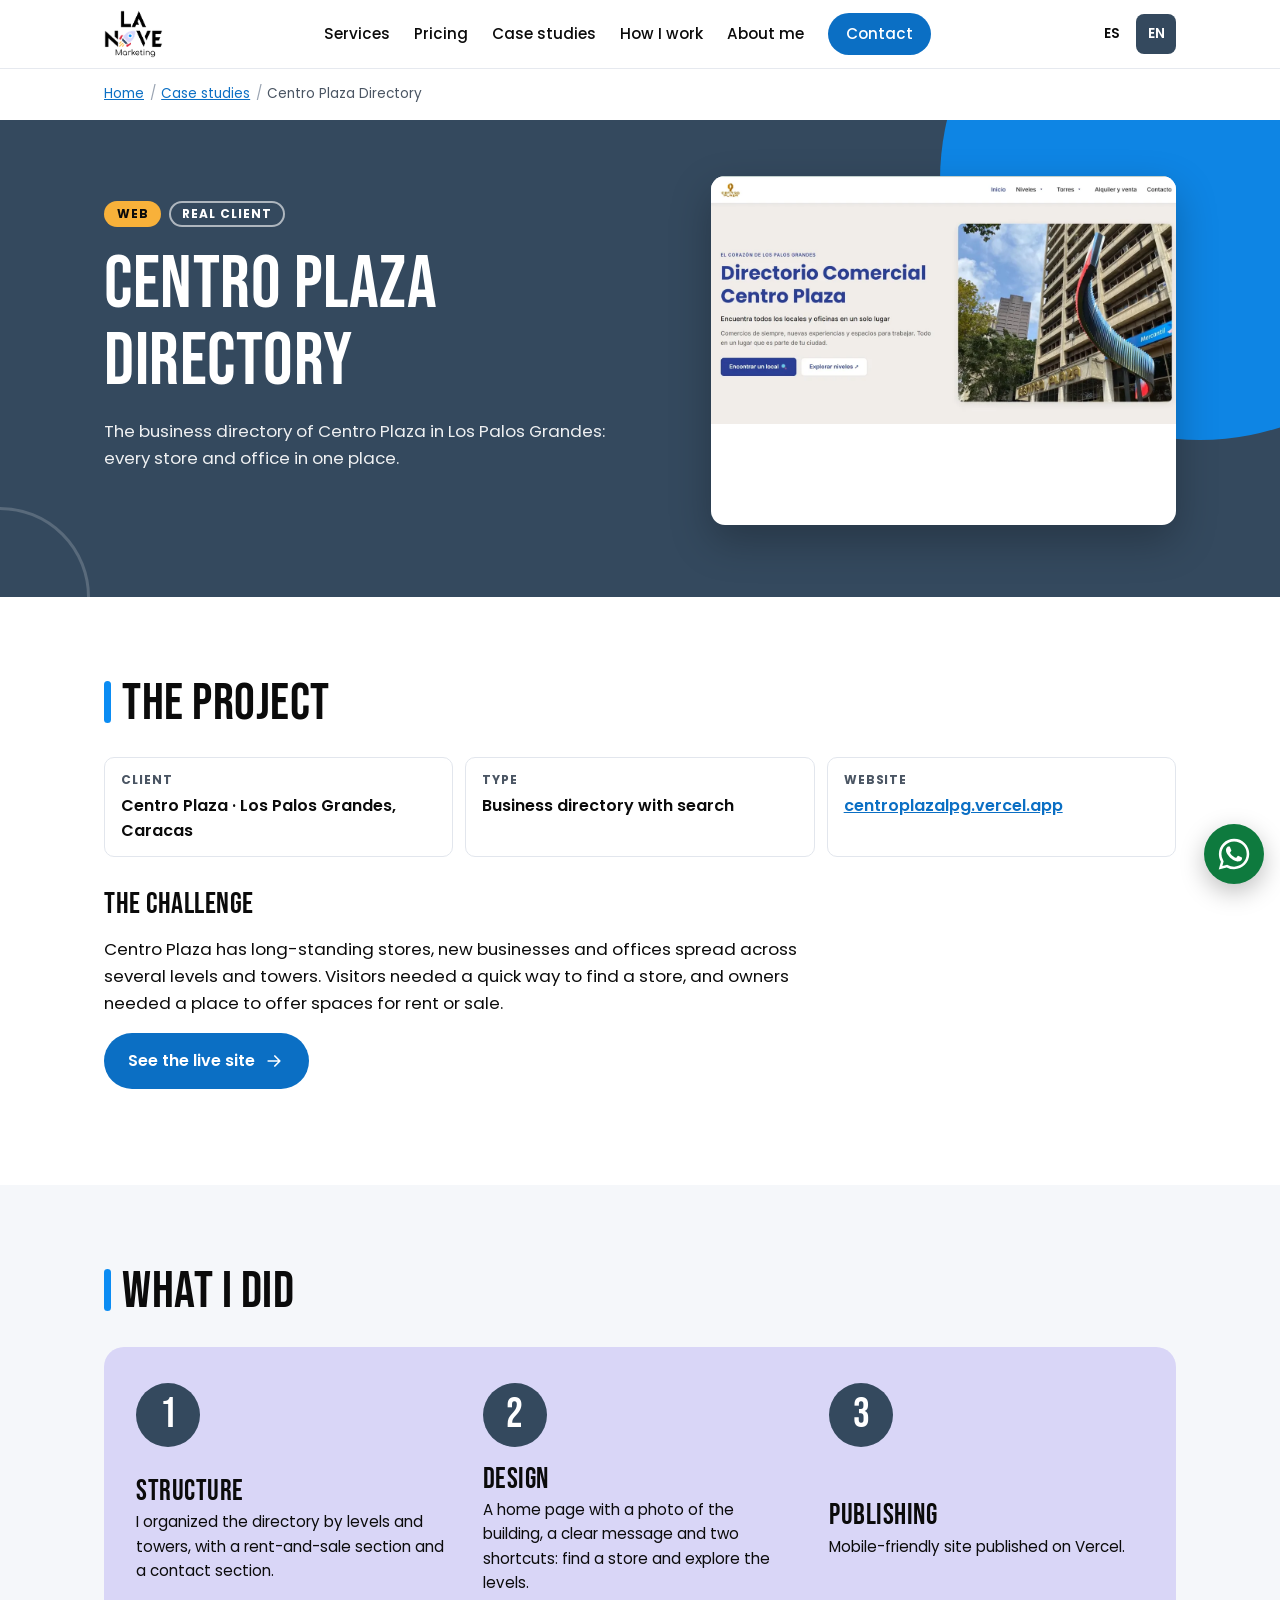
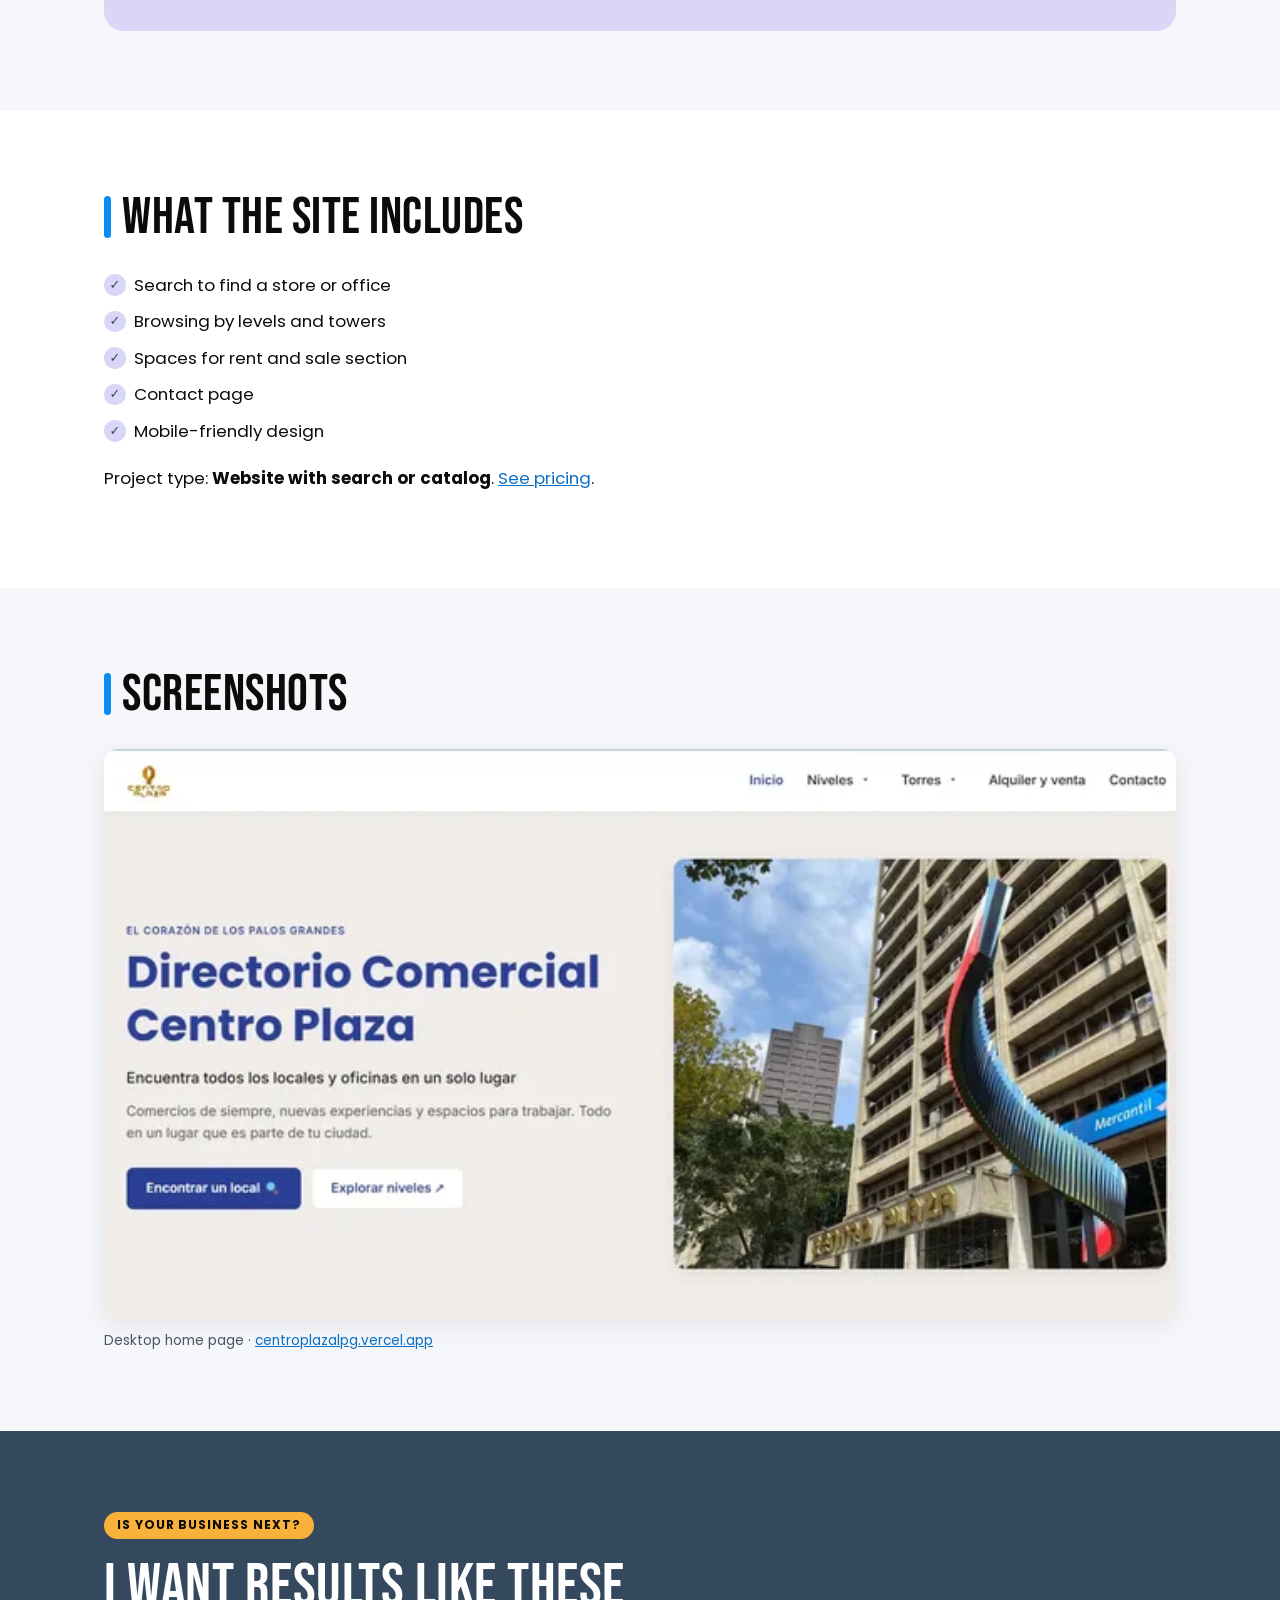
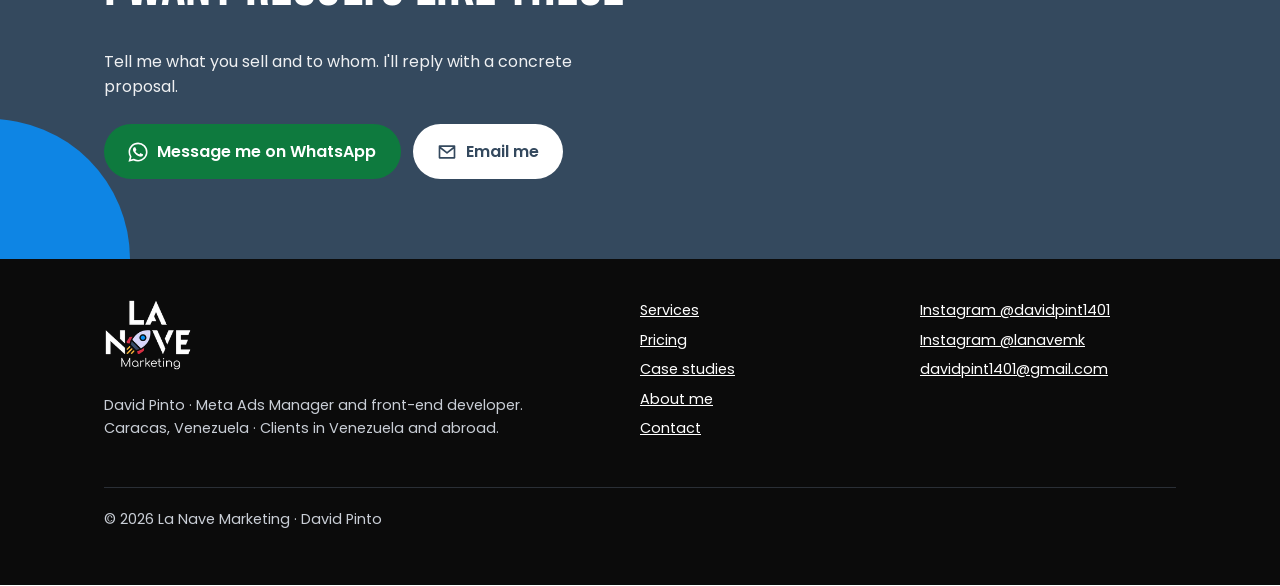
<file: en/cases/centro-plaza/index.html>
<!doctype html>
<html lang="en" data-region="int">
<head>
  <meta charset="utf-8">
  <meta name="viewport" content="width=device-width, initial-scale=1">
  <title>Centro Plaza Directory: web project | David Pinto · La Nave Marketing</title>
  <meta name="description" content="Centro Plaza Directory: the business directory of Centro Plaza in Los Palos Grandes, with every store and office in one place.">
  <meta name="theme-color" content="#34495E">

  <link rel="canonical" href="https://[DOMINIO]/en/cases/centro-plaza/">
  <link rel="alternate" hreflang="es" href="https://[DOMINIO]/casos/centro-plaza/">
  <link rel="alternate" hreflang="en" href="https://[DOMINIO]/en/cases/centro-plaza/">
  <link rel="alternate" hreflang="x-default" href="https://[DOMINIO]/casos/centro-plaza/">

  <meta property="og:type" content="article">
  <meta property="og:locale" content="en_US">
  <meta property="og:site_name" content="La Nave Marketing">
  <meta property="og:title" content="Centro Plaza Directory · web project by La Nave Marketing">
  <meta property="og:description" content="Centro Plaza Directory: the business directory of Centro Plaza in Los Palos Grandes, with every store and office in one place.">
  <meta property="og:url" content="https://[DOMINIO]/en/cases/centro-plaza/">
  <meta property="og:image" content="https://[DOMINIO]/assets/img/og-image-en.jpg">
  <meta property="og:image:width" content="1200">
  <meta property="og:image:height" content="630">
  <meta name="twitter:card" content="summary_large_image">

  <link rel="icon" href="/assets/favicon/favicon.ico" sizes="any">
  <link rel="icon" type="image/png" sizes="32x32" href="/assets/favicon/favicon-32.png">
  <link rel="apple-touch-icon" href="/assets/favicon/apple-touch-icon.png">

  <link rel="preload" as="font" type="font/woff2" href="/assets/fonts/bebas-neue-400-latin.woff2" crossorigin>
  <link rel="preload" as="font" type="font/woff2" href="/assets/fonts/poppins-400-latin.woff2" crossorigin>
  <link rel="stylesheet" href="/assets/css/styles.css">

  <!-- ============================================================
       PÍXEL DE META · desactivado. Para activarlo: quita los
       comentarios y reemplaza [PIXEL_ID] por el ID de tu píxel.
  <script>
    !function(f,b,e,v,n,t,s){if(f.fbq)return;n=f.fbq=function(){n.callMethod?
    n.callMethod.apply(n,arguments):n.queue.push(arguments)};if(!f._fbq)f._fbq=n;
    n.push=n;n.loaded=!0;n.version='2.0';n.queue=[];t=b.createElement(e);t.async=!0;
    t.src=v;s=b.getElementsByTagName(e)[0];s.parentNode.insertBefore(t,s)}(window,
    document,'script','https://connect.facebook.net/en_US/fbevents.js');
    fbq('init', '[PIXEL_ID]');
    fbq('track', 'PageView');
  </script>
       ============================================================ -->

  <!-- ============================================================
       GOOGLE ANALYTICS 4 · desactivado. Para activarlo: quita los
       comentarios y reemplaza [GA_ID] (formato G-XXXXXXX).
  <script async src="https://www.googletagmanager.com/gtag/js?id=[GA_ID]"></script>
  <script>
    window.dataLayer = window.dataLayer || [];
    function gtag(){dataLayer.push(arguments);}
    gtag('js', new Date());
    gtag('config', '[GA_ID]');
  </script>
       ============================================================ -->

  <script>document.documentElement.classList.add('js', 'geo-pending')</script>
  <script src="/assets/js/main.js" defer></script>
  <script src="/assets/js/main.js" defer></script>

  <!-- Vercel Web Analytics -->
  <script defer src="https://cdn.vercel-insights.com/v1/script.js"></script>
</head>
<body>
  <!-- Iconos reutilizables -->
  <svg width="0" height="0" style="position:absolute" aria-hidden="true" focusable="false">
    <symbol id="i-whatsapp" viewBox="0 0 24 24"><path fill="currentColor" d="M17.47 14.38c-.3-.15-1.76-.87-2.03-.97-.27-.1-.47-.15-.67.15-.2.3-.77.97-.94 1.17-.17.2-.35.22-.65.07-.3-.15-1.26-.46-2.4-1.48-.89-.79-1.49-1.77-1.66-2.07-.17-.3-.02-.46.13-.61.13-.13.3-.35.45-.52.15-.17.2-.3.3-.5.1-.2.05-.37-.03-.52-.07-.15-.67-1.62-.92-2.22-.24-.58-.49-.5-.67-.51h-.57c-.2 0-.52.07-.79.37-.27.3-1.04 1.02-1.04 2.48s1.07 2.88 1.21 3.08c.15.2 2.1 3.2 5.08 4.49.71.31 1.26.49 1.69.62.71.23 1.36.2 1.87.12.57-.08 1.76-.72 2.01-1.41.25-.7.25-1.29.17-1.41-.07-.13-.27-.2-.57-.35zM12.05 21.5h-.01a9.46 9.46 0 0 1-4.82-1.32l-.35-.21-3.58.94.96-3.49-.23-.36a9.43 9.43 0 0 1-1.45-5.03c0-5.22 4.25-9.47 9.48-9.47a9.4 9.4 0 0 1 6.7 2.78 9.4 9.4 0 0 1 2.77 6.7c0 5.22-4.25 9.46-9.47 9.46zm8.06-17.53A11.33 11.33 0 0 0 12.05.63C5.77.63.66 5.74.66 12.02c0 2.01.52 3.97 1.52 5.7L.56 23.63l6.04-1.58a11.36 11.36 0 0 0 5.44 1.39h.01c6.28 0 11.39-5.11 11.39-11.39 0-3.04-1.18-5.9-3.33-8.05z"/></symbol>
    <symbol id="i-mail" viewBox="0 0 24 24"><path fill="none" stroke="currentColor" stroke-width="2" stroke-linecap="round" stroke-linejoin="round" d="M3 5h18v14H3zM3 6l9 7 9-7"/></symbol>
    <symbol id="i-calendar" viewBox="0 0 24 24"><path fill="none" stroke="currentColor" stroke-width="2" stroke-linecap="round" stroke-linejoin="round" d="M4 5h16v15H4zM4 10h16M9 3v4M15 3v4"/></symbol>
    <symbol id="i-arrow" viewBox="0 0 24 24"><path fill="none" stroke="currentColor" stroke-width="2" stroke-linecap="round" stroke-linejoin="round" d="M5 12h14M13 6l6 6-6 6"/></symbol>
  </svg>

  <a class="skip-link" href="#contenido">Skip to content</a>

  <header class="site-header">
    <div class="container site-header__inner">
      <a class="brand" href="/en/" aria-label="La Nave Marketing · home">
        <img src="/assets/img/logos/lanave-color-128.webp" alt="La Nave Marketing" width="59" height="48">
      </a>

      <nav class="lang-switch" aria-label="Language">
        <a href="/casos/centro-plaza/" hreflang="es" lang="es" aria-label="ES · Versión en español">ES</a>
        <span aria-current="true" lang="en">EN</span>
      </nav>

      <button class="nav-toggle" type="button" aria-expanded="false" aria-controls="menu" aria-label="Open menu">
        <svg viewBox="0 0 24 24" aria-hidden="true"><path fill="none" stroke="currentColor" stroke-width="2" stroke-linecap="round" d="M4 7h16M4 12h16M4 17h16"/></svg>
      </button>

      <nav class="site-nav" id="menu" aria-label="Main">
        <ul>
          <li><a href="/en/#servicios">Services</a></li>
          <li><a href="/en/#precios">Pricing</a></li>
          <li><a href="/en/#casos">Case studies</a></li>
          <li><a href="/en/#como-trabajo">How I work</a></li>
          <li><a href="/en/#sobre-mi">About me</a></li>
          <li><a class="btn btn--primary nav-cta" href="/en/#contacto">Contact</a></li>
        </ul>
      </nav>
    </div>
  </header>

  <main id="contenido" tabindex="-1">
    <nav class="breadcrumb container" aria-label="Breadcrumb">
      <ol>
        <li><a href="/en/">Home</a></li>
        <li><a href="/en/#casos">Case studies</a></li>
        <li aria-current="page">Centro Plaza Directory</li>
      </ol>
    </nav>

    <section class="band hero case-hero" aria-labelledby="case-title">
      <div class="container case-hero__grid">
        <div>
          <div class="hero__pills">
          <span class="pill pill--orange">Web</span>
          <span class="pill pill--outline">Real client</span>
          </div>
          <h1 id="case-title">Centro Plaza Directory</h1>
          <p class="hero__lead">The business directory of Centro Plaza in Los Palos Grandes: every store and office in one place.</p>
        </div>
        <div class="case-hero__cover case-hero__cover--shot"><img src="/assets/img/casos/centro-plaza-1200.webp" srcset="/assets/img/casos/centro-plaza-640.webp 640w, /assets/img/casos/centro-plaza-1200.webp 1200w" sizes="(min-width: 900px) 45vw, 100vw" alt="Home page of the Centro Plaza Business Directory, with the title, the Find a store and Explore levels buttons, and a photo of the building" width="1200" height="640"></div>
      </div>
    </section>

    <section class="section" id="cliente" aria-labelledby="cliente-title">
      <div class="container">
        <h2 class="section-title" id="cliente-title">The project</h2>
        <dl class="facts">
          <div><dt>Client</dt><dd>Centro Plaza · Los Palos Grandes, Caracas</dd></div>
          <div><dt>Type</dt><dd>Business directory with search</dd></div>
          <div><dt>Website</dt><dd><a href="https://centroplazalpg.vercel.app/" target="_blank" rel="noopener">centroplazalpg.vercel.app</a></dd></div>
        </dl>
        <h3 class="case-subtitle">The challenge</h3>
        <p class="case-text">Centro Plaza has long-standing stores, new businesses and offices spread across several levels and towers. Visitors needed a quick way to find a store, and owners needed a place to offer spaces for rent or sale.</p>
        <p><a class="btn btn--primary" href="https://centroplazalpg.vercel.app/" target="_blank" rel="noopener">See the live site <svg aria-hidden="true"><use href="#i-arrow"/></svg></a></p>
      </div>
    </section>
    <section class="section section--tint" id="que-hice" aria-labelledby="que-hice-title">
      <div class="container">
        <h2 class="section-title" id="que-hice-title">What I did</h2>
        <div class="steps">
          <ol>
            <li class="step">
              <span class="step__num" aria-hidden="true">1</span>
              <div>
                <h3><span class="visually-hidden">Step 1: </span>Structure</h3>
                <p>I organized the directory by levels and towers, with a rent-and-sale section and a contact section.</p>
              </div>
            </li>
            <li class="step">
              <span class="step__num" aria-hidden="true">2</span>
              <div>
                <h3><span class="visually-hidden">Step 2: </span>Design</h3>
                <p>A home page with a photo of the building, a clear message and two shortcuts: find a store and explore the levels.</p>
              </div>
            </li>
            <li class="step">
              <span class="step__num" aria-hidden="true">3</span>
              <div>
                <h3><span class="visually-hidden">Step 3: </span>Publishing</h3>
                <p>Mobile-friendly site published on Vercel.</p>
              </div>
            </li>
          </ol>
        </div>
      </div>
    </section>
    <section class="section" id="incluye" aria-labelledby="incluye-title">
      <div class="container">
        <h2 class="section-title" id="incluye-title">What the site includes</h2>
        <ul class="check-list">
          <li>Search to find a store or office</li>
          <li>Browsing by levels and towers</li>
          <li>Spaces for rent and sale section</li>
          <li>Contact page</li>
          <li>Mobile-friendly design</li>
        </ul>
        <p class="case-text">Project type: <strong>Website with search or catalog</strong>. <a href="/en/#precios">See pricing</a>.</p>
      </div>
    </section>
    <section class="section section--tint" id="capturas" aria-labelledby="capturas-title">
      <div class="container">
        <h2 class="section-title" id="capturas-title">Screenshots</h2>
        <figure class="shot shot--wide">
          <img src="/assets/img/casos/centro-plaza-1200.webp" srcset="/assets/img/casos/centro-plaza-640.webp 640w, /assets/img/casos/centro-plaza-1200.webp 1200w" sizes="(min-width: 1120px) 1072px, 100vw" alt="Home page of the Centro Plaza Business Directory, with the title, the Find a store and Explore levels buttons, and a photo of the building" width="1200" height="640" loading="lazy">
          <figcaption>Desktop home page · <a href="https://centroplazalpg.vercel.app/" target="_blank" rel="noopener">centroplazalpg.vercel.app</a></figcaption>
        </figure>
      </div>
    </section>

    <!-- CONTACTO -->
    <section class="band contact case-cta" id="contacto" aria-labelledby="cta-title">
      <div class="container">
        <span class="pill pill--orange">Is your business next?</span>
        <h2 id="cta-title" style="margin-top:1rem">I want results like these</h2>
        <p class="contact__lead">Tell me what you sell and to whom. I'll reply with a concrete proposal.</p>
        <div class="hero__actions">
          <a class="btn btn--whatsapp" href="https://wa.me/584141305217?text=Hi%20David%2C%20I%20saw%20the%20Centro%20Plaza%20Directory%20project%20and%20I%20want%20a%20website%20for%20my%20business." target="_blank" rel="noopener">
            <svg aria-hidden="true"><use href="#i-whatsapp"/></svg>
            Message me on WhatsApp
          </a>
          <a class="btn btn--light" href="mailto:davidpint1401@gmail.com?subject=I%20want%20results%20like%20Directorio%20Centro%20Plaza">
            <svg aria-hidden="true"><use href="#i-mail"/></svg>
            Email me
          </a>
        </div>
      </div>
    </section>
  </main>

  <footer class="site-footer">
    <div class="container">
      <div class="site-footer__grid">
        <div>
          <a class="site-footer__logo" href="/en/" aria-label="La Nave Marketing · home">
            <img src="/assets/img/logos/lanave-blanco-128.webp" alt="La Nave Marketing" width="88" height="72" loading="lazy">
          </a>
          <p style="margin-top:1rem">David Pinto · Meta Ads Manager and front-end developer.<br>Caracas, Venezuela · Clients in Venezuela and abroad.</p>
        </div>
        <div>
          <h2 class="visually-hidden">Sections</h2>
          <ul>
            <li><a href="/en/#servicios">Services</a></li>
            <li><a href="/en/#precios">Pricing</a></li>
            <li><a href="/en/#casos">Case studies</a></li>
            <li><a href="/en/#sobre-mi">About me</a></li>
            <li><a href="/en/#contacto">Contact</a></li>
          </ul>
        </div>
        <div>
          <h2 class="visually-hidden">Social</h2>
          <ul>
            <li><a href="https://www.instagram.com/davidpint1401/" target="_blank" rel="noopener">Instagram @davidpint1401</a></li>
            <li><a href="https://www.instagram.com/lanavemk/" target="_blank" rel="noopener">Instagram @lanavemk</a></li>
            <li><a href="mailto:davidpint1401@gmail.com">davidpint1401@gmail.com</a></li>
          </ul>
        </div>
      </div>
      <p class="site-footer__bottom">© <span data-year>2026</span> La Nave Marketing · David Pinto</p>
    </div>
  </footer>

  <a class="wa-float" href="https://wa.me/584141305217?text=Hi%20David%2C%20I%20saw%20the%20Centro%20Plaza%20Directory%20project%20and%20I%20want%20a%20website%20for%20my%20business." target="_blank" rel="noopener" aria-label="Message me on WhatsApp">
    <svg aria-hidden="true"><use href="#i-whatsapp"/></svg>
  </a>
</body>
</html>
</file>
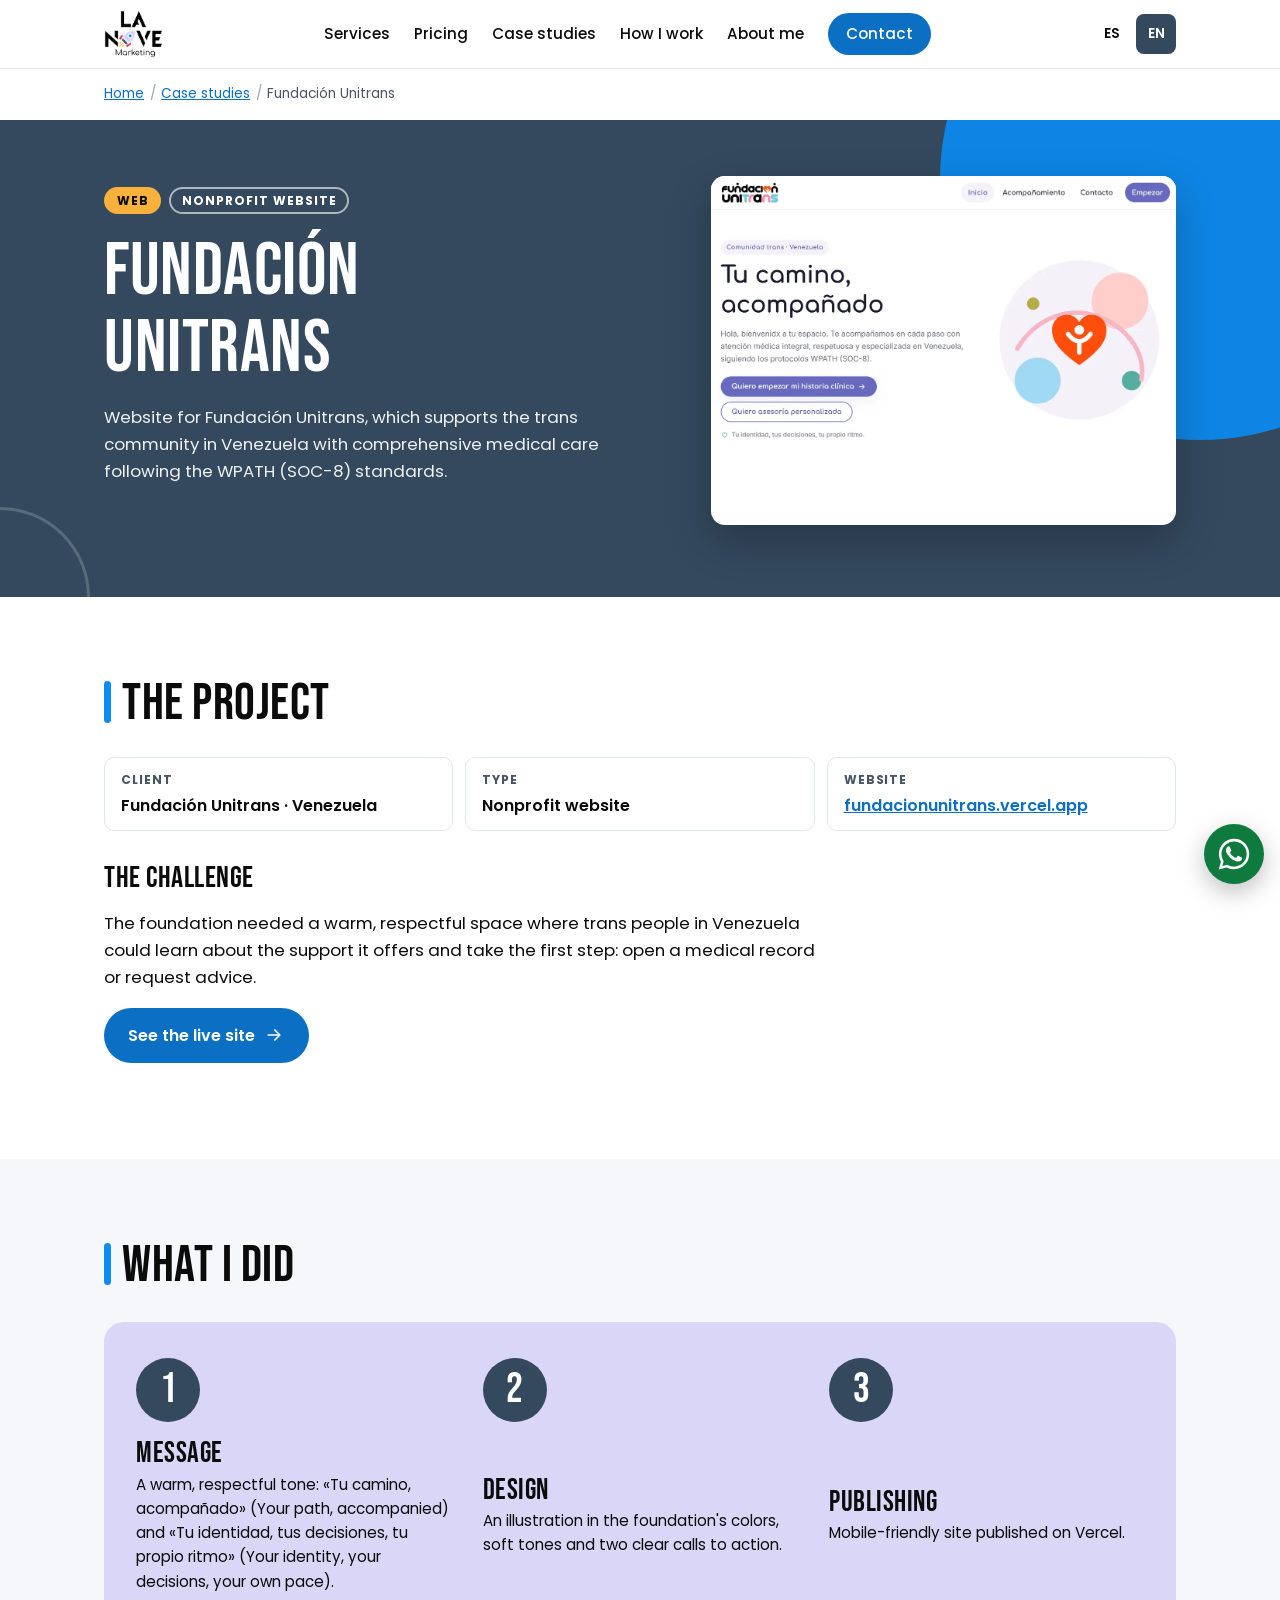
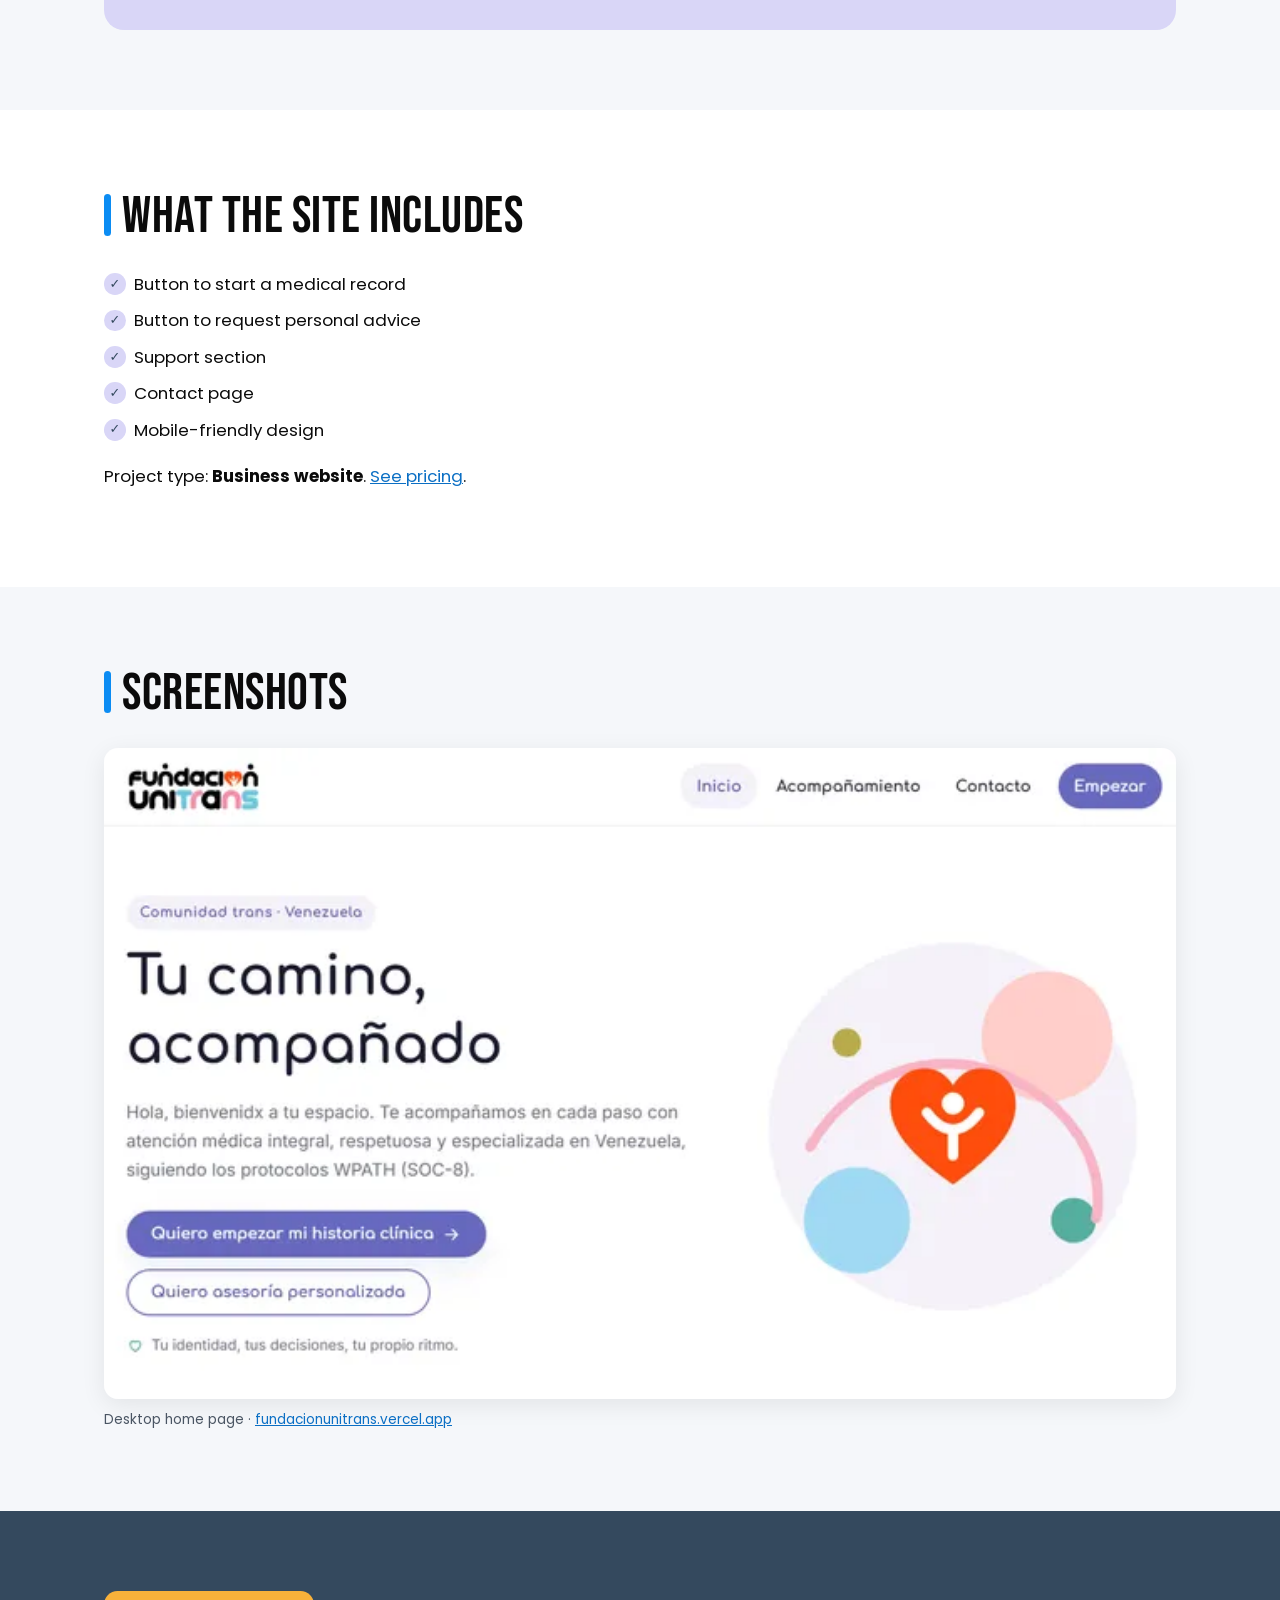
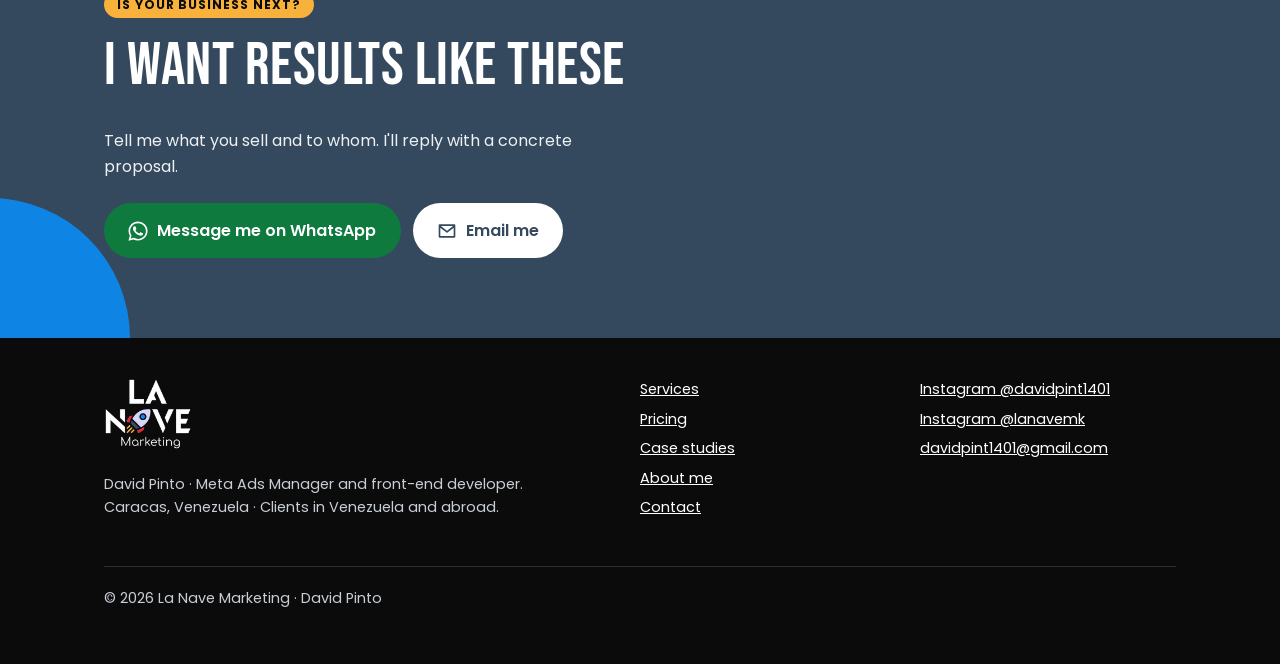
<file: en/cases/fundacion-unitrans/index.html>
<!doctype html>
<html lang="en" data-region="int">
<head>
  <meta charset="utf-8">
  <meta name="viewport" content="width=device-width, initial-scale=1">
  <title>Fundación Unitrans: web project | David Pinto · La Nave Marketing</title>
  <meta name="description" content="Fundación Unitrans: website for the foundation that supports the trans community in Venezuela with comprehensive medical care following the WPATH (SOC-8) standards.">
  <meta name="theme-color" content="#34495E">

  <link rel="canonical" href="https://[DOMINIO]/en/cases/fundacion-unitrans/">
  <link rel="alternate" hreflang="es" href="https://[DOMINIO]/casos/fundacion-unitrans/">
  <link rel="alternate" hreflang="en" href="https://[DOMINIO]/en/cases/fundacion-unitrans/">
  <link rel="alternate" hreflang="x-default" href="https://[DOMINIO]/casos/fundacion-unitrans/">

  <meta property="og:type" content="article">
  <meta property="og:locale" content="en_US">
  <meta property="og:site_name" content="La Nave Marketing">
  <meta property="og:title" content="Fundación Unitrans · web project by La Nave Marketing">
  <meta property="og:description" content="Fundación Unitrans: website for the foundation that supports the trans community in Venezuela with comprehensive medical care following the WPATH (SOC-8) standards.">
  <meta property="og:url" content="https://[DOMINIO]/en/cases/fundacion-unitrans/">
  <meta property="og:image" content="https://[DOMINIO]/assets/img/og-image-en.jpg">
  <meta property="og:image:width" content="1200">
  <meta property="og:image:height" content="630">
  <meta name="twitter:card" content="summary_large_image">

  <link rel="icon" href="/assets/favicon/favicon.ico" sizes="any">
  <link rel="icon" type="image/png" sizes="32x32" href="/assets/favicon/favicon-32.png">
  <link rel="apple-touch-icon" href="/assets/favicon/apple-touch-icon.png">

  <link rel="preload" as="font" type="font/woff2" href="/assets/fonts/bebas-neue-400-latin.woff2" crossorigin>
  <link rel="preload" as="font" type="font/woff2" href="/assets/fonts/poppins-400-latin.woff2" crossorigin>
  <link rel="stylesheet" href="/assets/css/styles.css">

  <!-- ============================================================
       PÍXEL DE META · desactivado. Para activarlo: quita los
       comentarios y reemplaza [PIXEL_ID] por el ID de tu píxel.
  <script>
    !function(f,b,e,v,n,t,s){if(f.fbq)return;n=f.fbq=function(){n.callMethod?
    n.callMethod.apply(n,arguments):n.queue.push(arguments)};if(!f._fbq)f._fbq=n;
    n.push=n;n.loaded=!0;n.version='2.0';n.queue=[];t=b.createElement(e);t.async=!0;
    t.src=v;s=b.getElementsByTagName(e)[0];s.parentNode.insertBefore(t,s)}(window,
    document,'script','https://connect.facebook.net/en_US/fbevents.js');
    fbq('init', '[PIXEL_ID]');
    fbq('track', 'PageView');
  </script>
       ============================================================ -->

  <!-- ============================================================
       GOOGLE ANALYTICS 4 · desactivado. Para activarlo: quita los
       comentarios y reemplaza [GA_ID] (formato G-XXXXXXX).
  <script async src="https://www.googletagmanager.com/gtag/js?id=[GA_ID]"></script>
  <script>
    window.dataLayer = window.dataLayer || [];
    function gtag(){dataLayer.push(arguments);}
    gtag('js', new Date());
    gtag('config', '[GA_ID]');
  </script>
       ============================================================ -->

  <script>document.documentElement.classList.add('js', 'geo-pending')</script>
  <script src="/assets/js/main.js" defer></script>
  <script src="/assets/js/main.js" defer></script>

  <!-- Vercel Web Analytics -->
  <script defer src="https://cdn.vercel-insights.com/v1/script.js"></script>
</head>
<body>
  <!-- Iconos reutilizables -->
  <svg width="0" height="0" style="position:absolute" aria-hidden="true" focusable="false">
    <symbol id="i-whatsapp" viewBox="0 0 24 24"><path fill="currentColor" d="M17.47 14.38c-.3-.15-1.76-.87-2.03-.97-.27-.1-.47-.15-.67.15-.2.3-.77.97-.94 1.17-.17.2-.35.22-.65.07-.3-.15-1.26-.46-2.4-1.48-.89-.79-1.49-1.77-1.66-2.07-.17-.3-.02-.46.13-.61.13-.13.3-.35.45-.52.15-.17.2-.3.3-.5.1-.2.05-.37-.03-.52-.07-.15-.67-1.62-.92-2.22-.24-.58-.49-.5-.67-.51h-.57c-.2 0-.52.07-.79.37-.27.3-1.04 1.02-1.04 2.48s1.07 2.88 1.21 3.08c.15.2 2.1 3.2 5.08 4.49.71.31 1.26.49 1.69.62.71.23 1.36.2 1.87.12.57-.08 1.76-.72 2.01-1.41.25-.7.25-1.29.17-1.41-.07-.13-.27-.2-.57-.35zM12.05 21.5h-.01a9.46 9.46 0 0 1-4.82-1.32l-.35-.21-3.58.94.96-3.49-.23-.36a9.43 9.43 0 0 1-1.45-5.03c0-5.22 4.25-9.47 9.48-9.47a9.4 9.4 0 0 1 6.7 2.78 9.4 9.4 0 0 1 2.77 6.7c0 5.22-4.25 9.46-9.47 9.46zm8.06-17.53A11.33 11.33 0 0 0 12.05.63C5.77.63.66 5.74.66 12.02c0 2.01.52 3.97 1.52 5.7L.56 23.63l6.04-1.58a11.36 11.36 0 0 0 5.44 1.39h.01c6.28 0 11.39-5.11 11.39-11.39 0-3.04-1.18-5.9-3.33-8.05z"/></symbol>
    <symbol id="i-mail" viewBox="0 0 24 24"><path fill="none" stroke="currentColor" stroke-width="2" stroke-linecap="round" stroke-linejoin="round" d="M3 5h18v14H3zM3 6l9 7 9-7"/></symbol>
    <symbol id="i-calendar" viewBox="0 0 24 24"><path fill="none" stroke="currentColor" stroke-width="2" stroke-linecap="round" stroke-linejoin="round" d="M4 5h16v15H4zM4 10h16M9 3v4M15 3v4"/></symbol>
    <symbol id="i-arrow" viewBox="0 0 24 24"><path fill="none" stroke="currentColor" stroke-width="2" stroke-linecap="round" stroke-linejoin="round" d="M5 12h14M13 6l6 6-6 6"/></symbol>
  </svg>

  <a class="skip-link" href="#contenido">Skip to content</a>

  <header class="site-header">
    <div class="container site-header__inner">
      <a class="brand" href="/en/" aria-label="La Nave Marketing · home">
        <img src="/assets/img/logos/lanave-color-128.webp" alt="La Nave Marketing" width="59" height="48">
      </a>

      <nav class="lang-switch" aria-label="Language">
        <a href="/casos/fundacion-unitrans/" hreflang="es" lang="es" aria-label="ES · Versión en español">ES</a>
        <span aria-current="true" lang="en">EN</span>
      </nav>

      <button class="nav-toggle" type="button" aria-expanded="false" aria-controls="menu" aria-label="Open menu">
        <svg viewBox="0 0 24 24" aria-hidden="true"><path fill="none" stroke="currentColor" stroke-width="2" stroke-linecap="round" d="M4 7h16M4 12h16M4 17h16"/></svg>
      </button>

      <nav class="site-nav" id="menu" aria-label="Main">
        <ul>
          <li><a href="/en/#servicios">Services</a></li>
          <li><a href="/en/#precios">Pricing</a></li>
          <li><a href="/en/#casos">Case studies</a></li>
          <li><a href="/en/#como-trabajo">How I work</a></li>
          <li><a href="/en/#sobre-mi">About me</a></li>
          <li><a class="btn btn--primary nav-cta" href="/en/#contacto">Contact</a></li>
        </ul>
      </nav>
    </div>
  </header>

  <main id="contenido" tabindex="-1">
    <nav class="breadcrumb container" aria-label="Breadcrumb">
      <ol>
        <li><a href="/en/">Home</a></li>
        <li><a href="/en/#casos">Case studies</a></li>
        <li aria-current="page">Fundación Unitrans</li>
      </ol>
    </nav>

    <section class="band hero case-hero" aria-labelledby="case-title">
      <div class="container case-hero__grid">
        <div>
          <div class="hero__pills">
          <span class="pill pill--orange">Web</span>
          <span class="pill pill--outline">Nonprofit website</span>
          </div>
          <h1 id="case-title">Fundación Unitrans</h1>
          <p class="hero__lead">Website for Fundación Unitrans, which supports the trans community in Venezuela with comprehensive medical care following the WPATH (SOC-8) standards.</p>
        </div>
        <div class="case-hero__cover case-hero__cover--shot"><img src="/assets/img/casos/fundacion-unitrans-1200.webp" srcset="/assets/img/casos/fundacion-unitrans-640.webp 640w, /assets/img/casos/fundacion-unitrans-1200.webp 1200w" sizes="(min-width: 900px) 45vw, 100vw" alt="Home page of Fundación Unitrans with the title Tu camino, acompañado (Your path, accompanied), buttons to start a medical record or request personal advice, and a heart illustration" width="1200" height="729"></div>
      </div>
    </section>

    <section class="section" id="cliente" aria-labelledby="cliente-title">
      <div class="container">
        <h2 class="section-title" id="cliente-title">The project</h2>
        <dl class="facts">
          <div><dt>Client</dt><dd>Fundación Unitrans · Venezuela</dd></div>
          <div><dt>Type</dt><dd>Nonprofit website</dd></div>
          <div><dt>Website</dt><dd><a href="https://fundacionunitrans.vercel.app/" target="_blank" rel="noopener">fundacionunitrans.vercel.app</a></dd></div>
        </dl>
        <h3 class="case-subtitle">The challenge</h3>
        <p class="case-text">The foundation needed a warm, respectful space where trans people in Venezuela could learn about the support it offers and take the first step: open a medical record or request advice.</p>
        <p><a class="btn btn--primary" href="https://fundacionunitrans.vercel.app/" target="_blank" rel="noopener">See the live site <svg aria-hidden="true"><use href="#i-arrow"/></svg></a></p>
      </div>
    </section>
    <section class="section section--tint" id="que-hice" aria-labelledby="que-hice-title">
      <div class="container">
        <h2 class="section-title" id="que-hice-title">What I did</h2>
        <div class="steps">
          <ol>
            <li class="step">
              <span class="step__num" aria-hidden="true">1</span>
              <div>
                <h3><span class="visually-hidden">Step 1: </span>Message</h3>
                <p>A warm, respectful tone: «Tu camino, acompañado» (Your path, accompanied) and «Tu identidad, tus decisiones, tu propio ritmo» (Your identity, your decisions, your own pace).</p>
              </div>
            </li>
            <li class="step">
              <span class="step__num" aria-hidden="true">2</span>
              <div>
                <h3><span class="visually-hidden">Step 2: </span>Design</h3>
                <p>An illustration in the foundation's colors, soft tones and two clear calls to action.</p>
              </div>
            </li>
            <li class="step">
              <span class="step__num" aria-hidden="true">3</span>
              <div>
                <h3><span class="visually-hidden">Step 3: </span>Publishing</h3>
                <p>Mobile-friendly site published on Vercel.</p>
              </div>
            </li>
          </ol>
        </div>
      </div>
    </section>
    <section class="section" id="incluye" aria-labelledby="incluye-title">
      <div class="container">
        <h2 class="section-title" id="incluye-title">What the site includes</h2>
        <ul class="check-list">
          <li>Button to start a medical record</li>
          <li>Button to request personal advice</li>
          <li>Support section</li>
          <li>Contact page</li>
          <li>Mobile-friendly design</li>
        </ul>
        <p class="case-text">Project type: <strong>Business website</strong>. <a href="/en/#precios">See pricing</a>.</p>
      </div>
    </section>
    <section class="section section--tint" id="capturas" aria-labelledby="capturas-title">
      <div class="container">
        <h2 class="section-title" id="capturas-title">Screenshots</h2>
        <figure class="shot shot--wide">
          <img src="/assets/img/casos/fundacion-unitrans-1200.webp" srcset="/assets/img/casos/fundacion-unitrans-640.webp 640w, /assets/img/casos/fundacion-unitrans-1200.webp 1200w" sizes="(min-width: 1120px) 1072px, 100vw" alt="Home page of Fundación Unitrans with the title Tu camino, acompañado (Your path, accompanied), buttons to start a medical record or request personal advice, and a heart illustration" width="1200" height="729" loading="lazy">
          <figcaption>Desktop home page · <a href="https://fundacionunitrans.vercel.app/" target="_blank" rel="noopener">fundacionunitrans.vercel.app</a></figcaption>
        </figure>
      </div>
    </section>

    <!-- CONTACTO -->
    <section class="band contact case-cta" id="contacto" aria-labelledby="cta-title">
      <div class="container">
        <span class="pill pill--orange">Is your business next?</span>
        <h2 id="cta-title" style="margin-top:1rem">I want results like these</h2>
        <p class="contact__lead">Tell me what you sell and to whom. I'll reply with a concrete proposal.</p>
        <div class="hero__actions">
          <a class="btn btn--whatsapp" href="https://wa.me/584141305217?text=Hi%20David%2C%20I%20saw%20the%20Fundaci%C3%B3n%20Unitrans%20project%20and%20I%20want%20a%20website%20for%20my%20business." target="_blank" rel="noopener">
            <svg aria-hidden="true"><use href="#i-whatsapp"/></svg>
            Message me on WhatsApp
          </a>
          <a class="btn btn--light" href="mailto:davidpint1401@gmail.com?subject=I%20want%20results%20like%20Fundación%20Unitrans">
            <svg aria-hidden="true"><use href="#i-mail"/></svg>
            Email me
          </a>
        </div>
      </div>
    </section>
  </main>

  <footer class="site-footer">
    <div class="container">
      <div class="site-footer__grid">
        <div>
          <a class="site-footer__logo" href="/en/" aria-label="La Nave Marketing · home">
            <img src="/assets/img/logos/lanave-blanco-128.webp" alt="La Nave Marketing" width="88" height="72" loading="lazy">
          </a>
          <p style="margin-top:1rem">David Pinto · Meta Ads Manager and front-end developer.<br>Caracas, Venezuela · Clients in Venezuela and abroad.</p>
        </div>
        <div>
          <h2 class="visually-hidden">Sections</h2>
          <ul>
            <li><a href="/en/#servicios">Services</a></li>
            <li><a href="/en/#precios">Pricing</a></li>
            <li><a href="/en/#casos">Case studies</a></li>
            <li><a href="/en/#sobre-mi">About me</a></li>
            <li><a href="/en/#contacto">Contact</a></li>
          </ul>
        </div>
        <div>
          <h2 class="visually-hidden">Social</h2>
          <ul>
            <li><a href="https://www.instagram.com/davidpint1401/" target="_blank" rel="noopener">Instagram @davidpint1401</a></li>
            <li><a href="https://www.instagram.com/lanavemk/" target="_blank" rel="noopener">Instagram @lanavemk</a></li>
            <li><a href="mailto:davidpint1401@gmail.com">davidpint1401@gmail.com</a></li>
          </ul>
        </div>
      </div>
      <p class="site-footer__bottom">© <span data-year>2026</span> La Nave Marketing · David Pinto</p>
    </div>
  </footer>

  <a class="wa-float" href="https://wa.me/584141305217?text=Hi%20David%2C%20I%20saw%20the%20Fundaci%C3%B3n%20Unitrans%20project%20and%20I%20want%20a%20website%20for%20my%20business." target="_blank" rel="noopener" aria-label="Message me on WhatsApp">
    <svg aria-hidden="true"><use href="#i-whatsapp"/></svg>
  </a>
</body>
</html>
</file>
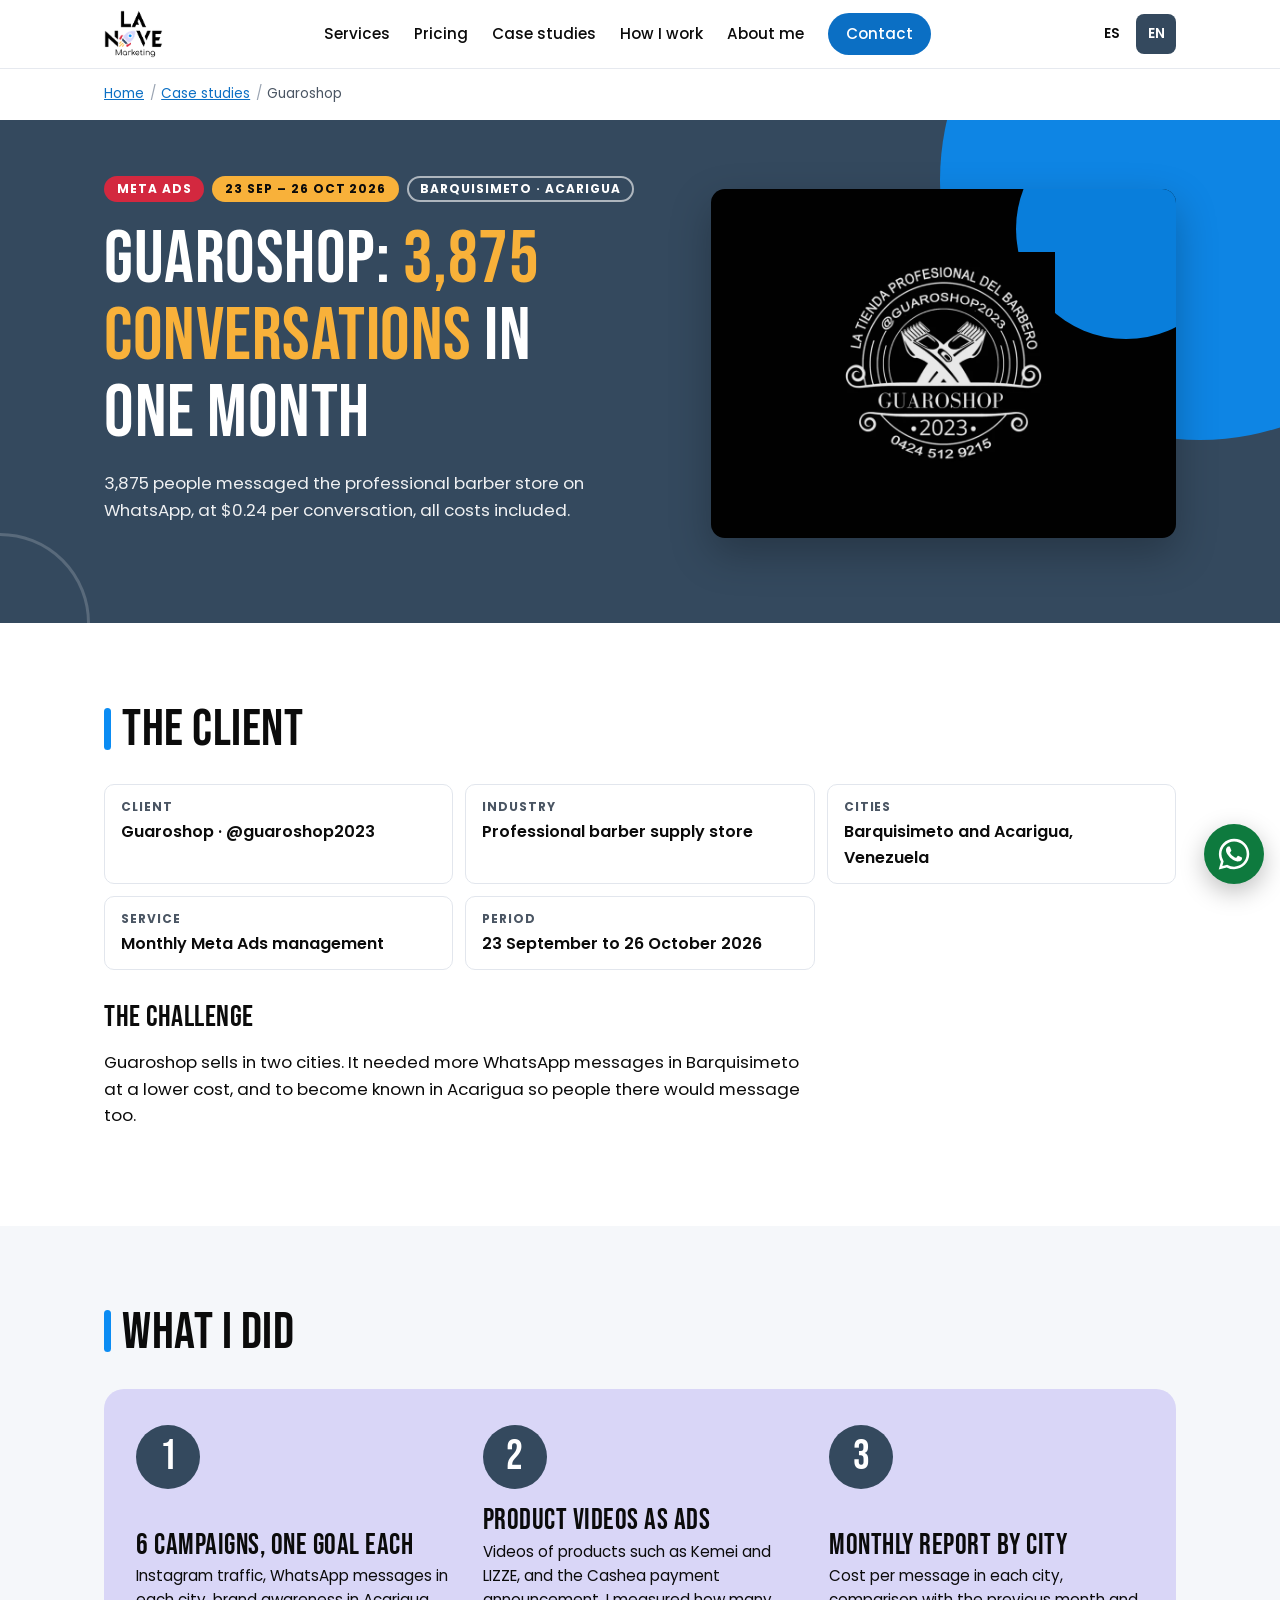
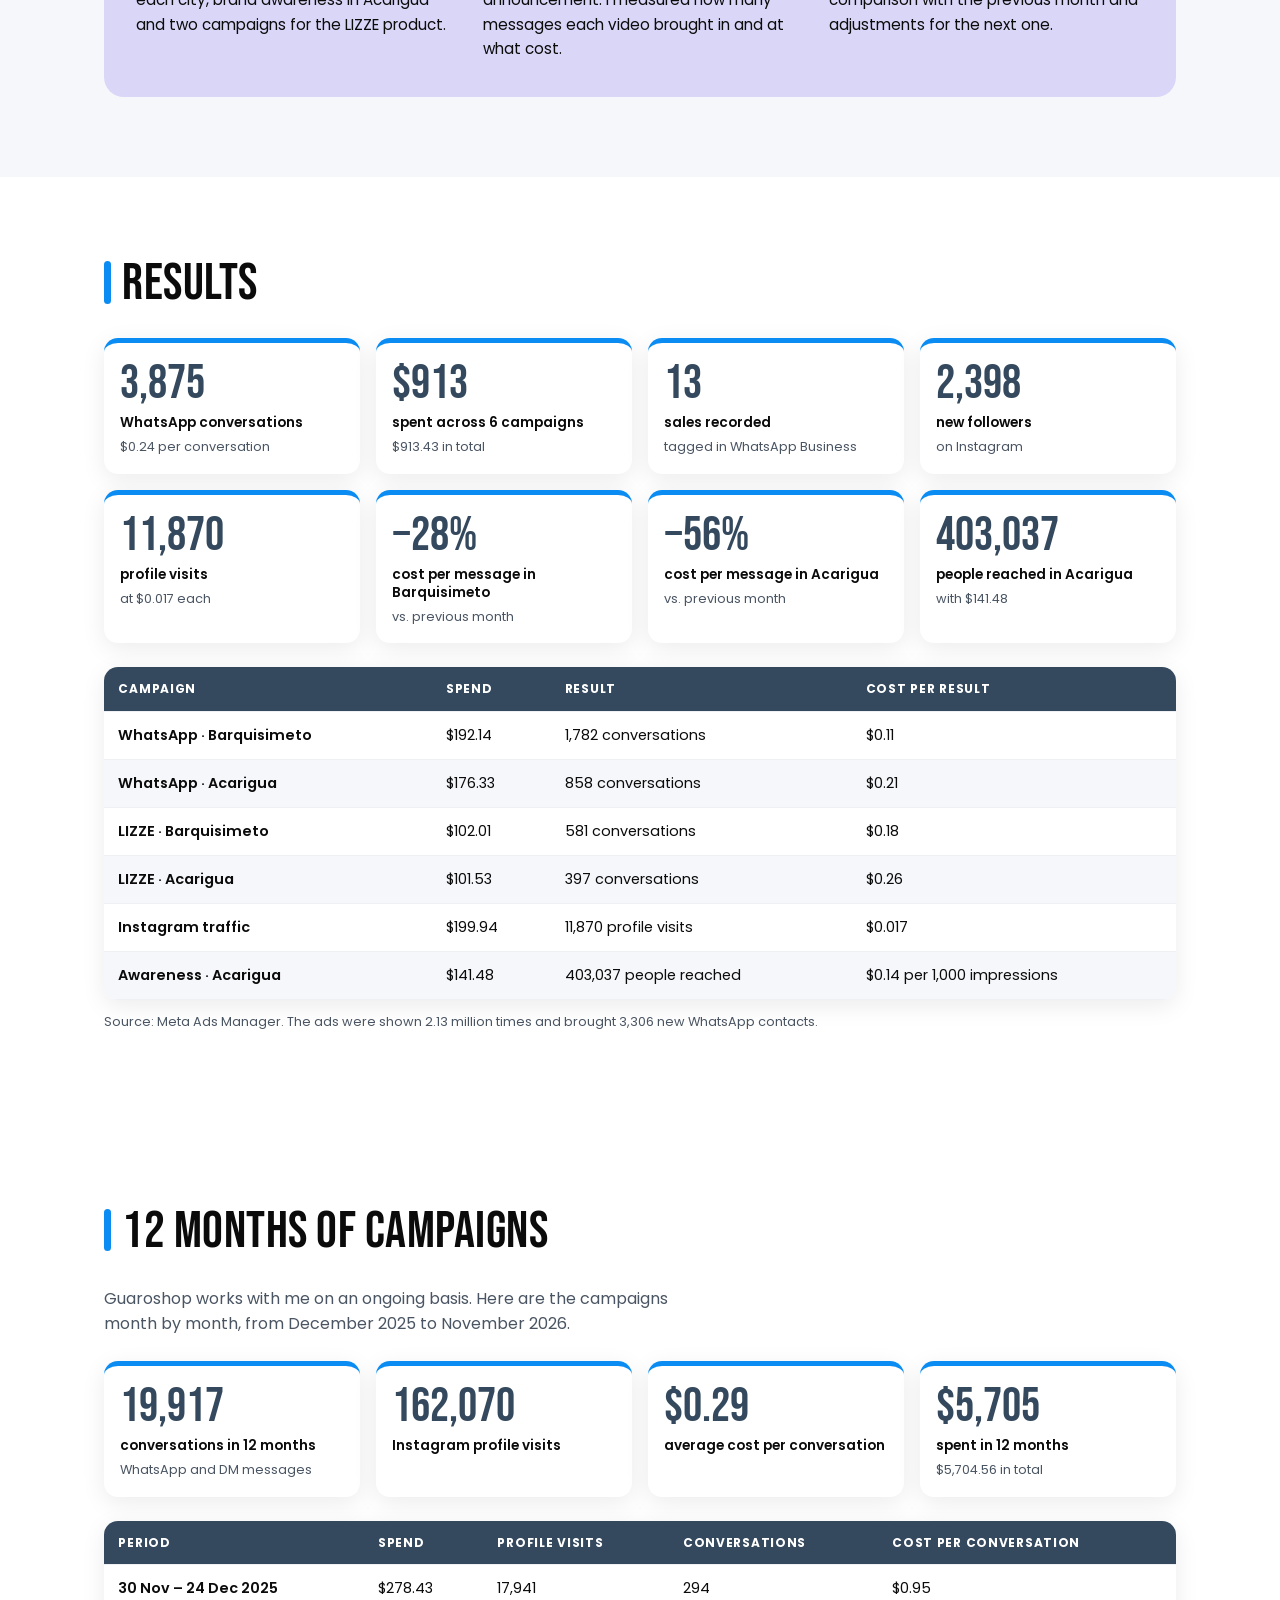
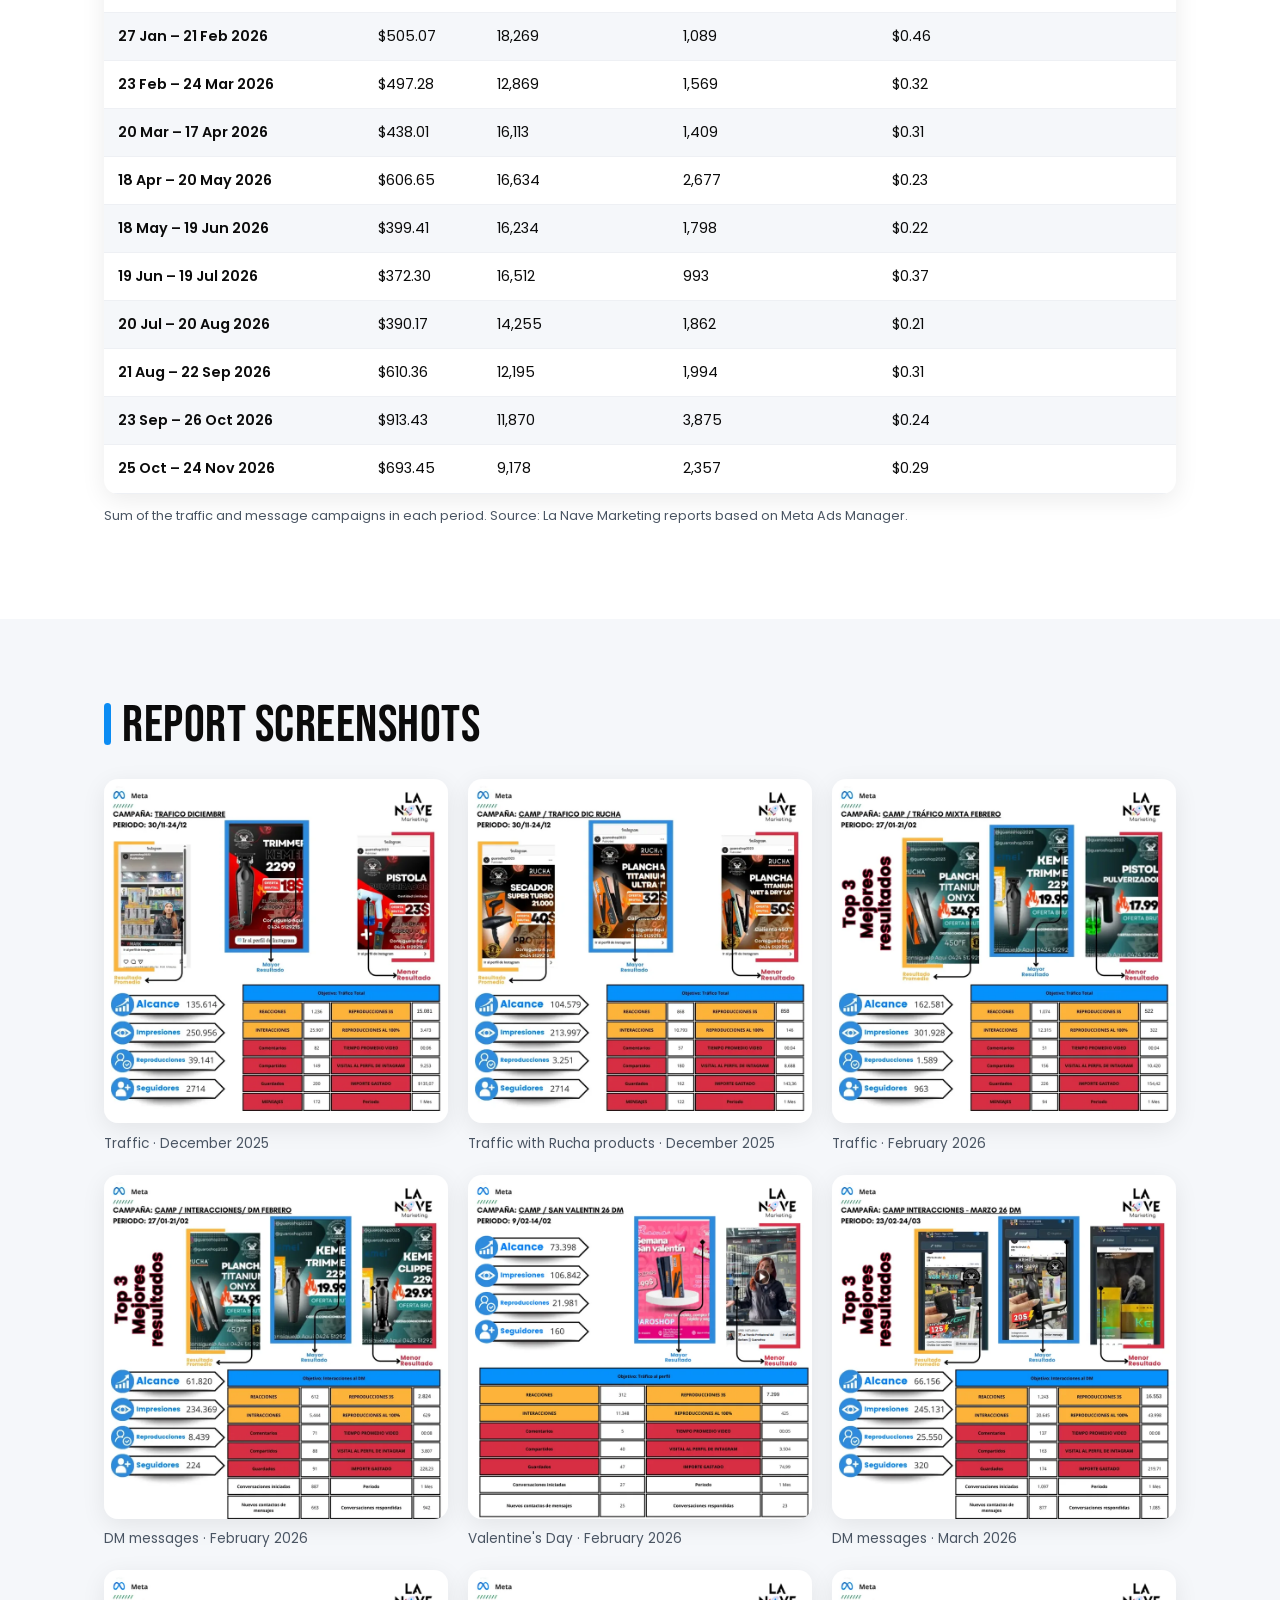
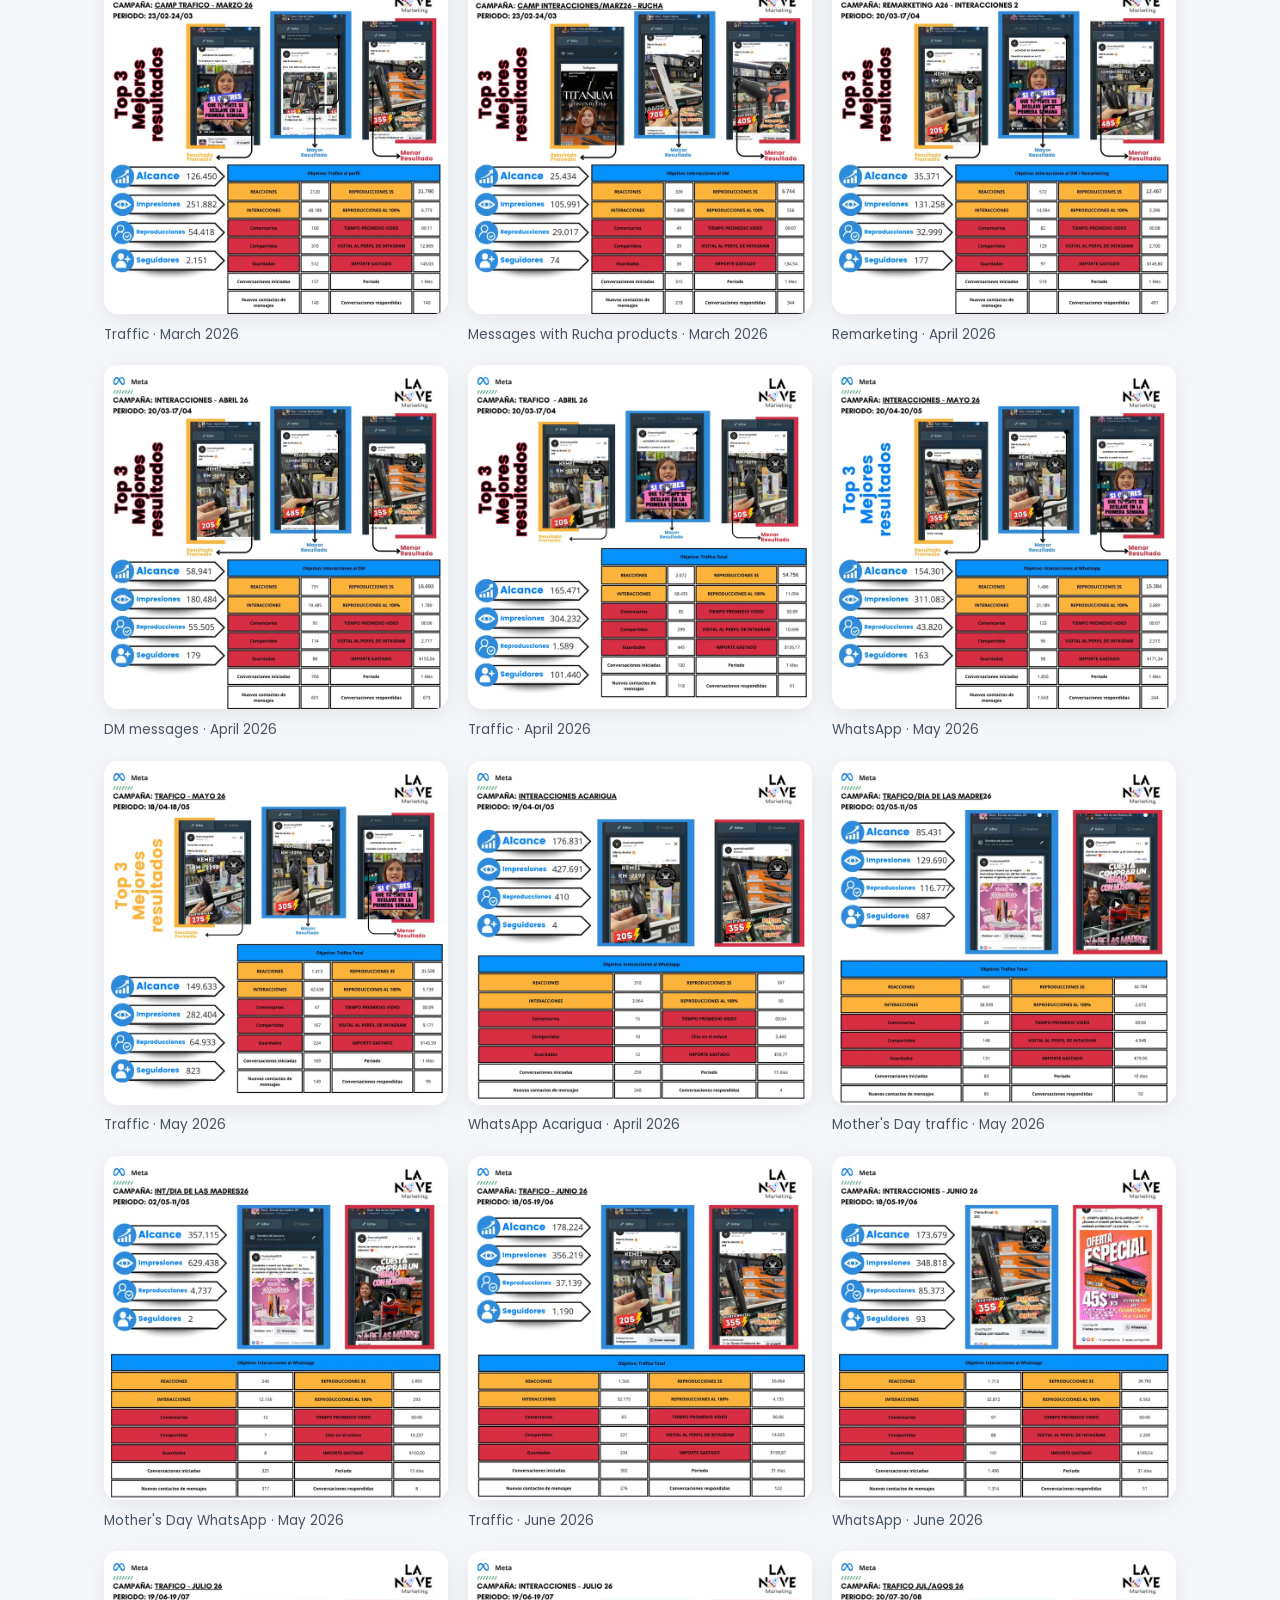
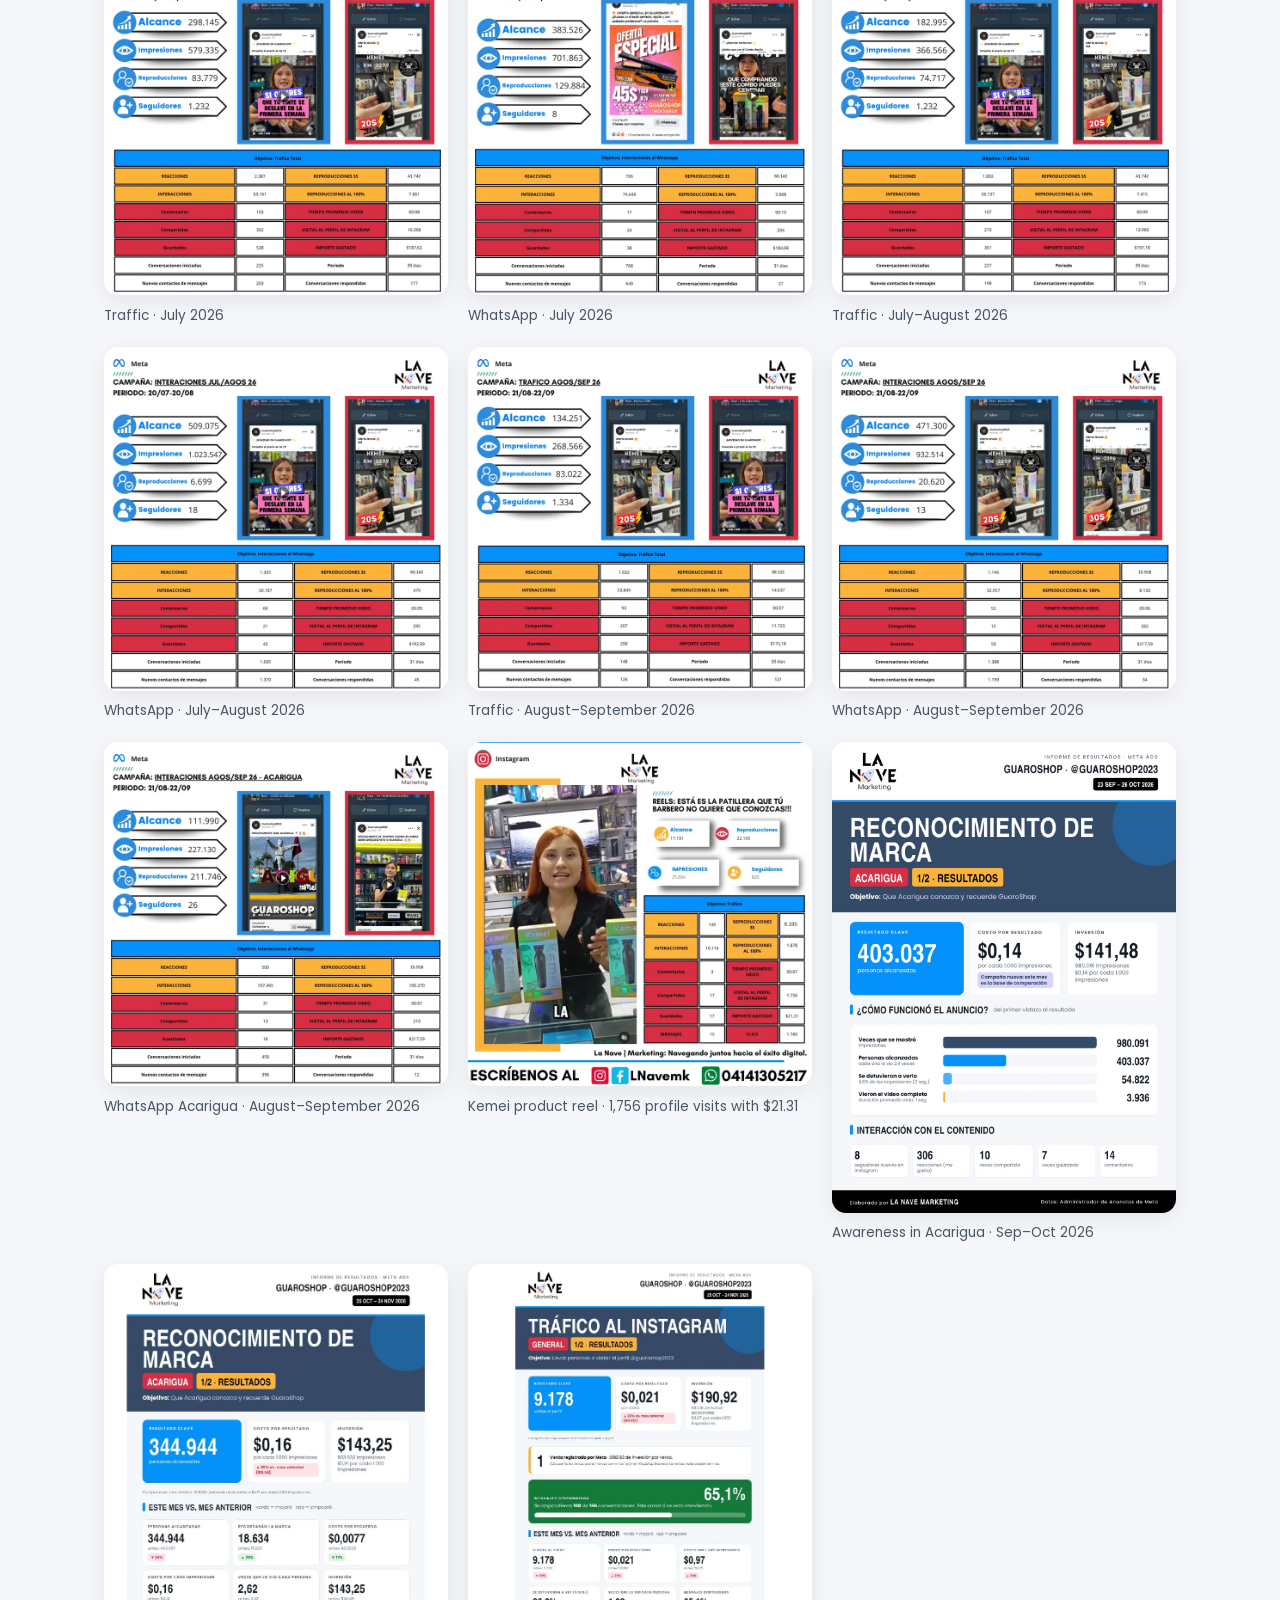
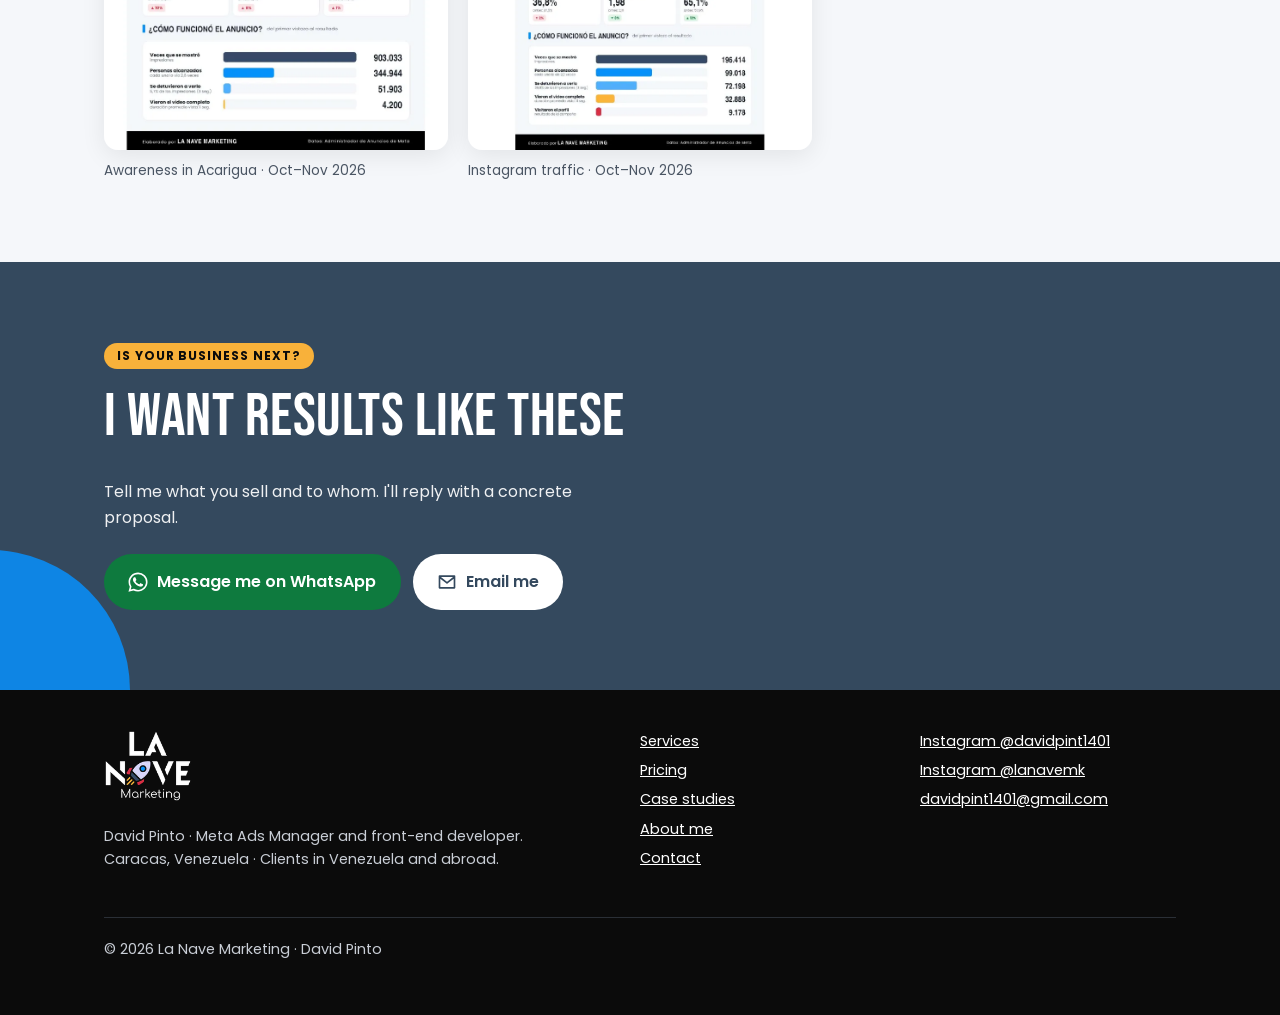
<file: en/cases/guaroshop/index.html>
<!doctype html>
<html lang="en" data-region="int">
<head>
  <meta charset="utf-8">
  <meta name="viewport" content="width=device-width, initial-scale=1">
  <title>Guaroshop case study: 3,875 WhatsApp conversations in one month | David Pinto</title>
  <meta name="description" content="Meta Ads campaigns for Guaroshop in Barquisimeto and Acarigua: 3,875 conversations in one month at $0.24 and 19,917 conversations in 12 months.">
  <meta name="theme-color" content="#34495E">

  <link rel="canonical" href="https://[DOMINIO]/en/cases/guaroshop/">
  <link rel="alternate" hreflang="es" href="https://[DOMINIO]/casos/guaroshop/">
  <link rel="alternate" hreflang="en" href="https://[DOMINIO]/en/cases/guaroshop/">
  <link rel="alternate" hreflang="x-default" href="https://[DOMINIO]/casos/guaroshop/">

  <meta property="og:type" content="article">
  <meta property="og:locale" content="en_US">
  <meta property="og:site_name" content="La Nave Marketing">
  <meta property="og:title" content="Guaroshop: 3,875 WhatsApp conversations in one month">
  <meta property="og:description" content="Meta Ads campaigns for Guaroshop in Barquisimeto and Acarigua: 3,875 conversations in one month at $0.24 and 19,917 conversations in 12 months.">
  <meta property="og:url" content="https://[DOMINIO]/en/cases/guaroshop/">
  <meta property="og:image" content="https://[DOMINIO]/assets/img/og-image-en.jpg">
  <meta property="og:image:width" content="1200">
  <meta property="og:image:height" content="630">
  <meta name="twitter:card" content="summary_large_image">

  <link rel="icon" href="/assets/favicon/favicon.ico" sizes="any">
  <link rel="icon" type="image/png" sizes="32x32" href="/assets/favicon/favicon-32.png">
  <link rel="apple-touch-icon" href="/assets/favicon/apple-touch-icon.png">

  <link rel="preload" as="font" type="font/woff2" href="/assets/fonts/bebas-neue-400-latin.woff2" crossorigin>
  <link rel="preload" as="font" type="font/woff2" href="/assets/fonts/poppins-400-latin.woff2" crossorigin>
  <link rel="stylesheet" href="/assets/css/styles.css">

  <!-- ============================================================
       PÍXEL DE META · desactivado. Para activarlo: quita los
       comentarios y reemplaza [PIXEL_ID] por el ID de tu píxel.
  <script>
    !function(f,b,e,v,n,t,s){if(f.fbq)return;n=f.fbq=function(){n.callMethod?
    n.callMethod.apply(n,arguments):n.queue.push(arguments)};if(!f._fbq)f._fbq=n;
    n.push=n;n.loaded=!0;n.version='2.0';n.queue=[];t=b.createElement(e);t.async=!0;
    t.src=v;s=b.getElementsByTagName(e)[0];s.parentNode.insertBefore(t,s)}(window,
    document,'script','https://connect.facebook.net/en_US/fbevents.js');
    fbq('init', '[PIXEL_ID]');
    fbq('track', 'PageView');
  </script>
       ============================================================ -->

  <!-- ============================================================
       GOOGLE ANALYTICS 4 · desactivado. Para activarlo: quita los
       comentarios y reemplaza [GA_ID] (formato G-XXXXXXX).
  <script async src="https://www.googletagmanager.com/gtag/js?id=[GA_ID]"></script>
  <script>
    window.dataLayer = window.dataLayer || [];
    function gtag(){dataLayer.push(arguments);}
    gtag('js', new Date());
    gtag('config', '[GA_ID]');
  </script>
       ============================================================ -->

  <script>document.documentElement.classList.add('js', 'geo-pending')</script>
  <script src="/assets/js/main.js" defer></script>
  <script src="/assets/js/main.js" defer></script>

  <!-- Vercel Web Analytics -->
  <script defer src="https://cdn.vercel-insights.com/v1/script.js"></script>
</head>
<body>
  <!-- Iconos reutilizables -->
  <svg width="0" height="0" style="position:absolute" aria-hidden="true" focusable="false">
    <symbol id="i-whatsapp" viewBox="0 0 24 24"><path fill="currentColor" d="M17.47 14.38c-.3-.15-1.76-.87-2.03-.97-.27-.1-.47-.15-.67.15-.2.3-.77.97-.94 1.17-.17.2-.35.22-.65.07-.3-.15-1.26-.46-2.4-1.48-.89-.79-1.49-1.77-1.66-2.07-.17-.3-.02-.46.13-.61.13-.13.3-.35.45-.52.15-.17.2-.3.3-.5.1-.2.05-.37-.03-.52-.07-.15-.67-1.62-.92-2.22-.24-.58-.49-.5-.67-.51h-.57c-.2 0-.52.07-.79.37-.27.3-1.04 1.02-1.04 2.48s1.07 2.88 1.21 3.08c.15.2 2.1 3.2 5.08 4.49.71.31 1.26.49 1.69.62.71.23 1.36.2 1.87.12.57-.08 1.76-.72 2.01-1.41.25-.7.25-1.29.17-1.41-.07-.13-.27-.2-.57-.35zM12.05 21.5h-.01a9.46 9.46 0 0 1-4.82-1.32l-.35-.21-3.58.94.96-3.49-.23-.36a9.43 9.43 0 0 1-1.45-5.03c0-5.22 4.25-9.47 9.48-9.47a9.4 9.4 0 0 1 6.7 2.78 9.4 9.4 0 0 1 2.77 6.7c0 5.22-4.25 9.46-9.47 9.46zm8.06-17.53A11.33 11.33 0 0 0 12.05.63C5.77.63.66 5.74.66 12.02c0 2.01.52 3.97 1.52 5.7L.56 23.63l6.04-1.58a11.36 11.36 0 0 0 5.44 1.39h.01c6.28 0 11.39-5.11 11.39-11.39 0-3.04-1.18-5.9-3.33-8.05z"/></symbol>
    <symbol id="i-mail" viewBox="0 0 24 24"><path fill="none" stroke="currentColor" stroke-width="2" stroke-linecap="round" stroke-linejoin="round" d="M3 5h18v14H3zM3 6l9 7 9-7"/></symbol>
    <symbol id="i-calendar" viewBox="0 0 24 24"><path fill="none" stroke="currentColor" stroke-width="2" stroke-linecap="round" stroke-linejoin="round" d="M4 5h16v15H4zM4 10h16M9 3v4M15 3v4"/></symbol>
    <symbol id="i-arrow" viewBox="0 0 24 24"><path fill="none" stroke="currentColor" stroke-width="2" stroke-linecap="round" stroke-linejoin="round" d="M5 12h14M13 6l6 6-6 6"/></symbol>
  </svg>

  <a class="skip-link" href="#contenido">Skip to content</a>

  <header class="site-header">
    <div class="container site-header__inner">
      <a class="brand" href="/en/" aria-label="La Nave Marketing · home">
        <img src="/assets/img/logos/lanave-color-128.webp" alt="La Nave Marketing" width="59" height="48">
      </a>

      <nav class="lang-switch" aria-label="Language">
        <a href="/casos/guaroshop/" hreflang="es" lang="es" aria-label="ES · Versión en español">ES</a>
        <span aria-current="true" lang="en">EN</span>
      </nav>

      <button class="nav-toggle" type="button" aria-expanded="false" aria-controls="menu" aria-label="Open menu">
        <svg viewBox="0 0 24 24" aria-hidden="true"><path fill="none" stroke="currentColor" stroke-width="2" stroke-linecap="round" d="M4 7h16M4 12h16M4 17h16"/></svg>
      </button>

      <nav class="site-nav" id="menu" aria-label="Main">
        <ul>
          <li><a href="/en/#servicios">Services</a></li>
          <li><a href="/en/#precios">Pricing</a></li>
          <li><a href="/en/#casos">Case studies</a></li>
          <li><a href="/en/#como-trabajo">How I work</a></li>
          <li><a href="/en/#sobre-mi">About me</a></li>
          <li><a class="btn btn--primary nav-cta" href="/en/#contacto">Contact</a></li>
        </ul>
      </nav>
    </div>
  </header>

  <main id="contenido" tabindex="-1">
    <nav class="breadcrumb container" aria-label="Breadcrumb">
      <ol>
        <li><a href="/en/">Home</a></li>
        <li><a href="/en/#casos">Case studies</a></li>
        <li aria-current="page">Guaroshop</li>
      </ol>
    </nav>

    <section class="band hero case-hero" aria-labelledby="case-title">
      <div class="container case-hero__grid">
        <div>
          <div class="hero__pills">
          <span class="pill">Meta Ads</span>
          <span class="pill pill--orange">23 Sep – 26 Oct 2026</span>
          <span class="pill pill--outline">Barquisimeto · Acarigua</span>
          </div>
          <h1 id="case-title">Guaroshop: <span class="accent">3,875 conversations</span> in one month</h1>
          <p class="hero__lead">3,875 people messaged the professional barber store on WhatsApp, at $0.24 per conversation, all costs included.</p>
        </div>
        <div class="case-hero__cover cover cover--guaroshop"><img src="/assets/img/clientes/guaroshop.webp" alt="Logo of Guaroshop, the professional barber store" width="480" height="480"></div>
      </div>
    </section>

    <section class="section" id="cliente" aria-labelledby="cliente-title">
      <div class="container">
        <h2 class="section-title" id="cliente-title">The client</h2>
        <dl class="facts">
          <div><dt>Client</dt><dd>Guaroshop · @guaroshop2023</dd></div>
          <div><dt>Industry</dt><dd>Professional barber supply store</dd></div>
          <div><dt>Cities</dt><dd>Barquisimeto and Acarigua, Venezuela</dd></div>
          <div><dt>Service</dt><dd>Monthly Meta Ads management</dd></div>
          <div><dt>Period</dt><dd>23 September to 26 October 2026</dd></div>
        </dl>
        <h3 class="case-subtitle">The challenge</h3>
        <p class="case-text">Guaroshop sells in two cities. It needed more WhatsApp messages in Barquisimeto at a lower cost, and to become known in Acarigua so people there would message too.</p>
      </div>
    </section>
    <section class="section section--tint" id="que-hice" aria-labelledby="que-hice-title">
      <div class="container">
        <h2 class="section-title" id="que-hice-title">What I did</h2>
        <div class="steps">
          <ol>
            <li class="step">
              <span class="step__num" aria-hidden="true">1</span>
              <div>
                <h3><span class="visually-hidden">Step 1: </span>6 campaigns, one goal each</h3>
                <p>Instagram traffic, WhatsApp messages in each city, brand awareness in Acarigua and two campaigns for the LIZZE product.</p>
              </div>
            </li>
            <li class="step">
              <span class="step__num" aria-hidden="true">2</span>
              <div>
                <h3><span class="visually-hidden">Step 2: </span>Product videos as ads</h3>
                <p>Videos of products such as Kemei and LIZZE, and the Cashea payment announcement. I measured how many messages each video brought in and at what cost.</p>
              </div>
            </li>
            <li class="step">
              <span class="step__num" aria-hidden="true">3</span>
              <div>
                <h3><span class="visually-hidden">Step 3: </span>Monthly report by city</h3>
                <p>Cost per message in each city, comparison with the previous month and adjustments for the next one.</p>
              </div>
            </li>
          </ol>
        </div>
      </div>
    </section>
    <section class="section" id="resultados" aria-labelledby="resultados-title">
      <div class="container">
        <h2 class="section-title" id="resultados-title">Results</h2>
        <ul class="kpi-grid">
          <li class="kpi">
            <span class="kpi__value">3,875</span>
            <span class="kpi__label">WhatsApp conversations</span>
            <span class="kpi__source">$0.24 per conversation</span>
          </li>
          <li class="kpi">
            <span class="kpi__value">$913</span>
            <span class="kpi__label">spent across 6 campaigns</span>
            <span class="kpi__source">$913.43 in total</span>
          </li>
          <li class="kpi">
            <span class="kpi__value">13</span>
            <span class="kpi__label">sales recorded</span>
            <span class="kpi__source">tagged in WhatsApp Business</span>
          </li>
          <li class="kpi">
            <span class="kpi__value">2,398</span>
            <span class="kpi__label">new followers</span>
            <span class="kpi__source">on Instagram</span>
          </li>
          <li class="kpi">
            <span class="kpi__value">11,870</span>
            <span class="kpi__label">profile visits</span>
            <span class="kpi__source">at $0.017 each</span>
          </li>
          <li class="kpi">
            <span class="kpi__value">−28%</span>
            <span class="kpi__label">cost per message in Barquisimeto</span>
            <span class="kpi__source">vs. previous month</span>
          </li>
          <li class="kpi">
            <span class="kpi__value">−56%</span>
            <span class="kpi__label">cost per message in Acarigua</span>
            <span class="kpi__source">vs. previous month</span>
          </li>
          <li class="kpi">
            <span class="kpi__value">403,037</span>
            <span class="kpi__label">people reached in Acarigua</span>
            <span class="kpi__source">with $141.48</span>
          </li>
        </ul>
        <div class="table-wrap" role="region" aria-label="Results by campaign" tabindex="0">
          <table class="data-table">
            <caption class="visually-hidden">Results by campaign</caption>
            <thead><tr><th scope="col">Campaign</th><th scope="col">Spend</th><th scope="col">Result</th><th scope="col">Cost per result</th></tr></thead>
            <tbody>
              <tr><th scope="row">WhatsApp · Barquisimeto</th><td>$192.14</td><td>1,782 conversations</td><td>$0.11</td></tr>
              <tr><th scope="row">WhatsApp · Acarigua</th><td>$176.33</td><td>858 conversations</td><td>$0.21</td></tr>
              <tr><th scope="row">LIZZE · Barquisimeto</th><td>$102.01</td><td>581 conversations</td><td>$0.18</td></tr>
              <tr><th scope="row">LIZZE · Acarigua</th><td>$101.53</td><td>397 conversations</td><td>$0.26</td></tr>
              <tr><th scope="row">Instagram traffic</th><td>$199.94</td><td>11,870 profile visits</td><td>$0.017</td></tr>
              <tr><th scope="row">Awareness · Acarigua</th><td>$141.48</td><td>403,037 people reached</td><td>$0.14 per 1,000 impressions</td></tr>
            </tbody>
          </table>
        </div>
        <p class="table-note">Source: Meta Ads Manager. The ads were shown 2.13 million times and brought 3,306 new WhatsApp contacts.</p>
      </div>
    </section>
    <section class="section" id="historial" aria-labelledby="historial-title">
      <div class="container">
        <h2 class="section-title" id="historial-title">12 months of campaigns</h2>
        <p class="section-lead">Guaroshop works with me on an ongoing basis. Here are the campaigns month by month, from December 2025 to November 2026.</p>
        <ul class="kpi-grid">
          <li class="kpi">
            <span class="kpi__value">19,917</span>
            <span class="kpi__label">conversations in 12 months</span>
            <span class="kpi__source">WhatsApp and DM messages</span>
          </li>
          <li class="kpi">
            <span class="kpi__value">162,070</span>
            <span class="kpi__label">Instagram profile visits</span>
          </li>
          <li class="kpi">
            <span class="kpi__value">$0.29</span>
            <span class="kpi__label">average cost per conversation</span>
          </li>
          <li class="kpi">
            <span class="kpi__value">$5,705</span>
            <span class="kpi__label">spent in 12 months</span>
            <span class="kpi__source">$5,704.56 in total</span>
          </li>
        </ul>
        <div class="table-wrap" role="region" aria-label="Guaroshop results month by month" tabindex="0">
          <table class="data-table">
            <caption class="visually-hidden">Guaroshop results month by month</caption>
            <thead><tr><th scope="col">Period</th><th scope="col">Spend</th><th scope="col">Profile visits</th><th scope="col">Conversations</th><th scope="col">Cost per conversation</th></tr></thead>
            <tbody>
              <tr><th scope="row">30 Nov – 24 Dec 2025</th><td>$278.43</td><td>17,941</td><td>294</td><td>$0.95</td></tr>
              <tr><th scope="row">27 Jan – 21 Feb 2026</th><td>$505.07</td><td>18,269</td><td>1,089</td><td>$0.46</td></tr>
              <tr><th scope="row">23 Feb – 24 Mar 2026</th><td>$497.28</td><td>12,869</td><td>1,569</td><td>$0.32</td></tr>
              <tr><th scope="row">20 Mar – 17 Apr 2026</th><td>$438.01</td><td>16,113</td><td>1,409</td><td>$0.31</td></tr>
              <tr><th scope="row">18 Apr – 20 May 2026</th><td>$606.65</td><td>16,634</td><td>2,677</td><td>$0.23</td></tr>
              <tr><th scope="row">18 May – 19 Jun 2026</th><td>$399.41</td><td>16,234</td><td>1,798</td><td>$0.22</td></tr>
              <tr><th scope="row">19 Jun – 19 Jul 2026</th><td>$372.30</td><td>16,512</td><td>993</td><td>$0.37</td></tr>
              <tr><th scope="row">20 Jul – 20 Aug 2026</th><td>$390.17</td><td>14,255</td><td>1,862</td><td>$0.21</td></tr>
              <tr><th scope="row">21 Aug – 22 Sep 2026</th><td>$610.36</td><td>12,195</td><td>1,994</td><td>$0.31</td></tr>
              <tr><th scope="row">23 Sep – 26 Oct 2026</th><td>$913.43</td><td>11,870</td><td>3,875</td><td>$0.24</td></tr>
              <tr><th scope="row">25 Oct – 24 Nov 2026</th><td>$693.45</td><td>9,178</td><td>2,357</td><td>$0.29</td></tr>
            </tbody>
          </table>
        </div>
        <p class="table-note">Sum of the traffic and message campaigns in each period. Source: La Nave Marketing reports based on Meta Ads Manager.</p>
      </div>
    </section>

    <section class="section section--tint" id="capturas" aria-labelledby="capturas-title">
      <div class="container">
        <h2 class="section-title" id="capturas-title">Report screenshots</h2>
<div class="gallery">
          <figure class="shot">
            <img src="/assets/img/casos/guaroshop-trafico-dic-2025.webp" alt="Guaroshop traffic campaign report, December 2025: 135,614 people reached and 9,253 profile visits with $135.07" width="800" height="800" loading="lazy">
            <figcaption>Traffic · December 2025</figcaption>
          </figure>
          <figure class="shot">
            <img src="/assets/img/casos/guaroshop-trafico-dic-2025-rucha.webp" alt="Guaroshop traffic campaign report with Rucha products, December 2025: 104,579 people reached and 8,688 profile visits" width="800" height="800" loading="lazy">
            <figcaption>Traffic with Rucha products · December 2025</figcaption>
          </figure>
          <figure class="shot">
            <img src="/assets/img/casos/guaroshop-trafico-feb-2026.webp" alt="Guaroshop mixed traffic campaign report, February 2026: 162,581 people reached and 10,420 profile visits" width="800" height="800" loading="lazy">
            <figcaption>Traffic · February 2026</figcaption>
          </figure>
          <figure class="shot">
            <img src="/assets/img/casos/guaroshop-mensajes-feb-2026.webp" alt="Guaroshop messages campaign report, February 2026: 887 conversations started with $228.23" width="800" height="800" loading="lazy">
            <figcaption>DM messages · February 2026</figcaption>
          </figure>
          <figure class="shot">
            <img src="/assets/img/casos/guaroshop-san-valentin-2026.webp" alt="Guaroshop Valentine's Day 2026 campaign report: 73,398 people reached and 3,504 profile visits with $74.99" width="800" height="800" loading="lazy">
            <figcaption>Valentine's Day · February 2026</figcaption>
          </figure>
          <figure class="shot">
            <img src="/assets/img/casos/guaroshop-mensajes-mar-2026.webp" alt="Guaroshop messages campaign report, March 2026: 1,097 conversations started with $219.71" width="800" height="800" loading="lazy">
            <figcaption>DM messages · March 2026</figcaption>
          </figure>
          <figure class="shot">
            <img src="/assets/img/casos/guaroshop-trafico-mar-2026.webp" alt="Guaroshop traffic campaign report, March 2026: 126,450 people reached and 12,869 profile visits with $143.03" width="800" height="800" loading="lazy">
            <figcaption>Traffic · March 2026</figcaption>
          </figure>
          <figure class="shot">
            <img src="/assets/img/casos/guaroshop-mensajes-mar-2026-rucha.webp" alt="Guaroshop messages campaign report with Rucha products, March 2026: 315 conversations with $134.54" width="800" height="800" loading="lazy">
            <figcaption>Messages with Rucha products · March 2026</figcaption>
          </figure>
          <figure class="shot">
            <img src="/assets/img/casos/guaroshop-remarketing-abr-2026.webp" alt="Guaroshop remarketing campaign report, April 2026: 519 conversations started with $149.80" width="800" height="800" loading="lazy">
            <figcaption>Remarketing · April 2026</figcaption>
          </figure>
          <figure class="shot">
            <img src="/assets/img/casos/guaroshop-mensajes-abr-2026.webp" alt="Guaroshop messages campaign report, April 2026: 760 conversations started with $153.04" width="800" height="800" loading="lazy">
            <figcaption>DM messages · April 2026</figcaption>
          </figure>
          <figure class="shot">
            <img src="/assets/img/casos/guaroshop-trafico-abr-2026.webp" alt="Guaroshop traffic campaign report, April 2026: 165,471 people reached and 10,696 profile visits with $135.17" width="800" height="800" loading="lazy">
            <figcaption>Traffic · April 2026</figcaption>
          </figure>
          <figure class="shot">
            <img src="/assets/img/casos/guaroshop-whatsapp-may-2026.webp" alt="Guaroshop WhatsApp campaign report, May 2026: 1,850 conversations started with $171.34" width="800" height="800" loading="lazy">
            <figcaption>WhatsApp · May 2026</figcaption>
          </figure>
          <figure class="shot">
            <img src="/assets/img/casos/guaroshop-trafico-may-2026.webp" alt="Guaroshop traffic campaign report, May 2026: 149,633 people reached and 9,171 profile visits with $145.59" width="800" height="800" loading="lazy">
            <figcaption>Traffic · May 2026</figcaption>
          </figure>
          <figure class="shot">
            <img src="/assets/img/casos/guaroshop-whatsapp-acarigua-abr-2026.webp" alt="Guaroshop WhatsApp campaign report in Acarigua, April 2026: 250 conversations in 15 days with $59.77" width="800" height="800" loading="lazy">
            <figcaption>WhatsApp Acarigua · April 2026</figcaption>
          </figure>
          <figure class="shot">
            <img src="/assets/img/casos/guaroshop-trafico-madres-2026.webp" alt="Guaroshop Mother's Day 2026 traffic campaign report: 85,431 people reached and 4,948 profile visits in 10 days with $79.95" width="800" height="800" loading="lazy">
            <figcaption>Mother's Day traffic · May 2026</figcaption>
          </figure>
          <figure class="shot">
            <img src="/assets/img/casos/guaroshop-whatsapp-madres-2026.webp" alt="Guaroshop Mother's Day 2026 WhatsApp campaign report: 325 conversations and 357,115 people reached with $150" width="800" height="800" loading="lazy">
            <figcaption>Mother's Day WhatsApp · May 2026</figcaption>
          </figure>
          <figure class="shot">
            <img src="/assets/img/casos/guaroshop-trafico-jun-2026.webp" alt="Guaroshop traffic campaign report, June 2026: 14,025 profile visits and 1,190 followers with $199.87" width="800" height="800" loading="lazy">
            <figcaption>Traffic · June 2026</figcaption>
          </figure>
          <figure class="shot">
            <img src="/assets/img/casos/guaroshop-whatsapp-jun-2026.webp" alt="Guaroshop WhatsApp campaign report, June 2026: 1,496 conversations started with $199.54" width="800" height="800" loading="lazy">
            <figcaption>WhatsApp · June 2026</figcaption>
          </figure>
          <figure class="shot">
            <img src="/assets/img/casos/guaroshop-trafico-jul-2026.webp" alt="Guaroshop traffic campaign report, July 2026: 298,145 people reached and 16,308 profile visits with $187.62" width="800" height="800" loading="lazy">
            <figcaption>Traffic · July 2026</figcaption>
          </figure>
          <figure class="shot">
            <img src="/assets/img/casos/guaroshop-whatsapp-jul-2026.webp" alt="Guaroshop WhatsApp campaign report, July 2026: 768 conversations and 383,526 people reached with $184.68" width="800" height="800" loading="lazy">
            <figcaption>WhatsApp · July 2026</figcaption>
          </figure>
          <figure class="shot">
            <img src="/assets/img/casos/guaroshop-trafico-ago-2026.webp" alt="Guaroshop traffic campaign report, July–August 2026: 13,960 profile visits and 1,232 followers with $197.18" width="800" height="800" loading="lazy">
            <figcaption>Traffic · July–August 2026</figcaption>
          </figure>
          <figure class="shot">
            <img src="/assets/img/casos/guaroshop-whatsapp-ago-2026.webp" alt="Guaroshop WhatsApp campaign report, July–August 2026: 1,635 conversations and 509,075 people reached with $192.99" width="800" height="800" loading="lazy">
            <figcaption>WhatsApp · July–August 2026</figcaption>
          </figure>
          <figure class="shot">
            <img src="/assets/img/casos/guaroshop-trafico-sep-2026.webp" alt="Guaroshop traffic campaign report, August–September 2026: 11,723 profile visits and 1,334 followers with $175.18" width="800" height="800" loading="lazy">
            <figcaption>Traffic · August–September 2026</figcaption>
          </figure>
          <figure class="shot">
            <img src="/assets/img/casos/guaroshop-whatsapp-sep-2026.webp" alt="Guaroshop WhatsApp campaign report, August–September 2026: 1,388 conversations and 471,300 people reached with $217.59" width="800" height="800" loading="lazy">
            <figcaption>WhatsApp · August–September 2026</figcaption>
          </figure>
          <figure class="shot">
            <img src="/assets/img/casos/guaroshop-whatsapp-acarigua-sep-2026.webp" alt="Guaroshop WhatsApp campaign report in Acarigua, August–September 2026: 458 conversations and 211,746 video views with $217.59" width="800" height="800" loading="lazy">
            <figcaption>WhatsApp Acarigua · August–September 2026</figcaption>
          </figure>
          <figure class="shot">
            <img src="/assets/img/casos/guaroshop-reel-kemei.webp" alt="Results of the Guaroshop reel about the Kemei trimmer: 17,181 people reached and 1,756 profile visits with $21.31" width="800" height="800" loading="lazy">
            <figcaption>Kemei product reel · 1,756 profile visits with $21.31</figcaption>
          </figure>
          <figure class="shot">
            <img src="/assets/img/casos/guaroshop-reconocimiento-acarigua.webp" alt="Page of the Guaroshop results report: awareness campaign in Acarigua with 403,037 people reached and $141.48 spent" width="1000" height="1368" loading="lazy">
            <figcaption>Awareness in Acarigua · Sep–Oct 2026</figcaption>
          </figure>
          <figure class="shot">
            <img src="/assets/img/casos/guaroshop-reconocimiento-acarigua-nov-2026.webp" alt="Guaroshop awareness campaign report in Acarigua, October–November 2026: 344,944 people reached with $143.25" width="800" height="1131" loading="lazy">
            <figcaption>Awareness in Acarigua · Oct–Nov 2026</figcaption>
          </figure>
          <figure class="shot">
            <img src="/assets/img/casos/guaroshop-trafico-nov-2026.webp" alt="Guaroshop Instagram traffic campaign report, October–November 2026: 9,178 profile visits at $0.021 with $190.92" width="800" height="1131" loading="lazy">
            <figcaption>Instagram traffic · Oct–Nov 2026</figcaption>
          </figure>
        </div>
      </div>
    </section>

    <!-- CONTACTO -->
    <section class="band contact case-cta" id="contacto" aria-labelledby="cta-title">
      <div class="container">
        <span class="pill pill--orange">Is your business next?</span>
        <h2 id="cta-title" style="margin-top:1rem">I want results like these</h2>
        <p class="contact__lead">Tell me what you sell and to whom. I'll reply with a concrete proposal.</p>
        <div class="hero__actions">
          <a class="btn btn--whatsapp" href="https://wa.me/584141305217?text=Hi%20David%2C%20I%20saw%20the%20Guaroshop%20case%20and%20I%20want%20results%20like%20that%20for%20my%20business." target="_blank" rel="noopener">
            <svg aria-hidden="true"><use href="#i-whatsapp"/></svg>
            Message me on WhatsApp
          </a>
          <a class="btn btn--light" href="mailto:davidpint1401@gmail.com?subject=I%20want%20results%20like%20Guaroshop">
            <svg aria-hidden="true"><use href="#i-mail"/></svg>
            Email me
          </a>
        </div>
      </div>
    </section>
  </main>

  <footer class="site-footer">
    <div class="container">
      <div class="site-footer__grid">
        <div>
          <a class="site-footer__logo" href="/en/" aria-label="La Nave Marketing · home">
            <img src="/assets/img/logos/lanave-blanco-128.webp" alt="La Nave Marketing" width="88" height="72" loading="lazy">
          </a>
          <p style="margin-top:1rem">David Pinto · Meta Ads Manager and front-end developer.<br>Caracas, Venezuela · Clients in Venezuela and abroad.</p>
        </div>
        <div>
          <h2 class="visually-hidden">Sections</h2>
          <ul>
            <li><a href="/en/#servicios">Services</a></li>
            <li><a href="/en/#precios">Pricing</a></li>
            <li><a href="/en/#casos">Case studies</a></li>
            <li><a href="/en/#sobre-mi">About me</a></li>
            <li><a href="/en/#contacto">Contact</a></li>
          </ul>
        </div>
        <div>
          <h2 class="visually-hidden">Social</h2>
          <ul>
            <li><a href="https://www.instagram.com/davidpint1401/" target="_blank" rel="noopener">Instagram @davidpint1401</a></li>
            <li><a href="https://www.instagram.com/lanavemk/" target="_blank" rel="noopener">Instagram @lanavemk</a></li>
            <li><a href="mailto:davidpint1401@gmail.com">davidpint1401@gmail.com</a></li>
          </ul>
        </div>
      </div>
      <p class="site-footer__bottom">© <span data-year>2026</span> La Nave Marketing · David Pinto</p>
    </div>
  </footer>

  <a class="wa-float" href="https://wa.me/584141305217?text=Hi%20David%2C%20I%20saw%20the%20Guaroshop%20case%20and%20I%20want%20results%20like%20that%20for%20my%20business." target="_blank" rel="noopener" aria-label="Message me on WhatsApp">
    <svg aria-hidden="true"><use href="#i-whatsapp"/></svg>
  </a>
</body>
</html>
</file>
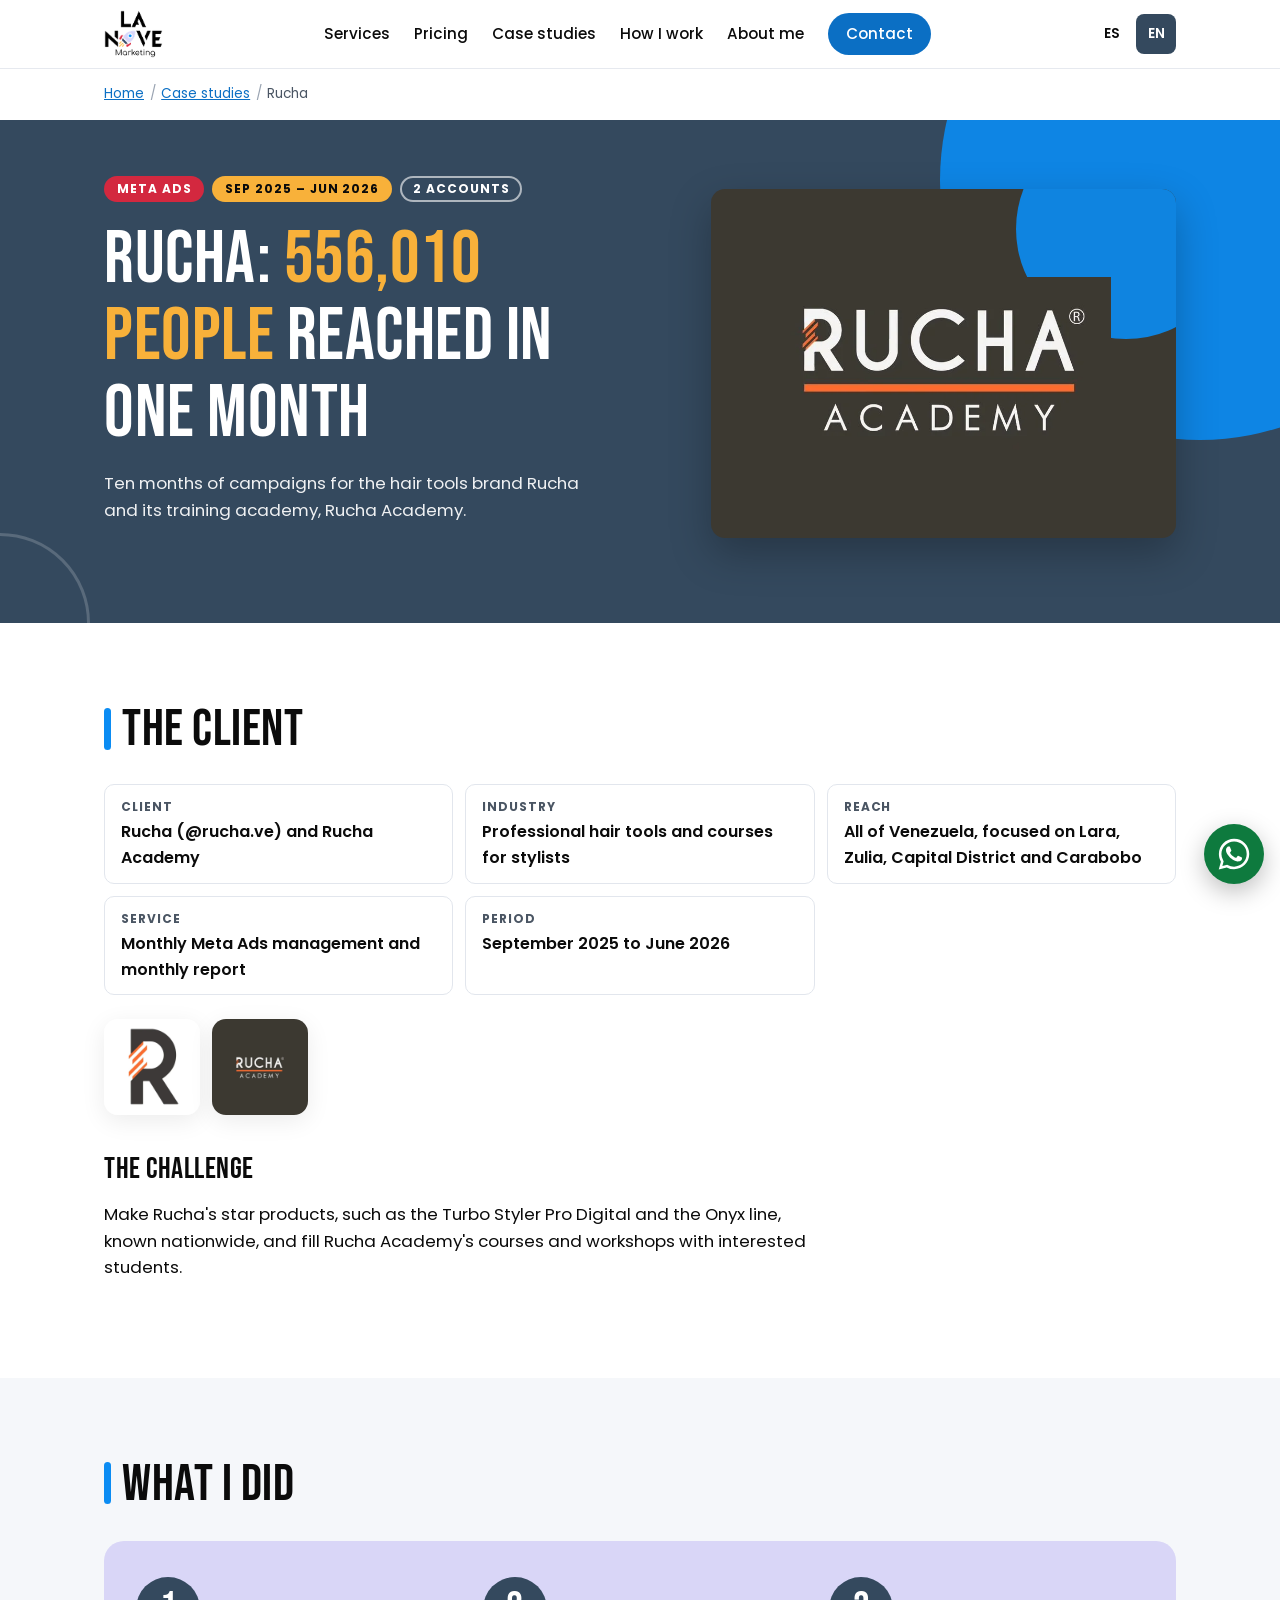
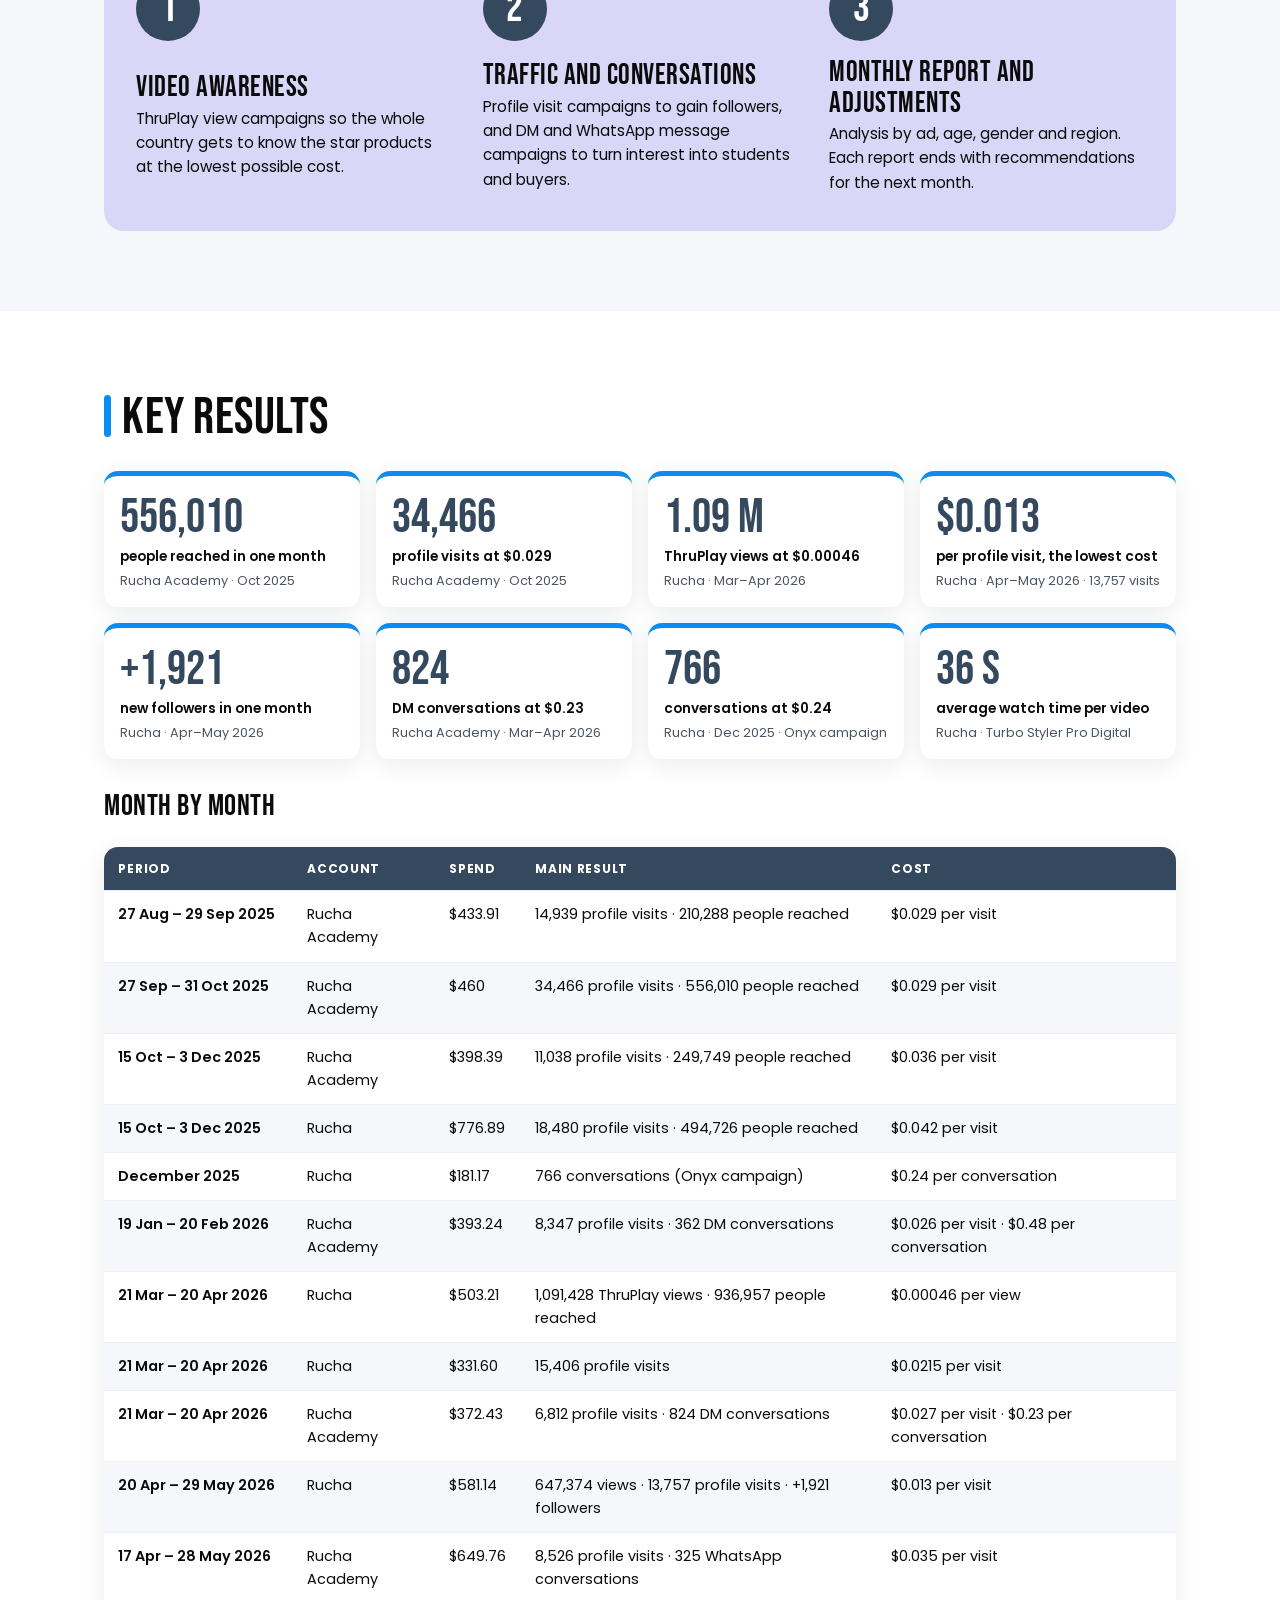
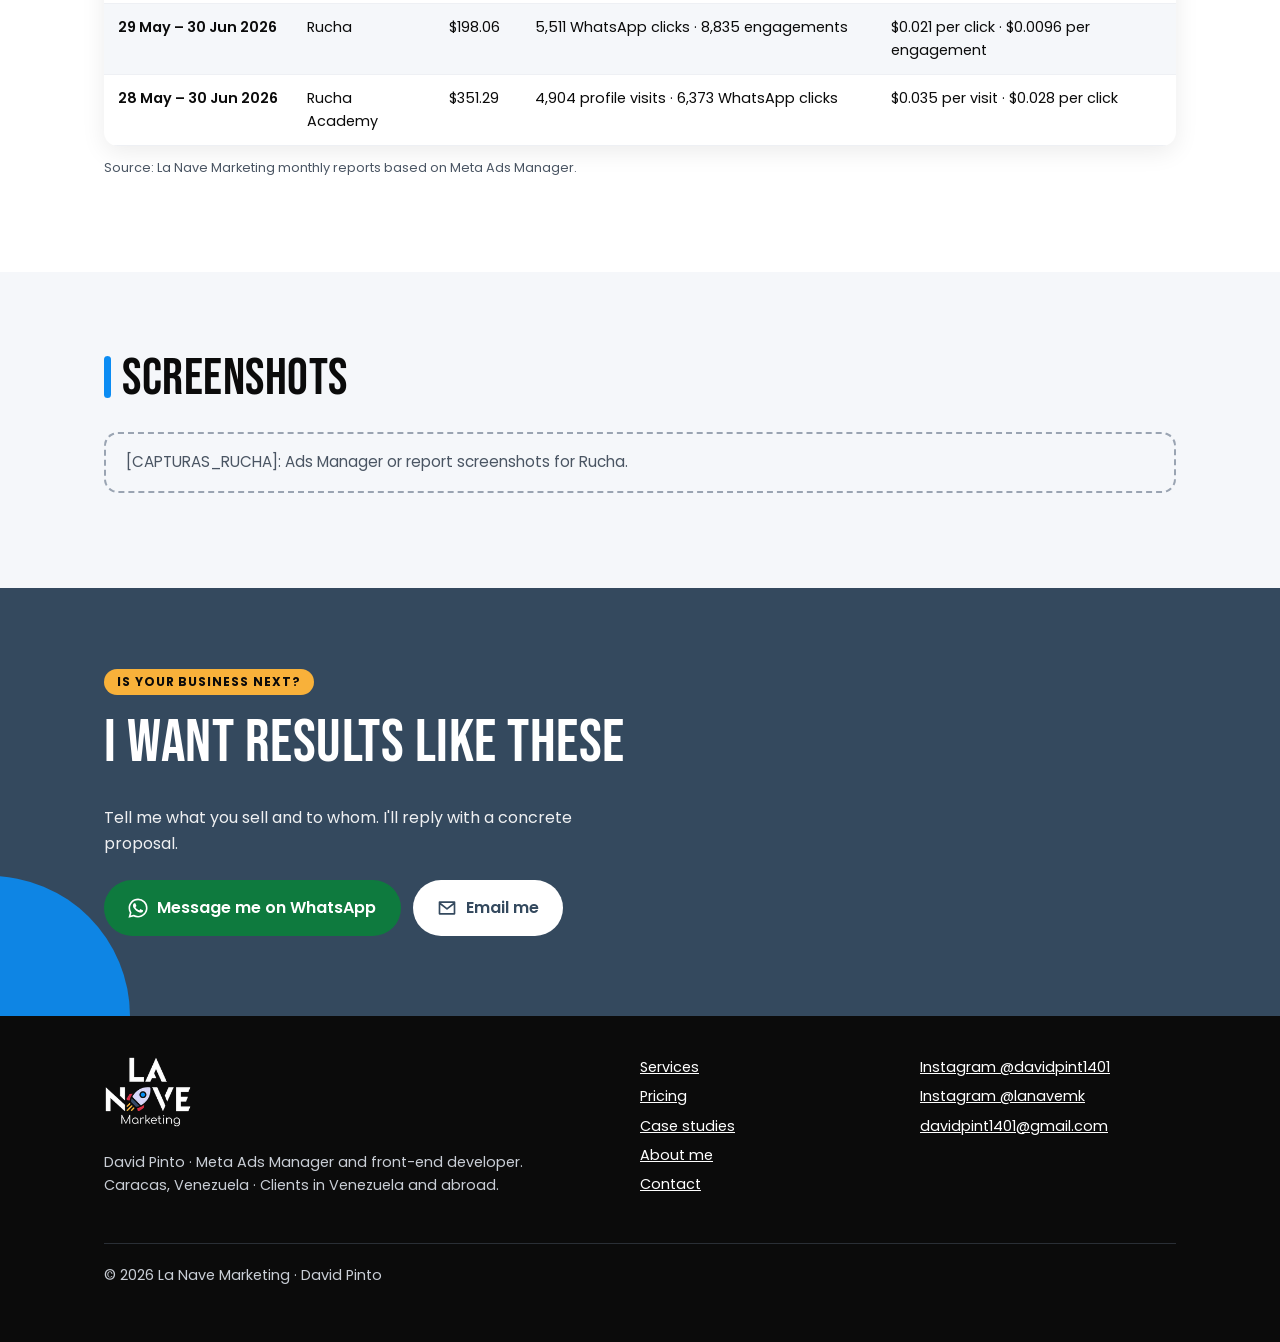
<file: en/cases/rucha/index.html>
<!doctype html>
<html lang="en" data-region="int">
<head>
  <meta charset="utf-8">
  <meta name="viewport" content="width=device-width, initial-scale=1">
  <title>Rucha and Rucha Academy case study: 10 months of Meta Ads campaigns | David Pinto</title>
  <meta name="description" content="Meta Ads campaigns for Rucha and Rucha Academy: 556,010 people reached in one month, 1.09 million video views and profile visits from $0.013.">
  <meta name="theme-color" content="#34495E">

  <link rel="canonical" href="https://[DOMINIO]/en/cases/rucha/">
  <link rel="alternate" hreflang="es" href="https://[DOMINIO]/casos/rucha/">
  <link rel="alternate" hreflang="en" href="https://[DOMINIO]/en/cases/rucha/">
  <link rel="alternate" hreflang="x-default" href="https://[DOMINIO]/casos/rucha/">

  <meta property="og:type" content="article">
  <meta property="og:locale" content="en_US">
  <meta property="og:site_name" content="La Nave Marketing">
  <meta property="og:title" content="Rucha and Rucha Academy: 10 months of Meta Ads">
  <meta property="og:description" content="Meta Ads campaigns for Rucha and Rucha Academy: 556,010 people reached in one month, 1.09 million video views and profile visits from $0.013.">
  <meta property="og:url" content="https://[DOMINIO]/en/cases/rucha/">
  <meta property="og:image" content="https://[DOMINIO]/assets/img/og-image-en.jpg">
  <meta property="og:image:width" content="1200">
  <meta property="og:image:height" content="630">
  <meta name="twitter:card" content="summary_large_image">

  <link rel="icon" href="/assets/favicon/favicon.ico" sizes="any">
  <link rel="icon" type="image/png" sizes="32x32" href="/assets/favicon/favicon-32.png">
  <link rel="apple-touch-icon" href="/assets/favicon/apple-touch-icon.png">

  <link rel="preload" as="font" type="font/woff2" href="/assets/fonts/bebas-neue-400-latin.woff2" crossorigin>
  <link rel="preload" as="font" type="font/woff2" href="/assets/fonts/poppins-400-latin.woff2" crossorigin>
  <link rel="stylesheet" href="/assets/css/styles.css">

  <!-- ============================================================
       PÍXEL DE META · desactivado. Para activarlo: quita los
       comentarios y reemplaza [PIXEL_ID] por el ID de tu píxel.
  <script>
    !function(f,b,e,v,n,t,s){if(f.fbq)return;n=f.fbq=function(){n.callMethod?
    n.callMethod.apply(n,arguments):n.queue.push(arguments)};if(!f._fbq)f._fbq=n;
    n.push=n;n.loaded=!0;n.version='2.0';n.queue=[];t=b.createElement(e);t.async=!0;
    t.src=v;s=b.getElementsByTagName(e)[0];s.parentNode.insertBefore(t,s)}(window,
    document,'script','https://connect.facebook.net/en_US/fbevents.js');
    fbq('init', '[PIXEL_ID]');
    fbq('track', 'PageView');
  </script>
       ============================================================ -->

  <!-- ============================================================
       GOOGLE ANALYTICS 4 · desactivado. Para activarlo: quita los
       comentarios y reemplaza [GA_ID] (formato G-XXXXXXX).
  <script async src="https://www.googletagmanager.com/gtag/js?id=[GA_ID]"></script>
  <script>
    window.dataLayer = window.dataLayer || [];
    function gtag(){dataLayer.push(arguments);}
    gtag('js', new Date());
    gtag('config', '[GA_ID]');
  </script>
       ============================================================ -->

  <script>document.documentElement.classList.add('js', 'geo-pending')</script>
  <script src="/assets/js/main.js" defer></script>
  <script src="/assets/js/main.js" defer></script>

  <!-- Vercel Web Analytics -->
  <script defer src="https://cdn.vercel-insights.com/v1/script.js"></script>
</head>
<body>
  <!-- Iconos reutilizables -->
  <svg width="0" height="0" style="position:absolute" aria-hidden="true" focusable="false">
    <symbol id="i-whatsapp" viewBox="0 0 24 24"><path fill="currentColor" d="M17.47 14.38c-.3-.15-1.76-.87-2.03-.97-.27-.1-.47-.15-.67.15-.2.3-.77.97-.94 1.17-.17.2-.35.22-.65.07-.3-.15-1.26-.46-2.4-1.48-.89-.79-1.49-1.77-1.66-2.07-.17-.3-.02-.46.13-.61.13-.13.3-.35.45-.52.15-.17.2-.3.3-.5.1-.2.05-.37-.03-.52-.07-.15-.67-1.62-.92-2.22-.24-.58-.49-.5-.67-.51h-.57c-.2 0-.52.07-.79.37-.27.3-1.04 1.02-1.04 2.48s1.07 2.88 1.21 3.08c.15.2 2.1 3.2 5.08 4.49.71.31 1.26.49 1.69.62.71.23 1.36.2 1.87.12.57-.08 1.76-.72 2.01-1.41.25-.7.25-1.29.17-1.41-.07-.13-.27-.2-.57-.35zM12.05 21.5h-.01a9.46 9.46 0 0 1-4.82-1.32l-.35-.21-3.58.94.96-3.49-.23-.36a9.43 9.43 0 0 1-1.45-5.03c0-5.22 4.25-9.47 9.48-9.47a9.4 9.4 0 0 1 6.7 2.78 9.4 9.4 0 0 1 2.77 6.7c0 5.22-4.25 9.46-9.47 9.46zm8.06-17.53A11.33 11.33 0 0 0 12.05.63C5.77.63.66 5.74.66 12.02c0 2.01.52 3.97 1.52 5.7L.56 23.63l6.04-1.58a11.36 11.36 0 0 0 5.44 1.39h.01c6.28 0 11.39-5.11 11.39-11.39 0-3.04-1.18-5.9-3.33-8.05z"/></symbol>
    <symbol id="i-mail" viewBox="0 0 24 24"><path fill="none" stroke="currentColor" stroke-width="2" stroke-linecap="round" stroke-linejoin="round" d="M3 5h18v14H3zM3 6l9 7 9-7"/></symbol>
    <symbol id="i-calendar" viewBox="0 0 24 24"><path fill="none" stroke="currentColor" stroke-width="2" stroke-linecap="round" stroke-linejoin="round" d="M4 5h16v15H4zM4 10h16M9 3v4M15 3v4"/></symbol>
    <symbol id="i-arrow" viewBox="0 0 24 24"><path fill="none" stroke="currentColor" stroke-width="2" stroke-linecap="round" stroke-linejoin="round" d="M5 12h14M13 6l6 6-6 6"/></symbol>
  </svg>

  <a class="skip-link" href="#contenido">Skip to content</a>

  <header class="site-header">
    <div class="container site-header__inner">
      <a class="brand" href="/en/" aria-label="La Nave Marketing · home">
        <img src="/assets/img/logos/lanave-color-128.webp" alt="La Nave Marketing" width="59" height="48">
      </a>

      <nav class="lang-switch" aria-label="Language">
        <a href="/casos/rucha/" hreflang="es" lang="es" aria-label="ES · Versión en español">ES</a>
        <span aria-current="true" lang="en">EN</span>
      </nav>

      <button class="nav-toggle" type="button" aria-expanded="false" aria-controls="menu" aria-label="Open menu">
        <svg viewBox="0 0 24 24" aria-hidden="true"><path fill="none" stroke="currentColor" stroke-width="2" stroke-linecap="round" d="M4 7h16M4 12h16M4 17h16"/></svg>
      </button>

      <nav class="site-nav" id="menu" aria-label="Main">
        <ul>
          <li><a href="/en/#servicios">Services</a></li>
          <li><a href="/en/#precios">Pricing</a></li>
          <li><a href="/en/#casos">Case studies</a></li>
          <li><a href="/en/#como-trabajo">How I work</a></li>
          <li><a href="/en/#sobre-mi">About me</a></li>
          <li><a class="btn btn--primary nav-cta" href="/en/#contacto">Contact</a></li>
        </ul>
      </nav>
    </div>
  </header>

  <main id="contenido" tabindex="-1">
    <nav class="breadcrumb container" aria-label="Breadcrumb">
      <ol>
        <li><a href="/en/">Home</a></li>
        <li><a href="/en/#casos">Case studies</a></li>
        <li aria-current="page">Rucha</li>
      </ol>
    </nav>

    <section class="band hero case-hero" aria-labelledby="case-title">
      <div class="container case-hero__grid">
        <div>
          <div class="hero__pills">
          <span class="pill">Meta Ads</span>
          <span class="pill pill--orange">Sep 2025 – Jun 2026</span>
          <span class="pill pill--outline">2 accounts</span>
          </div>
          <h1 id="case-title">Rucha: <span class="accent">556,010 people</span> reached in one month</h1>
          <p class="hero__lead">Ten months of campaigns for the hair tools brand Rucha and its training academy, Rucha Academy.</p>
        </div>
        <div class="case-hero__cover cover cover--rucha"><img class="cover__wide" src="/assets/img/clientes/rucha-academy-wide.webp" alt="Rucha Academy logo" width="640" height="330"></div>
      </div>
    </section>

    <section class="section" id="cliente" aria-labelledby="cliente-title">
      <div class="container">
        <h2 class="section-title" id="cliente-title">The client</h2>
        <dl class="facts">
          <div><dt>Client</dt><dd>Rucha (@rucha.ve) and Rucha Academy</dd></div>
          <div><dt>Industry</dt><dd>Professional hair tools and courses for stylists</dd></div>
          <div><dt>Reach</dt><dd>All of Venezuela, focused on Lara, Zulia, Capital District and Carabobo</dd></div>
          <div><dt>Service</dt><dd>Monthly Meta Ads management and monthly report</dd></div>
          <div><dt>Period</dt><dd>September 2025 to June 2026</dd></div>
        </dl>
        <div class="stars stars--inline">
          <img src="/assets/img/clientes/rucha.webp" alt="Rucha logo" width="480" height="480" loading="lazy">
          <img src="/assets/img/clientes/rucha-academy.webp" alt="Rucha Academy logo" width="480" height="480" loading="lazy">
        </div>
        <h3 class="case-subtitle">The challenge</h3>
        <p class="case-text">Make Rucha's star products, such as the Turbo Styler Pro Digital and the Onyx line, known nationwide, and fill Rucha Academy's courses and workshops with interested students.</p>
      </div>
    </section>
    <section class="section section--tint" id="que-hice" aria-labelledby="que-hice-title">
      <div class="container">
        <h2 class="section-title" id="que-hice-title">What I did</h2>
        <div class="steps">
          <ol>
            <li class="step">
              <span class="step__num" aria-hidden="true">1</span>
              <div>
                <h3><span class="visually-hidden">Step 1: </span>Video awareness</h3>
                <p>ThruPlay view campaigns so the whole country gets to know the star products at the lowest possible cost.</p>
              </div>
            </li>
            <li class="step">
              <span class="step__num" aria-hidden="true">2</span>
              <div>
                <h3><span class="visually-hidden">Step 2: </span>Traffic and conversations</h3>
                <p>Profile visit campaigns to gain followers, and DM and WhatsApp message campaigns to turn interest into students and buyers.</p>
              </div>
            </li>
            <li class="step">
              <span class="step__num" aria-hidden="true">3</span>
              <div>
                <h3><span class="visually-hidden">Step 3: </span>Monthly report and adjustments</h3>
                <p>Analysis by ad, age, gender and region. Each report ends with recommendations for the next month.</p>
              </div>
            </li>
          </ol>
        </div>
      </div>
    </section>
    <section class="section" id="resultados" aria-labelledby="resultados-title">
      <div class="container">
        <h2 class="section-title" id="resultados-title">Key results</h2>
        <ul class="kpi-grid">
          <li class="kpi">
            <span class="kpi__value">556,010</span>
            <span class="kpi__label">people reached in one month</span>
            <span class="kpi__source">Rucha Academy · Oct 2025</span>
          </li>
          <li class="kpi">
            <span class="kpi__value">34,466</span>
            <span class="kpi__label">profile visits at $0.029</span>
            <span class="kpi__source">Rucha Academy · Oct 2025</span>
          </li>
          <li class="kpi">
            <span class="kpi__value">1.09 M</span>
            <span class="kpi__label">ThruPlay views at $0.00046</span>
            <span class="kpi__source">Rucha · Mar–Apr 2026</span>
          </li>
          <li class="kpi">
            <span class="kpi__value">$0.013</span>
            <span class="kpi__label">per profile visit, the lowest cost</span>
            <span class="kpi__source">Rucha · Apr–May 2026 · 13,757 visits</span>
          </li>
          <li class="kpi">
            <span class="kpi__value">+1,921</span>
            <span class="kpi__label">new followers in one month</span>
            <span class="kpi__source">Rucha · Apr–May 2026</span>
          </li>
          <li class="kpi">
            <span class="kpi__value">824</span>
            <span class="kpi__label">DM conversations at $0.23</span>
            <span class="kpi__source">Rucha Academy · Mar–Apr 2026</span>
          </li>
          <li class="kpi">
            <span class="kpi__value">766</span>
            <span class="kpi__label">conversations at $0.24</span>
            <span class="kpi__source">Rucha · Dec 2025 · Onyx campaign</span>
          </li>
          <li class="kpi">
            <span class="kpi__value">36 s</span>
            <span class="kpi__label">average watch time per video</span>
            <span class="kpi__source">Rucha · Turbo Styler Pro Digital</span>
          </li>
        </ul>
        <h3 class="case-subtitle">Month by month</h3>
        <div class="table-wrap" role="region" aria-label="Rucha and Rucha Academy results month by month" tabindex="0">
          <table class="data-table">
            <caption class="visually-hidden">Rucha and Rucha Academy results month by month</caption>
            <thead><tr><th scope="col">Period</th><th scope="col">Account</th><th scope="col">Spend</th><th scope="col">Main result</th><th scope="col">Cost</th></tr></thead>
            <tbody>
              <tr><th scope="row">27 Aug – 29 Sep 2025</th><td>Rucha Academy</td><td>$433.91</td><td>14,939 profile visits · 210,288 people reached</td><td>$0.029 per visit</td></tr>
              <tr><th scope="row">27 Sep – 31 Oct 2025</th><td>Rucha Academy</td><td>$460</td><td>34,466 profile visits · 556,010 people reached</td><td>$0.029 per visit</td></tr>
              <tr><th scope="row">15 Oct – 3 Dec 2025</th><td>Rucha Academy</td><td>$398.39</td><td>11,038 profile visits · 249,749 people reached</td><td>$0.036 per visit</td></tr>
              <tr><th scope="row">15 Oct – 3 Dec 2025</th><td>Rucha</td><td>$776.89</td><td>18,480 profile visits · 494,726 people reached</td><td>$0.042 per visit</td></tr>
              <tr><th scope="row">December 2025</th><td>Rucha</td><td>$181.17</td><td>766 conversations (Onyx campaign)</td><td>$0.24 per conversation</td></tr>
              <tr><th scope="row">19 Jan – 20 Feb 2026</th><td>Rucha Academy</td><td>$393.24</td><td>8,347 profile visits · 362 DM conversations</td><td>$0.026 per visit · $0.48 per conversation</td></tr>
              <tr><th scope="row">21 Mar – 20 Apr 2026</th><td>Rucha</td><td>$503.21</td><td>1,091,428 ThruPlay views · 936,957 people reached</td><td>$0.00046 per view</td></tr>
              <tr><th scope="row">21 Mar – 20 Apr 2026</th><td>Rucha</td><td>$331.60</td><td>15,406 profile visits</td><td>$0.0215 per visit</td></tr>
              <tr><th scope="row">21 Mar – 20 Apr 2026</th><td>Rucha Academy</td><td>$372.43</td><td>6,812 profile visits · 824 DM conversations</td><td>$0.027 per visit · $0.23 per conversation</td></tr>
              <tr><th scope="row">20 Apr – 29 May 2026</th><td>Rucha</td><td>$581.14</td><td>647,374 views · 13,757 profile visits · +1,921 followers</td><td>$0.013 per visit</td></tr>
              <tr><th scope="row">17 Apr – 28 May 2026</th><td>Rucha Academy</td><td>$649.76</td><td>8,526 profile visits · 325 WhatsApp conversations</td><td>$0.035 per visit</td></tr>
              <tr><th scope="row">29 May – 30 Jun 2026</th><td>Rucha</td><td>$198.06</td><td>5,511 WhatsApp clicks · 8,835 engagements</td><td>$0.021 per click · $0.0096 per engagement</td></tr>
              <tr><th scope="row">28 May – 30 Jun 2026</th><td>Rucha Academy</td><td>$351.29</td><td>4,904 profile visits · 6,373 WhatsApp clicks</td><td>$0.035 per visit · $0.028 per click</td></tr>
            </tbody>
          </table>
        </div>
        <p class="table-note">Source: La Nave Marketing monthly reports based on Meta Ads Manager.</p>
      </div>
    </section>
    <section class="section section--tint" id="capturas" aria-labelledby="capturas-title">
      <div class="container">
        <h2 class="section-title" id="capturas-title">Screenshots</h2>
        <p class="placeholder">[CAPTURAS_RUCHA]: Ads Manager or report screenshots for Rucha.</p>
      </div>
    </section>

    <!-- CONTACTO -->
    <section class="band contact case-cta" id="contacto" aria-labelledby="cta-title">
      <div class="container">
        <span class="pill pill--orange">Is your business next?</span>
        <h2 id="cta-title" style="margin-top:1rem">I want results like these</h2>
        <p class="contact__lead">Tell me what you sell and to whom. I'll reply with a concrete proposal.</p>
        <div class="hero__actions">
          <a class="btn btn--whatsapp" href="https://wa.me/584141305217?text=Hi%20David%2C%20I%20saw%20the%20Rucha%20case%20and%20I%20want%20results%20like%20that%20for%20my%20business." target="_blank" rel="noopener">
            <svg aria-hidden="true"><use href="#i-whatsapp"/></svg>
            Message me on WhatsApp
          </a>
          <a class="btn btn--light" href="mailto:davidpint1401@gmail.com?subject=I%20want%20results%20like%20Rucha">
            <svg aria-hidden="true"><use href="#i-mail"/></svg>
            Email me
          </a>
        </div>
      </div>
    </section>
  </main>

  <footer class="site-footer">
    <div class="container">
      <div class="site-footer__grid">
        <div>
          <a class="site-footer__logo" href="/en/" aria-label="La Nave Marketing · home">
            <img src="/assets/img/logos/lanave-blanco-128.webp" alt="La Nave Marketing" width="88" height="72" loading="lazy">
          </a>
          <p style="margin-top:1rem">David Pinto · Meta Ads Manager and front-end developer.<br>Caracas, Venezuela · Clients in Venezuela and abroad.</p>
        </div>
        <div>
          <h2 class="visually-hidden">Sections</h2>
          <ul>
            <li><a href="/en/#servicios">Services</a></li>
            <li><a href="/en/#precios">Pricing</a></li>
            <li><a href="/en/#casos">Case studies</a></li>
            <li><a href="/en/#sobre-mi">About me</a></li>
            <li><a href="/en/#contacto">Contact</a></li>
          </ul>
        </div>
        <div>
          <h2 class="visually-hidden">Social</h2>
          <ul>
            <li><a href="https://www.instagram.com/davidpint1401/" target="_blank" rel="noopener">Instagram @davidpint1401</a></li>
            <li><a href="https://www.instagram.com/lanavemk/" target="_blank" rel="noopener">Instagram @lanavemk</a></li>
            <li><a href="mailto:davidpint1401@gmail.com">davidpint1401@gmail.com</a></li>
          </ul>
        </div>
      </div>
      <p class="site-footer__bottom">© <span data-year>2026</span> La Nave Marketing · David Pinto</p>
    </div>
  </footer>

  <a class="wa-float" href="https://wa.me/584141305217?text=Hi%20David%2C%20I%20saw%20the%20Rucha%20case%20and%20I%20want%20results%20like%20that%20for%20my%20business." target="_blank" rel="noopener" aria-label="Message me on WhatsApp">
    <svg aria-hidden="true"><use href="#i-whatsapp"/></svg>
  </a>
</body>
</html>
</file>
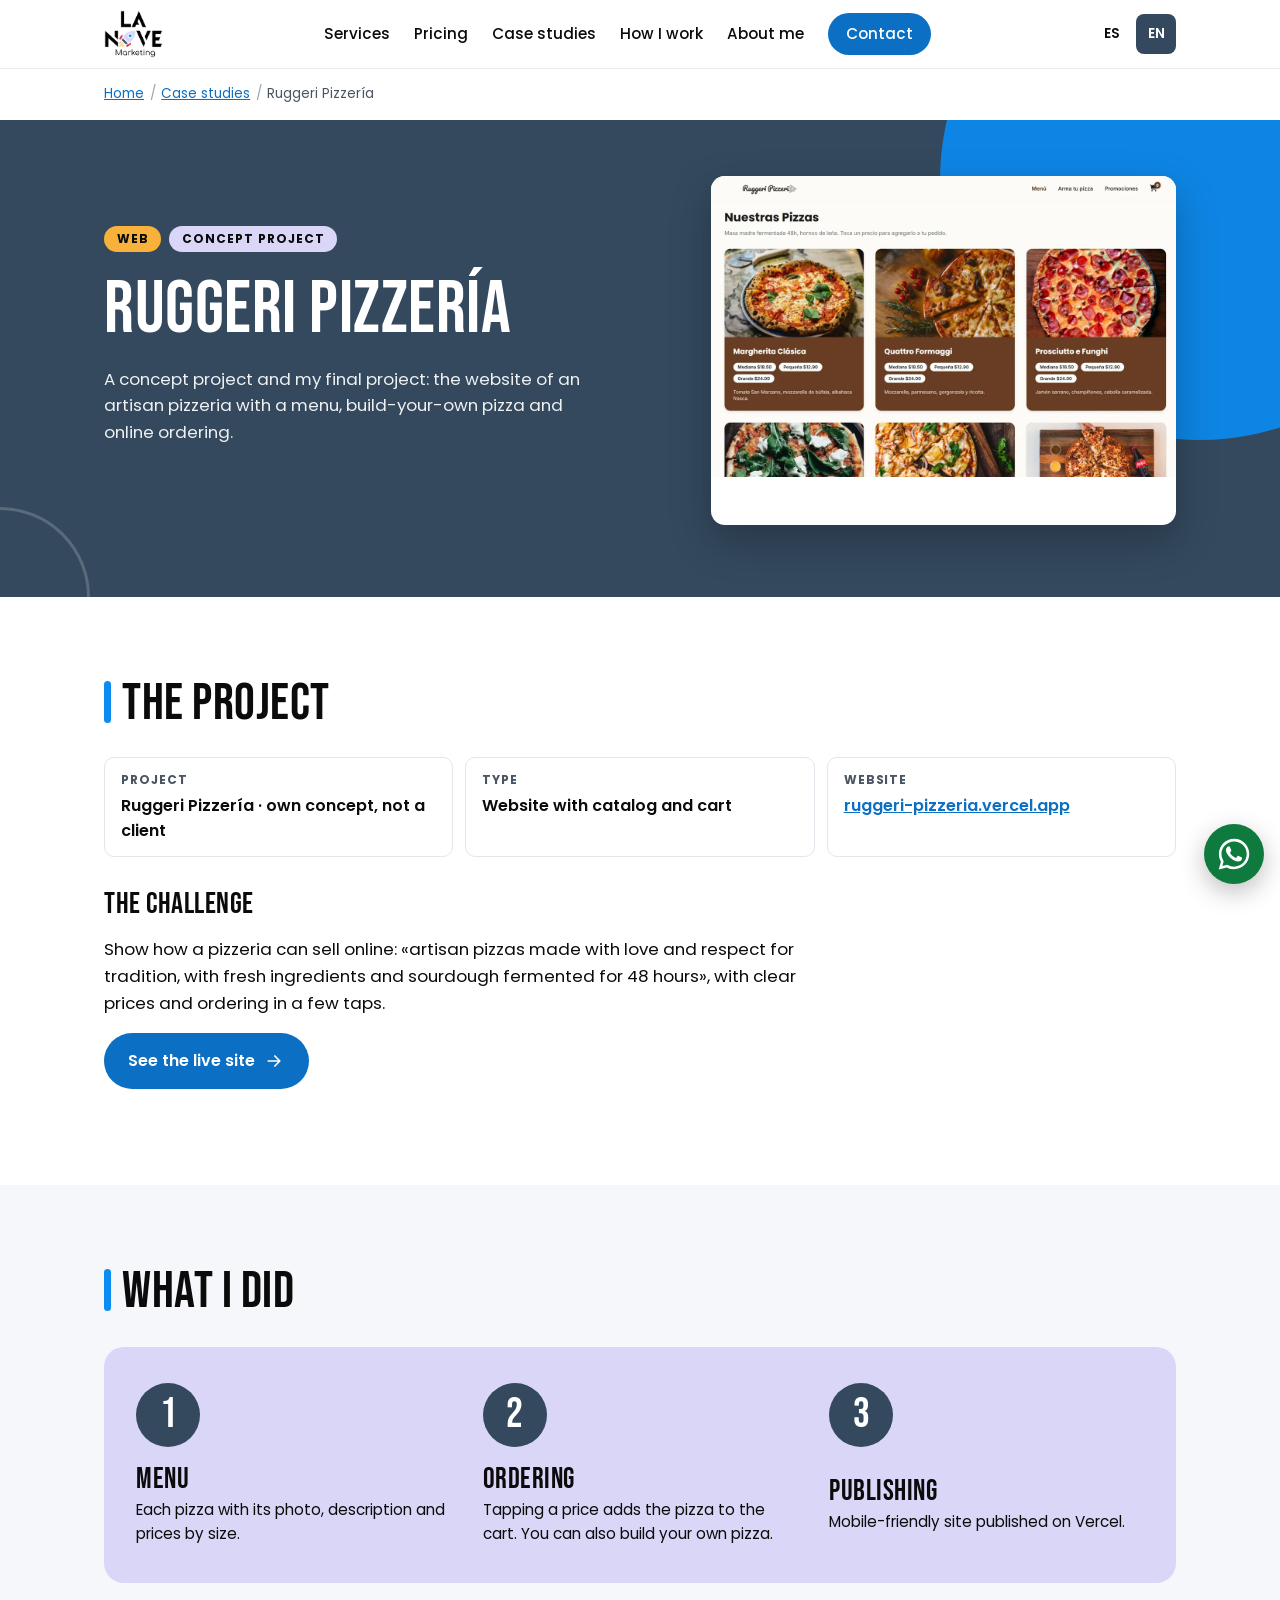
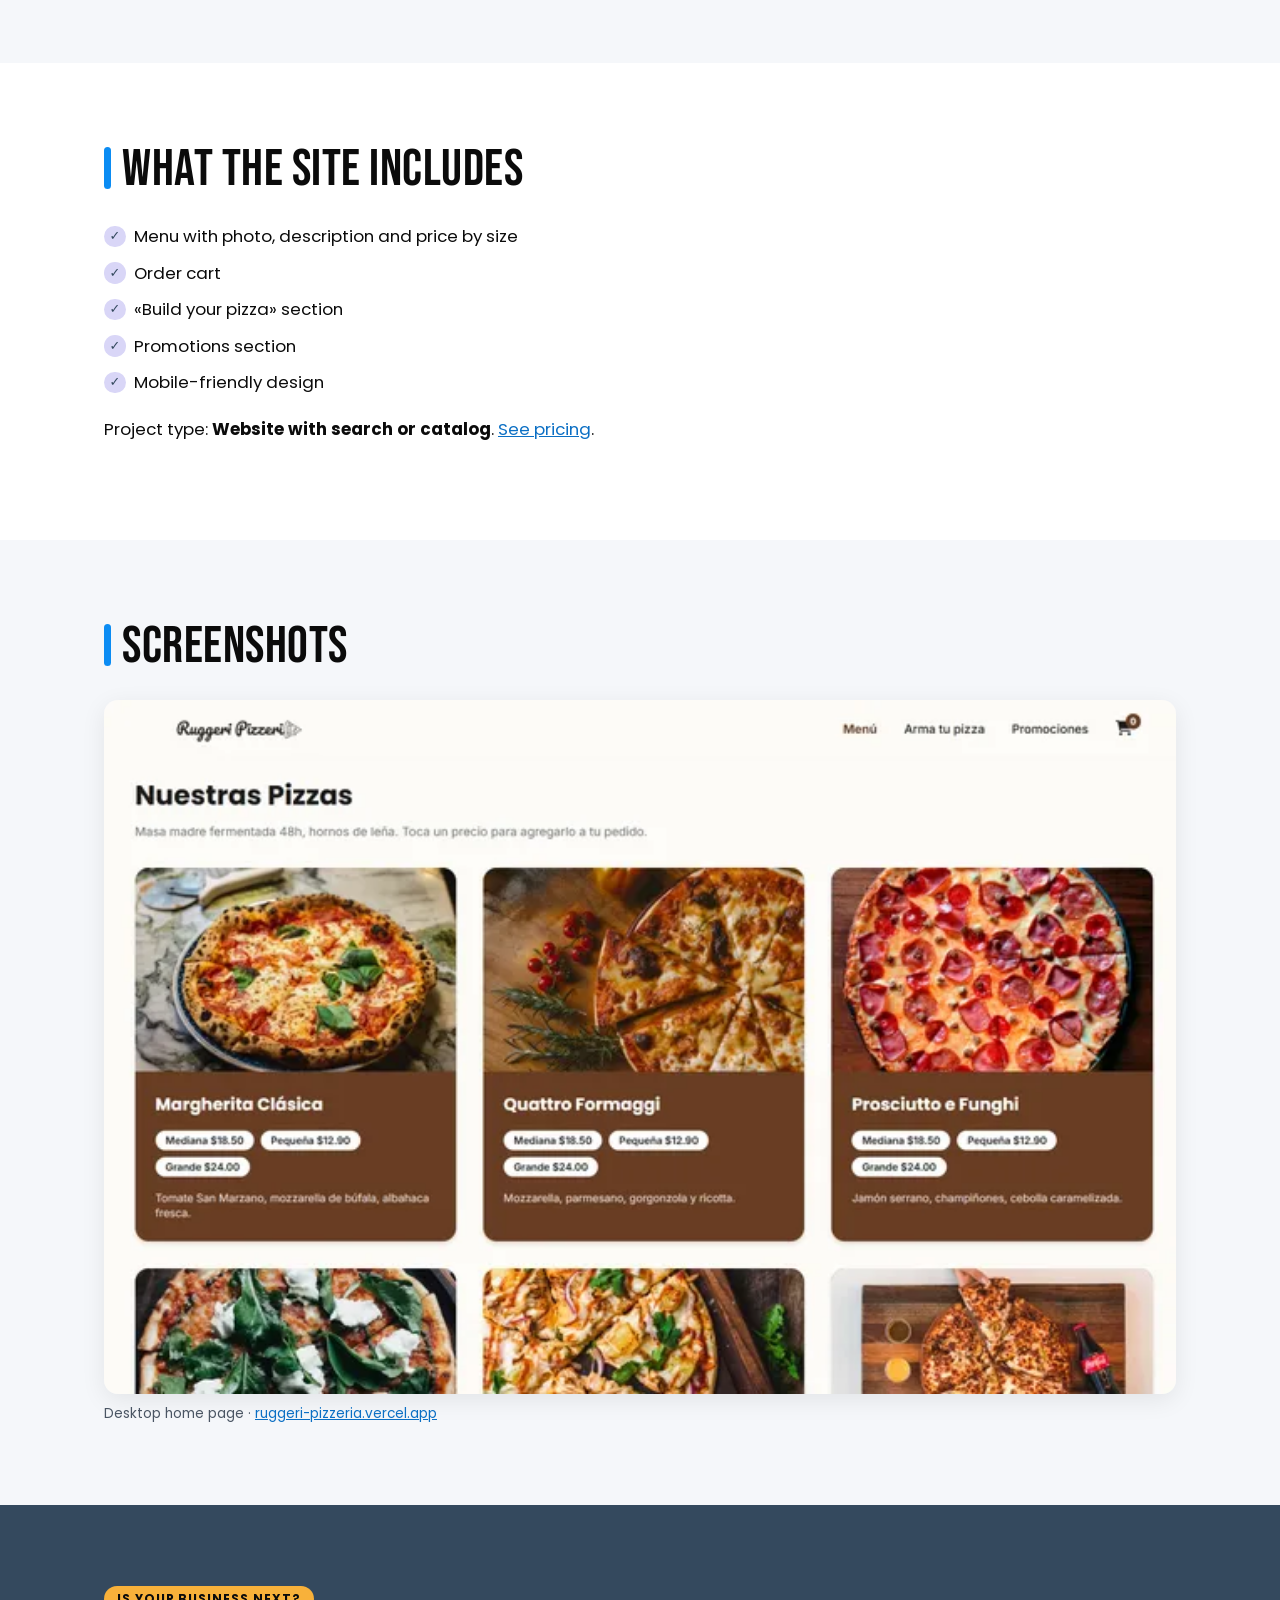
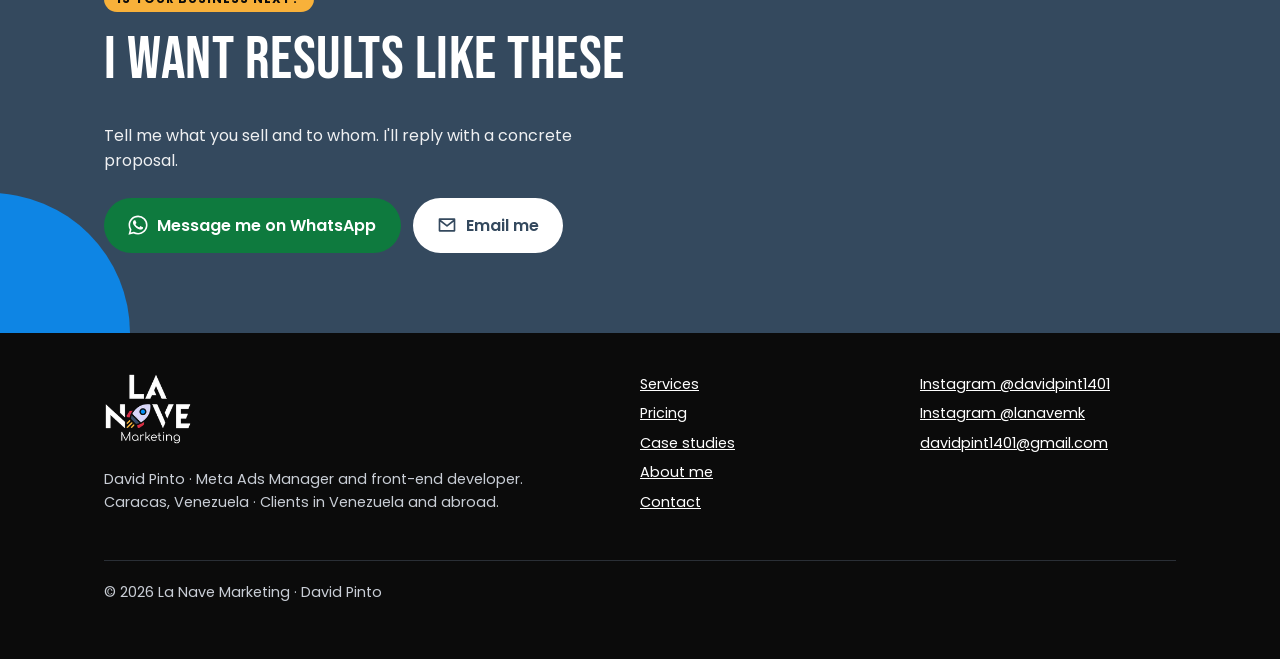
<file: en/cases/ruggeri-pizzeria/index.html>
<!doctype html>
<html lang="en" data-region="int">
<head>
  <meta charset="utf-8">
  <meta name="viewport" content="width=device-width, initial-scale=1">
  <title>Ruggeri Pizzería: web project | David Pinto · La Nave Marketing</title>
  <meta name="description" content="Ruggeri Pizzería: a concept project and my final project, the website of an artisan pizzeria with a menu, build-your-own pizza and online ordering.">
  <meta name="theme-color" content="#34495E">

  <link rel="canonical" href="https://[DOMINIO]/en/cases/ruggeri-pizzeria/">
  <link rel="alternate" hreflang="es" href="https://[DOMINIO]/casos/ruggeri-pizzeria/">
  <link rel="alternate" hreflang="en" href="https://[DOMINIO]/en/cases/ruggeri-pizzeria/">
  <link rel="alternate" hreflang="x-default" href="https://[DOMINIO]/casos/ruggeri-pizzeria/">

  <meta property="og:type" content="article">
  <meta property="og:locale" content="en_US">
  <meta property="og:site_name" content="La Nave Marketing">
  <meta property="og:title" content="Ruggeri Pizzería · web project by La Nave Marketing">
  <meta property="og:description" content="Ruggeri Pizzería: a concept project and my final project, the website of an artisan pizzeria with a menu, build-your-own pizza and online ordering.">
  <meta property="og:url" content="https://[DOMINIO]/en/cases/ruggeri-pizzeria/">
  <meta property="og:image" content="https://[DOMINIO]/assets/img/og-image-en.jpg">
  <meta property="og:image:width" content="1200">
  <meta property="og:image:height" content="630">
  <meta name="twitter:card" content="summary_large_image">

  <link rel="icon" href="/assets/favicon/favicon.ico" sizes="any">
  <link rel="icon" type="image/png" sizes="32x32" href="/assets/favicon/favicon-32.png">
  <link rel="apple-touch-icon" href="/assets/favicon/apple-touch-icon.png">

  <link rel="preload" as="font" type="font/woff2" href="/assets/fonts/bebas-neue-400-latin.woff2" crossorigin>
  <link rel="preload" as="font" type="font/woff2" href="/assets/fonts/poppins-400-latin.woff2" crossorigin>
  <link rel="stylesheet" href="/assets/css/styles.css">

  <!-- ============================================================
       PÍXEL DE META · desactivado. Para activarlo: quita los
       comentarios y reemplaza [PIXEL_ID] por el ID de tu píxel.
  <script>
    !function(f,b,e,v,n,t,s){if(f.fbq)return;n=f.fbq=function(){n.callMethod?
    n.callMethod.apply(n,arguments):n.queue.push(arguments)};if(!f._fbq)f._fbq=n;
    n.push=n;n.loaded=!0;n.version='2.0';n.queue=[];t=b.createElement(e);t.async=!0;
    t.src=v;s=b.getElementsByTagName(e)[0];s.parentNode.insertBefore(t,s)}(window,
    document,'script','https://connect.facebook.net/en_US/fbevents.js');
    fbq('init', '[PIXEL_ID]');
    fbq('track', 'PageView');
  </script>
       ============================================================ -->

  <!-- ============================================================
       GOOGLE ANALYTICS 4 · desactivado. Para activarlo: quita los
       comentarios y reemplaza [GA_ID] (formato G-XXXXXXX).
  <script async src="https://www.googletagmanager.com/gtag/js?id=[GA_ID]"></script>
  <script>
    window.dataLayer = window.dataLayer || [];
    function gtag(){dataLayer.push(arguments);}
    gtag('js', new Date());
    gtag('config', '[GA_ID]');
  </script>
       ============================================================ -->

  <script>document.documentElement.classList.add('js', 'geo-pending')</script>
  <script src="/assets/js/main.js" defer></script>
  <script src="/assets/js/main.js" defer></script>

  <!-- Vercel Web Analytics -->
  <script defer src="https://cdn.vercel-insights.com/v1/script.js"></script>
</head>
<body>
  <!-- Iconos reutilizables -->
  <svg width="0" height="0" style="position:absolute" aria-hidden="true" focusable="false">
    <symbol id="i-whatsapp" viewBox="0 0 24 24"><path fill="currentColor" d="M17.47 14.38c-.3-.15-1.76-.87-2.03-.97-.27-.1-.47-.15-.67.15-.2.3-.77.97-.94 1.17-.17.2-.35.22-.65.07-.3-.15-1.26-.46-2.4-1.48-.89-.79-1.49-1.77-1.66-2.07-.17-.3-.02-.46.13-.61.13-.13.3-.35.45-.52.15-.17.2-.3.3-.5.1-.2.05-.37-.03-.52-.07-.15-.67-1.62-.92-2.22-.24-.58-.49-.5-.67-.51h-.57c-.2 0-.52.07-.79.37-.27.3-1.04 1.02-1.04 2.48s1.07 2.88 1.21 3.08c.15.2 2.1 3.2 5.08 4.49.71.31 1.26.49 1.69.62.71.23 1.36.2 1.87.12.57-.08 1.76-.72 2.01-1.41.25-.7.25-1.29.17-1.41-.07-.13-.27-.2-.57-.35zM12.05 21.5h-.01a9.46 9.46 0 0 1-4.82-1.32l-.35-.21-3.58.94.96-3.49-.23-.36a9.43 9.43 0 0 1-1.45-5.03c0-5.22 4.25-9.47 9.48-9.47a9.4 9.4 0 0 1 6.7 2.78 9.4 9.4 0 0 1 2.77 6.7c0 5.22-4.25 9.46-9.47 9.46zm8.06-17.53A11.33 11.33 0 0 0 12.05.63C5.77.63.66 5.74.66 12.02c0 2.01.52 3.97 1.52 5.7L.56 23.63l6.04-1.58a11.36 11.36 0 0 0 5.44 1.39h.01c6.28 0 11.39-5.11 11.39-11.39 0-3.04-1.18-5.9-3.33-8.05z"/></symbol>
    <symbol id="i-mail" viewBox="0 0 24 24"><path fill="none" stroke="currentColor" stroke-width="2" stroke-linecap="round" stroke-linejoin="round" d="M3 5h18v14H3zM3 6l9 7 9-7"/></symbol>
    <symbol id="i-calendar" viewBox="0 0 24 24"><path fill="none" stroke="currentColor" stroke-width="2" stroke-linecap="round" stroke-linejoin="round" d="M4 5h16v15H4zM4 10h16M9 3v4M15 3v4"/></symbol>
    <symbol id="i-arrow" viewBox="0 0 24 24"><path fill="none" stroke="currentColor" stroke-width="2" stroke-linecap="round" stroke-linejoin="round" d="M5 12h14M13 6l6 6-6 6"/></symbol>
  </svg>

  <a class="skip-link" href="#contenido">Skip to content</a>

  <header class="site-header">
    <div class="container site-header__inner">
      <a class="brand" href="/en/" aria-label="La Nave Marketing · home">
        <img src="/assets/img/logos/lanave-color-128.webp" alt="La Nave Marketing" width="59" height="48">
      </a>

      <nav class="lang-switch" aria-label="Language">
        <a href="/casos/ruggeri-pizzeria/" hreflang="es" lang="es" aria-label="ES · Versión en español">ES</a>
        <span aria-current="true" lang="en">EN</span>
      </nav>

      <button class="nav-toggle" type="button" aria-expanded="false" aria-controls="menu" aria-label="Open menu">
        <svg viewBox="0 0 24 24" aria-hidden="true"><path fill="none" stroke="currentColor" stroke-width="2" stroke-linecap="round" d="M4 7h16M4 12h16M4 17h16"/></svg>
      </button>

      <nav class="site-nav" id="menu" aria-label="Main">
        <ul>
          <li><a href="/en/#servicios">Services</a></li>
          <li><a href="/en/#precios">Pricing</a></li>
          <li><a href="/en/#casos">Case studies</a></li>
          <li><a href="/en/#como-trabajo">How I work</a></li>
          <li><a href="/en/#sobre-mi">About me</a></li>
          <li><a class="btn btn--primary nav-cta" href="/en/#contacto">Contact</a></li>
        </ul>
      </nav>
    </div>
  </header>

  <main id="contenido" tabindex="-1">
    <nav class="breadcrumb container" aria-label="Breadcrumb">
      <ol>
        <li><a href="/en/">Home</a></li>
        <li><a href="/en/#casos">Case studies</a></li>
        <li aria-current="page">Ruggeri Pizzería</li>
      </ol>
    </nav>

    <section class="band hero case-hero" aria-labelledby="case-title">
      <div class="container case-hero__grid">
        <div>
          <div class="hero__pills">
          <span class="pill pill--orange">Web</span>
          <span class="pill pill--lavender">Concept project</span>
          </div>
          <h1 id="case-title">Ruggeri Pizzería</h1>
          <p class="hero__lead">A concept project and my final project: the website of an artisan pizzeria with a menu, build-your-own pizza and online ordering.</p>
        </div>
        <div class="case-hero__cover case-hero__cover--shot"><img src="/assets/img/casos/ruggeri-pizzeria-1200.webp" srcset="/assets/img/casos/ruggeri-pizzeria-640.webp 640w, /assets/img/casos/ruggeri-pizzeria-1200.webp 1200w" sizes="(min-width: 900px) 45vw, 100vw" alt="Ruggeri Pizzería menu with cards for the Margherita Clásica, Quattro Formaggi and Prosciutto e Funghi pizzas, each with prices by size" width="1200" height="776"></div>
      </div>
    </section>

    <section class="section" id="cliente" aria-labelledby="cliente-title">
      <div class="container">
        <h2 class="section-title" id="cliente-title">The project</h2>
        <dl class="facts">
          <div><dt>Project</dt><dd>Ruggeri Pizzería · own concept, not a client</dd></div>
          <div><dt>Type</dt><dd>Website with catalog and cart</dd></div>
          <div><dt>Website</dt><dd><a href="https://ruggeri-pizzeria.vercel.app/" target="_blank" rel="noopener">ruggeri-pizzeria.vercel.app</a></dd></div>
        </dl>
        <h3 class="case-subtitle">The challenge</h3>
        <p class="case-text">Show how a pizzeria can sell online: «artisan pizzas made with love and respect for tradition, with fresh ingredients and sourdough fermented for 48 hours», with clear prices and ordering in a few taps.</p>
        <p><a class="btn btn--primary" href="https://ruggeri-pizzeria.vercel.app/" target="_blank" rel="noopener">See the live site <svg aria-hidden="true"><use href="#i-arrow"/></svg></a></p>
      </div>
    </section>
    <section class="section section--tint" id="que-hice" aria-labelledby="que-hice-title">
      <div class="container">
        <h2 class="section-title" id="que-hice-title">What I did</h2>
        <div class="steps">
          <ol>
            <li class="step">
              <span class="step__num" aria-hidden="true">1</span>
              <div>
                <h3><span class="visually-hidden">Step 1: </span>Menu</h3>
                <p>Each pizza with its photo, description and prices by size.</p>
              </div>
            </li>
            <li class="step">
              <span class="step__num" aria-hidden="true">2</span>
              <div>
                <h3><span class="visually-hidden">Step 2: </span>Ordering</h3>
                <p>Tapping a price adds the pizza to the cart. You can also build your own pizza.</p>
              </div>
            </li>
            <li class="step">
              <span class="step__num" aria-hidden="true">3</span>
              <div>
                <h3><span class="visually-hidden">Step 3: </span>Publishing</h3>
                <p>Mobile-friendly site published on Vercel.</p>
              </div>
            </li>
          </ol>
        </div>
      </div>
    </section>
    <section class="section" id="incluye" aria-labelledby="incluye-title">
      <div class="container">
        <h2 class="section-title" id="incluye-title">What the site includes</h2>
        <ul class="check-list">
          <li>Menu with photo, description and price by size</li>
          <li>Order cart</li>
          <li>«Build your pizza» section</li>
          <li>Promotions section</li>
          <li>Mobile-friendly design</li>
        </ul>
        <p class="case-text">Project type: <strong>Website with search or catalog</strong>. <a href="/en/#precios">See pricing</a>.</p>
      </div>
    </section>
    <section class="section section--tint" id="capturas" aria-labelledby="capturas-title">
      <div class="container">
        <h2 class="section-title" id="capturas-title">Screenshots</h2>
        <figure class="shot shot--wide">
          <img src="/assets/img/casos/ruggeri-pizzeria-1200.webp" srcset="/assets/img/casos/ruggeri-pizzeria-640.webp 640w, /assets/img/casos/ruggeri-pizzeria-1200.webp 1200w" sizes="(min-width: 1120px) 1072px, 100vw" alt="Ruggeri Pizzería menu with cards for the Margherita Clásica, Quattro Formaggi and Prosciutto e Funghi pizzas, each with prices by size" width="1200" height="776" loading="lazy">
          <figcaption>Desktop home page · <a href="https://ruggeri-pizzeria.vercel.app/" target="_blank" rel="noopener">ruggeri-pizzeria.vercel.app</a></figcaption>
        </figure>
      </div>
    </section>

    <!-- CONTACTO -->
    <section class="band contact case-cta" id="contacto" aria-labelledby="cta-title">
      <div class="container">
        <span class="pill pill--orange">Is your business next?</span>
        <h2 id="cta-title" style="margin-top:1rem">I want results like these</h2>
        <p class="contact__lead">Tell me what you sell and to whom. I'll reply with a concrete proposal.</p>
        <div class="hero__actions">
          <a class="btn btn--whatsapp" href="https://wa.me/584141305217?text=Hi%20David%2C%20I%20saw%20the%20Ruggeri%20Pizzer%C3%ADa%20project%20and%20I%20want%20a%20website%20for%20my%20business." target="_blank" rel="noopener">
            <svg aria-hidden="true"><use href="#i-whatsapp"/></svg>
            Message me on WhatsApp
          </a>
          <a class="btn btn--light" href="mailto:davidpint1401@gmail.com?subject=I%20want%20results%20like%20Ruggeri%20Pizzería">
            <svg aria-hidden="true"><use href="#i-mail"/></svg>
            Email me
          </a>
        </div>
      </div>
    </section>
  </main>

  <footer class="site-footer">
    <div class="container">
      <div class="site-footer__grid">
        <div>
          <a class="site-footer__logo" href="/en/" aria-label="La Nave Marketing · home">
            <img src="/assets/img/logos/lanave-blanco-128.webp" alt="La Nave Marketing" width="88" height="72" loading="lazy">
          </a>
          <p style="margin-top:1rem">David Pinto · Meta Ads Manager and front-end developer.<br>Caracas, Venezuela · Clients in Venezuela and abroad.</p>
        </div>
        <div>
          <h2 class="visually-hidden">Sections</h2>
          <ul>
            <li><a href="/en/#servicios">Services</a></li>
            <li><a href="/en/#precios">Pricing</a></li>
            <li><a href="/en/#casos">Case studies</a></li>
            <li><a href="/en/#sobre-mi">About me</a></li>
            <li><a href="/en/#contacto">Contact</a></li>
          </ul>
        </div>
        <div>
          <h2 class="visually-hidden">Social</h2>
          <ul>
            <li><a href="https://www.instagram.com/davidpint1401/" target="_blank" rel="noopener">Instagram @davidpint1401</a></li>
            <li><a href="https://www.instagram.com/lanavemk/" target="_blank" rel="noopener">Instagram @lanavemk</a></li>
            <li><a href="mailto:davidpint1401@gmail.com">davidpint1401@gmail.com</a></li>
          </ul>
        </div>
      </div>
      <p class="site-footer__bottom">© <span data-year>2026</span> La Nave Marketing · David Pinto</p>
    </div>
  </footer>

  <a class="wa-float" href="https://wa.me/584141305217?text=Hi%20David%2C%20I%20saw%20the%20Ruggeri%20Pizzer%C3%ADa%20project%20and%20I%20want%20a%20website%20for%20my%20business." target="_blank" rel="noopener" aria-label="Message me on WhatsApp">
    <svg aria-hidden="true"><use href="#i-whatsapp"/></svg>
  </a>
</body>
</html>
</file>
<file: assets/css/styles.css>
/* =========================================================
   David Pinto · La Nave Marketing
   Hoja de estilos única. Mobile-first: los estilos base son
   para 360 px y los @media (min-width) amplían a tablet/escritorio.
   ========================================================= */

/* ---------- 0. Tipografías (Google Fonts servidas desde el sitio, font-display: swap) ---------- */
@font-face {
  font-family: 'Bebas Neue';
  font-style: normal;
  font-weight: 400;
  font-display: swap;
  src: url(/assets/fonts/bebas-neue-400-latin-ext.woff2) format('woff2');
  unicode-range: U+0100-02BA, U+02BD-02C5, U+02C7-02CC, U+02CE-02D7, U+02DD-02FF, U+0304, U+0308, U+0329, U+1D00-1DBF, U+1E00-1E9F, U+1EF2-1EFF, U+2020, U+20A0-20AB, U+20AD-20C4, U+2113, U+2C60-2C7F, U+A720-A7FF;
}
@font-face {
  font-family: 'Bebas Neue';
  font-style: normal;
  font-weight: 400;
  font-display: swap;
  src: url(/assets/fonts/bebas-neue-400-latin.woff2) format('woff2');
  unicode-range: U+0000-00FF, U+0131, U+0152-0153, U+02BB-02BC, U+02C6, U+02DA, U+02DC, U+0304, U+0308, U+0329, U+2000-206F, U+20AC, U+2122, U+2191, U+2193, U+2212, U+2215, U+FEFF, U+FFFD;
}
@font-face {
  font-family: 'Poppins';
  font-style: normal;
  font-weight: 400;
  font-display: swap;
  src: url(/assets/fonts/poppins-400-latin-ext.woff2) format('woff2');
  unicode-range: U+0100-02BA, U+02BD-02C5, U+02C7-02CC, U+02CE-02D7, U+02DD-02FF, U+0304, U+0308, U+0329, U+1D00-1DBF, U+1E00-1E9F, U+1EF2-1EFF, U+2020, U+20A0-20AB, U+20AD-20C4, U+2113, U+2C60-2C7F, U+A720-A7FF;
}
@font-face {
  font-family: 'Poppins';
  font-style: normal;
  font-weight: 400;
  font-display: swap;
  src: url(/assets/fonts/poppins-400-latin.woff2) format('woff2');
  unicode-range: U+0000-00FF, U+0131, U+0152-0153, U+02BB-02BC, U+02C6, U+02DA, U+02DC, U+0304, U+0308, U+0329, U+2000-206F, U+20AC, U+2122, U+2191, U+2193, U+2212, U+2215, U+FEFF, U+FFFD;
}
@font-face {
  font-family: 'Poppins';
  font-style: normal;
  font-weight: 500;
  font-display: swap;
  src: url(/assets/fonts/poppins-500-latin-ext.woff2) format('woff2');
  unicode-range: U+0100-02BA, U+02BD-02C5, U+02C7-02CC, U+02CE-02D7, U+02DD-02FF, U+0304, U+0308, U+0329, U+1D00-1DBF, U+1E00-1E9F, U+1EF2-1EFF, U+2020, U+20A0-20AB, U+20AD-20C4, U+2113, U+2C60-2C7F, U+A720-A7FF;
}
@font-face {
  font-family: 'Poppins';
  font-style: normal;
  font-weight: 500;
  font-display: swap;
  src: url(/assets/fonts/poppins-500-latin.woff2) format('woff2');
  unicode-range: U+0000-00FF, U+0131, U+0152-0153, U+02BB-02BC, U+02C6, U+02DA, U+02DC, U+0304, U+0308, U+0329, U+2000-206F, U+20AC, U+2122, U+2191, U+2193, U+2212, U+2215, U+FEFF, U+FFFD;
}
@font-face {
  font-family: 'Poppins';
  font-style: normal;
  font-weight: 600;
  font-display: swap;
  src: url(/assets/fonts/poppins-600-latin-ext.woff2) format('woff2');
  unicode-range: U+0100-02BA, U+02BD-02C5, U+02C7-02CC, U+02CE-02D7, U+02DD-02FF, U+0304, U+0308, U+0329, U+1D00-1DBF, U+1E00-1E9F, U+1EF2-1EFF, U+2020, U+20A0-20AB, U+20AD-20C4, U+2113, U+2C60-2C7F, U+A720-A7FF;
}
@font-face {
  font-family: 'Poppins';
  font-style: normal;
  font-weight: 600;
  font-display: swap;
  src: url(/assets/fonts/poppins-600-latin.woff2) format('woff2');
  unicode-range: U+0000-00FF, U+0131, U+0152-0153, U+02BB-02BC, U+02C6, U+02DA, U+02DC, U+0304, U+0308, U+0329, U+2000-206F, U+20AC, U+2122, U+2191, U+2193, U+2212, U+2215, U+FEFF, U+FFFD;
}
@font-face {
  font-family: 'Poppins';
  font-style: normal;
  font-weight: 700;
  font-display: swap;
  src: url(/assets/fonts/poppins-700-latin-ext.woff2) format('woff2');
  unicode-range: U+0100-02BA, U+02BD-02C5, U+02C7-02CC, U+02CE-02D7, U+02DD-02FF, U+0304, U+0308, U+0329, U+1D00-1DBF, U+1E00-1E9F, U+1EF2-1EFF, U+2020, U+20A0-20AB, U+20AD-20C4, U+2113, U+2C60-2C7F, U+A720-A7FF;
}
@font-face {
  font-family: 'Poppins';
  font-style: normal;
  font-weight: 700;
  font-display: swap;
  src: url(/assets/fonts/poppins-700-latin.woff2) format('woff2');
  unicode-range: U+0000-00FF, U+0131, U+0152-0153, U+02BB-02BC, U+02C6, U+02DA, U+02DC, U+0304, U+0308, U+0329, U+2000-206F, U+20AC, U+2122, U+2191, U+2193, U+2212, U+2215, U+FEFF, U+FFFD;
}

/* ---------- 1. Variables de marca ---------- */
:root {
  --navy: #34495E;        /* bandas y fondos */
  --navy-dark: #2A3B4C;
  --blue: #0B8CF3;        /* acentos, círculos, barras */
  --blue-text: #0B6FC4;   /* texto y enlaces sobre blanco (AA) */
  --red: #D3283F;
  --orange: #F8B13A;
  --lavender: #D9D6F7;
  --black: #0B0B0B;
  --white: #FFFFFF;
  --gray-50: #F5F7FA;
  --gray-600: #4A5563;    /* texto secundario sobre blanco (AA) */
  --whatsapp: #25D366;
  --whatsapp-dark: #0E7A3E;

  --font-display: "Bebas Neue", "Arial Narrow", Impact, sans-serif;
  --font-body: "Poppins", system-ui, -apple-system, "Segoe UI", sans-serif;

  --radius: 14px;
  --radius-pill: 999px;
  --shadow: 0 6px 24px rgba(11, 11, 11, .08);
  --gutter: 16px;
  --max: 1120px;
}

/* ---------- 2. Base ---------- */
*, *::before, *::after { box-sizing: border-box; }
html { scroll-behavior: smooth; -webkit-text-size-adjust: 100%; }
@media (prefers-reduced-motion: reduce) {
  html { scroll-behavior: auto; }
  *, *::before, *::after { transition: none !important; animation: none !important; }
}
body {
  margin: 0;
  font-family: var(--font-body);
  font-size: 1rem;
  line-height: 1.6;
  color: var(--black);
  background: var(--white);
}
img { max-width: 100%; height: auto; display: block; }
a { color: var(--blue-text); }
a:hover { text-decoration-thickness: 2px; }
h1, h2, h3 {
  font-family: var(--font-display);
  font-weight: 400;
  line-height: 1.05;
  letter-spacing: .5px;
  margin: 0 0 .5em;
}
p { margin: 0 0 1em; }

/* Que el header fijo no tape el título al saltar a una sección */
[id] { scroll-margin-top: 84px; }

/* Foco visible en todo elemento interactivo */
:focus-visible {
  outline: 3px solid var(--orange);
  outline-offset: 3px;
  border-radius: 4px;
}

.container {
  width: 100%;
  max-width: var(--max);
  margin-inline: auto;
  padding-inline: var(--gutter);
}

.visually-hidden {
  position: absolute !important;
  width: 1px; height: 1px;
  padding: 0; margin: -1px;
  overflow: hidden; clip: rect(0 0 0 0);
  white-space: nowrap; border: 0;
}

/* Enlace "saltar al contenido" */
.skip-link {
  position: absolute;
  left: var(--gutter);
  top: -100px;
  z-index: 100;
  background: var(--black);
  color: var(--white);
  padding: .75rem 1rem;
  border-radius: 8px;
  font-weight: 600;
  text-decoration: none;
}
.skip-link:focus { top: var(--gutter); }

/* ---------- 3. Componentes de marca ---------- */

/* Título de sección con barra azul vertical */
.section-title {
  position: relative;
  font-size: clamp(2.25rem, 8vw, 3.25rem);
  padding-left: 18px;
}
.section-title::before {
  content: "";
  position: absolute;
  left: 0; top: .08em; bottom: .16em;
  width: 7px;
  border-radius: 4px;
  background: var(--blue);
}
.section-lead { color: var(--gray-600); max-width: 60ch; }

/* Pastillas */
.pill {
  display: inline-block;
  font-family: var(--font-body);
  font-size: .75rem;
  font-weight: 700;
  letter-spacing: .08em;
  text-transform: uppercase;
  line-height: 1;
  padding: .45rem .8rem;
  border-radius: var(--radius-pill);
  color: var(--white);
  background: var(--red);
}
.pill--orange { background: var(--orange); color: var(--black); }
.pill--lavender { background: var(--lavender); color: var(--black); }
.pill--outline { background: transparent; color: var(--white); box-shadow: inset 0 0 0 2px rgba(255,255,255,.6); }

/* Botones */
.btn {
  display: inline-flex;
  align-items: center;
  justify-content: center;
  gap: .55rem;
  min-height: 48px;
  padding: .8rem 1.4rem;
  border-radius: var(--radius-pill);
  font-family: var(--font-body);
  font-size: 1rem;
  font-weight: 600;
  text-decoration: none;
  border: 2px solid transparent;
  cursor: pointer;
  transition: transform .15s ease, background-color .15s ease;
}
.btn:hover { transform: translateY(-2px); }
.btn svg { width: 20px; height: 20px; flex: none; }
.btn--whatsapp { background: var(--whatsapp-dark); color: var(--white); }
.btn--whatsapp:hover { background: #0B6332; }
.btn--primary { background: var(--blue-text); color: var(--white); }
.btn--primary:hover { background: #095DA6; }
.btn--ghost { background: transparent; color: var(--white); border-color: var(--white); }
.btn--ghost:hover { background: rgba(255,255,255,.12); }
.btn--light { background: var(--white); color: var(--navy); }

/* Banda azul marino con círculo azul decorativo */
.band {
  position: relative;
  overflow: hidden;
  background: var(--navy);
  color: var(--white);
  isolation: isolate;
}
.band::after {
  content: "";
  position: absolute;
  z-index: -1;
  width: 340px; height: 340px;
  right: -140px; top: -120px;
  border-radius: 50%;
  background: var(--blue);
  opacity: .9;
}
.band a:not(.btn) { color: var(--white); }

/* Tarjetas KPI */
.kpi {
  background: var(--white);
  border-radius: var(--radius);
  box-shadow: var(--shadow);
  padding: 1.1rem 1rem 1rem;
  border-top: 5px solid var(--blue);
}
.kpi__value {
  display: block;
  font-family: var(--font-display);
  font-size: clamp(2.6rem, 11vw, 3.6rem);
  line-height: 1;
  color: var(--navy);
}
.kpi__label { display: block; font-weight: 600; font-size: .95rem; line-height: 1.3; margin-top: .35rem; }
.kpi__source { display: block; font-size: .8rem; color: var(--gray-600); margin-top: .35rem; }

/* ---------- 4. Header ---------- */
.site-header {
  position: sticky;
  top: 0;
  z-index: 50;
  background: rgba(255,255,255,.96);
  backdrop-filter: saturate(180%) blur(8px);
  border-bottom: 1px solid #E6E9EF;
}
.site-header__inner {
  display: flex;
  align-items: center;
  justify-content: space-between;
  gap: 1rem;
  min-height: 68px;
}
.brand { display: inline-flex; align-items: center; }
.brand img { width: 59px; height: 48px; }

.nav-toggle {
  display: inline-flex;
  align-items: center;
  justify-content: center;
  width: 48px; height: 48px;
  border: 0;
  border-radius: 10px;
  background: var(--gray-50);
  color: var(--black);
  cursor: pointer;
}
.nav-toggle svg { width: 26px; height: 26px; }

.site-nav {
  position: absolute;
  left: 0; right: 0; top: 100%;
  background: var(--white);
  border-bottom: 1px solid #E6E9EF;
  box-shadow: 0 12px 24px rgba(0,0,0,.08);
  display: none;
}
.site-nav.is-open { display: block; }
.site-nav ul {
  list-style: none;
  margin: 0;
  padding: .5rem var(--gutter) 1rem;
}
.site-nav a {
  display: block;
  padding: .8rem 0;
  font-weight: 500;
  color: var(--black);
  text-decoration: none;
  border-bottom: 1px solid #EEF0F4;
}
.site-nav a:hover { color: var(--blue-text); }
.site-nav .nav-cta { margin-top: .75rem; border: 0; color: var(--white); }

.lang-switch {
  display: inline-flex;
  gap: .25rem;
  margin-left: auto;
  font-size: .85rem;
  font-weight: 600;
}
.lang-switch a, .lang-switch span {
  display: inline-flex;
  align-items: center;
  justify-content: center;
  min-width: 40px; min-height: 40px;
  border-radius: 8px;
  text-decoration: none;
  color: var(--black);
}
.lang-switch [aria-current="true"] { background: var(--navy); color: var(--white); }

/* ---------- 5. Hero ---------- */
.hero { padding: 3.5rem 0 4rem; }
.hero::after { width: 220px; height: 220px; right: -140px; top: -110px; }
.hero::before {
  /* segundo círculo, contorno */
  content: "";
  position: absolute;
  z-index: -1;
  width: 180px; height: 180px;
  left: -90px; bottom: -90px;
  border-radius: 50%;
  border: 3px solid rgba(255,255,255,.18);
}
.hero__pills { display: flex; flex-wrap: wrap; gap: .5rem; margin-bottom: 1.25rem; }
.hero h1 {
  font-size: clamp(2.9rem, 13vw, 5.4rem);
  max-width: 14ch;
  margin-bottom: 1rem;
}
.hero h1 .accent { color: var(--orange); }
.hero__lead {
  font-size: 1.05rem;
  max-width: 46ch;
  color: rgba(255,255,255,.92);
  margin-bottom: 1.75rem;
}
.hero__actions { display: flex; flex-direction: column; gap: .75rem; }

/* ---------- 6. Cifras ---------- */
.stats {
  position: relative;
  z-index: 2;
  margin-top: -2rem;
  padding-bottom: 1rem;
}
.stats__grid {
  display: grid;
  grid-template-columns: repeat(2, minmax(0, 1fr));
  gap: .75rem;
  list-style: none;
  margin: 0; padding: 0;
}
.stats .kpi { padding: .9rem .8rem; }
.stats .kpi__value { font-size: clamp(2.1rem, 10vw, 3.4rem); }
.stats .kpi__label { font-size: .85rem; }
.stats__note { font-size: .8rem; color: var(--gray-600); margin: .9rem 0 0; }

/* ---------- 7. Secciones genéricas ---------- */
.section { padding: 3.5rem 0; }
.section--tint { background: var(--gray-50); }

/* Servicios */
.cards {
  display: grid;
  gap: 1rem;
  list-style: none;
  margin: 1.75rem 0 0; padding: 0;
}
.card {
  display: flex;
  flex-direction: column;
  background: var(--white);
  border-radius: var(--radius);
  box-shadow: var(--shadow);
  padding: 1.5rem 1.25rem;
}
.card__icon {
  display: inline-flex;
  align-items: center;
  justify-content: center;
  width: 52px; height: 52px;
  border-radius: 50%;
  background: var(--lavender);
  color: var(--navy);
  margin-bottom: 1rem;
}
.card__icon svg { width: 26px; height: 26px; }
.card h3 { font-size: 1.9rem; margin-bottom: .4rem; }
.card ul { padding-left: 1.1rem; margin: 0 0 1.25rem; color: var(--gray-600); font-size: .95rem; }
.card ul li { margin-bottom: .25rem; }
.card__price {
  margin-top: auto;
  padding-top: 1rem;
  border-top: 1px dashed #D5DAE3;
  font-size: .9rem;
  color: var(--gray-600);
}
.card__price strong {
  display: block;
  font-family: var(--font-display);
  font-weight: 400;
  font-size: 2.2rem;
  line-height: 1.1;
  color: var(--navy);
}
.card__cta { margin-top: 1rem; font-weight: 600; }

/* Casos destacados */
.cases__group { margin-top: 2rem; }
.cases__group-head { display: flex; align-items: center; gap: .75rem; margin-bottom: 1rem; }
.cases__group-head h3 { font-size: 1.6rem; margin: 0; }
.case-card {
  position: relative;
  display: flex;
  flex-direction: column;
  background: var(--white);
  border-radius: var(--radius);
  box-shadow: var(--shadow);
  overflow: hidden;
  transition: transform .15s ease, box-shadow .15s ease;
}
.case-card:hover { transform: translateY(-3px); box-shadow: 0 10px 30px rgba(11,11,11,.12); }
.case-card__media { aspect-ratio: 16 / 10; }

/* Carátulas de casos: fondo de marca + círculo azul + logo o maqueta de navegador */
.cover {
  position: relative;
  overflow: hidden;
  display: flex;
  align-items: center;
  justify-content: center;
  isolation: isolate;
  background: var(--navy);
}
.cover::after {
  content: "";
  position: absolute;
  z-index: -1;
  width: 180px; height: 180px;
  right: -60px; top: -70px;
  border-radius: 50%;
  background: var(--blue);
}
.cover img { width: 48%; max-width: 260px; height: auto; }
.cover img.cover__wide { width: 72%; max-width: none; height: auto; }
.cover--guaroshop { background: #010101; }
.cover--rucha { background: #3C3931; }
.cover--rucha::after, .cover--guaroshop::after { opacity: .9; }
.browser {
  width: 84%;
  background: var(--white);
  border-radius: 10px;
  overflow: hidden;
  box-shadow: 0 12px 30px rgba(0,0,0,.3);
}
.browser__bar {
  display: flex;
  align-items: center;
  gap: .5rem;
  padding: .45rem .6rem;
  background: #E9EDF2;
  font-size: .7rem;
  color: var(--gray-600);
  white-space: nowrap;
  overflow: hidden;
}
.browser__dots { display: inline-flex; gap: 4px; flex: none; }
.browser__dots i { width: 8px; height: 8px; border-radius: 50%; background: var(--red); }
.browser__dots i:nth-child(2) { background: var(--orange); }
.browser__dots i:nth-child(3) { background: var(--blue); }
.browser__url { overflow: hidden; text-overflow: ellipsis; }
.browser__body { display: grid; gap: .45rem; padding: .9rem .9rem 1.1rem; }
.browser__body strong { font-family: var(--font-display); font-weight: 400; font-size: 1.5rem; line-height: 1; color: var(--navy); }
.browser__body span { height: 8px; border-radius: 4px; background: var(--lavender); }
.browser__body span:nth-of-type(2) { width: 80%; }
.browser__body span:nth-of-type(3) { width: 55%; background: var(--orange); }
.case-card__body { padding: 1.1rem 1.1rem 1.25rem; display: flex; flex-direction: column; flex: 1; }
.case-card__meta { font-size: .8rem; color: var(--gray-600); margin-bottom: .25rem; }
.case-card h4 { font-family: var(--font-display); font-weight: 400; font-size: 1.75rem; line-height: 1.05; margin: 0 0 .5rem; }
.case-card__kpi { font-family: var(--font-display); font-size: 2.4rem; line-height: 1; color: var(--navy); }
.case-card__kpi small { display: block; font-family: var(--font-body); font-size: .85rem; color: var(--gray-600); margin-top: .2rem; }
.case-card__link { margin-top: auto; padding-top: 1rem; font-weight: 600; }
/* Toda la tarjeta es clicable a través del enlace principal */
.case-card__link a::after { content: ""; position: absolute; inset: 0; }
.case-card .pill { position: absolute; top: .75rem; left: .75rem; z-index: 1; }

.grid-2, .grid-3 { display: grid; gap: 1rem; list-style: none; margin: 0; padding: 0; }

/* Informes anteriores */
.reports { margin-top: 2.5rem; }
.reports__intro { color: var(--gray-600); font-size: .95rem; }

/* Tarjetas de informes */
.reports__grid { display: grid; gap: 1rem; list-style: none; margin: 1.25rem 0 0; padding: 0; }
.report > a, .report__inner {
  display: flex;
  flex-direction: column;
  height: 100%;
  background: var(--white);
  border-radius: var(--radius);
  box-shadow: var(--shadow);
  overflow: hidden;
  color: var(--black);
  text-decoration: none;
  transition: transform .15s ease;
}
.report > a:hover { transform: translateY(-3px); }
.report__cover--square { aspect-ratio: 16 / 9; }
.report__cover--manual img { object-position: top; }
.report__cover--square img { object-position: center 40%; }
.report__cover { aspect-ratio: 16 / 9; background: var(--gray-50); }
.report__cover { position: relative; overflow: hidden; }
.report__cover img { position: absolute; inset: 0; width: 100%; height: 100%; object-fit: cover; }
.report__cover--pending {
  display: flex; flex-direction: column; align-items: center; justify-content: center; gap: .2rem;
  background: var(--navy); color: var(--white); position: relative; overflow: hidden; isolation: isolate;
}
.report__cover--pending::after { content: ""; position: absolute; z-index: -1; width: 140px; height: 140px; right: -50px; top: -50px; border-radius: 50%; background: var(--blue); }
.report__cover--pending strong { font-family: var(--font-display); font-weight: 400; font-size: 2rem; line-height: 1; }
.report__cover--pending span { font-size: .75rem; letter-spacing: .08em; text-transform: uppercase; opacity: .85; }
.report__cover--brand { background: var(--lavender); color: var(--navy); }
.report__cover--brand::after { background: var(--orange); }
.report__body { display: flex; flex-direction: column; flex: 1; padding: 1rem 1.1rem 1.1rem; }
.report__meta { display: flex; flex-wrap: wrap; align-items: center; gap: .5rem; margin: 0 0 .4rem; font-size: .8rem; color: var(--gray-600); }
.report__meta .pill { font-size: .65rem; padding: .35rem .6rem; }
.report h4 { font-family: var(--font-display); font-weight: 400; font-size: 1.7rem; line-height: 1; margin: 0 0 .6rem; }
.report__kpis { list-style: none; margin: 0 0 .9rem; padding: 0; display: grid; gap: .3rem; font-size: .875rem; color: var(--gray-600); }
.report__kpis strong { font-family: var(--font-display); font-weight: 400; font-size: 1.35rem; color: var(--navy); margin-right: .2rem; }
.report__links { margin: auto 0 0; display: flex; flex-wrap: wrap; gap: .4rem 1rem; font-weight: 600; font-size: .9rem; }
a.report__cover { display: block; }
.report__link { margin-top: auto; font-weight: 600; color: var(--blue-text); font-size: .9rem; }

.shot.shot--wide { max-width: none; margin-top: 1rem; }
.bm-list { display: grid; grid-template-columns: repeat(auto-fill, minmax(min(100%, 200px), 1fr)); gap: .6rem; list-style: none; margin: 1rem 0 0; padding: 0; }
.bm-list a {
  display: flex; align-items: center; justify-content: space-between; gap: .5rem;
  min-height: 48px; padding: .6rem 1rem;
  background: var(--white); border: 1px solid #E2E6ED; border-radius: 10px;
  color: var(--black); font-weight: 600; text-decoration: none;
}
.bm-list a:hover { border-color: var(--blue); }
.bm-list .flag { font-size: .8rem; color: var(--blue-text); white-space: nowrap; }

.case-card__media--shot { position: relative; overflow: hidden; background: var(--gray-50); }
.case-card__media--shot img { position: absolute; inset: 0; width: 100%; height: 100%; object-fit: cover; object-position: top; }
.case-hero__cover--shot { aspect-ratio: auto; overflow: hidden; background: var(--white); }
.case-hero__cover--shot img { width: 100%; height: auto; }
.check-list { list-style: none; margin: 1.25rem 0; padding: 0; display: grid; gap: .6rem; }
.check-list li { position: relative; padding-left: 1.9rem; font-size: 1.05rem; }
.check-list li::before { content: "✓"; position: absolute; left: 0; top: 0; width: 1.35rem; height: 1.35rem; border-radius: 50%; background: var(--lavender); color: var(--navy); font-weight: 700; font-size: .8rem; display: inline-flex; align-items: center; justify-content: center; margin-top: .15rem; }

/* Plan personalizado */
.custom-plan {
  display: grid; gap: 1.25rem; align-items: center;
  margin-top: 1.5rem; padding: 1.5rem 1.25rem;
  border-radius: var(--radius); background: var(--navy); color: var(--white);
}
.custom-plan h3 { font-size: 2rem; margin: .75rem 0 .4rem; }
.custom-plan p { margin: 0; color: rgba(255,255,255,.92); max-width: 60ch; }

/* Compromiso */
.promise { margin-top: 2rem; }
.promise h3 { font-size: 2rem; margin-bottom: .3rem; }
.promise__lead { font-size: 1.05rem; max-width: 60ch; }
.promise__list { list-style: none; margin: 1rem 0 0; padding: 0; display: grid; gap: .75rem; }
.promise__list li { background: var(--white); border: 1px solid #E2E6ED; border-left: 5px solid var(--blue); border-radius: 10px; padding: .85rem 1rem; font-size: .95rem; }
.promise__list strong { display: block; font-family: var(--font-display); font-weight: 400; font-size: 1.5rem; line-height: 1.1; color: var(--navy); }

/* Primeros trabajos (desplegable) */
.early { margin-top: 2.5rem; background: var(--white); border: 1px solid #E2E6ED; border-radius: var(--radius); }
.early summary { display: grid; gap: .35rem; padding: 1.1rem 1.25rem; cursor: pointer; list-style: none; }
.early summary::-webkit-details-marker { display: none; }
.early summary strong { font-family: var(--font-display); font-weight: 400; font-size: 1.8rem; line-height: 1.1; }
.early summary strong::after { content: " +"; color: var(--blue-text); }
.early[open] summary strong::after { content: " −"; }
.early summary .pill { justify-self: start; }
.early__lead { color: var(--gray-600); font-size: .95rem; }
.early__grid { display: grid; grid-template-columns: repeat(auto-fill, minmax(min(100%, 220px), 1fr)); gap: .75rem; list-style: none; margin: 0; padding: 0 1.25rem 1.25rem; }
.early__grid img { width: 100%; height: auto; border-radius: 10px; }
.form__note { margin: -.25rem 0 1rem; font-size: .9rem; color: var(--gray-600); }

/* Cómo trabajo: recuadro lavanda */
.steps {
  background: var(--lavender);
  border-radius: calc(var(--radius) + 6px);
  padding: 1.5rem 1.25rem;
  margin-top: 1.75rem;
}
.steps ol { list-style: none; margin: 0; padding: 0; display: grid; gap: 1.25rem; }
.step { display: grid; grid-template-columns: auto 1fr; gap: .9rem; align-items: start; }
.step__num {
  font-family: var(--font-display);
  font-size: 2.6rem;
  line-height: 1;
  color: var(--white);
  background: var(--navy);
  width: 64px; height: 64px;
  border-radius: 50%;
  display: inline-flex;
  align-items: center;
  justify-content: center;
}
.step h3 { font-size: 1.8rem; margin: .2rem 0 .2rem; }
.step p { margin: 0; font-size: .95rem; }

/* Clientes */
.clients {
  display: flex;
  flex-wrap: wrap;
  gap: .6rem;
  list-style: none;
  margin: 1.5rem 0 0; padding: 0;
}
.clients li {
  padding: .6rem 1rem;
  border-radius: var(--radius-pill);
  background: var(--white);
  border: 1px solid #DDE2EA;
  font-weight: 600;
  font-size: .95rem;
}
.clients li small { font-weight: 500; color: var(--gray-600); }

/* Marcas estrella */
.stars__title { margin: 1.5rem 0 .75rem; font-size: 1rem; }
.stars { display: grid; grid-template-columns: repeat(auto-fill, minmax(92px, 1fr)); gap: .75rem; list-style: none; margin: 0 0 1.5rem; padding: 0; }
.stars a, .stars li > div { display: block; text-decoration: none; color: var(--black); font-weight: 600; font-size: .85rem; text-align: center; }
.stars img { width: 100%; aspect-ratio: 1; border-radius: var(--radius); box-shadow: var(--shadow); margin-bottom: .4rem; transition: transform .15s ease; }
.stars a:hover img { transform: translateY(-3px); }

/* Sobre mí */
.about { display: grid; gap: 1.5rem; align-items: center; }
.about__photo {
  position: relative;
  width: min(280px, 80%);
  aspect-ratio: 1;
  margin-inline: auto;
}
.about__photo::before {
  content: "";
  position: absolute;
  inset: 0;
  transform: translate(14px, 14px);
  border-radius: 50%;
  background: var(--blue);
}
.about__photo-inner {
  position: relative;
  width: 100%; height: 100%;
  border-radius: 50%;
  overflow: hidden;
  background: var(--navy);
  color: rgba(255,255,255,.8);
  display: flex;
  align-items: center;
  justify-content: center;
  text-align: center;
  font-size: .85rem;
  padding: 1.5rem;
}
.about__photo-inner img { position: absolute; inset: 0; width: 100%; height: 100%; object-fit: cover; }
.about__text p { font-size: 1.05rem; }
.about__sign { font-family: var(--font-display); font-size: 1.6rem; color: var(--navy); }

/* Contacto */
.contact { padding: 3.5rem 0; }
.contact::after { width: 280px; height: 280px; left: -150px; right: auto; top: auto; bottom: -140px; }
.contact h2 { font-size: clamp(2.6rem, 11vw, 4.2rem); }
.contact__lead { color: rgba(255,255,255,.92); max-width: 50ch; }
.contact__grid { display: grid; gap: 2rem; }
.contact__channels { display: grid; gap: .75rem; list-style: none; margin: 1.5rem 0 0; padding: 0; }
.contact__channels .btn { width: 100%; justify-content: flex-start; }
.contact__channels small { display: block; font-weight: 400; font-size: .8rem; opacity: .9; }

.form {
  background: var(--white);
  color: var(--black);
  border-radius: var(--radius);
  padding: 1.5rem 1.25rem;
  box-shadow: 0 16px 40px rgba(0,0,0,.18);
}
.form h3 { font-size: 1.9rem; }
.form__row { margin-bottom: 1rem; }
.form label { display: block; font-weight: 600; font-size: .9rem; margin-bottom: .35rem; }
.form label .opt { font-weight: 400; color: var(--gray-600); }
.form input, .form select, .form textarea {
  width: 100%;
  min-height: 48px;
  padding: .7rem .85rem;
  font: inherit;
  font-size: 1rem;
  color: var(--black);
  background: var(--white);
  border: 1.5px solid #9AA4B2;
  border-radius: 10px;
}
.form textarea { min-height: 120px; resize: vertical; }
.form input:focus-visible, .form select:focus-visible, .form textarea:focus-visible {
  outline: 3px solid var(--blue);
  outline-offset: 1px;
  border-color: var(--blue-text);
}
.form .btn { width: 100%; }
.form__status { margin: .75rem 0 0; font-weight: 600; min-height: 1.5em; }
.form__status.is-ok { color: #11733F; }
.form__status.is-error { color: #B01F33; }
.form__hp { position: absolute; left: -9999px; }

/* Selector de región de precios (Venezuela / Internacional) */
html[data-region="ve"] [data-show="int"],
html[data-region="int"] [data-show="ve"] { display: none; }
/* Mientras se detecta el país no se muestra ningún precio ni el selector */
html.geo-pending [data-show],
html.geo-pending .region-switch { visibility: hidden; }
.region-switch {
  display: none;              /* solo visible con JavaScript */
  gap: .25rem;
  padding: .3rem;
  margin: .25rem 0 0;
  border-radius: var(--radius-pill);
  background: var(--white);
  border: 1px solid #DDE2EA;
}
.js .region-switch { display: inline-flex; }
.region-switch button {
  min-height: 44px;
  padding: .5rem 1.1rem;
  border: 0;
  border-radius: var(--radius-pill);
  background: transparent;
  font: inherit;
  font-weight: 600;
  font-size: .95rem;
  color: var(--black);
  cursor: pointer;
}
.region-switch button[aria-pressed="true"] { background: var(--navy); color: var(--white); }

/* Lista de precios */
.price-groups { display: grid; gap: 1.25rem; margin-top: 1.5rem; }
.price-group {
  background: var(--white);
  border-radius: var(--radius);
  box-shadow: var(--shadow);
  padding: 1.25rem 1.1rem .5rem;
}
.price-group h3 { font-size: 1.7rem; margin-bottom: .5rem; }
.price-list { list-style: none; margin: 0; padding: 0; }
.price-list li {
  display: flex;
  justify-content: space-between;
  align-items: flex-start;
  gap: 1rem;
  padding: .85rem 0;
  border-top: 1px solid #EEF0F4;
}
.price-list h4 { margin: 0; font-size: 1rem; font-weight: 600; }
.price-list p { margin: 0; font-size: .875rem; color: var(--gray-600); }
.price-list .price-list__price {
  flex: none;
  max-width: 45%;
  text-align: right;
  font-family: var(--font-display);
  font-size: 1.7rem;
  line-height: 1.1;
  color: var(--navy);
}
.price-list__price small { display: block; font-family: var(--font-body); font-size: .75rem; color: var(--gray-600); }
.card__price strong small { font-family: var(--font-body); font-size: .9rem; color: var(--gray-600); }

/* Condiciones de pago: recuadro lavanda */
.payment h3 { font-size: 1.8rem; }
.payment ul { list-style: none; margin: 0; padding: 0; display: grid; gap: .7rem; }
.payment li { font-size: .95rem; }
.payment .pill { margin-right: .35rem; vertical-align: 1px; }


/* ---------- Páginas de casos ---------- */
.breadcrumb ol { display: flex; flex-wrap: wrap; gap: .35rem; list-style: none; margin: 0; padding: .9rem 0; font-size: .85rem; color: var(--gray-600); }
.breadcrumb li + li::before { content: "/"; margin-right: .35rem; color: #9AA4B2; }
.breadcrumb a { color: var(--blue-text); }

.case-hero { padding: 2.5rem 0 3rem; }
.case-hero h1 { font-size: clamp(2.6rem, 11vw, 4.6rem); max-width: 16ch; }
.case-hero__grid { display: grid; gap: 2rem; align-items: center; }
.case-hero__cover {
  position: relative;
  z-index: 1;
  aspect-ratio: 4 / 3;
  border-radius: var(--radius);
  box-shadow: 0 16px 40px rgba(0,0,0,.25);
}
.case-hero__cover.cover::after { width: 220px; height: 220px; }

.facts { display: grid; gap: .75rem; margin: 1.25rem 0 0; }
.facts div { background: var(--white); border-radius: 10px; border: 1px solid #E2E6ED; padding: .75rem 1rem; }
.facts dt { font-size: .75rem; font-weight: 700; letter-spacing: .08em; text-transform: uppercase; color: var(--gray-600); }
.facts dd { margin: .2rem 0 0; font-weight: 600; }
.case-subtitle { font-size: 1.9rem; margin-top: 2rem; }
.case-text { max-width: 65ch; font-size: 1.05rem; }
.stars--inline { display: flex; gap: .75rem; margin: 1.5rem 0 0; }
.stars--inline img { width: 96px; height: 96px; border-radius: var(--radius); box-shadow: var(--shadow); }

.kpi-grid {
  display: grid;
  grid-template-columns: repeat(2, minmax(0, 1fr));
  gap: .75rem;
  list-style: none;
  margin: 1.5rem 0 0; padding: 0;
}
.kpi-grid .kpi__value { font-size: clamp(2rem, 9vw, 3rem); }
.kpi-grid .kpi__label { font-size: .85rem; }

.table-wrap { margin-top: 1.5rem; overflow-x: auto; border-radius: var(--radius); box-shadow: var(--shadow); background: var(--white); }
.data-table { width: 100%; min-width: 760px; border-collapse: collapse; font-size: .9rem; }
.data-table th, .data-table td { padding: .75rem .9rem; text-align: left; vertical-align: top; border-bottom: 1px solid #EEF0F4; }
.data-table thead th { background: var(--navy); color: var(--white); font-size: .75rem; letter-spacing: .06em; text-transform: uppercase; white-space: nowrap; }
.data-table tbody th { font-weight: 600; white-space: nowrap; }
.data-table tbody tr:nth-child(even) { background: var(--gray-50); }
.table-note { margin-top: .75rem; font-size: .8rem; color: var(--gray-600); }

.shot { margin: 1.5rem 0 0; max-width: 560px; }
.gallery { display: grid; gap: 1.25rem; grid-template-columns: repeat(auto-fill, minmax(min(100%, 300px), 1fr)); align-items: start; }
.gallery .shot { margin: 0; max-width: none; }
.shot img { border-radius: var(--radius); box-shadow: var(--shadow); }
.shot figcaption { margin-top: .6rem; font-size: .85rem; color: var(--gray-600); }

.placeholder {
  margin-top: 1rem;
  padding: 1rem 1.25rem;
  border: 2px dashed #9AA4B2;
  border-radius: var(--radius);
  color: var(--gray-600);
  font-size: .95rem;
}
.case-cta h2 { font-size: clamp(2.4rem, 10vw, 3.8rem); }
.case-cta .hero__actions { margin-top: 1.5rem; }

/* ---------- 8. Footer ---------- */
.site-footer { background: var(--black); color: #C9CED6; padding: 2.5rem 0 6rem; font-size: .9rem; }
.site-footer a { color: var(--white); }
.site-footer__grid { display: grid; gap: 1.5rem; }
.site-footer__logo { display: inline-block; }
.site-footer__logo img { width: 88px; height: 72px; }
.site-footer ul { list-style: none; margin: 0; padding: 0; display: grid; gap: .4rem; }
.site-footer__bottom { border-top: 1px solid #2A2F36; margin-top: 2rem; padding-top: 1.25rem; }

/* ---------- 9. Botón flotante de WhatsApp ---------- */
.wa-float {
  position: fixed;
  right: 16px;
  bottom: 16px;
  z-index: 60;
  display: inline-flex;
  align-items: center;
  justify-content: center;
  width: 60px; height: 60px;
  border-radius: 50%;
  background: var(--whatsapp-dark);
  color: var(--white);
  box-shadow: 0 8px 24px rgba(0,0,0,.25);
  transition: transform .15s ease;
}
.wa-float:hover { transform: scale(1.06); }
.wa-float svg { width: 32px; height: 32px; }

/* ---------- 10. Breakpoints ---------- */
@media (min-width: 600px) {
  .hero__actions { flex-direction: row; flex-wrap: wrap; }
  .reports__grid { grid-template-columns: repeat(2, 1fr); }
  .grid-2 { grid-template-columns: repeat(2, 1fr); }
  .grid-3 { grid-template-columns: repeat(2, 1fr); }
}

@media (min-width: 900px) {
  :root { --gutter: 24px; }
  .nav-toggle { display: none; }
  .site-nav {
    position: static;
    display: block;
    background: none;
    border: 0;
    box-shadow: none;
  }
  .site-nav ul { display: flex; align-items: center; gap: 1.5rem; padding: 0; }
  .site-nav a { border: 0; padding: .5rem 0; font-size: .95rem; }
  .site-nav .nav-cta { margin: 0; padding: .55rem 1.1rem; min-height: 42px; }
  .lang-switch { margin-left: 0; order: 3; }

  .hero { padding: 5.5rem 0 6.5rem; }
  .hero::after { width: 520px; height: 520px; right: -180px; top: -200px; }
  .stats { margin-top: -3.25rem; }
  .stats__grid { grid-template-columns: repeat(4, 1fr); gap: 1rem; }
  .stats .kpi { padding: 1.25rem 1.1rem; }

  .section { padding: 5rem 0; }
  .cards { grid-template-columns: repeat(3, 1fr); gap: 1.25rem; }
  .price-groups { grid-template-columns: repeat(3, 1fr); align-items: start; }
  .payment ul { grid-template-columns: repeat(2, 1fr); column-gap: 2rem; }
  .grid-3 { grid-template-columns: repeat(3, 1fr); }
  .reports__grid { grid-template-columns: repeat(3, 1fr); }
  .reports__grid--brand { grid-template-columns: repeat(4, 1fr); }

  .steps { padding: 2.25rem 2rem; }
  .steps ol { grid-template-columns: repeat(3, 1fr); gap: 2rem; }
  .step { grid-template-columns: 1fr; }

  .about { grid-template-columns: 320px 1fr; gap: 3rem; }
  .custom-plan { grid-template-columns: 1fr auto; padding: 2rem; }
  .promise__list { grid-template-columns: repeat(5, 1fr); }
  .case-hero { padding: 3.5rem 0 4.5rem; }
  .case-hero__grid { grid-template-columns: 1.2fr 1fr; gap: 3rem; }
  .facts { grid-template-columns: repeat(3, 1fr); }
  .kpi-grid { grid-template-columns: repeat(4, 1fr); gap: 1rem; }

  .contact { padding: 5rem 0; }
  .contact__grid { grid-template-columns: 1fr 1fr; align-items: start; gap: 3rem; }
  .form { padding: 2rem; }

  .site-footer { padding-bottom: 2.5rem; }
  .site-footer__grid { grid-template-columns: 2fr 1fr 1fr; }
}
</file>
